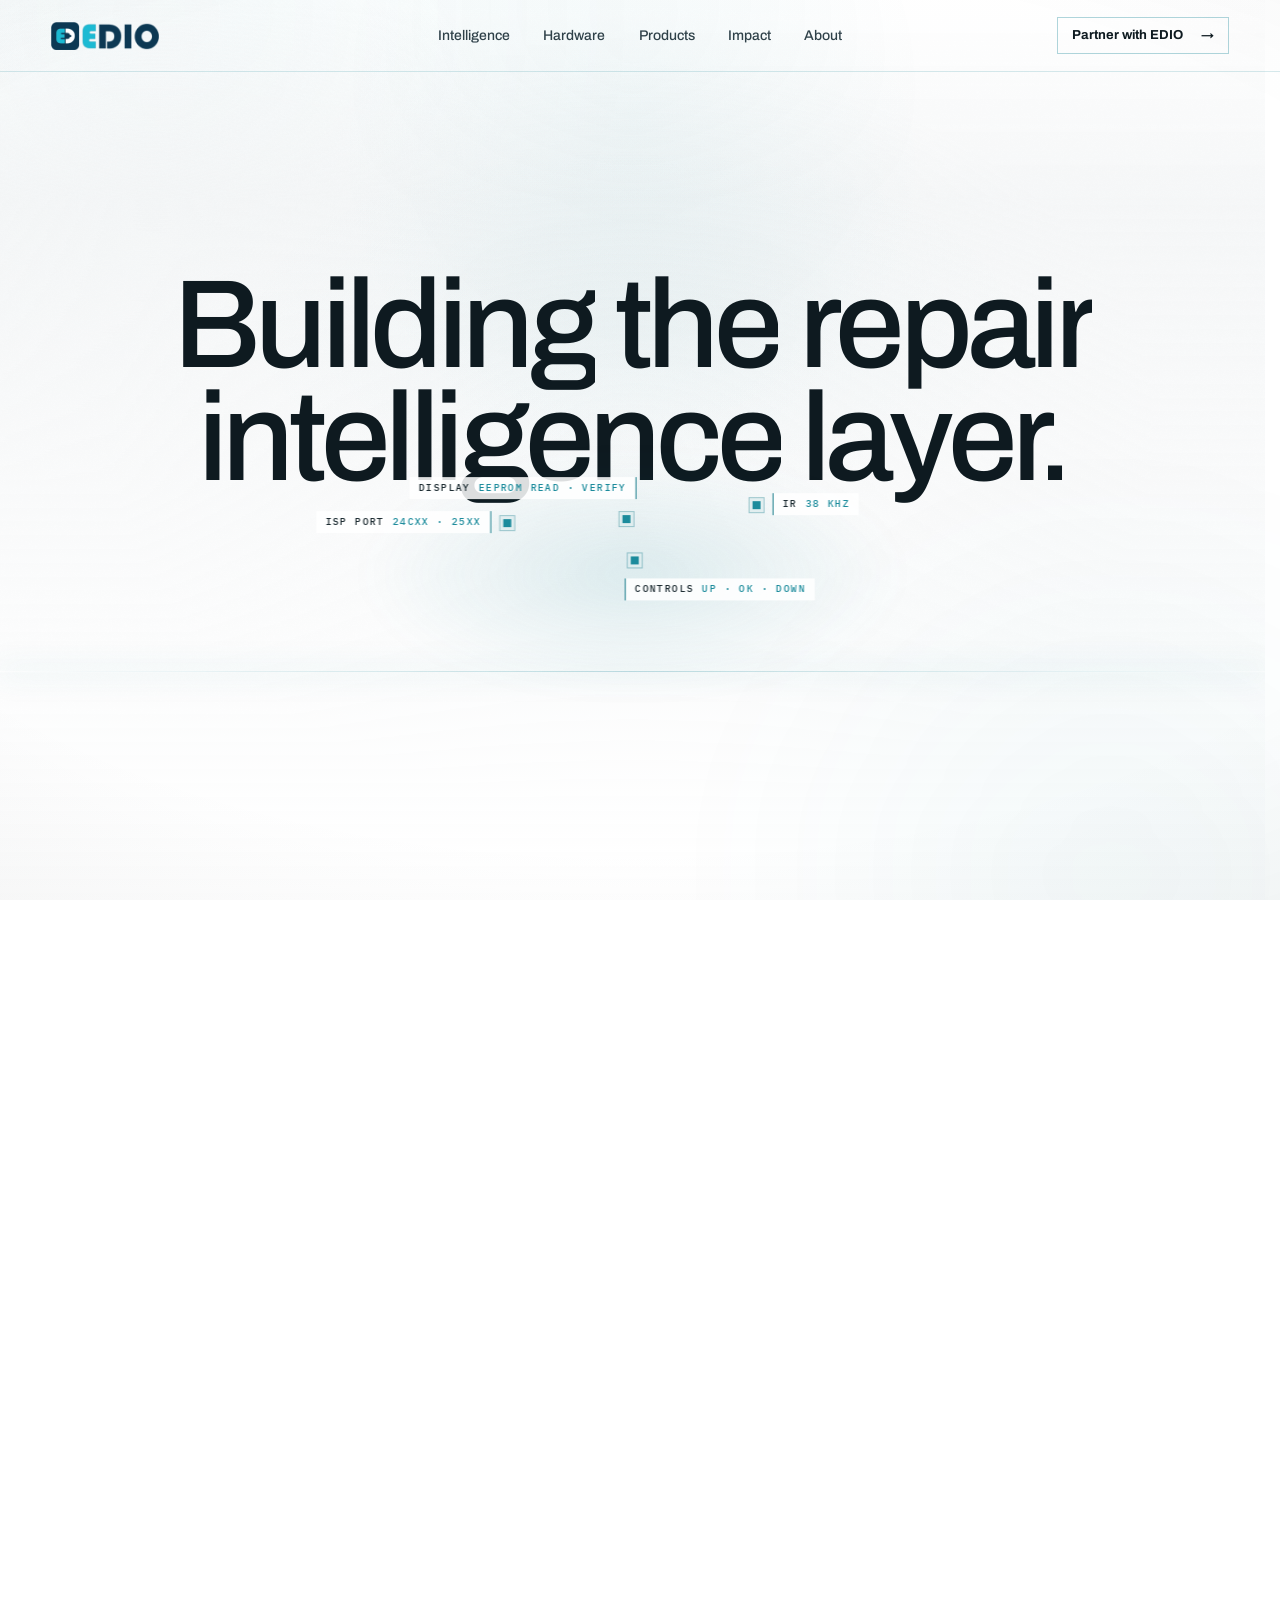
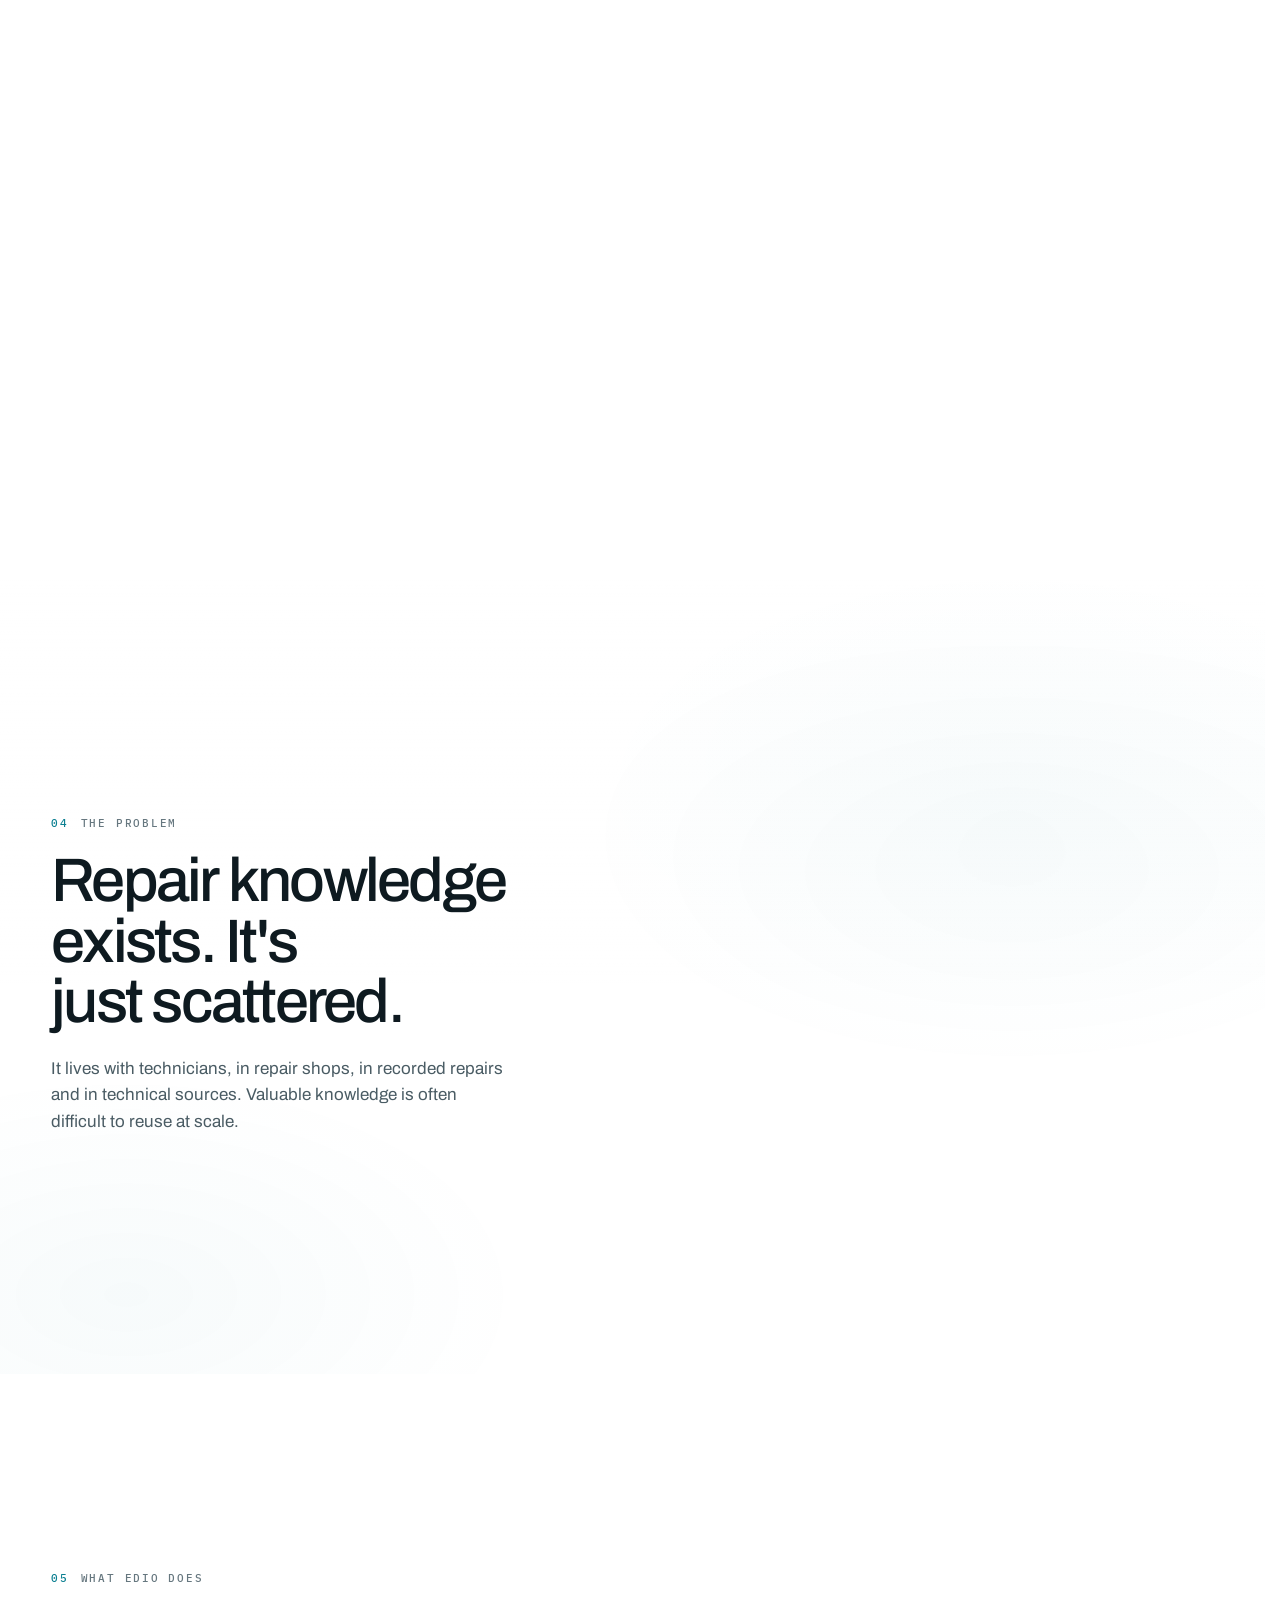
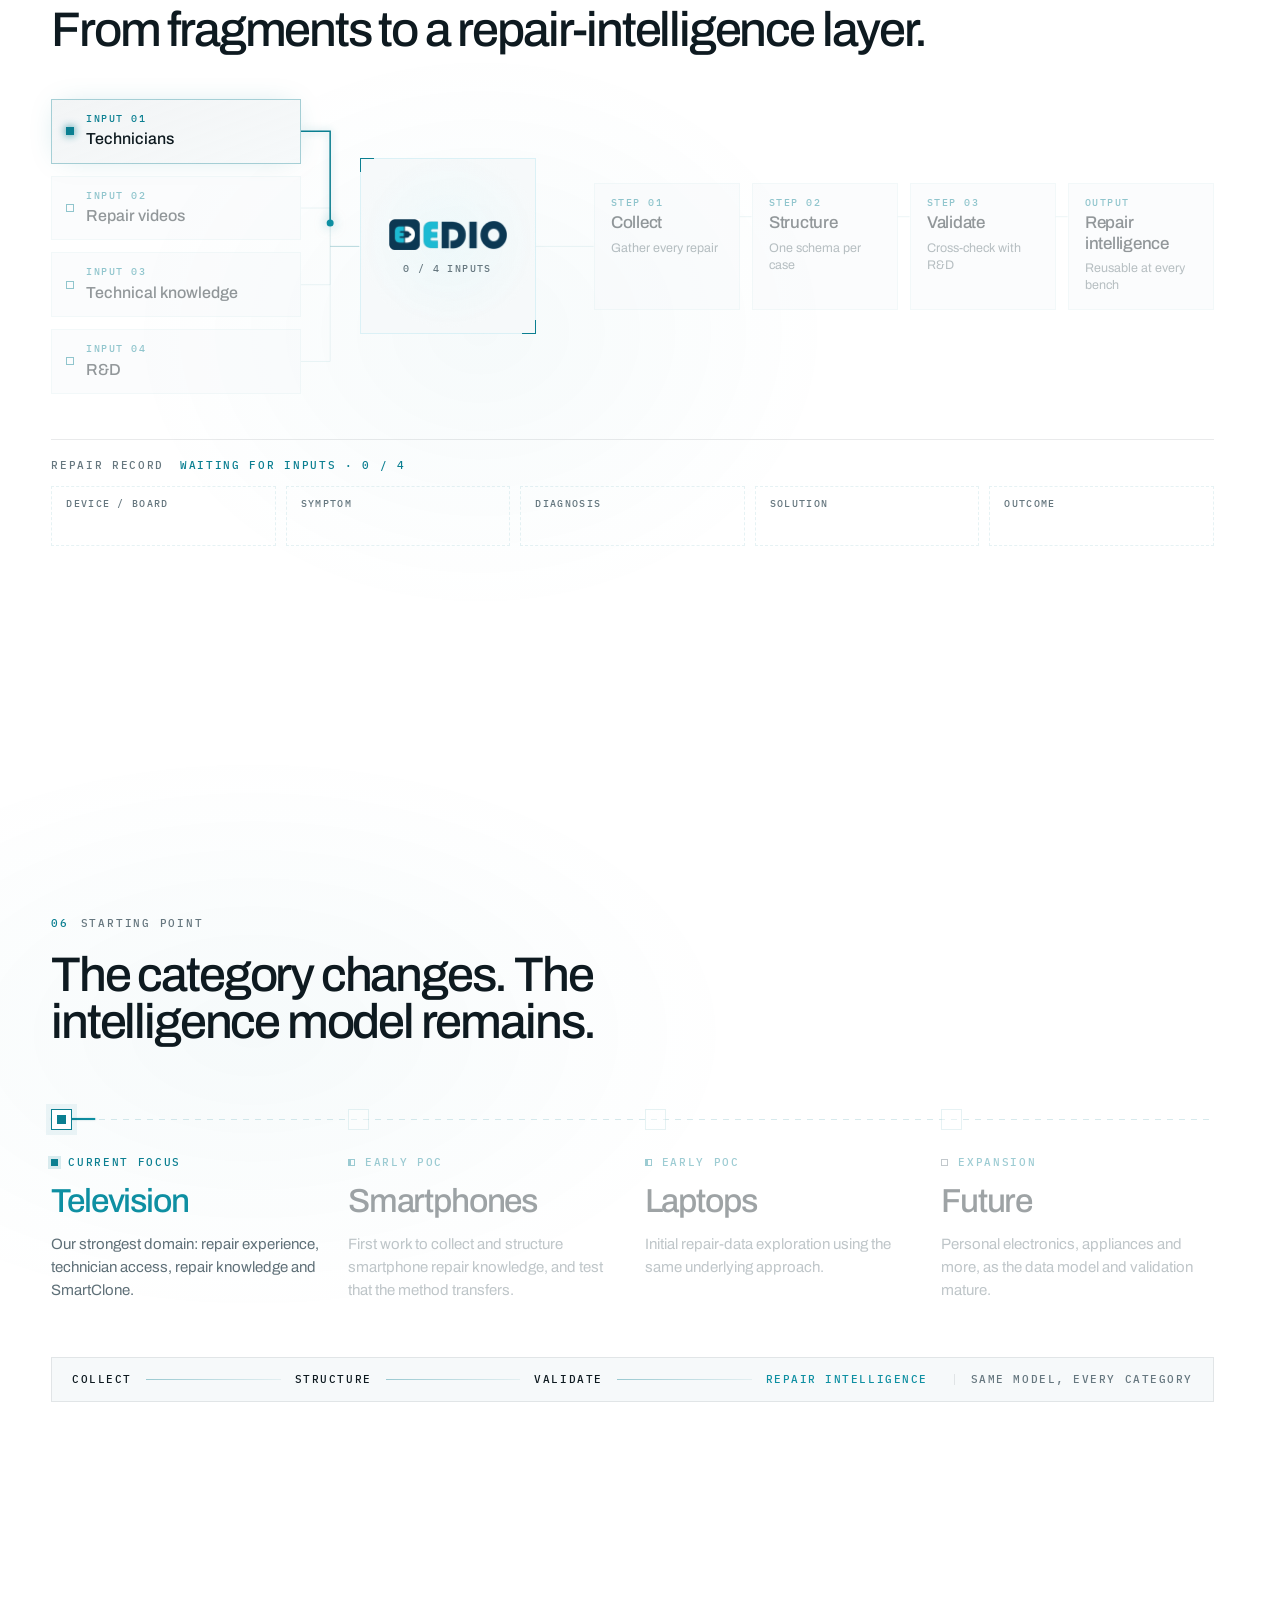
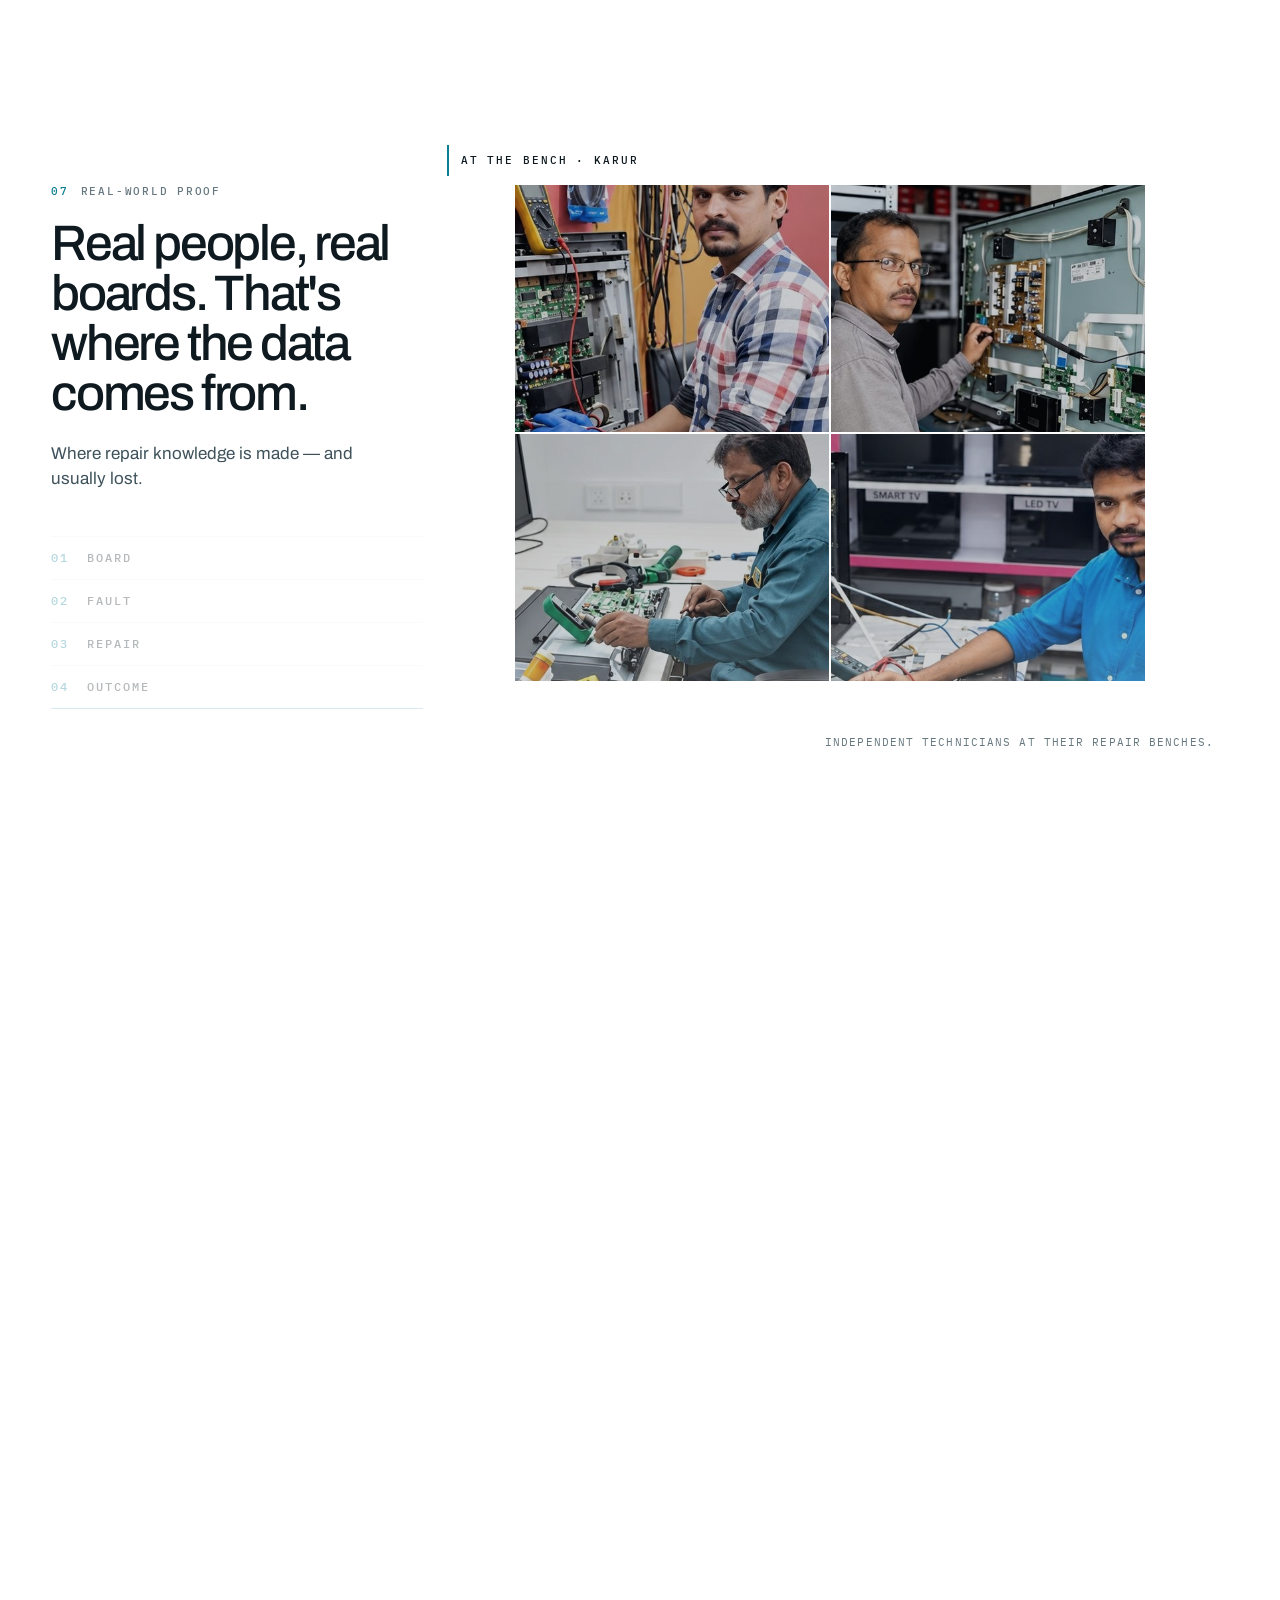
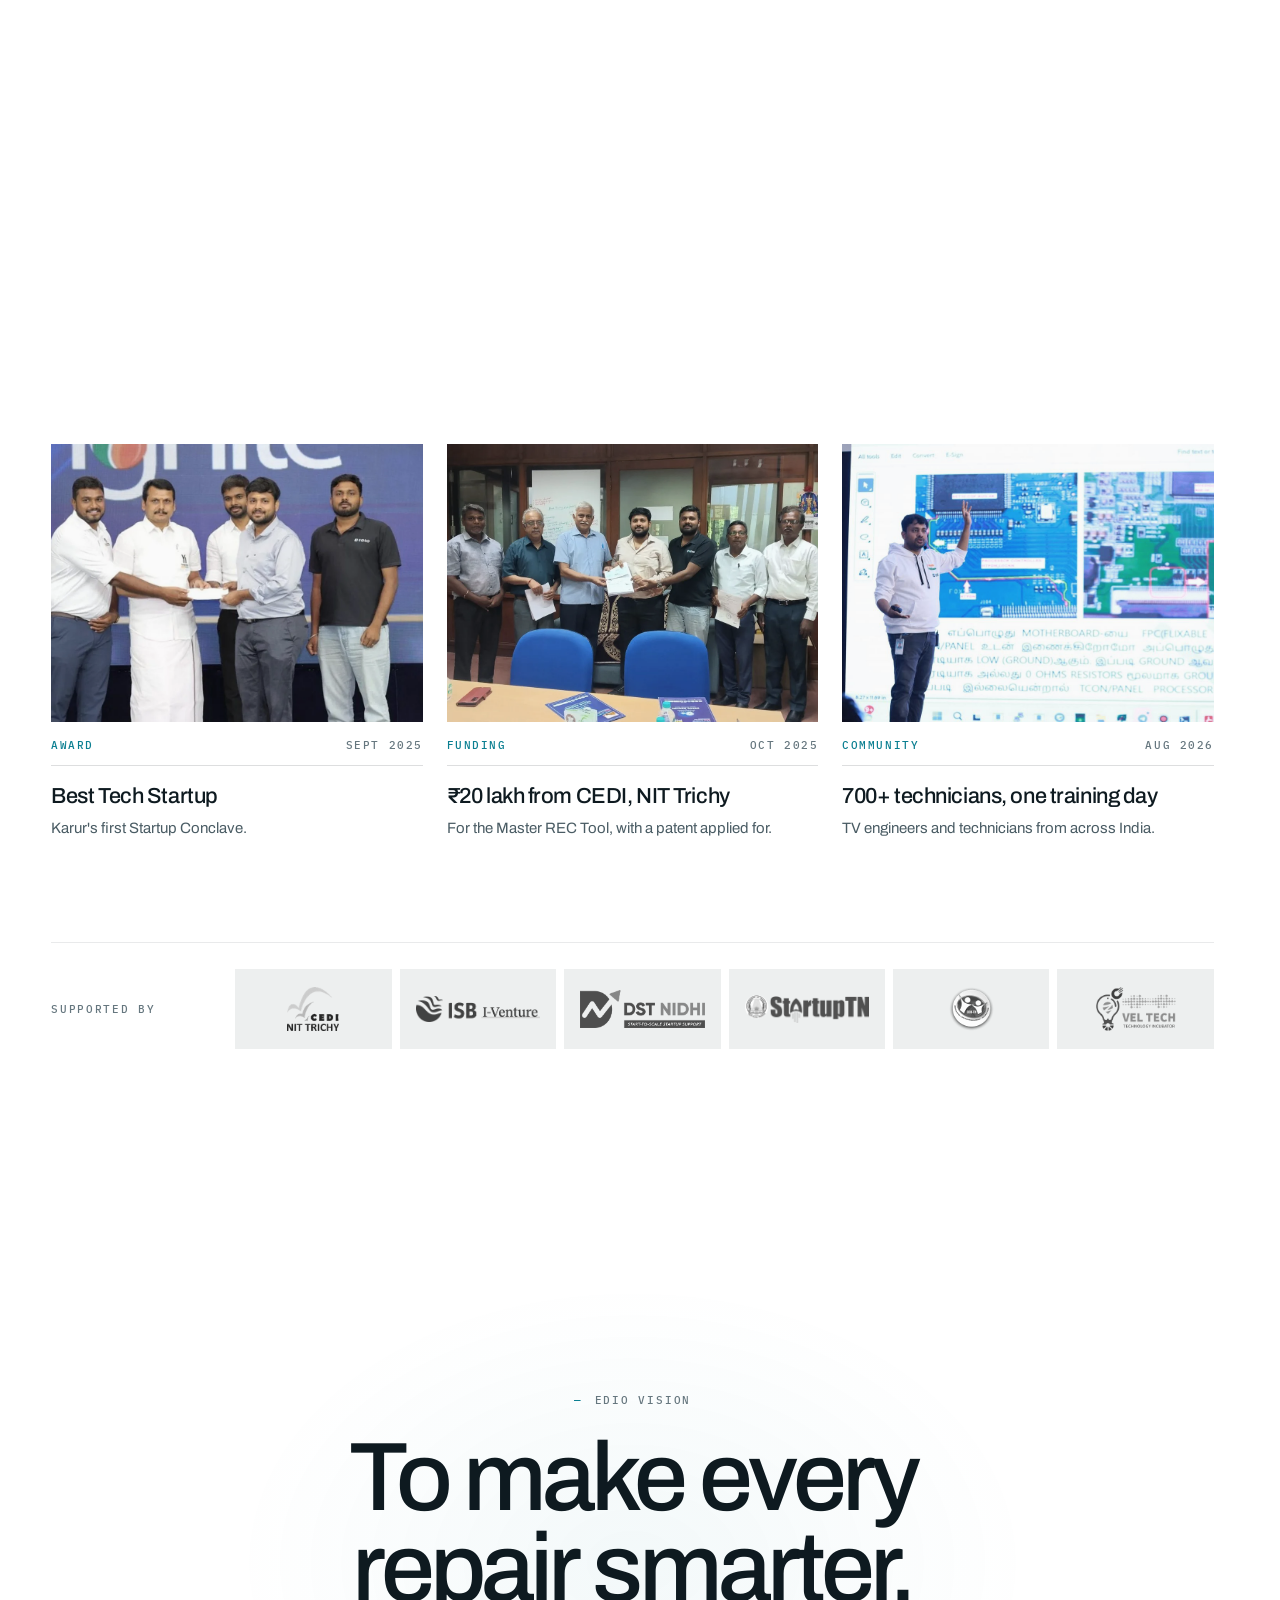
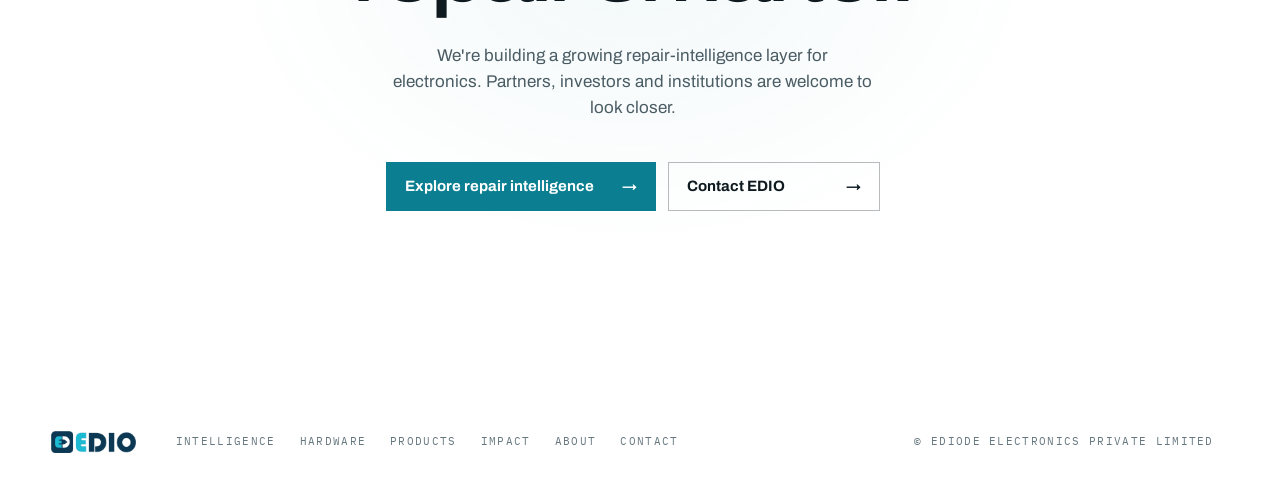
<file: index.html>
<!doctype html>
<html lang="en" class="no-js">
<head>
<meta charset="utf-8">
<meta name="viewport" content="width=device-width, initial-scale=1, viewport-fit=cover">
<title>EDIO — Building the repair intelligence layer</title>
<meta name="description" content="EDIO builds repair hardware and the repair intelligence layer behind it. Every repair, captured and made useful for the next one.">
<link rel="canonical" href="https://edio.in/">
<meta property="og:url" content="https://edio.in/">
<meta property="og:type" content="website">
<meta property="og:site_name" content="EDIO">
<meta property="og:title" content="EDIO — Building the repair intelligence layer">
<meta property="og:description" content="EDIO builds repair hardware and the repair intelligence layer behind it. Every repair, captured and made useful for the next one.">
<meta property="og:image" content="https://edio.in/assets/img/og/edio-share.jpg">
<meta property="og:image:width" content="1200">
<meta property="og:image:height" content="629">
<meta property="og:image:alt" content="A technician repairing a TV mainboard at an electronics bench">
<meta name="twitter:card" content="summary_large_image">
<meta name="theme-color" content="#FFFFFF">
<meta name="robots" content="noindex">
<link rel="icon" href="assets/img/favicon.png">
<link rel="apple-touch-icon" href="assets/img/apple-touch-icon.png">
<link rel="preconnect" href="https://fonts.googleapis.com">
<link rel="preconnect" href="https://fonts.gstatic.com" crossorigin>
<link href="https://fonts.googleapis.com/css2?family=Archivo:wdth,wght@75..125,400..900&family=IBM+Plex+Mono:wght@400;500&display=swap" rel="stylesheet">
<link rel="preload" as="image" href="assets/img/home/smartclone-front.webp">
<link rel="stylesheet" href="assets/css/base.css?v=w1">
<link rel="stylesheet" href="assets/css/home.css?v=w2">
<link rel="stylesheet" href="assets/css/home-sections.css?v=w6">
<script>
  (function (h) {
    h.classList.replace('no-js', 'js');
    // hold the page still from the first frame until the model has rendered and the headline has typed
    // (home.js releases it); a link to a section (#hash) is never held
    if (!location.hash) {
      var keys = { ' ': 1, PageDown: 1, PageUp: 1, ArrowDown: 1, ArrowUp: 1, Home: 1, End: 1 };
      var stop = function (e) { if (e.type !== 'keydown' || keys[e.key]) e.preventDefault(); };
      var opt = { passive: false };
      h.classList.add('is-locked');
      addEventListener('wheel', stop, opt); addEventListener('touchmove', stop, opt); addEventListener('keydown', stop);
      window.__edioUnlock = function () {
        h.classList.remove('is-locked');
        removeEventListener('wheel', stop, opt); removeEventListener('touchmove', stop, opt); removeEventListener('keydown', stop);
        window.__edioUnlock = function () {};
      };
      setTimeout(function () { window.__edioUnlock(); }, 30000);   // failsafe: never leave the page stuck
    }
    // hold the first frame dark until the intro runs; failsafe if scripts never arrive
    if (!matchMedia('(prefers-reduced-motion: reduce)').matches) {
      h.classList.add('is-intro');
      // failsafe for very slow or blocked scripts: show everything as-is and tell the intro not to replay it
      setTimeout(function () {
        if (!h.classList.contains('is-intro')) return;
        window.__introShown = true; h.classList.remove('is-intro');
        var hero = document.querySelector('.hero'); if (hero) hero.classList.add('is-placed');
      }, 30000);
    }
  })(document.documentElement);
</script>
</head>
<body>

<a class="skip" href="#main">Skip to content</a>

<!-- ============ HEADER ============ -->
<header class="site-header" data-header>
  <div class="container header-row">
    <a class="brand" href="index.html" aria-label="EDIO home">
      <img src="assets/img/logo-wordmark.png" alt="EDIO" width="123" height="32">
    </a>
    <nav class="nav" aria-label="Primary">
      <a href="intelligence.html">Intelligence</a>
      <a href="hardware.html">Hardware</a>
      <a href="products.html">Products</a>
      <a href="impact.html">Impact</a>
      <a href="about.html">About</a>
    </nav>
    <a class="btn btn-line header-cta" href="contact.html"><span class="lg">Partner with EDIO</span><span class="sm">Partner</span><i aria-hidden="true">→</i></a>
    <button class="menu-btn" type="button" aria-expanded="false" aria-controls="mobile-nav" data-menu-btn>
      <span class="sr">Menu</span><i></i><i></i>
    </button>
  </div>
  <nav class="mobile-nav" id="mobile-nav" aria-label="Mobile" data-mobile-nav hidden>
    <a href="intelligence.html"><small>01</small>Intelligence</a>
    <a href="hardware.html"><small>02</small>Hardware</a>
    <a href="products.html"><small>03</small>Products</a>
    <a href="impact.html"><small>04</small>Impact</a>
    <a href="about.html"><small>05</small>About</a>
  </nav>
</header>

<main id="main">

<!-- ============ HERO + STORY (one pinned stage around the real SmartClone) ============ -->
<section class="hero" data-hero aria-label="Introduction">

  <!-- stage: spotlight, floor and grain; no photo — the product is the image -->
  <div class="stage" aria-hidden="true">
    <i class="stage-light" data-light></i>
    <i class="stage-floor" data-floor></i>
    <i class="stage-halo"></i>
    <i class="stage-horizon" data-horizon></i>
    <i class="stage-vignette"></i>
    <i class="stage-grain"></i>
  </div>

  <!-- boot line, shown only while the intro runs -->
  <p class="boot" data-boot aria-hidden="true"><span>EDIO / Repair intelligence system</span><span data-boot-status>Initializing…</span></p>

  <div class="container hero-inner">
    <h1 class="hero-title" data-hero-title>
      <span class="ht-line" data-split-line>Building the repair</span>
      <span class="ht-line"><span class="ht-a" data-split-line>intelligence</span> <span class="ht-b" data-split-line>layer.</span></span>
    </h1>

    <!-- EDIO's own SmartClone model (same file as edio.in); the poster is a transparent render of this exact view -->
    <div class="device" data-device>
      <div class="device-rig" data-rig>
      <model-viewer class="device-model" data-model
        src="assets/models/smartclone-3d.glb"
        poster="assets/img/home/smartclone-front.webp"
        alt="SmartClone, EDIO's standalone TV-board programming and diagnostic tool"
        camera-orbit="0deg 62deg 96%" field-of-view="24deg"
        environment-image="neutral" exposure="0.9"
        shadow-intensity="1.2" shadow-softness="0.7"
        interaction-prompt="none" interpolation-decay="1" disable-zoom disable-pan disable-tap
        loading="eager" reveal="auto">
        <!-- part callouts: model-space positions read from the model itself -->
        <div class="hs hs--l" slot="hotspot-isp" data-position="-0.0554m 0.0436m 0.0112m" data-normal="0m 1m 0m" data-hs><i></i><span>ISP port <b>24Cxx · 25xx</b></span></div>
        <div class="hs hs--up hs--l hs--keep" slot="hotspot-display" data-position="-0.0041m 0.0386m -0.0029m" data-normal="0m 1m 0m" data-hs data-hs-display><i></i><span>Display <b>EEPROM read · verify</b></span></div>
        <div class="hs" slot="hotspot-ir" data-position="0.0554m 0.0374m -0.0198m" data-normal="0m 1m 0m" data-hs><i></i><span>IR <b>38 kHz</b></span></div>
        <div class="hs hs--down" slot="hotspot-buttons" data-position="-0.0005m 0.045m 0.0477m" data-normal="0m 1m 0m" data-hs><i></i><span>Controls <b>Up · OK · Down</b></span></div>
      </model-viewer>
      </div>
    </div>

  </div>

  <!-- story overlays: physical repair → captured information → structured data -->
  <div class="story" aria-hidden="true">
    <svg class="leader" data-leader><path d="M0 0" pathLength="1"/></svg>
    <div class="case" data-case>
      <div class="case-head"><span>Repair case</span><span class="case-state">● structured</span></div>
      <dl class="case-rows">
        <div class="case-row"><dt>Device</dt><dd>TV · Sony · 55″</dd></div>
        <div class="case-row"><dt>Symptom</dt><dd>Picture split in two halves</dd></div>
        <div class="case-row"><dt>Measured</dt><dd>T-CON EEPROM · division byte wrong</dd></div>
        <div class="case-row"><dt>Action</dt><dd>Division 1 → 2 · written</dd></div>
        <div class="case-row"><dt>Outcome</dt><dd>Verified by read-back</dd></div>
      </dl>
    </div>
    <div class="dataset" data-dataset></div>
  </div>

  <div class="container captions" id="how">
    <div class="cap" data-cap>
      <p class="kicker"><span>01</span> Physical repair</p>
      <h2>Repair is where intelligence begins.</h2>
      <p>Every repair holds four signals. Today they live in a technician's head or a notebook — and leave with them.</p>
    </div>
    <div class="cap" data-cap>
      <p class="kicker"><span>02</span> Captured information</p>
      <h2>Turn repair work into structured knowledge.</h2>
      <p>The same repair, written down properly: one schema for every case, with units and context on every measurement.</p>
    </div>
    <div class="cap cap--r" data-cap>
      <p class="kicker"><span>03</span> Structured data</p>
      <h2>The same schema, every time.</h2>
      <p>Structured repair cases: symptom, measurement, action, outcome. One case becomes one tile in a growing dataset.</p>
      <p class="fine">Illustrative · repair-case schema in development</p>
    </div>
    <ol class="steps" data-steps aria-hidden="true">
      <li class="is-on"><span>01</span> Physical repair</li>
      <li><span>02</span> Captured</li>
      <li><span>03</span> Structured</li>
    </ol>
  </div>
</section>

<!-- the hero's light, carried behind every section after it: drifting cyan pools, grain and vignette.
     Fixed, so the page reads as one room; the hero paints over it with its own stage. -->
<div class="atmos" aria-hidden="true"><i class="atmos-a"></i><i class="atmos-b"></i><i class="atmos-halo"></i><i class="atmos-vignette"></i><i class="atmos-grain"></i></div>

<!-- ============ 04 THE PROBLEM — knowledge exists, but it is scattered ============ -->
<section class="hs-problem" aria-labelledby="problem-title" data-problem>
  <div class="container hs-problem-grid">
    <div class="hs-problem-copy">
      <p class="kicker" data-rise><span>04</span> The problem</p>
      <h2 class="hs-h2" id="problem-title" data-type>Repair knowledge exists. It's just scattered.</h2>
      <p class="hs-lede" data-type-after>It lives with technicians, in repair shops, in recorded repairs and in technical sources. Valuable knowledge is often difficult to reuse at scale.</p>
    </div>
    <!-- fragments sit apart, as the knowledge does; they arrive one by one and light up under the cursor -->
    <div class="scatter" data-scatter>
      <div class="frag" style="--x:0%;--y:4%;--r:-3deg;--d:0" data-frag tabindex="0"><span>Source 01</span><b>Technicians</b><em>Faults and fixes from day-to-day work</em></div>
      <div class="frag" style="--x:50%;--y:0%;--r:2deg;--d:1" data-frag tabindex="0"><span>Source 02</span><b>Repair shops</b><em>Know-how that stays at one bench</em></div>
      <div class="frag" style="--x:6%;--y:52%;--r:2.5deg;--d:2" data-frag tabindex="0"><span>Source 03</span><b>Recorded repairs</b><em>Diagnostic paths caught on video</em></div>
      <div class="frag" style="--x:54%;--y:48%;--r:-2deg;--d:3" data-frag tabindex="0"><span>Source 04</span><b>Technical sources</b><em>Books and reference material</em></div>
    </div>
  </div>
</section>

<!-- ============ 05 WHAT EDIO DOES — a map that builds itself, one step at a time ============ -->
<section class="hs-flow" aria-labelledby="flow-title" data-flow>
  <div class="flow-sticky">
    <div class="container">
      <div class="hs-head">
        <p class="kicker"><span>05</span> What EDIO does</p>
        <h2 class="hs-h2" id="flow-title" data-type>From fragments to a repair-intelligence layer.</h2>
      </div>

      <div class="map" data-map role="img" aria-label="Technicians, repair videos, technical knowledge and R&amp;D feed into EDIO, which collects, structures and validates them into repair intelligence">
        <svg class="map-wires" data-map-wires aria-hidden="true"></svg>
        <ol class="map-src">
          <li class="node node--src" data-src><i class="node-dot"></i><span class="node-k">Input 01</span><b>Technicians</b></li>
          <li class="node node--src" data-src><i class="node-dot"></i><span class="node-k">Input 02</span><b>Repair videos</b></li>
          <li class="node node--src" data-src><i class="node-dot"></i><span class="node-k">Input 03</span><b>Technical knowledge</b></li>
          <li class="node node--src" data-src><i class="node-dot"></i><span class="node-k">Input 04</span><b>R&amp;D</b></li>
        </ol>
        <div class="map-core" data-core>
          <img src="assets/img/logo-wordmark.png" alt="EDIO" width="500" height="128">
          <span class="core-count" data-core-count>0 / 4 inputs</span>
        </div>
        <ol class="map-stages">
          <li class="node node--stage" data-stage><span class="node-k">Step 01</span><b>Collect</b><em data-stage-note>Gather every repair</em></li>
          <li class="node node--stage" data-stage><span class="node-k">Step 02</span><b>Structure</b><em data-stage-note>One schema per case</em></li>
          <li class="node node--stage" data-stage><span class="node-k">Step 03</span><b>Validate</b><em data-stage-note>Cross-check with R&amp;D</em></li>
          <li class="node node--out" data-stage><span class="node-k">Output</span><b>Repair intelligence</b><em data-stage-note>Reusable at every bench</em></li>
        </ol>
      </div>

      <!-- the record the map produces, filling in as the stages run -->
      <div class="rec-live" data-rec aria-hidden="true">
        <p class="rec-live-k">Repair record <span data-rec-state>waiting for inputs</span></p>
        <ol>
          <li data-field><span>Device / board</span><b>TV mainboard</b></li>
          <li data-field><span>Symptom</span><b>Picture split in two</b></li>
          <li data-field><span>Diagnosis</span><b>T-CON division byte</b></li>
          <li data-field><span>Solution</span><b>Division 1 → 2</b></li>
          <li data-field><span>Outcome</span><b>Verified</b></li>
        </ol>
      </div>
    </div>
  </div>
</section>

<!-- ============ 06 STARTING POINT — a timeline across categories ============ -->
<section class="hs-cats" aria-labelledby="cats-title" data-cats>
  <div class="cats-sticky">
    <div class="container">
      <div class="hs-head">
        <p class="kicker"><span>06</span> Starting point</p>
        <h2 class="hs-h2" id="cats-title" data-type>The category changes. The intelligence model remains.</h2>
      </div>
      <div class="tl" data-tl>
        <div class="tl-rail" aria-hidden="true"><i data-tl-fill></i></div>
        <ol class="tl-list">
          <li class="tl-item tl-item--now" data-tl-item>
            <button class="tl-node" type="button" data-tl-node aria-label="Television"><i></i></button>
            <p class="tl-stage"><i class="led"></i>Current focus</p>
            <h3>Television</h3>
            <p class="tl-d">Our strongest domain: repair experience, technician access, repair knowledge and SmartClone.</p>
          </li>
          <li class="tl-item" data-tl-item>
            <button class="tl-node" type="button" data-tl-node aria-label="Smartphones"><i></i></button>
            <p class="tl-stage"><i class="led led--half"></i>Early POC</p>
            <h3>Smartphones</h3>
            <p class="tl-d">First work to collect and structure smartphone repair knowledge, and test that the method transfers.</p>
          </li>
          <li class="tl-item" data-tl-item>
            <button class="tl-node" type="button" data-tl-node aria-label="Laptops"><i></i></button>
            <p class="tl-stage"><i class="led led--half"></i>Early POC</p>
            <h3>Laptops</h3>
            <p class="tl-d">Initial repair-data exploration using the same underlying approach.</p>
          </li>
          <li class="tl-item tl-item--next" data-tl-item>
            <button class="tl-node" type="button" data-tl-node aria-label="Future"><i></i></button>
            <p class="tl-stage"><i class="led led--off"></i>Expansion</p>
            <h3>Future</h3>
            <p class="tl-d">Personal electronics, appliances and more, as the data model and validation mature.</p>
          </li>
        </ol>
      </div>
      <div class="cats-model"><span>Collect</span><i></i><span>Structure</span><i></i><span>Validate</span><i></i><span>Repair intelligence</span><em>Same model, every category</em></div>
    </div>
  </div>
</section>

<!-- ============ SECTION 2: AT THE BENCH ============ -->
<section class="bench" id="bench" data-bench>
  <div class="container bench-grid">
    <div class="bench-copy">
      <p class="kicker kicker--light"><span>07</span> Real-world proof</p>
      <h2 class="bench-title" data-type>Real people, real boards. That's where the data comes from.</h2>
      <p class="bench-sub">Where repair knowledge is made — and usually lost.</p>

      <ol class="index" data-index>
        <li><span>01</span>Board</li>
        <li><span>02</span>Fault</li>
        <li><span>03</span>Repair</li>
        <li><span>04</span>Outcome</li>
      </ol>
    </div>

    <figure class="bench-figure" data-bench-frame>
      <!-- one 1254² collage, cropped per quadrant. data-q = source crop "x y w h", data-f = focal point inside it;
           annotation coords are % of the full image so every panel shares one coordinate space -->
      <div class="bench-media" data-bench-media role="img" aria-label="Independent technicians at their repair benches">
        <div class="panel" data-panel data-q="16 12 588 590" data-f=".5 .45">
          <div class="plate" data-panel-plate>
            <img src="assets/img/repair-people.jpg" alt="" width="1254" height="1254" loading="lazy">
            <svg class="anno-lines" viewBox="0 0 1254 1254" preserveAspectRatio="none" aria-hidden="true"><path data-anno-line d="M170 330 V262 H246" pathLength="1"/></svg>
            <div class="anno" data-anno style="left:13.56%;top:26.32%"><i class="mk-dot"></i><i class="mk-ring"></i></div>
            <span class="anno-label" data-anno-label style="left:19.62%;top:20.89%">01 Board</span>
          </div>
        </div>
        <div class="panel" data-panel data-q="650 12 590 590" data-f=".5 .4">
          <div class="plate" data-panel-plate>
            <img src="assets/img/repair-people.jpg" alt="" width="1254" height="1254" loading="lazy">
            <svg class="anno-lines" viewBox="0 0 1254 1254" preserveAspectRatio="none" aria-hidden="true"><path data-anno-line d="M905 300 V232 H980" pathLength="1"/></svg>
            <div class="anno" data-anno style="left:72.17%;top:23.92%"><i class="mk-dot"></i><i class="mk-ring"></i></div>
            <span class="anno-label" data-anno-label style="left:78.15%;top:18.5%">02 Fault</span>
          </div>
        </div>
        <div class="panel" data-panel data-q="16 642 588 590" data-f=".5 .45">
          <div class="plate" data-panel-plate>
            <img src="assets/img/repair-people.jpg" alt="" width="1254" height="1254" loading="lazy">
            <svg class="anno-lines" viewBox="0 0 1254 1254" preserveAspectRatio="none" aria-hidden="true"><path data-anno-line d="M268 955 V884 H344" pathLength="1"/></svg>
            <div class="anno" data-anno style="left:21.37%;top:76.16%"><i class="mk-dot"></i><i class="mk-ring"></i></div>
            <span class="anno-label" data-anno-label style="left:27.43%;top:70.49%">03 Repair</span>
          </div>
        </div>
        <div class="panel" data-panel data-q="650 642 590 590" data-f=".5 .42">
          <div class="plate" data-panel-plate>
            <img src="assets/img/repair-people.jpg" alt="" width="1254" height="1254" loading="lazy">
            <svg class="anno-lines" viewBox="0 0 1254 1254" preserveAspectRatio="none" aria-hidden="true"><path data-anno-line d="M712 1068 V988 H788" pathLength="1"/></svg>
            <div class="anno" data-anno style="left:56.78%;top:85.17%"><i class="mk-dot"></i><i class="mk-ring"></i></div>
            <span class="anno-label" data-anno-label style="left:62.84%;top:78.79%">04 Outcome</span>
          </div>
        </div>
        <div class="bench-tint" aria-hidden="true"></div>
      </div>
      <span class="bench-tag">At the bench · Karur</span>
      <figcaption>Independent technicians at their repair benches.</figcaption>
    </figure>
  </div>
</section>

<!-- ============ 08b MILESTONES — verified only ============ -->
<section class="hs-proof" aria-labelledby="proof-title">
  <div class="container">
    <h2 class="sr" id="proof-title">Milestones</h2>
    <ol class="miles" data-rise-stagger>
      <li class="mile" data-rise>
        <div class="mile-media"><img src="assets/img/about/karur-conclave.webp" alt="Best Tech Startup award at Karur's first Startup Conclave" width="960" height="720" loading="lazy"></div>
        <p class="mile-meta"><span>Award</span><time datetime="2025-09">Sept 2025</time></p>
        <h3>Best Tech Startup</h3>
        <p>Karur's first Startup Conclave.</p>
      </li>
      <li class="mile" data-rise>
        <div class="mile-media"><img src="assets/img/about/cedi-funding.webp" alt="CEDI NIT Trichy funding handover" width="1040" height="780" loading="lazy"></div>
        <p class="mile-meta"><span>Funding</span><time datetime="2025-10">Oct 2025</time></p>
        <h3>₹20 lakh from CEDI, NIT Trichy</h3>
        <p>For the Master REC Tool, with a patent applied for.</p>
      </li>
      <li class="mile" data-rise>
        <div class="mile-media"><img src="assets/img/training-day.jpg" alt="Technician training day" width="960" height="720" loading="lazy"></div>
        <p class="mile-meta"><span>Community</span><time datetime="2026-08">Aug 2026</time></p>
        <h3>700+ technicians, one training day</h3>
        <p>TV engineers and technicians from across India.</p>
      </li>
    </ol>
    <div class="supporters" data-rise>
      <p>Supported by</p>
      <ul>
        <li><img src="assets/img/about/partners/p-cedi.webp" alt="CEDI NIT Trichy" width="142" height="120" loading="lazy"></li>
        <li><img src="assets/img/about/partners/p-isb.webp" alt="ISB iVenture" width="590" height="120" loading="lazy"></li>
        <li><img src="assets/img/about/partners/p-nidhi.webp" alt="DST NIDHI" width="399" height="120" loading="lazy"></li>
        <li><img src="assets/img/about/partners/p-startuptn.webp" alt="StartupTN" width="520" height="116" loading="lazy"></li>
        <li><img src="assets/img/about/partners/p-edii.webp" alt="EDII TN" width="122" height="120" loading="lazy"></li>
        <li><img src="assets/img/about/partners/p-veltech.webp" alt="Veltech TBI" width="218" height="120" loading="lazy"></li>
      </ul>
    </div>
  </div>
</section>

<!-- ============ 09 CLOSING VISION ============ -->
<section class="hs-vision" aria-labelledby="vision-title" data-vision>
  <!-- a slowly turning globe of points, links and repair photos behind the words (vision-fx.js) -->
  <canvas class="vision-fx" data-vision-fx aria-hidden="true"></canvas>
  <div class="container hs-vision-inner">
    <p class="kicker" data-rise><span>—</span> EDIO vision</p>
    <h2 class="hs-vision-title" id="vision-title" data-type>To make every repair smarter.</h2>
    <p class="hs-vision-sub" data-rise>We're building a growing repair-intelligence layer for electronics. Partners, investors and institutions are welcome to look closer.</p>
    <div class="hs-vision-cta" data-rise>
      <a class="btn btn-solid" href="intelligence.html">Explore repair intelligence <i aria-hidden="true">→</i></a>
      <a class="btn btn-line" href="contact.html">Contact EDIO <i aria-hidden="true">→</i></a>
    </div>
  </div>
</section>

</main>

<footer class="site-footer">
  <div class="container footer-row">
    <img src="assets/img/logo-wordmark.png" alt="EDIO" width="92" height="24">
    <nav aria-label="Footer">
      <a href="intelligence.html">Intelligence</a>
      <a href="hardware.html">Hardware</a>
      <a href="products.html">Products</a>
      <a href="impact.html">Impact</a>
      <a href="about.html">About</a>
      <a href="contact.html">Contact</a>
    </nav>
    <p>© Ediode Electronics Private Limited</p>
  </div>
</footer>

<script src="assets/js/vendor/gsap.min.js" defer></script>
<script src="assets/js/vendor/ScrollTrigger.min.js" defer></script>
<script src="assets/js/site.js" defer></script>
<script src="assets/js/home.js?v=20260930c" defer></script>
<script src="assets/js/home-sections.js?v=w3" defer></script>
<script src="assets/js/vision-fx.js?v=13" defer></script>
<script type="module" src="assets/js/vendor/model-viewer.min.js"></script>
</body>
</html>
</file>
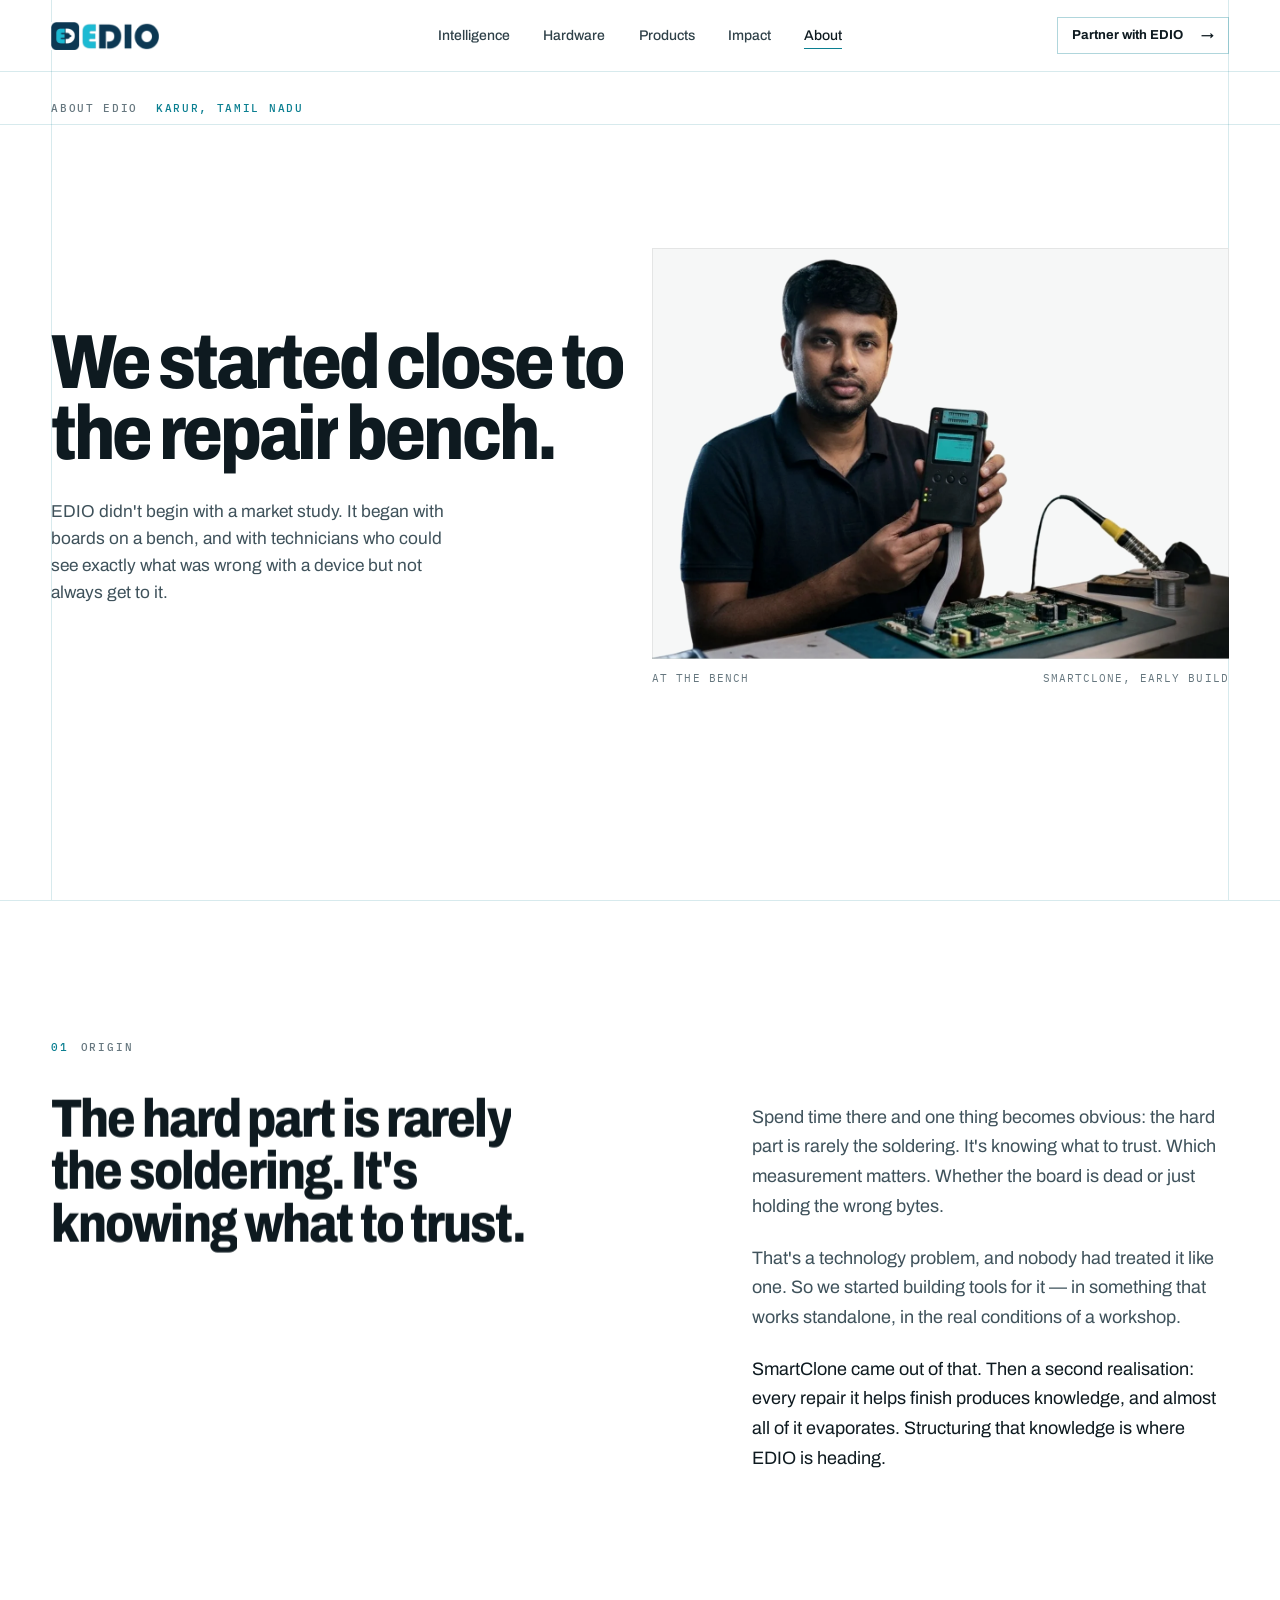
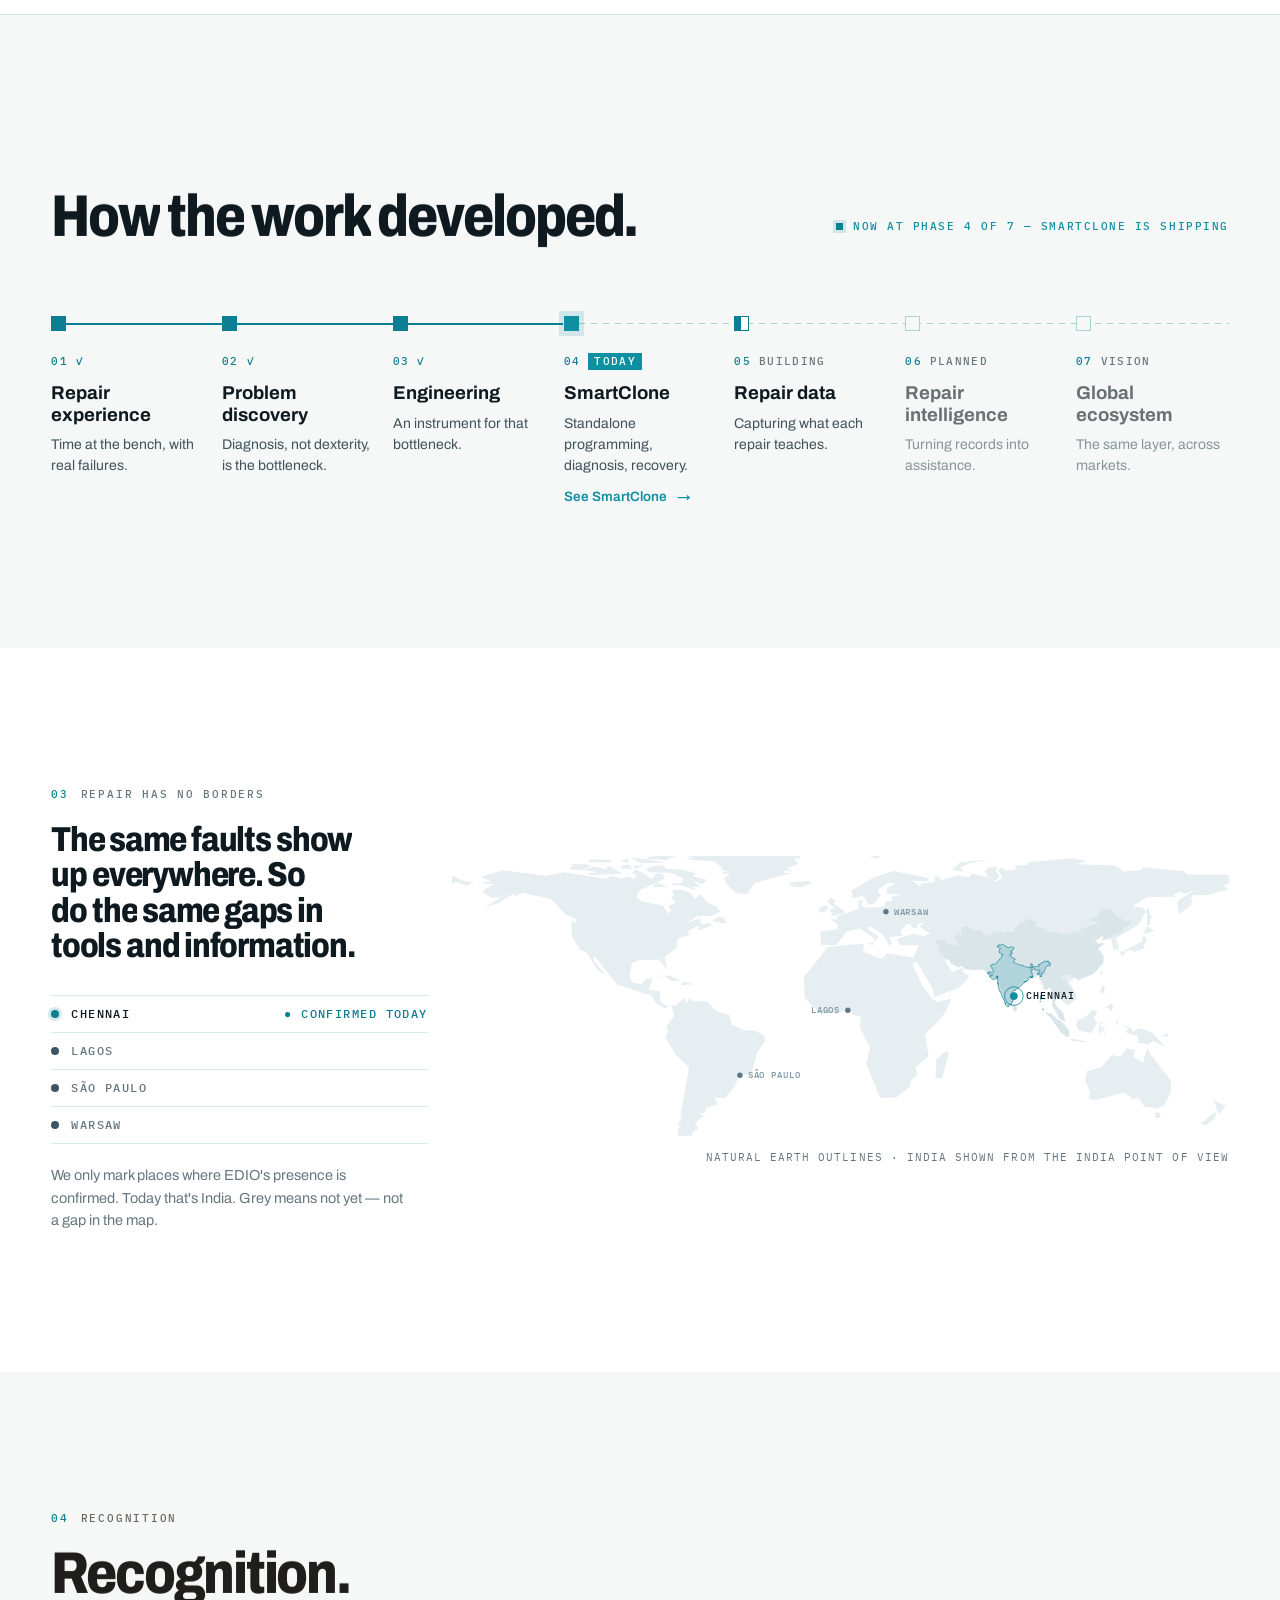
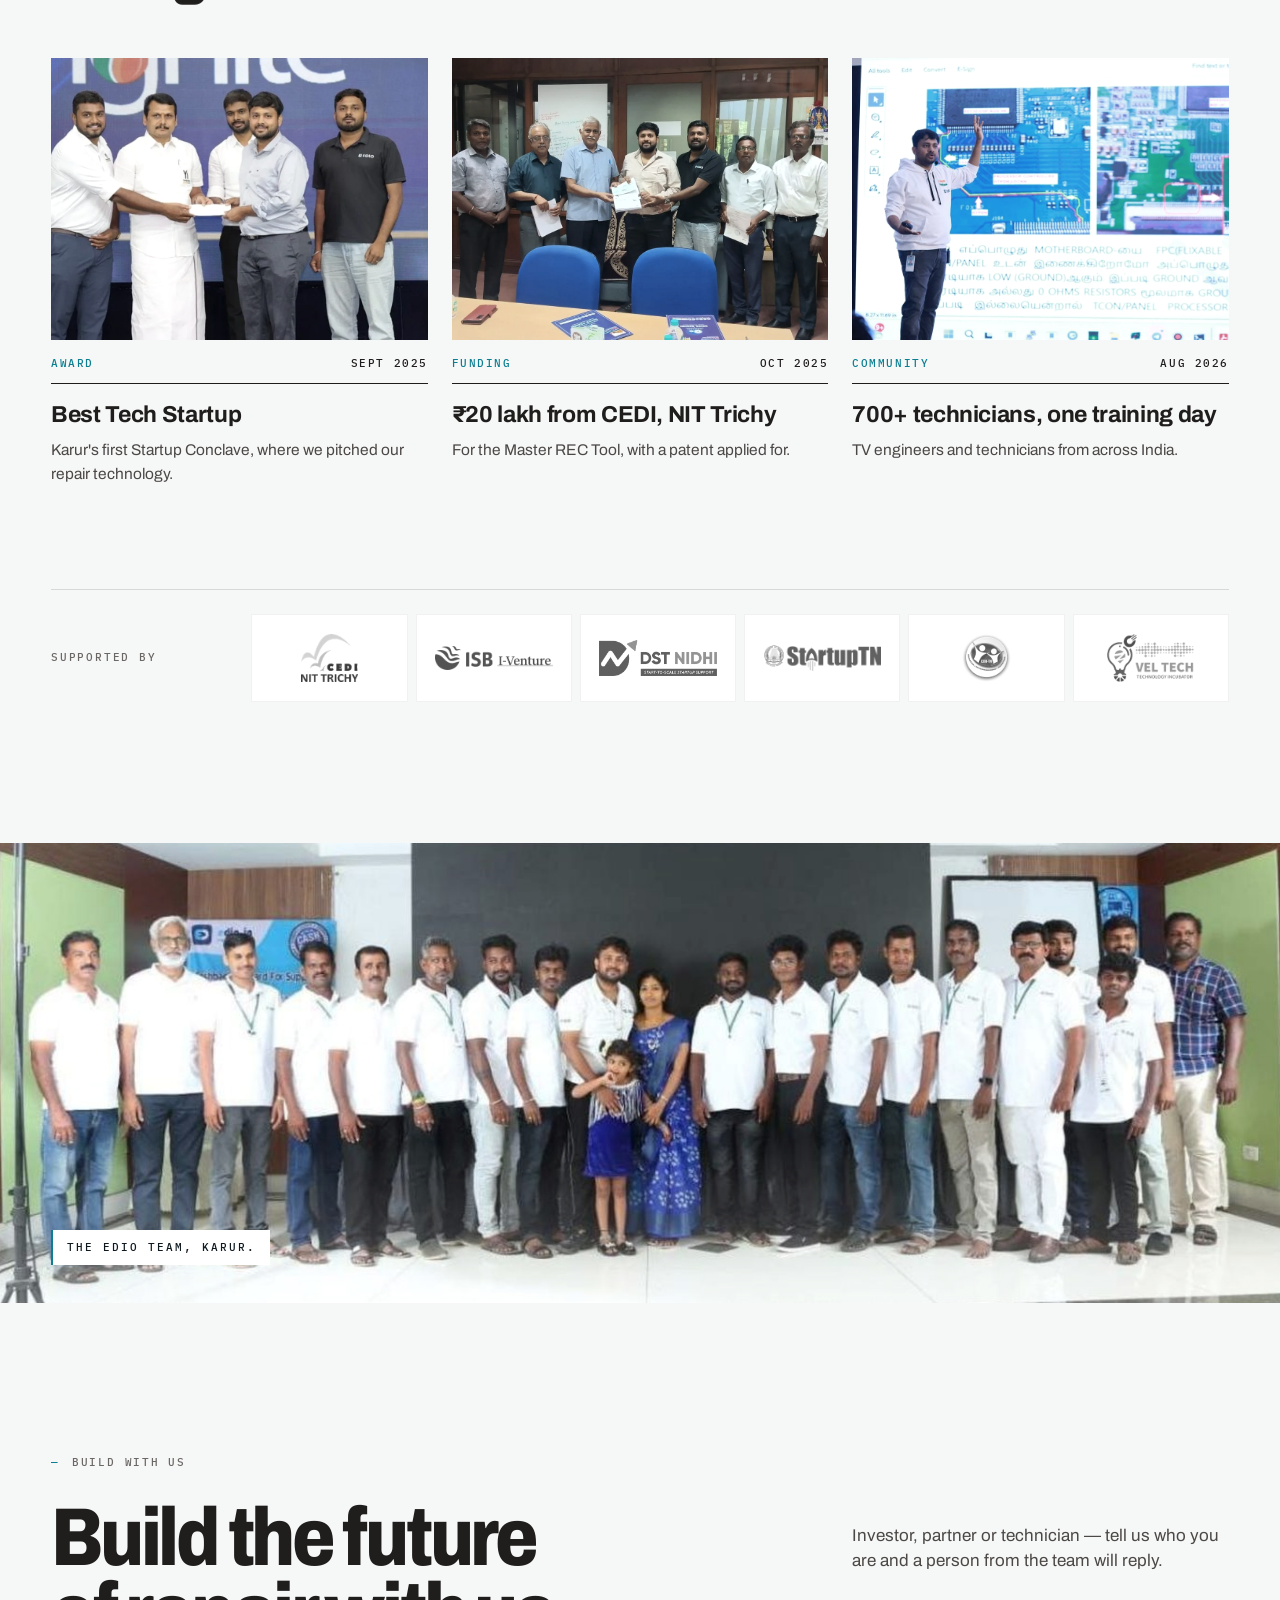
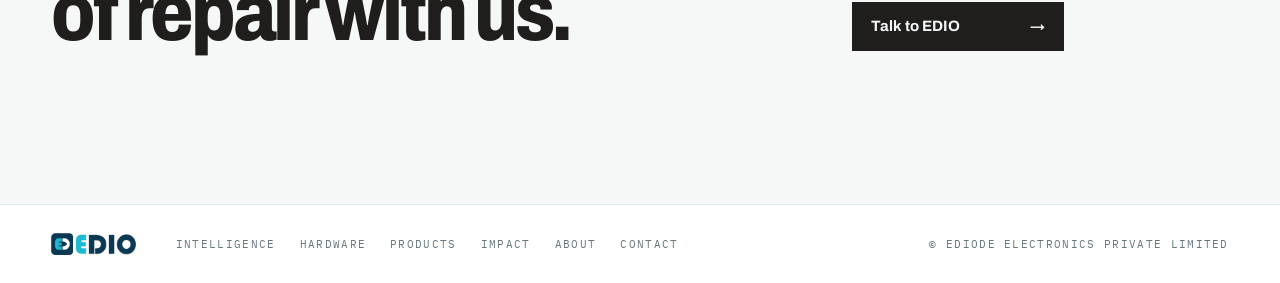
<file: about.html>
<!doctype html>
<html lang="en" class="no-js">
<head>
<meta charset="utf-8">
<meta name="viewport" content="width=device-width, initial-scale=1, viewport-fit=cover">
<title>About EDIO — We started close to the repair bench</title>
<meta name="description" content="EDIO began with boards on a bench and technicians who could see what was wrong but not always get to it. SmartClone came out of that; structuring repair knowledge is where EDIO is heading.">
<link rel="canonical" href="https://edio.in/about.html">
<meta property="og:url" content="https://edio.in/about.html">
<meta property="og:type" content="website">
<meta property="og:site_name" content="EDIO">
<meta property="og:title" content="About EDIO — We started close to the repair bench">
<meta property="og:description" content="EDIO began with boards on a bench and technicians who could see what was wrong but not always get to it. SmartClone came out of that; structuring repair knowledge is where EDIO is heading.">
<meta property="og:image" content="https://edio.in/assets/img/og/edio-share.jpg">
<meta property="og:image:width" content="1200">
<meta property="og:image:height" content="629">
<meta property="og:image:alt" content="A technician repairing a TV mainboard at an electronics bench">
<meta name="twitter:card" content="summary_large_image">
<meta name="theme-color" content="#FFFFFF">
<meta name="robots" content="noindex">
<link rel="icon" href="assets/img/favicon.png">
<link rel="apple-touch-icon" href="assets/img/apple-touch-icon.png">
<link rel="preconnect" href="https://fonts.googleapis.com">
<link rel="preconnect" href="https://fonts.gstatic.com" crossorigin>
<link href="https://fonts.googleapis.com/css2?family=Archivo:wdth,wght@75..125,400..900&family=IBM+Plex+Mono:wght@400;500&display=swap" rel="stylesheet">
<link rel="preload" as="image" href="assets/img/about/founder-bench.webp">
<link rel="stylesheet" href="assets/css/base.css?v=w1">
<link rel="stylesheet" href="assets/css/about.css?v=w1">
<script>
  (function (h) {
    h.classList.replace('no-js', 'js');
    if (!matchMedia('(prefers-reduced-motion: reduce)').matches) {
      h.classList.add('is-intro');
      setTimeout(function () { h.classList.remove('is-intro'); }, 4000);
    }
  })(document.documentElement);
</script>
</head>
<body>

<a class="skip" href="#main">Skip to content</a>

<!-- ============ HEADER ============ -->
<header class="site-header" data-header>
  <div class="container header-row">
    <a class="brand" href="index.html" aria-label="EDIO home">
      <img src="assets/img/logo-wordmark.png" alt="EDIO" width="123" height="32">
    </a>
    <nav class="nav" aria-label="Primary">
      <a href="intelligence.html">Intelligence</a>
      <a href="hardware.html">Hardware</a>
      <a href="products.html">Products</a>
      <a href="impact.html">Impact</a>
      <a href="about.html" aria-current="page">About</a>
    </nav>
    <a class="btn btn-line header-cta" href="contact.html"><span class="lg">Partner with EDIO</span><span class="sm">Partner</span><i aria-hidden="true">→</i></a>
    <button class="menu-btn" type="button" aria-expanded="false" aria-controls="mobile-nav" data-menu-btn>
      <span class="sr">Menu</span><i></i><i></i>
    </button>
  </div>
  <nav class="mobile-nav" id="mobile-nav" aria-label="Mobile" data-mobile-nav hidden>
    <a href="intelligence.html"><small>01</small>Intelligence</a>
    <a href="hardware.html"><small>02</small>Hardware</a>
    <a href="products.html"><small>03</small>Products</a>
    <a href="impact.html"><small>04</small>Impact</a>
    <a href="about.html" aria-current="page"><small>05</small>About</a>
  </nav>
</header>

<main id="main">

<!-- ============ HERO ============ -->
<section class="ab-hero">
  <div class="ab-lines" aria-hidden="true"><i class="al al-h"></i><i class="al al-v al-v1"></i><i class="al al-v al-v2"></i></div>
  <div class="container ab-hero-grid">
    <p class="sys" data-ab-fade><span class="sys-a">About EDIO</span><span class="sys-b">Karur, Tamil Nadu</span></p>
    <div class="ab-copy">
      <h1 class="ab-title display" data-split>We started close to the repair bench.</h1>
      <p class="ab-sub" data-ab-fade>EDIO didn't begin with a market study. It began with boards on a bench, and with technicians who could see exactly what was wrong with a device but not always get to it.</p>
    </div>
    <figure class="portrait" data-portrait>
      <div class="portrait-plate"><img src="assets/img/about/founder-bench.webp" alt="EDIO founder with SmartClone at a repair bench" width="1300" height="925" fetchpriority="high" data-portrait-img></div>
      <figcaption><span>At the bench</span><span>SmartClone, early build</span></figcaption>
    </figure>
  </div>
</section>

<!-- ============ STORY ============ -->
<section class="story">
  <div class="container story-grid">
    <p class="kicker" data-rise><span>01</span> Origin</p>
    <blockquote class="pull display" data-split>The hard part is rarely the soldering. It's knowing what to trust.</blockquote>
    <div class="story-text" data-rise-stagger>
      <p data-rise>Spend time there and one thing becomes obvious: the hard part is rarely the soldering. It's knowing what to trust. Which measurement matters. Whether the board is dead or just holding the wrong bytes.</p>
      <p data-rise>That's a technology problem, and nobody had treated it like one. So we started building tools for it — in something that works standalone, in the real conditions of a workshop.</p>
      <p data-rise>SmartClone came out of that. Then a second realisation: every repair it helps finish produces knowledge, and almost all of it evaporates. Structuring that knowledge is where EDIO is heading.</p>
    </div>
  </div>
</section>

<!-- ============ TIMELINE ============ -->
<section class="phases" data-phases>
  <div class="container">
    <div class="phases-head">
      <p class="kicker" data-rise><span>02</span> Timeline</p>
      <h2 class="phases-title display" data-split>How the work developed.</h2>
      <p class="phases-now" data-rise><i class="led" aria-hidden="true"></i>Now at phase 4 of 7 — SmartClone is shipping</p>
    </div>

    <div class="track" data-track>
      <div class="track-line" aria-hidden="true"><i data-track-fill></i></div>
      <ol class="phase-list">
        <li class="ph ph--done"><span class="ph-n">01 <b>✓</b></span><h3>Repair experience</h3><p>Time at the bench, with real failures.</p></li>
        <li class="ph ph--done"><span class="ph-n">02 <b>✓</b></span><h3>Problem discovery</h3><p>Diagnosis, not dexterity, is the bottleneck.</p></li>
        <li class="ph ph--done"><span class="ph-n">03 <b>✓</b></span><h3>Engineering</h3><p>An instrument for that bottleneck.</p></li>
        <li class="ph ph--now" aria-current="step"><span class="ph-n">04 <b>Today</b></span><h3>SmartClone</h3><p>Standalone programming, diagnosis, recovery.</p><a class="ph-link" href="hardware.html">See SmartClone <i aria-hidden="true">→</i></a></li>
        <li class="ph ph--next"><span class="ph-n">05 <b>Building</b></span><h3>Repair data</h3><p>Capturing what each repair teaches.</p></li>
        <li class="ph ph--later"><span class="ph-n">06 <b>Planned</b></span><h3>Repair intelligence</h3><p>Turning records into assistance.</p></li>
        <li class="ph ph--later"><span class="ph-n">07 <b>Vision</b></span><h3>Global ecosystem</h3><p>The same layer, across markets.</p></li>
      </ol>
    </div>
  </div>
</section>

<!-- ============ NO BORDERS ============ -->
<section class="borders">
  <div class="container borders-grid">
    <div class="borders-copy">
      <p class="kicker" data-rise><span>03</span> Repair has no borders</p>
      <h2 class="borders-title display" data-split>The same faults show up everywhere. So do the same gaps in tools and information.</h2>
      <ul class="legend" data-rise>
        <li class="lg-on"><i></i>Chennai <b>● Confirmed today</b></li>
        <li><i></i>Lagos</li>
        <li><i></i>São Paulo</li>
        <li><i></i>Warsaw</li>
      </ul>
      <p class="borders-note" data-rise>We only mark places where EDIO's presence is confirmed. Today that's India. Grey means not yet — not a gap in the map.</p>
    </div>
    <figure class="map" data-map aria-label="World map: India highlighted, Chennai confirmed; Lagos, São Paulo and Warsaw in grey">
      <svg viewBox="0 0 1000 360" preserveAspectRatio="xMidYMid meet" aria-hidden="true">
        <path class="land" d="M374.4 433.3L379.7 438.9L349.4 440.6L374.4 433.3ZM309.7 413.9L302.5 418.1L291.7 415.8L299.7 414.4L304.7 408.1L309.7 413.9ZM337.2 395.0L327.8 396.7L317.5 405.6L328.3 413.1L331.1 421.4L303.9 429.4L285.6 429.7L295.3 433.1L283.3 436.7L338.3 447.8L420.8 439.7L401.1 437.5L401.9 433.6L451.4 425.3L457.2 419.7L480.8 413.6L575.3 412.5L594.2 406.9L607.2 410.6L651.4 399.4L670.6 405.6L691.4 405.3L693.6 408.9L688.6 416.4L694.2 417.5L705.3 410.8L744.4 400.6L766.1 403.9L785.6 398.9L795.0 402.5L815.6 399.7L832.8 403.6L875.3 398.1L881.9 402.8L904.2 402.5L975.6 415.8L954.4 428.3L963.9 435.6L949.4 436.7L943.9 441.4L970.6 449.4L1000.0 451.9L1000.0 466.7L0.0 466.7L2.5 450.3L102.5 452.8L73.3 449.2L75.3 444.4L64.4 441.9L93.3 439.7L68.6 436.4L60.0 430.3L79.7 431.7L97.5 425.6L183.6 421.4L220.6 425.8L211.9 418.3L291.9 421.9L312.8 418.1L311.9 403.6L337.2 395.0ZM311.7 366.4L319.4 368.6L307.8 370.8L292.5 363.3L302.5 366.9L307.5 362.5L311.7 366.4ZM903.9 330.0L911.9 330.3L910.8 336.7L905.6 337.5L903.9 330.0ZM980.6 330.3L983.9 331.4L980.8 338.6L970.3 346.1L963.1 345.0L980.6 330.3ZM985.0 317.2L995.8 321.4L986.7 332.5L979.4 312.5L985.0 317.2ZM639.2 254.4L630.8 285.8L622.2 286.1L623.3 261.7L636.7 250.0L639.2 254.4ZM898.9 255.0L925.3 289.2L924.7 304.4L916.7 320.6L906.4 325.0L890.6 322.2L883.9 312.2L880.0 314.7L882.8 308.1L877.8 313.6L864.7 304.2L827.8 314.2L819.4 311.7L821.4 304.4L814.7 289.2L816.9 277.2L835.8 271.4L849.2 256.1L860.0 258.3L867.8 247.5L879.2 249.7L876.4 258.3L889.4 265.8L894.7 247.2L898.9 255.0ZM801.7 235.6L821.4 240.0L800.8 238.3L792.8 235.8L801.7 235.6ZM922.2 231.9L911.9 232.5L920.8 228.3L922.2 231.9ZM872.5 220.0L876.4 226.1L884.2 221.4L901.7 227.5L918.6 246.1L901.9 237.8L896.1 242.5L882.2 240.0L883.1 231.7L869.4 228.1L866.7 224.4L871.4 222.8L862.5 219.2L872.5 220.0ZM847.8 212.8L833.9 216.1L835.8 220.6L842.5 218.3L837.5 221.9L842.2 231.4L836.1 223.9L831.7 231.7L833.3 215.0L847.8 212.8ZM857.5 213.6L855.8 219.2L854.4 211.7L857.5 213.6ZM793.9 233.1L785.0 228.3L764.7 201.4L788.3 216.4L794.7 225.3L793.9 233.1ZM827.5 211.7L830.6 214.2L822.5 227.8L806.1 224.7L803.1 218.1L804.7 211.1L813.9 208.1L824.2 197.5L831.1 201.7L825.8 207.8L827.5 211.7ZM851.1 193.3L848.3 201.1L843.3 195.0L838.6 196.7L848.3 189.4L851.1 193.3ZM725.6 199.4L721.9 197.8L722.5 189.4L725.6 199.4ZM836.9 165.3L840.3 169.2L838.1 176.9L844.7 181.9L833.6 175.0L836.9 165.3ZM298.3 161.4L310.3 165.0L294.7 166.7L298.3 161.4ZM278.6 153.3L293.9 160.3L283.9 161.4L272.8 153.9L263.9 155.8L278.6 153.3ZM836.7 153.3L833.6 151.1L837.5 146.4L836.7 153.3ZM543.1 110.6L541.9 115.0L534.4 112.2L543.1 110.6ZM891.7 113.6L889.7 119.2L877.2 123.6L875.3 120.6L863.9 122.5L866.7 124.7L861.7 129.4L859.4 124.2L887.2 110.6L889.7 102.2L894.2 105.6L891.7 113.6ZM899.7 93.9L904.2 96.4L888.9 101.1L894.4 90.0L899.7 93.9ZM344.2 75.8L342.2 78.3L351.4 80.0L352.5 86.9L335.3 84.4L344.2 75.8ZM898.9 75.8L901.9 80.6L897.8 79.7L898.6 88.6L894.7 88.9L893.6 68.6L896.4 65.6L898.9 75.8ZM481.1 71.4L472.2 72.8L473.1 66.9L481.4 63.3L484.2 65.0L481.1 71.4ZM491.7 53.9L488.6 56.7L494.4 56.4L491.4 61.1L504.7 70.3L503.9 74.2L485.6 77.8L490.6 73.9L485.3 72.2L487.2 68.1L491.9 66.7L483.1 58.9L486.1 53.9L491.7 53.9ZM263.3 34.2L277.5 39.7L257.8 40.3L263.3 34.2ZM459.7 31.9L462.2 35.8L448.1 40.3L436.7 38.9L433.3 36.4L438.3 35.0L432.5 34.4L459.7 31.9ZM13.9 31.7L28.1 33.3L19.4 38.1L3.6 33.1L0.0 36.1L0.0 25.0L13.9 31.7ZM248.6 23.6L257.2 30.0L262.5 22.5L270.6 23.1L274.2 28.9L241.1 44.4L236.9 53.1L243.6 58.1L271.4 63.6L278.1 74.4L281.7 70.6L278.3 64.7L287.5 59.7L281.9 53.3L285.3 50.3L283.1 43.6L295.0 43.3L306.7 46.9L312.2 55.0L320.6 49.2L328.3 60.3L340.8 65.0L345.3 71.9L333.3 77.2L315.6 77.2L302.5 86.7L319.2 80.0L320.8 88.3L331.9 86.1L333.9 89.2L318.3 95.8L316.1 93.1L321.1 90.8L313.6 91.4L303.6 97.2L305.6 101.1L290.3 106.9L289.2 113.3L288.1 107.8L289.7 117.8L274.2 129.4L276.7 146.7L266.4 133.1L239.4 134.2L231.7 138.1L228.1 154.4L232.5 163.1L244.4 164.7L249.2 158.3L258.1 156.9L253.1 172.5L268.3 174.2L267.2 185.8L273.9 192.2L286.7 192.8L300.6 182.2L300.8 191.4L305.8 182.8L310.6 187.2L328.1 186.9L341.4 200.0L357.5 205.0L360.0 216.9L376.1 224.2L388.9 224.7L401.1 230.8L403.6 236.9L392.5 253.1L386.4 277.5L367.8 285.8L364.2 296.4L350.6 312.2L337.8 310.8L342.2 319.2L326.9 324.4L325.8 330.6L319.2 330.8L323.6 335.0L313.1 343.3L316.7 350.3L308.1 357.5L310.6 361.9L302.8 366.1L291.9 361.9L290.0 351.9L294.2 346.9L290.0 346.1L298.1 334.4L293.6 336.7L305.0 271.7L288.9 257.2L274.4 233.6L278.3 224.2L275.3 219.7L285.8 206.1L282.8 193.6L278.9 191.9L275.3 196.7L261.9 189.2L256.9 179.7L212.5 165.8L183.6 128.9L181.4 132.8L196.1 151.7L188.3 148.1L174.2 125.0L165.0 120.6L154.4 104.7L153.6 82.8L159.4 85.8L158.9 80.6L146.1 75.6L127.5 55.3L91.4 47.5L78.6 52.2L81.7 46.4L60.0 61.1L42.2 65.6L63.9 53.1L50.0 53.6L38.6 45.8L53.3 36.7L33.1 34.2L50.8 33.1L36.7 26.7L65.0 18.3L120.8 25.3L144.2 20.8L197.5 29.4L205.0 25.6L218.1 28.9L228.6 26.1L233.1 29.7L238.3 24.7L231.9 21.9L235.6 16.9L248.6 23.6ZM182.8 13.6L199.4 17.5L198.9 13.6L204.2 13.6L219.2 23.3L177.5 24.4L174.2 22.2L187.8 21.1L168.3 17.8L182.8 13.6ZM259.4 13.3L271.4 11.7L275.8 16.4L299.4 17.8L311.4 21.9L313.9 24.4L308.9 25.8L328.1 30.8L322.5 36.1L311.1 32.5L320.3 40.6L308.9 39.7L316.1 44.7L292.2 36.9L284.2 38.3L283.6 35.3L294.4 34.7L297.5 28.6L280.6 21.7L253.6 21.1L249.4 16.1L259.4 13.3ZM221.1 11.7L229.4 11.7L231.4 17.5L215.3 15.3L221.1 11.7ZM241.1 14.4L235.0 16.4L233.3 12.8L248.6 11.4L241.1 14.4ZM165.3 18.3L150.3 16.9L155.8 11.9L153.1 10.3L173.3 10.6L179.2 12.5L165.3 18.3ZM226.4 3.6L227.2 8.3L215.3 6.7L226.4 3.6ZM199.4 5.0L205.8 5.6L204.7 8.3L173.1 7.8L179.4 4.2L199.4 5.0ZM659.7 20.3L643.3 18.1L654.4 8.1L691.4 4.2L662.5 10.3L653.9 15.6L659.7 20.3ZM236.9 2.5L278.3 8.6L243.3 8.9L230.3 3.3L236.9 2.5ZM797.2 2.8L816.9 6.1L803.9 10.6L852.8 12.2L864.7 20.0L888.6 18.1L886.4 15.6L890.3 14.4L941.7 19.7L946.9 23.9L996.1 23.9L1000.0 25.0L1000.0 36.1L992.8 37.2L998.6 42.8L973.1 50.3L954.2 50.3L950.0 55.0L953.3 56.7L950.3 64.2L935.6 75.0L933.1 58.9L956.9 42.8L944.7 48.6L935.3 46.1L928.3 50.6L930.6 52.5L895.0 52.8L875.3 64.7L888.6 66.1L892.8 71.7L883.9 88.1L854.2 106.1L858.6 119.2L851.4 121.1L848.1 106.7L836.4 108.6L837.8 103.1L827.8 107.8L830.3 112.8L840.0 112.5L831.1 119.7L838.6 128.6L838.1 138.3L821.9 153.3L806.7 160.3L801.4 156.4L794.2 161.7L803.6 179.4L803.3 184.2L792.2 192.8L778.1 179.4L775.6 191.1L786.1 201.4L789.4 213.1L781.7 208.9L773.1 195.0L770.0 169.7L761.7 172.2L753.9 153.3L741.7 156.9L723.1 172.5L721.9 187.8L715.3 194.4L701.7 157.2L695.8 158.6L684.4 146.1L659.4 145.3L656.9 141.4L643.1 139.2L639.2 133.1L633.3 133.3L643.9 150.0L656.7 143.3L657.8 149.4L666.1 154.7L653.6 168.9L620.8 181.7L618.3 170.0L596.9 134.7L594.2 140.0L590.0 133.6L604.2 165.0L618.6 184.2L623.9 187.8L641.9 183.3L641.7 187.2L632.5 205.0L608.9 229.7L613.3 257.5L596.7 271.7L598.9 282.5L590.6 288.1L589.4 296.7L571.7 310.8L551.1 311.4L532.8 266.9L538.1 246.4L524.4 219.7L526.1 206.4L516.4 204.7L511.9 199.2L475.0 203.3L453.9 182.8L452.8 155.8L483.6 117.2L526.4 112.8L530.8 114.2L528.6 122.8L553.1 132.5L559.7 125.6L593.9 130.6L600.6 114.7L576.7 114.7L572.8 106.9L593.1 100.0L606.4 103.1L615.8 100.0L601.9 91.1L608.6 85.3L597.2 88.1L600.8 91.4L594.2 93.3L590.3 90.8L592.5 88.6L585.3 87.2L576.9 98.3L580.0 102.5L562.8 104.7L566.7 111.9L562.5 115.6L554.2 100.8L536.4 89.7L535.0 94.2L551.4 105.0L546.9 104.4L544.7 111.1L542.8 105.6L524.7 93.3L508.6 96.9L494.2 114.7L475.3 114.2L473.9 97.2L496.1 94.4L496.7 88.9L487.2 81.4L495.6 81.7L494.7 78.3L522.5 68.1L523.6 58.1L529.4 56.4L526.9 62.5L530.3 66.7L554.7 65.6L560.0 57.2L566.9 58.3L564.7 52.2L580.8 50.0L559.2 48.1L559.7 41.1L570.6 35.8L561.7 34.2L549.4 42.5L547.5 46.4L552.2 49.7L544.2 60.8L535.8 62.8L528.9 51.4L515.8 53.9L513.9 44.4L541.1 28.3L568.1 19.4L611.9 28.1L614.2 31.1L611.1 32.5L592.2 31.7L602.8 39.4L603.3 35.8L621.9 33.1L620.8 26.1L628.6 26.9L628.6 31.4L649.2 25.3L666.4 26.9L668.3 22.5L690.3 27.5L685.3 19.4L692.2 14.4L701.7 14.4L699.4 18.3L704.7 26.7L698.1 32.5L701.1 32.8L708.6 28.3L703.1 18.3L707.5 14.4L712.2 18.9L726.4 17.2L723.6 12.2L741.1 11.4L742.2 8.1L797.2 2.8ZM791.9 -0.8L776.1 0.3L783.6 -3.6L791.9 -0.8ZM550.8 -4.7L559.7 -2.8L544.2 3.3L528.9 -4.7L550.8 -4.7ZM777.5 -2.5L753.3 -6.4L766.4 -9.2L777.5 -2.5ZM258.3 -4.7L247.8 -0.6L231.4 -6.1L243.3 -9.2L258.3 -4.7ZM309.7 -14.2L328.1 -12.2L286.4 -3.6L290.6 -1.4L276.1 5.0L251.4 4.2L254.7 0.3L263.9 1.4L255.6 -1.1L263.6 -3.6L258.6 -6.4L272.8 -6.9L245.6 -10.8L309.7 -14.2ZM424.7 -15.3L442.2 -13.1L412.8 -11.1L466.1 -9.2L444.4 -6.1L450.8 -5.8L445.3 -2.2L448.6 2.8L439.7 3.9L446.1 10.3L431.1 15.8L439.4 20.3L429.2 18.3L426.7 21.7L438.1 21.9L389.4 34.7L379.4 49.7L365.8 47.5L356.7 40.0L350.0 30.0L358.6 22.5L348.1 23.3L348.9 20.0L357.2 20.6L345.0 17.5L348.1 15.0L337.2 6.9L309.7 5.3L301.7 2.8L314.4 1.7L296.4 0.0L317.5 -3.9L311.1 -5.8L325.8 -10.6L376.4 -10.3L370.0 -12.8L379.4 -14.4L424.7 -15.3Z"/>
        <path class="land land--near" d="M780.3 211.7L780.0 210.6L780.8 210.3L781.7 211.9L783.6 212.8L784.4 214.4L786.1 214.7L786.4 215.6L784.7 216.1L787.2 215.3L788.1 215.8L788.3 216.7L786.9 217.5L787.8 217.8L787.2 217.8L786.9 218.6L788.3 219.7L790.0 219.4L790.3 221.9L791.4 222.5L790.3 224.4L791.4 223.1L793.3 223.3L794.4 225.0L793.6 233.1L792.5 231.7L792.2 232.8L790.6 231.9L790.8 233.1L790.6 233.1L788.6 230.8L784.2 227.8L783.9 226.7L780.3 223.1L776.9 216.7L775.3 215.8L774.4 211.9L771.4 210.3L771.1 208.6L769.2 206.4L768.1 206.1L765.0 203.3L764.4 201.4L765.0 200.8L767.8 202.2L770.8 202.2L773.1 204.4L772.8 205.3L777.2 207.8L777.8 209.4L778.3 209.2L780.3 211.7ZM783.6 199.2L786.1 201.4L787.2 203.3L787.2 208.6L788.6 210.3L789.7 212.8L788.9 212.2L788.9 212.8L787.5 213.1L783.1 210.0L781.4 208.9L781.4 207.5L779.7 205.8L780.3 205.6L779.4 204.7L779.7 203.6L778.9 202.5L778.3 198.1L780.8 199.4L780.8 201.1L782.2 200.3L782.8 200.8L783.6 199.2ZM770.3 138.3L767.5 137.8L768.3 136.7L768.1 136.1L767.2 136.4L767.8 135.3L766.9 135.0L765.0 136.1L762.8 135.3L760.8 136.9L759.2 137.2L757.2 139.4L755.3 139.7L753.6 138.6L751.4 138.6L751.7 138.3L750.3 138.1L748.6 138.9L746.9 140.8L746.7 138.9L746.1 138.6L742.8 139.4L740.8 138.6L740.0 139.2L739.4 138.3L738.9 139.2L738.1 138.1L736.4 138.1L736.7 137.2L734.7 136.9L733.6 135.3L731.9 135.6L731.1 134.4L728.3 133.1L728.1 132.5L726.1 132.2L725.3 133.3L722.8 131.7L722.8 131.1L720.6 130.6L719.7 129.4L718.6 129.7L718.6 127.8L717.8 126.4L718.6 126.1L719.2 126.9L721.1 125.8L720.3 125.0L720.8 124.2L719.2 123.9L719.2 122.5L720.6 122.2L720.8 121.1L722.2 120.3L723.1 117.8L720.3 116.7L715.3 118.1L710.3 114.7L706.9 113.9L706.7 113.3L708.9 112.8L708.1 112.2L707.8 109.7L705.0 109.4L704.4 107.2L705.3 106.7L705.6 105.6L708.1 104.7L707.8 104.2L710.0 103.9L710.3 104.7L711.9 104.7L713.6 102.8L716.9 102.8L718.6 101.4L722.8 100.0L722.5 98.3L723.6 97.5L723.3 97.2L724.4 96.9L723.1 94.2L723.6 92.5L721.9 91.9L726.9 90.8L729.2 91.4L729.4 90.6L728.6 90.3L730.6 85.6L735.3 86.7L737.5 85.8L738.1 82.2L740.6 81.9L741.4 80.3L743.9 80.0L743.6 80.8L744.7 81.4L744.4 81.7L750.8 84.2L752.8 87.2L751.9 90.3L752.5 91.1L759.7 91.7L763.1 93.6L765.0 93.6L764.7 94.4L767.8 98.1L781.9 98.6L783.3 99.4L788.1 100.6L790.3 100.3L790.3 100.8L791.7 101.1L796.7 99.2L804.2 98.9L806.7 97.8L808.3 96.4L810.8 95.3L809.4 93.3L811.1 91.4L815.6 92.5L818.1 90.6L821.4 90.3L822.8 89.7L823.9 88.1L825.8 87.8L826.1 87.2L833.1 86.9L832.5 85.6L829.2 83.3L827.2 83.3L826.1 84.2L824.4 83.6L821.9 84.2L820.8 83.1L821.7 82.8L824.2 78.3L827.2 79.2L831.4 77.5L831.7 76.9L830.8 76.7L833.6 73.1L835.6 71.9L835.3 70.8L833.3 70.0L835.8 68.6L843.3 67.8L848.9 69.2L851.7 71.9L852.2 74.2L852.8 74.2L853.6 76.9L854.4 77.2L854.2 78.3L859.7 79.4L861.7 80.8L863.1 80.8L862.5 81.7L863.3 82.5L863.1 83.1L863.9 84.2L868.1 84.2L869.7 83.1L874.2 82.5L873.9 83.3L874.4 84.2L872.8 85.3L871.9 88.1L870.0 90.3L869.7 91.4L866.4 90.8L863.6 92.2L864.7 96.1L864.2 97.5L862.2 98.1L862.5 98.6L860.8 97.2L860.3 98.9L859.2 98.9L858.1 100.0L855.6 100.0L856.4 101.1L855.8 101.7L851.9 100.8L850.0 103.1L846.9 104.2L844.7 106.1L842.5 106.1L836.7 109.2L836.4 108.6L838.6 107.2L836.7 106.9L839.7 104.2L838.6 102.8L836.1 103.3L834.7 105.0L831.9 105.8L830.3 108.1L826.9 108.1L826.4 109.4L826.9 110.0L828.1 110.8L830.6 110.8L831.4 111.9L830.6 112.2L830.8 113.3L832.8 113.3L833.9 111.9L835.3 111.7L837.8 112.8L840.8 112.8L840.3 114.2L838.6 113.9L835.6 115.0L835.8 115.3L835.3 115.6L835.0 116.4L833.6 116.1L834.2 116.7L831.1 119.4L831.1 120.3L834.2 121.4L835.8 125.0L835.6 125.8L838.6 128.6L836.1 128.3L835.0 127.5L833.6 128.1L832.2 126.7L833.3 127.8L835.6 127.8L838.9 130.8L835.6 132.5L834.7 132.2L833.6 132.8L835.0 132.2L835.6 133.1L835.6 132.8L836.9 132.5L839.2 133.6L837.2 134.7L838.9 134.4L838.6 135.6L838.3 135.0L837.2 135.6L838.1 136.1L837.5 136.4L837.8 136.9L836.4 136.7L837.5 136.9L837.8 138.1L836.9 138.6L836.7 137.8L836.1 138.9L835.0 138.6L835.8 139.2L835.0 139.4L834.7 141.1L833.9 140.8L834.4 141.4L833.3 141.9L833.6 142.8L832.8 143.1L833.6 142.2L832.2 142.5L832.8 142.8L832.2 143.1L832.5 143.6L833.1 143.3L831.9 144.4L830.8 144.2L832.5 144.4L831.7 145.3L832.5 146.1L831.4 145.6L830.8 146.1L831.4 146.7L830.3 146.7L830.6 147.2L829.4 147.5L830.0 147.8L829.4 148.6L828.3 148.1L827.2 148.6L828.1 149.2L826.9 150.3L826.9 149.7L826.7 150.8L826.1 150.3L825.8 151.1L823.6 151.7L824.4 152.2L823.6 152.2L823.6 153.1L821.7 153.6L820.6 153.1L821.1 153.6L820.3 153.1L819.2 153.3L819.2 154.2L818.9 153.3L818.1 154.2L817.8 153.9L816.4 154.2L815.3 152.8L816.1 152.5L815.0 152.5L815.3 153.1L814.4 153.1L815.6 153.9L815.3 155.0L814.4 153.9L815.0 155.0L814.4 155.6L814.2 155.0L813.6 155.8L812.8 156.1L812.2 155.3L811.9 156.4L810.8 155.8L811.1 156.1L810.3 156.1L810.0 156.9L808.3 156.9L806.7 157.8L806.7 157.2L806.1 158.9L806.9 159.7L806.4 160.3L805.3 160.6L805.6 160.0L804.7 158.6L805.3 156.9L804.4 156.9L804.4 156.4L804.2 156.9L803.1 157.2L801.7 155.6L801.4 156.7L800.8 156.4L800.0 157.2L799.4 156.7L798.1 156.7L796.4 155.6L795.8 154.4L796.7 153.3L794.2 153.1L792.5 151.7L790.8 153.3L789.2 153.3L788.9 154.2L787.8 153.3L787.5 153.9L786.9 153.3L786.1 154.4L784.7 153.3L783.9 154.4L782.5 154.2L781.9 155.0L782.8 158.1L781.1 157.8L780.8 156.1L778.3 157.2L777.5 155.6L775.3 155.0L776.4 153.1L774.7 152.2L774.2 150.0L774.7 149.7L770.8 150.3L771.4 149.7L770.8 148.1L771.7 147.8L771.7 146.7L774.2 144.7L773.6 144.2L774.4 142.2L774.2 140.0L773.1 140.3L772.5 138.6L771.4 137.5L770.3 138.3ZM751.4 138.6L754.4 139.2L754.4 140.3L755.6 140.6L755.8 141.9L750.8 141.9L749.4 142.5L746.9 141.9L746.7 141.1L748.9 138.6L750.6 137.8L751.7 138.3L751.4 138.6ZM697.2 105.0L695.6 104.4L696.7 103.6L695.6 102.8L693.6 103.9L692.8 103.3L692.5 105.0L690.6 105.0L691.7 105.3L691.1 105.3L691.4 105.8L691.1 105.6L690.3 106.9L687.2 106.9L687.2 107.8L689.2 108.3L689.2 109.7L690.0 110.6L688.3 113.3L684.7 112.8L685.0 111.1L682.2 110.6L676.9 107.8L673.6 105.6L671.9 102.5L666.9 101.7L666.7 100.6L667.5 100.6L666.4 100.0L666.7 99.4L664.7 99.2L662.8 97.8L661.4 98.3L662.5 99.2L661.1 98.6L660.8 99.4L658.3 100.3L658.3 101.9L655.6 101.9L655.6 91.7L662.8 90.0L669.4 93.3L672.2 95.8L680.3 95.3L682.8 97.5L683.6 97.2L683.3 100.0L684.7 100.0L685.3 102.2L688.6 102.2L689.2 102.8L688.9 103.3L690.3 103.9L691.7 101.7L697.5 99.2L697.8 99.4L695.0 101.4L697.8 102.5L699.2 101.4L700.6 102.8L703.1 103.3L699.2 105.3L697.2 105.0ZM697.2 105.0L695.8 105.8L694.4 105.0L693.1 105.3L692.2 106.1L692.5 106.9L695.8 106.7L696.7 107.2L698.6 106.7L699.4 107.5L700.6 107.8L704.4 106.9L705.0 109.4L707.8 109.7L708.1 112.2L708.9 112.8L704.7 113.3L705.0 112.8L703.6 112.5L699.2 114.7L698.3 113.6L698.9 111.4L698.1 111.4L698.3 110.3L697.2 109.7L695.0 111.4L695.0 112.5L693.1 112.2L692.5 113.6L691.4 113.1L688.9 114.2L688.3 113.6L688.3 112.5L690.0 110.6L689.2 109.7L689.2 108.3L687.2 107.8L687.2 106.9L690.3 106.9L691.1 105.6L691.4 105.8L691.1 105.3L691.7 105.3L690.6 105.0L692.5 105.0L692.8 103.3L693.6 103.9L695.6 102.8L696.7 103.6L695.6 104.4L697.2 105.0ZM783.6 154.4L785.3 156.4L785.8 156.4L785.6 157.5L786.4 158.6L788.1 159.2L789.2 158.3L790.6 159.4L790.0 160.0L791.4 161.1L790.6 162.2L788.9 161.9L789.2 162.5L788.3 163.1L791.9 164.7L792.2 165.8L795.8 169.4L796.4 171.1L796.7 170.8L798.3 171.9L797.5 172.8L799.2 174.2L798.3 176.4L796.7 176.9L795.8 176.1L795.0 176.4L794.4 176.7L794.7 178.1L792.5 177.2L793.3 173.1L791.1 170.8L791.1 168.3L788.9 165.8L786.9 165.6L785.3 167.2L783.6 166.1L780.8 168.1L780.3 167.8L781.1 166.4L780.6 165.6L781.4 163.9L781.4 162.5L779.2 162.5L779.2 160.6L778.1 160.0L778.6 158.9L779.7 158.6L779.7 157.5L781.1 156.7L781.4 157.8L782.8 157.8L781.9 155.0L782.5 154.2L783.6 154.4ZM722.8 99.4L722.8 100.0L717.8 101.7L716.9 102.8L713.6 102.8L711.9 104.7L710.3 104.7L710.0 103.9L707.8 104.2L708.1 104.7L705.6 105.6L705.0 106.9L700.6 107.8L699.4 107.5L698.6 106.7L696.7 107.2L695.8 106.7L692.5 106.9L692.2 106.1L693.1 105.3L694.4 105.0L695.8 105.8L697.2 104.7L699.2 105.3L703.1 103.3L700.6 102.8L699.2 101.4L697.8 102.5L695.0 101.4L697.8 99.4L696.9 99.2L698.3 97.8L704.2 98.9L704.4 97.2L706.1 96.4L710.0 97.8L713.9 97.2L719.7 97.8L722.8 99.4ZM624.4 106.7L626.1 108.3L628.1 108.6L629.4 108.6L633.3 106.4L634.2 107.2L633.6 107.5L634.2 108.3L633.3 108.6L635.8 110.0L636.4 112.2L639.4 112.8L641.7 114.4L644.2 115.0L650.0 114.4L649.7 113.1L651.9 112.8L653.1 111.1L658.9 110.3L659.4 111.1L664.7 112.5L667.5 115.0L670.0 115.0L670.3 118.1L669.7 120.0L668.6 120.8L669.2 121.4L668.1 121.9L668.1 123.3L669.2 123.6L668.3 124.7L668.9 129.2L671.4 129.4L671.7 130.6L668.9 133.6L671.9 137.5L674.4 138.3L674.2 140.8L675.8 141.4L675.6 142.8L671.7 143.9L670.6 146.9L668.1 146.1L668.1 146.4L661.4 145.6L659.2 145.0L657.8 141.4L655.8 141.1L652.2 143.1L649.2 142.5L645.8 140.0L642.8 139.2L641.1 136.4L641.4 135.8L640.6 135.8L640.8 135.0L639.2 132.8L637.5 133.3L636.1 131.9L635.8 133.3L634.7 133.3L633.3 131.9L633.3 130.6L632.5 130.6L632.8 128.3L631.7 126.7L628.1 125.0L628.3 124.2L626.1 122.2L626.4 120.6L626.9 120.6L626.9 120.0L628.3 119.2L627.8 117.5L628.6 117.2L625.8 116.7L623.9 111.9L622.8 111.4L623.6 110.3L622.2 107.2L623.3 107.2L623.9 106.1L624.4 106.7ZM785.8 184.4L785.0 182.8L785.0 183.3L784.2 182.8L783.6 181.7L780.3 181.4L780.6 179.2L778.6 179.2L777.8 179.7L777.8 182.8L775.6 187.8L775.8 191.1L777.5 190.8L777.8 192.8L778.6 193.6L779.4 196.7L778.6 195.0L778.3 195.8L780.3 197.5L782.2 197.8L783.6 199.2L782.8 200.8L782.2 200.3L780.8 201.1L780.8 199.4L778.6 198.1L778.1 198.9L774.2 193.3L773.1 193.9L772.8 192.5L774.4 186.9L776.7 183.9L775.3 180.6L775.3 178.1L772.8 174.7L773.9 173.9L773.6 172.2L774.7 171.1L774.2 171.4L773.6 169.7L771.7 167.5L771.1 165.8L770.6 165.0L771.4 165.0L771.4 164.2L772.2 161.7L774.7 161.9L775.3 160.8L776.4 160.6L776.1 160.0L778.6 160.0L779.2 160.6L779.2 162.5L781.4 162.5L781.4 163.9L780.6 165.6L781.1 166.4L780.3 167.8L780.8 168.1L783.6 166.1L785.3 167.2L787.2 165.6L788.9 165.8L791.1 168.3L791.1 170.8L793.3 173.1L793.1 176.1L791.7 177.2L791.1 176.7L786.4 176.9L785.0 178.9L784.2 178.9L785.8 184.4ZM757.2 155.6L757.5 155.0L758.3 155.6L758.9 154.7L759.2 149.7L761.4 150.3L763.1 147.2L762.8 146.1L764.4 144.4L764.2 142.8L766.9 140.8L768.6 140.6L769.7 141.4L769.2 140.0L770.3 139.2L770.8 137.5L772.5 138.6L773.1 140.3L774.2 140.0L774.2 144.7L771.7 146.7L771.7 147.8L770.8 148.1L771.4 149.7L770.8 150.3L774.7 149.7L774.2 150.0L774.7 152.2L776.4 153.1L775.3 155.0L777.5 155.6L778.3 157.2L780.8 156.1L781.1 156.7L779.7 157.5L779.7 158.6L778.3 159.2L778.1 160.3L776.1 160.0L776.4 160.6L775.3 160.8L774.7 161.9L772.2 161.7L771.4 164.2L771.4 165.0L770.6 165.0L771.1 165.8L771.7 167.5L773.6 169.7L774.2 171.4L774.7 171.1L773.6 172.2L773.9 173.9L772.8 174.7L775.3 178.1L775.3 180.6L776.7 183.9L774.4 186.9L773.6 188.9L773.6 186.9L774.7 184.2L773.6 183.6L774.2 183.3L773.6 182.8L774.2 182.5L773.9 180.0L772.8 177.5L772.5 179.2L772.2 176.1L771.7 175.3L771.1 171.9L771.4 170.6L770.6 170.8L770.3 169.2L769.2 168.1L768.6 170.6L767.8 170.8L767.2 170.0L767.5 171.1L765.8 171.7L765.0 173.1L765.0 171.9L764.4 172.8L764.2 171.9L763.3 172.8L763.9 171.4L763.1 172.5L763.3 171.7L762.8 172.5L763.1 170.8L761.7 172.2L762.8 168.6L762.5 166.4L761.1 164.2L761.4 162.8L760.8 164.2L759.7 163.1L761.1 162.8L760.6 161.9L760.0 161.9L760.3 161.4L758.6 160.8L758.9 161.7L758.3 160.8L758.6 159.4L758.1 160.8L757.8 159.7L757.2 159.2L757.5 160.3L756.7 159.2L756.1 157.5L756.4 156.9L757.2 157.5L757.2 155.6ZM757.2 155.6L757.2 157.5L756.4 156.9L756.1 157.5L756.4 159.2L755.6 157.2L755.3 154.4L755.0 155.0L754.2 153.1L753.3 154.2L752.5 153.9L751.7 152.5L751.7 151.1L751.7 151.7L750.6 151.4L751.7 152.2L751.1 153.3L751.7 155.0L751.1 155.3L751.1 154.7L750.8 155.8L750.0 155.8L750.6 155.0L749.7 155.6L750.0 154.2L749.7 155.8L748.9 155.8L748.9 156.4L748.9 154.7L748.6 155.6L748.6 154.7L748.6 156.1L748.3 155.6L747.8 156.4L746.7 152.8L747.2 152.2L746.4 151.9L746.7 151.4L745.8 151.1L746.4 149.2L744.4 148.3L745.6 146.7L747.2 146.4L744.7 145.0L745.8 143.3L745.6 142.8L746.4 143.6L747.2 143.3L748.1 144.4L748.6 144.4L749.2 143.9L749.4 146.4L755.6 146.7L756.9 147.5L756.1 147.5L755.3 149.4L753.9 149.7L753.1 150.8L753.6 152.5L753.9 151.9L754.4 153.1L755.3 150.8L756.4 150.8L757.2 155.6ZM752.2 154.2L751.7 155.6L751.7 153.3L752.2 154.2ZM706.9 113.9L700.6 114.7L697.8 116.4L698.9 118.9L697.2 120.8L697.5 121.9L694.2 122.2L695.3 124.2L693.1 125.0L692.2 126.4L692.5 128.1L691.1 128.9L689.2 128.3L687.8 129.2L688.3 129.7L685.3 130.0L684.4 130.8L683.9 133.9L678.1 135.0L673.6 135.0L668.9 133.6L671.7 130.6L671.4 129.4L668.9 129.2L668.3 124.7L669.2 123.6L668.1 123.3L668.1 121.9L669.2 121.4L668.6 120.8L669.7 120.0L670.3 117.8L672.2 118.3L673.1 119.2L674.2 118.9L675.3 118.3L675.3 116.9L679.2 115.8L680.0 113.6L681.9 113.1L682.8 112.2L684.2 113.1L688.1 113.3L688.9 114.2L691.4 113.1L692.5 113.6L693.1 112.2L695.0 112.5L695.0 111.4L697.2 109.7L698.3 110.3L698.1 111.4L698.9 111.4L698.3 113.6L699.2 114.7L703.6 112.5L705.0 112.8L704.7 113.3L707.5 112.8L708.1 113.3L706.7 113.3L706.9 113.9ZM670.3 117.8L670.0 115.0L667.5 115.0L664.7 112.5L659.4 111.1L658.9 110.3L653.9 110.8L651.9 112.8L649.7 113.1L650.0 108.6L648.9 107.2L647.5 107.5L647.8 107.8L648.1 106.4L647.8 106.9L649.2 106.9L648.3 106.7L648.9 105.6L646.9 105.6L647.2 106.1L646.4 105.3L646.4 104.2L646.9 102.5L647.5 103.3L648.9 103.1L649.2 103.9L651.1 103.6L650.8 103.1L651.7 103.3L652.2 102.8L650.3 101.4L649.4 99.7L647.2 100.0L646.7 100.8L646.9 102.5L645.6 100.8L647.2 99.7L650.3 99.2L652.5 100.3L654.2 101.9L658.3 101.9L658.9 101.7L658.3 100.3L660.8 99.4L661.1 98.6L662.5 99.2L661.4 98.3L662.8 97.8L664.7 99.2L666.7 99.4L666.4 100.0L667.5 100.6L666.7 100.6L666.9 101.7L671.9 102.5L673.6 105.6L676.9 107.8L682.2 110.6L685.0 111.1L684.7 112.8L682.8 112.2L681.9 113.1L680.0 113.6L679.2 115.8L675.3 116.9L675.3 118.3L674.2 118.9L673.1 119.2L672.2 118.3L670.3 117.8ZM744.7 139.2L744.4 143.3L742.5 143.6L741.7 142.8L740.8 143.3L738.3 142.8L737.8 141.9L736.7 142.2L733.6 140.3L731.4 140.8L730.0 140.3L722.2 136.4L723.3 133.9L724.7 132.8L725.6 133.3L726.7 132.2L728.1 132.5L728.3 133.1L731.1 134.4L731.9 135.6L733.6 135.3L734.7 136.9L736.7 137.2L736.4 138.1L738.1 138.1L738.9 139.2L739.4 138.3L740.0 139.2L740.8 138.6L742.2 139.4L744.7 139.2ZM704.7 114.2L705.3 114.7L703.1 114.7L701.4 116.9L703.1 116.9L705.0 118.1L704.7 118.9L705.8 119.2L703.9 120.8L704.4 124.7L706.4 125.6L707.5 125.6L707.5 126.4L709.4 126.9L707.2 128.3L707.5 130.3L705.3 132.2L705.3 132.8L703.9 133.6L702.5 136.1L701.1 136.7L699.7 138.9L696.7 139.7L695.3 138.9L693.1 141.4L693.1 142.5L695.0 143.1L694.7 144.4L695.0 145.3L696.4 145.3L697.5 148.9L694.4 149.4L690.8 149.2L690.8 150.0L689.4 150.3L689.2 150.8L688.9 150.3L688.9 150.6L687.5 150.3L686.9 148.1L685.3 147.8L685.3 146.7L684.4 145.6L683.6 145.8L684.7 146.1L679.7 146.7L677.8 145.8L676.4 146.7L673.6 146.4L671.4 147.2L671.1 146.7L671.7 143.9L673.3 142.8L675.3 142.8L675.8 141.4L674.2 140.8L674.4 138.3L671.9 137.5L668.9 133.6L673.6 135.0L678.1 135.0L683.9 133.9L684.4 130.8L685.3 130.0L688.3 129.7L687.8 129.2L689.2 128.3L691.1 128.9L692.5 128.1L692.2 126.4L693.1 125.0L695.3 124.2L694.2 122.2L697.5 121.9L697.2 120.8L698.9 118.9L697.8 116.4L700.6 114.7L704.7 114.2ZM727.5 196.9L727.2 198.3L725.8 199.4L723.9 200.3L722.5 199.7L721.4 193.9L721.7 194.4L722.8 190.3L722.5 190.0L723.9 190.6L722.2 189.4L723.3 190.0L722.8 189.4L724.4 190.8L727.5 196.9Z"/>
        <path class="india" d="M719.2 123.9L720.7 124.3L720.4 125.0L721.2 125.8L720.7 126.3L720.3 126.1L719.3 126.8L718.8 126.5L718.7 126.0L717.7 126.3L717.9 127.1L718.7 127.9L718.5 128.4L718.9 128.9L718.6 129.1L718.8 129.7L719.2 129.8L719.8 129.3L720.6 130.5L721.8 130.7L722.8 131.3L722.7 131.8L723.9 132.1L725.0 132.8L724.6 132.8L723.3 134.0L723.3 134.4L722.8 134.9L722.9 135.6L722.3 136.6L723.1 137.1L723.6 137.3L723.8 137.0L725.5 137.9L725.8 138.5L726.1 138.4L727.4 139.3L727.9 139.1L728.9 139.8L729.7 139.8L729.9 140.3L730.9 140.4L731.3 140.8L731.6 140.4L732.9 140.7L732.9 140.5L733.7 140.2L734.1 140.6L735.0 140.8L735.1 141.6L736.9 142.4L737.8 142.1L738.4 142.9L738.9 142.6L739.7 142.8L740.9 143.3L741.8 142.8L742.0 143.3L742.5 143.5L744.1 143.2L744.5 143.4L744.9 142.4L744.4 141.4L744.9 139.5L744.7 139.1L746.1 138.6L746.7 138.9L746.8 139.3L746.5 140.2L746.9 140.8L746.5 141.3L746.8 141.8L747.5 142.2L748.2 142.1L749.5 142.5L751.0 141.9L752.0 142.3L753.6 142.3L753.9 142.0L755.2 142.2L755.2 142.0L755.8 142.0L755.5 141.3L755.8 140.9L755.5 140.4L754.4 140.2L754.6 139.5L754.3 139.3L755.4 139.7L756.2 139.2L756.4 139.5L757.1 139.3L757.6 138.9L757.3 138.7L757.4 138.5L758.9 137.9L759.2 137.2L760.9 137.0L761.1 136.6L762.1 136.1L761.9 135.7L762.8 135.2L763.3 135.6L764.9 136.0L765.3 135.9L765.4 135.4L765.9 135.5L766.1 135.1L767.1 135.1L767.3 135.4L767.6 135.4L767.1 135.8L767.2 136.3L767.9 136.1L768.3 136.9L767.5 137.7L769.8 137.9L770.3 138.3L770.4 138.9L770.4 139.2L770.1 139.2L769.1 140.0L769.8 141.4L769.1 141.2L768.6 140.7L767.1 140.9L765.0 142.5L764.2 142.8L764.0 143.6L764.3 144.3L763.9 144.7L763.9 145.2L762.8 146.1L762.6 146.7L763.1 147.1L761.9 149.1L761.5 150.4L760.3 150.0L759.6 150.1L759.2 149.8L759.5 150.9L759.4 152.4L759.1 152.7L758.7 152.7L758.8 153.1L758.5 153.6L758.8 154.8L758.4 155.0L758.3 155.6L758.0 155.7L757.4 155.1L757.2 155.6L756.3 150.8L755.6 151.0L755.3 150.8L755.4 151.4L754.8 152.0L755.0 152.5L754.4 152.9L753.9 152.1L753.8 152.6L753.6 152.5L753.2 151.0L753.8 149.7L754.4 149.7L754.8 149.4L755.2 149.6L755.3 149.1L755.9 148.9L756.2 147.5L756.6 147.7L756.9 147.4L755.6 146.7L751.0 146.8L749.5 146.4L749.5 144.5L749.0 143.8L748.7 144.6L748.2 144.4L747.6 144.0L747.3 143.4L746.9 143.4L747.3 143.8L746.3 143.7L746.3 143.3L745.5 142.8L745.3 143.1L745.7 143.2L745.8 143.5L744.9 144.1L744.7 144.9L745.2 145.0L745.9 145.8L746.6 145.8L746.8 146.3L747.2 146.4L747.0 146.8L745.7 146.7L745.3 147.6L744.8 147.4L744.5 148.2L744.8 148.6L745.8 149.1L746.5 149.2L746.4 150.2L746.1 150.4L745.9 151.0L746.6 151.4L746.4 152.1L747.1 152.2L746.8 152.8L747.1 153.2L747.0 154.0L747.4 155.1L747.4 155.7L747.0 155.6L747.4 156.6L746.9 156.5L746.8 156.2L746.8 156.6L746.7 156.4L746.6 156.8L746.4 156.7L746.6 155.2L746.2 155.7L746.3 155.0L746.0 156.8L745.8 156.8L745.8 155.7L745.7 156.6L745.4 156.3L745.3 156.6L745.2 156.1L745.1 156.8L744.9 155.7L745.0 155.1L744.5 154.9L744.2 154.4L744.4 154.9L744.9 155.3L744.0 156.3L742.2 156.8L741.4 157.4L741.2 158.1L741.6 158.9L741.3 158.9L741.8 159.2L741.0 159.8L740.9 160.1L741.1 159.9L740.8 160.3L741.0 160.3L740.3 160.6L740.1 161.1L739.3 160.7L739.9 161.2L739.6 161.4L737.4 162.0L737.3 161.9L737.7 161.8L737.7 161.4L736.9 161.7L736.4 162.6L736.8 162.1L737.2 162.0L737.0 162.3L737.7 162.0L735.4 163.5L735.4 163.8L733.6 165.8L731.8 166.9L731.5 167.4L731.3 167.4L731.2 167.8L728.8 169.1L728.5 169.6L728.6 169.9L728.8 169.7L728.6 170.6L727.1 171.3L725.7 171.3L725.0 172.8L724.7 172.6L724.7 172.1L724.5 173.0L724.4 172.6L724.1 172.5L723.0 173.1L722.4 174.7L722.8 176.2L722.7 176.8L722.4 177.2L722.6 177.1L723.1 179.3L722.6 178.5L722.6 178.8L722.5 178.6L722.4 178.8L723.1 179.4L723.1 180.0L722.7 181.9L722.1 182.7L721.6 184.0L721.7 185.1L721.3 185.3L721.7 185.2L721.8 188.1L721.1 187.9L720.3 188.2L720.2 188.8L719.2 190.4L719.6 190.8L720.4 190.8L720.7 191.2L719.4 190.9L717.8 191.4L717.2 192.0L716.8 193.4L715.3 194.2L713.9 193.4L712.6 191.9L713.0 191.6L712.6 191.8L712.1 190.8L711.8 189.0L712.1 189.7L712.1 189.4L712.1 190.2L712.5 190.2L712.2 190.1L712.2 189.3L711.6 188.6L711.8 188.2L711.5 188.3L710.4 185.1L709.2 183.6L709.4 183.4L708.9 183.3L707.9 181.1L708.2 180.9L707.8 180.9L707.5 179.5L707.4 178.8L707.6 178.7L706.9 177.7L706.8 177.1L707.0 177.1L706.5 176.4L706.8 176.4L705.8 175.6L706.2 175.3L705.9 175.4L705.3 174.8L705.2 174.1L704.9 173.9L705.5 174.0L704.8 173.4L705.1 173.2L704.8 173.3L704.0 172.0L704.1 171.7L704.0 171.9L703.6 170.8L703.8 170.8L703.8 170.5L703.1 167.9L703.3 167.8L702.6 166.1L702.6 165.9L702.9 166.1L703.0 165.9L702.5 165.7L702.5 165.2L702.8 165.4L702.4 164.8L702.6 164.4L702.8 164.6L702.7 164.2L702.5 164.2L702.9 163.8L702.8 163.9L702.7 163.4L702.3 164.2L702.1 164.0L702.2 163.0L702.9 163.3L702.1 162.8L702.1 162.6L702.4 162.4L702.0 162.4L702.0 161.7L701.9 161.8L701.8 161.5L702.6 159.0L702.5 158.7L702.3 158.8L702.5 158.4L702.1 158.3L702.4 158.2L702.3 158.0L701.7 158.0L702.0 157.8L701.6 157.3L702.1 157.1L701.6 157.2L702.3 156.6L703.1 156.2L701.5 156.5L701.6 156.0L702.0 155.6L701.5 155.8L701.4 155.6L701.6 155.0L702.1 155.1L702.6 154.8L701.3 154.9L701.1 154.5L700.9 154.8L700.4 154.8L700.9 154.9L700.9 155.3L700.3 155.5L700.1 155.7L700.4 155.8L700.5 156.0L700.2 155.8L700.3 156.0L700.0 156.1L700.5 156.1L700.8 156.6L700.3 157.8L697.6 159.0L696.5 159.1L694.6 157.9L691.5 154.7L691.9 154.2L691.9 154.4L692.2 154.4L692.2 154.8L693.0 154.6L693.1 154.3L693.4 154.6L693.7 154.2L693.9 154.4L694.9 154.0L695.8 152.8L695.8 152.5L695.6 152.6L695.5 152.9L694.8 152.8L693.7 153.5L693.3 153.4L691.3 152.7L690.4 152.1L690.6 151.9L690.4 151.6L690.1 151.5L690.3 151.4L690.0 151.4L690.0 151.1L691.2 150.3L689.8 151.1L689.3 151.1L689.7 150.9L689.3 150.7L689.6 150.2L690.9 150.1L691.0 149.1L691.2 149.3L691.4 149.1L694.4 149.5L695.6 148.9L696.0 148.8L696.0 149.3L696.6 149.4L697.4 148.9L697.1 148.4L697.4 148.1L696.3 146.1L696.3 145.4L695.1 145.3L694.6 144.5L694.9 143.0L693.1 142.4L693.1 141.3L695.4 138.9L695.9 138.8L696.4 139.6L696.7 139.7L699.6 139.0L699.8 138.5L700.4 137.9L701.0 136.8L702.6 136.0L703.8 133.5L705.4 132.8L705.1 132.3L706.4 130.9L707.4 130.3L707.0 130.1L707.3 129.3L706.9 128.6L707.1 128.3L707.9 127.7L709.1 127.4L709.3 127.1L708.4 126.5L707.5 126.5L707.4 125.4L707.1 125.7L706.5 125.6L704.5 124.7L704.6 123.5L703.9 121.2L704.0 120.8L704.5 120.7L704.8 120.1L705.6 119.8L705.9 119.1L704.8 118.8L704.9 118.0L703.6 117.8L703.1 117.4L703.0 117.0L701.4 116.9L701.6 115.9L702.7 115.4L703.0 114.7L705.2 114.7L704.7 114.2L705.7 114.4L707.4 113.8L708.0 114.1L708.6 113.9L709.3 114.1L709.5 114.7L710.4 114.7L711.1 115.4L713.1 116.2L713.4 117.1L715.2 117.6L715.3 118.1L716.9 117.9L718.5 117.1L719.8 117.1L720.3 116.7L721.5 117.2L722.2 117.1L723.0 117.8L723.1 118.1L722.4 120.4L721.9 120.4L721.4 120.8L721.4 121.1L720.9 121.0L721.0 121.6L720.6 122.2L719.2 122.3L719.5 123.2L719.2 123.3L719.2 123.9ZM760.9 197.2L760.6 197.9L760.1 196.9L760.6 196.6L760.9 197.2ZM757.2 186.8L757.1 187.4L756.6 187.4L756.8 186.5L757.0 186.4L757.2 186.8ZM758.5 179.8L758.4 180.4L758.2 180.4L758.0 180.8L758.2 180.9L758.3 181.9L757.9 182.1L758.1 182.4L757.7 183.1L757.6 184.8L757.0 183.7L757.1 183.5L757.3 183.7L757.4 182.7L757.8 182.7L757.6 181.7L757.9 179.6L758.4 179.0L758.6 179.4L758.3 179.6L758.5 179.8Z"/>
        <g class="city " transform="translate(509.4 198.6)"><circle r="3.5"/><text x="-10" y="4" text-anchor="end">Lagos</text></g>
        <g class="city " transform="translate(370.5 282.1)"><circle r="3.5"/><text x="10" y="4" text-anchor="start">São Paulo</text></g>
        <g class="city " transform="translate(558.4 71.6)"><circle r="3.5"/><text x="10" y="4" text-anchor="start">Warsaw</text></g>
        <g class="city city--on" transform="translate(723.0 180.3)"><circle r="5"/><circle class="city-ring" r="12"/><text x="16" y="4" text-anchor="start">Chennai</text></g>
      </svg>
      <figcaption>Natural Earth outlines · India shown from the India point of view</figcaption>
    </figure>
  </div>
</section>

<!-- ============ RECOGNITION ============ -->
<section class="recog">
  <div class="container">
    <p class="kicker kicker--dark" data-rise><span>04</span> Recognition</p>
    <h2 class="recog-title display" data-split>Recognition.</h2>
    <ol class="recog-grid" data-rise-stagger>
      <li class="rc" data-rise>
        <div class="rc-media"><img src="assets/img/about/karur-conclave.webp" alt="Best Tech Startup award at Karur's first Startup Conclave" width="960" height="720" loading="lazy"></div>
        <p class="rc-meta"><span>Award</span><time datetime="2025-09">Sept 2025</time></p>
        <h3>Best Tech Startup</h3>
        <p>Karur's first Startup Conclave, where we pitched our repair technology.</p>
      </li>
      <li class="rc" data-rise>
        <div class="rc-media"><img src="assets/img/about/cedi-funding.webp" alt="CEDI NIT Trichy funding handover" width="1040" height="780" loading="lazy"></div>
        <p class="rc-meta"><span>Funding</span><time datetime="2025-10">Oct 2025</time></p>
        <h3>₹20 lakh from CEDI, NIT Trichy</h3>
        <p>For the Master REC Tool, with a patent applied for.</p>
      </li>
      <li class="rc" data-rise>
        <div class="rc-media"><img src="assets/img/training-day.jpg" alt="Technician training day" width="960" height="720" loading="lazy"></div>
        <p class="rc-meta"><span>Community</span><time datetime="2026-08">Aug 2026</time></p>
        <h3>700+ technicians, one training day</h3>
        <p>TV engineers and technicians from across India.</p>
      </li>
    </ol>

    <div class="support">
      <p class="support-label" data-rise>Supported by</p>
      <ul class="logos" data-rise-stagger>
        <li data-rise><img src="assets/img/about/partners/p-cedi.webp" alt="CEDI NIT Trichy" width="142" height="120" loading="lazy"></li>
        <li data-rise><img src="assets/img/about/partners/p-isb.webp" alt="ISB iVenture" width="590" height="120" loading="lazy"></li>
        <li data-rise><img src="assets/img/about/partners/p-nidhi.webp" alt="DST NIDHI" width="399" height="120" loading="lazy"></li>
        <li data-rise><img src="assets/img/about/partners/p-startuptn.webp" alt="StartupTN" width="520" height="116" loading="lazy"></li>
        <li data-rise><img src="assets/img/about/partners/p-edii.webp" alt="EDII TN" width="122" height="120" loading="lazy"></li>
        <li data-rise><img src="assets/img/about/partners/p-veltech.webp" alt="Veltech TBI" width="218" height="120" loading="lazy"></li>
      </ul>
    </div>
  </div>
</section>

<!-- ============ TEAM ============ -->
<section class="team" data-team>
  <figure class="team-figure">
    <div class="team-media"><img src="assets/img/edio-team.jpg" alt="The EDIO team" width="1400" height="521" loading="lazy" data-team-img></div>
    <figcaption class="container"><span class="team-tag">The EDIO team, Karur.</span></figcaption>
  </figure>
</section>

<!-- ============ CLOSE ============ -->
<section class="close">
  <div class="container close-grid">
    <p class="kicker kicker--dark"><span>—</span> Build with us</p>
    <h2 class="close-title">Build the future of repair with us.</h2>
    <div class="close-side">
      <p>Investor, partner or technician — tell us who you are and a person from the team will reply.</p>
      <a class="btn btn-ink" href="contact.html">Talk to EDIO <i aria-hidden="true">→</i></a>
    </div>
  </div>
</section>

</main>

<footer class="site-footer">
  <div class="container footer-row">
    <img src="assets/img/logo-wordmark.png" alt="EDIO" width="92" height="24">
    <nav aria-label="Footer">
      <a href="intelligence.html">Intelligence</a>
      <a href="hardware.html">Hardware</a>
      <a href="products.html">Products</a>
      <a href="impact.html">Impact</a>
      <a href="about.html" aria-current="page">About</a>
      <a href="contact.html">Contact</a>
    </nav>
    <p>© Ediode Electronics Private Limited</p>
  </div>
</footer>

<script src="assets/js/vendor/gsap.min.js" defer></script>
<script src="assets/js/vendor/ScrollTrigger.min.js" defer></script>
<script src="assets/js/site.js" defer></script>
<script src="assets/js/about.js" defer></script>
</body>
</html>
</file>
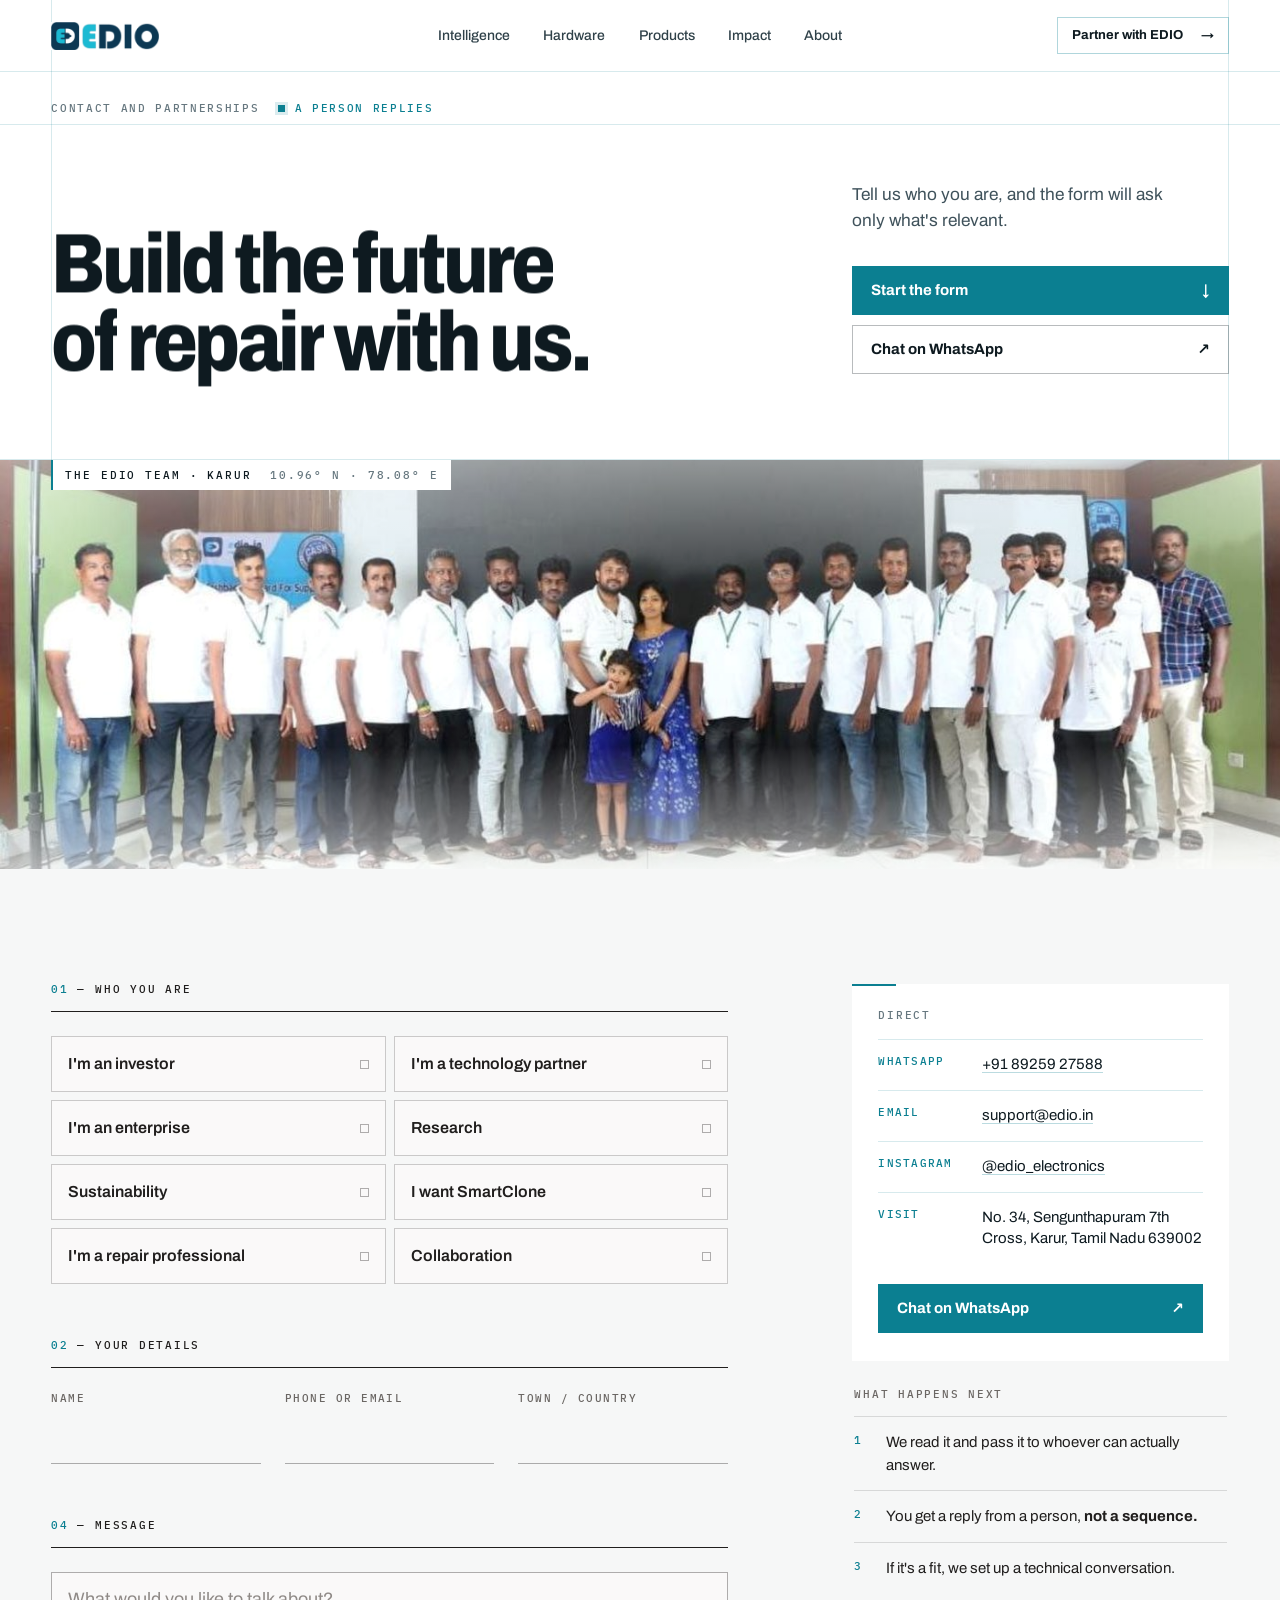
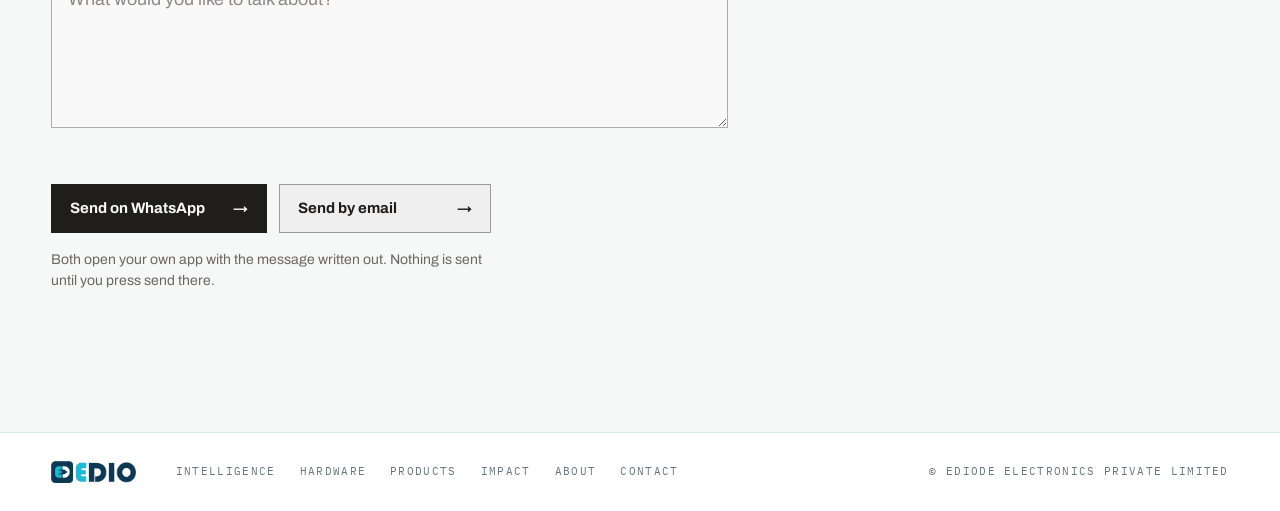
<file: contact.html>
<!doctype html>
<html lang="en" class="no-js">
<head>
<meta charset="utf-8">
<meta name="viewport" content="width=device-width, initial-scale=1, viewport-fit=cover">
<title>Contact and partnerships · EDIO</title>
<meta name="description" content="Investor, partner or technician — tell us who you are and a person from the EDIO team will reply. WhatsApp +91 89259 27588 · support@edio.in">
<link rel="canonical" href="https://edio.in/contact.html">
<meta property="og:url" content="https://edio.in/contact.html">
<meta property="og:type" content="website">
<meta property="og:site_name" content="EDIO">
<meta property="og:title" content="Contact and partnerships · EDIO">
<meta property="og:description" content="Investor, partner or technician — tell us who you are and a person from the EDIO team will reply. WhatsApp +91 89259 27588 · support@edio.in">
<meta property="og:image" content="https://edio.in/assets/img/og/edio-share.jpg">
<meta property="og:image:width" content="1200">
<meta property="og:image:height" content="629">
<meta property="og:image:alt" content="A technician repairing a TV mainboard at an electronics bench">
<meta name="twitter:card" content="summary_large_image">
<meta name="theme-color" content="#FFFFFF">
<meta name="robots" content="noindex">
<link rel="icon" href="assets/img/favicon.png">
<link rel="apple-touch-icon" href="assets/img/apple-touch-icon.png">
<link rel="preconnect" href="https://fonts.googleapis.com">
<link rel="preconnect" href="https://fonts.gstatic.com" crossorigin>
<link href="https://fonts.googleapis.com/css2?family=Archivo:wdth,wght@75..125,400..900&family=IBM+Plex+Mono:wght@400;500&display=swap" rel="stylesheet">
<link rel="stylesheet" href="assets/css/base.css?v=w1">
<link rel="stylesheet" href="assets/css/contact.css?v=w1">
<script>
  (function (h) {
    h.classList.replace('no-js', 'js');
    if (!matchMedia('(prefers-reduced-motion: reduce)').matches) {
      h.classList.add('is-intro');
      setTimeout(function () { h.classList.remove('is-intro'); }, 4000);
    }
  })(document.documentElement);
</script>
</head>
<body>

<a class="skip" href="#main">Skip to content</a>

<!-- ============ HEADER ============ -->
<header class="site-header" data-header>
  <div class="container header-row">
    <a class="brand" href="index.html" aria-label="EDIO home">
      <img src="assets/img/logo-wordmark.png" alt="EDIO" width="123" height="32">
    </a>
    <nav class="nav" aria-label="Primary">
      <a href="intelligence.html">Intelligence</a>
      <a href="hardware.html">Hardware</a>
      <a href="products.html">Products</a>
      <a href="impact.html">Impact</a>
      <a href="about.html">About</a>
    </nav>
    <a class="btn btn-line header-cta" href="#enquiry"><span class="lg">Partner with EDIO</span><span class="sm">Partner</span><i aria-hidden="true">→</i></a>
    <button class="menu-btn" type="button" aria-expanded="false" aria-controls="mobile-nav" data-menu-btn>
      <span class="sr">Menu</span><i></i><i></i>
    </button>
  </div>
  <nav class="mobile-nav" id="mobile-nav" aria-label="Mobile" data-mobile-nav hidden>
    <a href="intelligence.html"><small>01</small>Intelligence</a>
    <a href="hardware.html"><small>02</small>Hardware</a>
    <a href="products.html"><small>03</small>Products</a>
    <a href="impact.html"><small>04</small>Impact</a>
    <a href="about.html"><small>05</small>About</a>
  </nav>
</header>

<main id="main">

<!-- ============ HERO ============ -->
<section class="ct-hero" data-ct-hero>
  <div class="ct-lines" aria-hidden="true"><i class="cl cl-h"></i><i class="cl cl-v cl-v1"></i><i class="cl cl-v cl-v2"></i></div>
  <div class="container ct-hero-grid">
    <p class="sys" data-ct-fade>
      <span class="sys-a">Contact and partnerships</span>
      <span class="sys-b"><i class="led" aria-hidden="true"></i>A person replies</span>
    </p>
    <h1 class="ct-title display" data-split>Build the future of repair with us.</h1>
    <div class="ct-side">
      <p class="ct-sub" data-ct-fade>Tell us who you are, and the form will ask only what's relevant.</p>
      <div class="ct-cta">
        <a class="btn btn-solid" href="#enquiry" data-ct-fade>Start the form <i aria-hidden="true">↓</i></a>
        <a class="btn btn-line" href="https://wa.me/918925927588" rel="noopener" data-ct-fade>Chat on WhatsApp <i aria-hidden="true">↗</i></a>
      </div>
    </div>
  </div>
  <figure class="ct-band" data-ct-band>
    <div class="ct-band-media"><img src="assets/img/edio-team.jpg" alt="The EDIO team with technicians" width="1400" height="521" fetchpriority="high" data-ct-band-img></div>
    <figcaption class="ct-tag"><span>The EDIO team · Karur</span><span class="coord">10.96° N · 78.08° E</span></figcaption>
  </figure>
</section>

<!-- ============ FORM + DIRECT ============ -->
<section class="ct-main" id="enquiry">
  <div class="container ct-main-grid">

    <form class="enquiry" data-form novalidate aria-labelledby="form-title">
      <h2 class="sr" id="form-title">Enquiry form</h2>

      <fieldset class="step" data-rise>
        <legend class="step-label"><span>01</span> — Who you are</legend>
        <div class="roles" role="radiogroup" aria-describedby="err-role">
          <label class="role"><input type="radio" name="role" value="investor" data-branch="org"><span>I'm an investor</span></label>
          <label class="role"><input type="radio" name="role" value="technology-partner" data-branch="org"><span>I'm a technology partner</span></label>
          <label class="role"><input type="radio" name="role" value="enterprise" data-branch="org"><span>I'm an enterprise</span></label>
          <label class="role"><input type="radio" name="role" value="research" data-branch="org"><span>Research</span></label>
          <label class="role"><input type="radio" name="role" value="sustainability" data-branch="org"><span>Sustainability</span></label>
          <label class="role"><input type="radio" name="role" value="smartclone" data-branch="bench"><span>I want SmartClone</span></label>
          <label class="role"><input type="radio" name="role" value="repair-professional" data-branch="bench"><span>I'm a repair professional</span></label>
          <label class="role"><input type="radio" name="role" value="collaboration" data-branch="org"><span>Collaboration</span></label>
        </div>
        <p class="err" id="err-role" data-err="role" hidden>Pick the option closest to you.</p>
      </fieldset>

      <fieldset class="step" data-rise>
        <legend class="step-label"><span>02</span> — Your details</legend>
        <div class="fields fields--3">
          <div class="field">
            <label for="f-name">Name</label>
            <input id="f-name" name="name" type="text" autocomplete="name" required aria-describedby="err-name">
            <p class="err" id="err-name" data-err="name" hidden>Add your name.</p>
          </div>
          <div class="field">
            <label for="f-contact">Phone or email</label>
            <input id="f-contact" name="contact" type="text" autocomplete="email" inputmode="email" required aria-describedby="err-contact">
            <p class="err" id="err-contact" data-err="contact" hidden>Add a phone number or email so we can reply.</p>
          </div>
          <div class="field">
            <label for="f-town">Town / country</label>
            <input id="f-town" name="town" type="text" autocomplete="address-level2">
          </div>
        </div>
      </fieldset>

      <fieldset class="step step--branch" data-step-branch="bench" hidden disabled>
        <legend class="step-label"><span>03</span> — Your bench</legend>
        <div class="fields fields--2">
          <div class="field">
            <label for="f-repairs">What do you mostly repair?</label>
            <select id="f-repairs" name="repairs">
              <option value="">Choose one</option>
              <option>Television and display electronics</option>
              <option>Mobile devices</option>
              <option>Home appliances</option>
              <option>Industrial electronics</option>
              <option>Mixed / other</option>
            </select>
          </div>
          <div class="field">
            <label for="f-volume">Roughly how many repairs a month?</label>
            <input id="f-volume" name="volume" type="text" inputmode="numeric">
          </div>
        </div>
      </fieldset>

      <fieldset class="step step--branch" data-step-branch="org" hidden disabled>
        <legend class="step-label"><span>03</span> — Your organisation</legend>
        <div class="fields fields--2">
          <div class="field">
            <label for="f-org">Organisation, firm or institution</label>
            <input id="f-org" name="org" type="text" autocomplete="organization">
          </div>
          <div class="field">
            <label for="f-area">Area of interest</label>
            <select id="f-area" name="area">
              <option value="">Choose one</option>
              <option>Distribution or reseller</option>
              <option>Software or platform integration</option>
              <option>Training and skills</option>
              <option>Refurbishment or recycling</option>
              <option>Repair data and diagnostics</option>
              <option>Other</option>
            </select>
          </div>
        </div>
      </fieldset>

      <fieldset class="step" data-rise>
        <legend class="step-label"><span>04</span> — Message</legend>
        <div class="field">
          <label for="f-msg" class="sr">Message</label>
          <textarea id="f-msg" name="message" rows="5" placeholder="What would you like to talk about?"></textarea>
        </div>
      </fieldset>

      <div class="send" data-rise>
        <div class="send-actions">
          <button class="btn btn-ink" type="submit" value="whatsapp">Send on WhatsApp <i aria-hidden="true">→</i></button>
          <button class="btn btn-ink-line" type="submit" value="email">Send by email <i aria-hidden="true">→</i></button>
        </div>
        <p class="send-note">Both open your own app with the message written out. Nothing is sent until you press send there.</p>
      </div>

      <div class="status" data-status role="status" aria-live="polite" hidden>
        <p class="status-label"><i class="led" aria-hidden="true"></i><span data-status-label>Ready</span></p>
        <p class="status-text" data-status-text></p>
        <div class="status-actions">
          <a class="btn btn-ink status-link" href="https://wa.me/918925927588" target="_blank" rel="noopener" data-status-link>Open WhatsApp with this message ↗</a>
          <button class="status-copy" type="button" data-copy>Didn't open? Copy the message</button>
        </div>
      </div>
    </form>

    <aside class="direct" aria-label="Direct contact">
      <div class="direct-card" data-rise>
        <p class="direct-label">Direct</p>
        <dl class="direct-list">
          <div><dt>WhatsApp</dt><dd><a href="https://wa.me/918925927588" rel="noopener">+91 89259 27588</a></dd></div>
          <div><dt>Email</dt><dd><a href="mailto:support@edio.in">support@edio.in</a></dd></div>
          <div><dt>Instagram</dt><dd><a href="https://www.instagram.com/edio_electronics/" rel="noopener">@edio_electronics</a></dd></div>
          <div><dt>Visit</dt><dd>No. 34, Sengunthapuram 7th Cross, Karur, Tamil Nadu 639002</dd></div>
        </dl>
        <a class="btn btn-solid direct-btn" href="https://wa.me/918925927588" rel="noopener">Chat on WhatsApp <i aria-hidden="true">↗</i></a>
      </div>

      <div class="next" data-rise>
        <p class="direct-label">What happens next</p>
        <ol class="next-list">
          <li><span>1</span><p>We read it and pass it to whoever can actually answer.</p></li>
          <li><span>2</span><p>You get a reply from a person, <em>not a sequence.</em></p></li>
          <li><span>3</span><p>If it's a fit, we set up a technical conversation.</p></li>
        </ol>
      </div>
    </aside>

  </div>
</section>

</main>

<footer class="site-footer">
  <div class="container footer-row">
    <img src="assets/img/logo-wordmark.png" alt="EDIO" width="92" height="24">
    <nav aria-label="Footer">
      <a href="intelligence.html">Intelligence</a>
      <a href="hardware.html">Hardware</a>
      <a href="products.html">Products</a>
      <a href="impact.html">Impact</a>
      <a href="about.html">About</a>
      <a href="contact.html" aria-current="page">Contact</a>
    </nav>
    <p>© Ediode Electronics Private Limited</p>
  </div>
</footer>

<script src="assets/js/vendor/gsap.min.js" defer></script>
<script src="assets/js/site.js" defer></script>
<script src="assets/js/contact.js" defer></script>
</body>
</html>
</file>
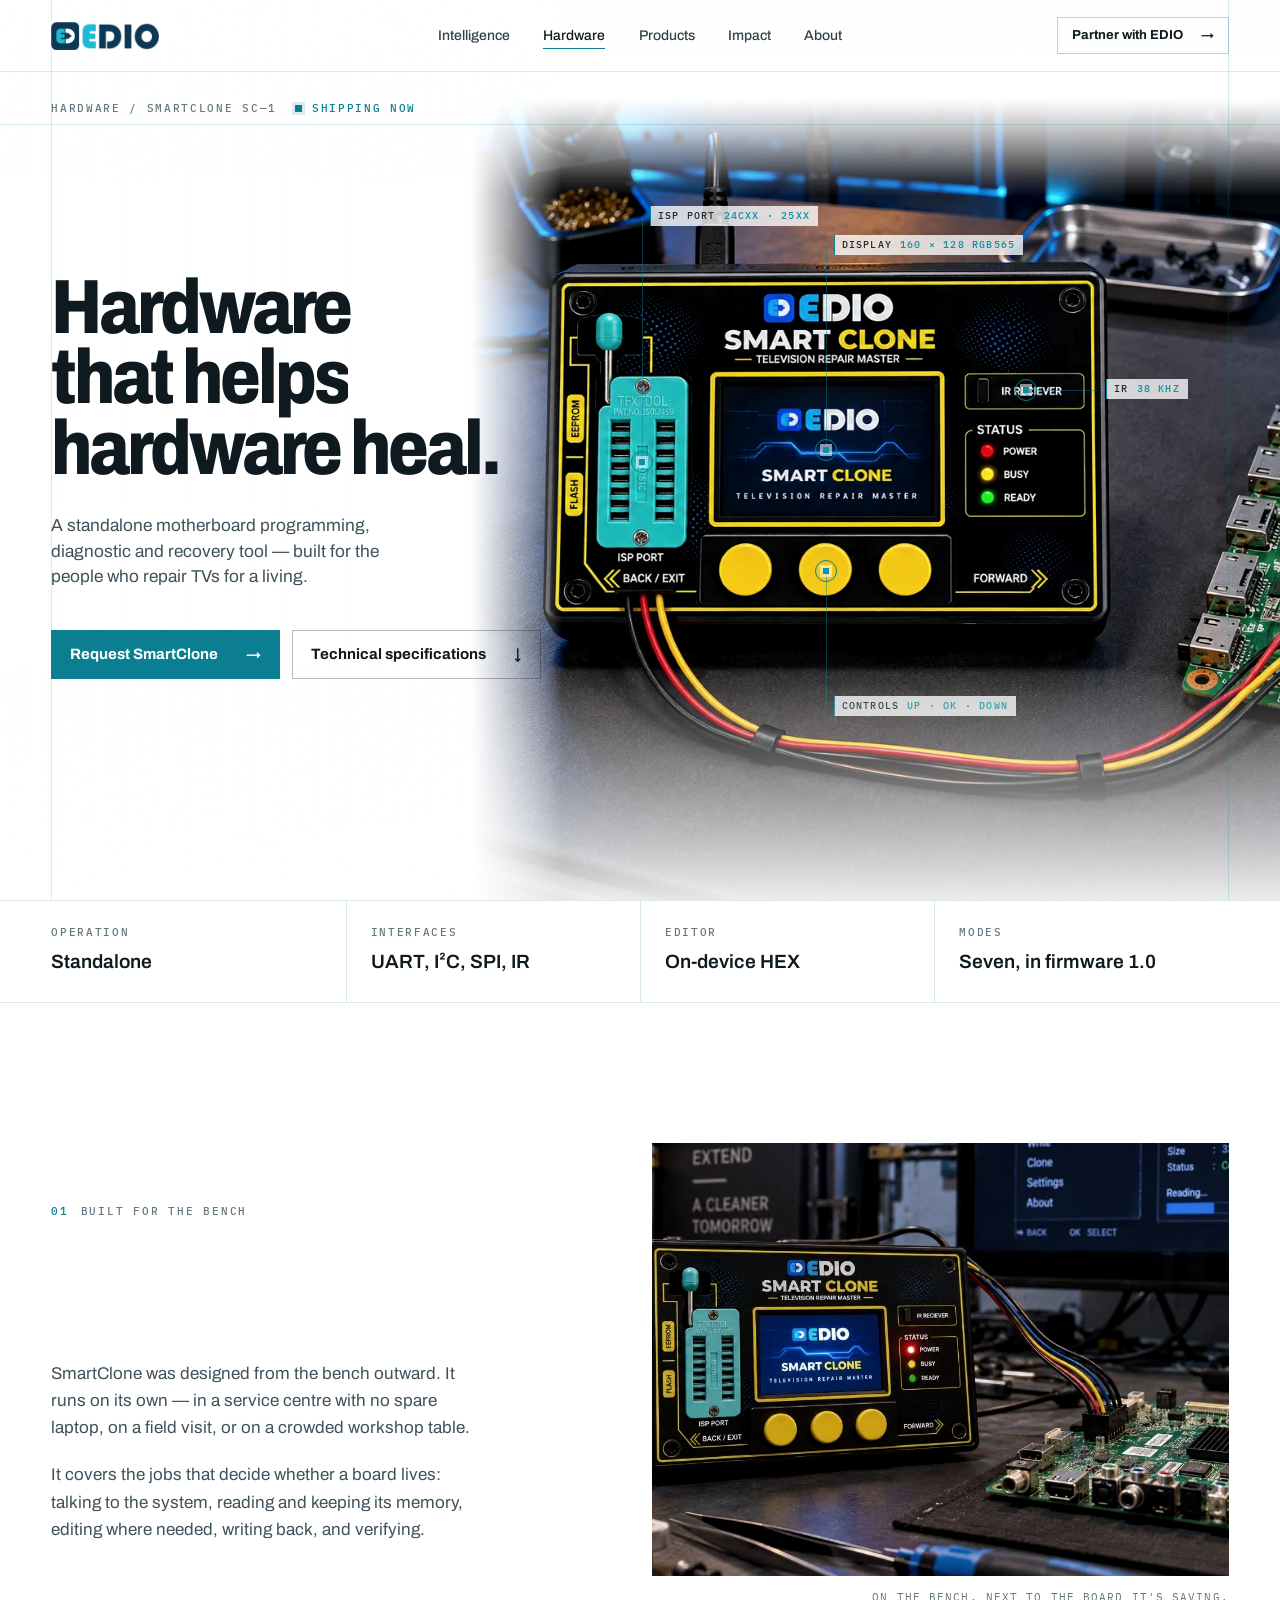
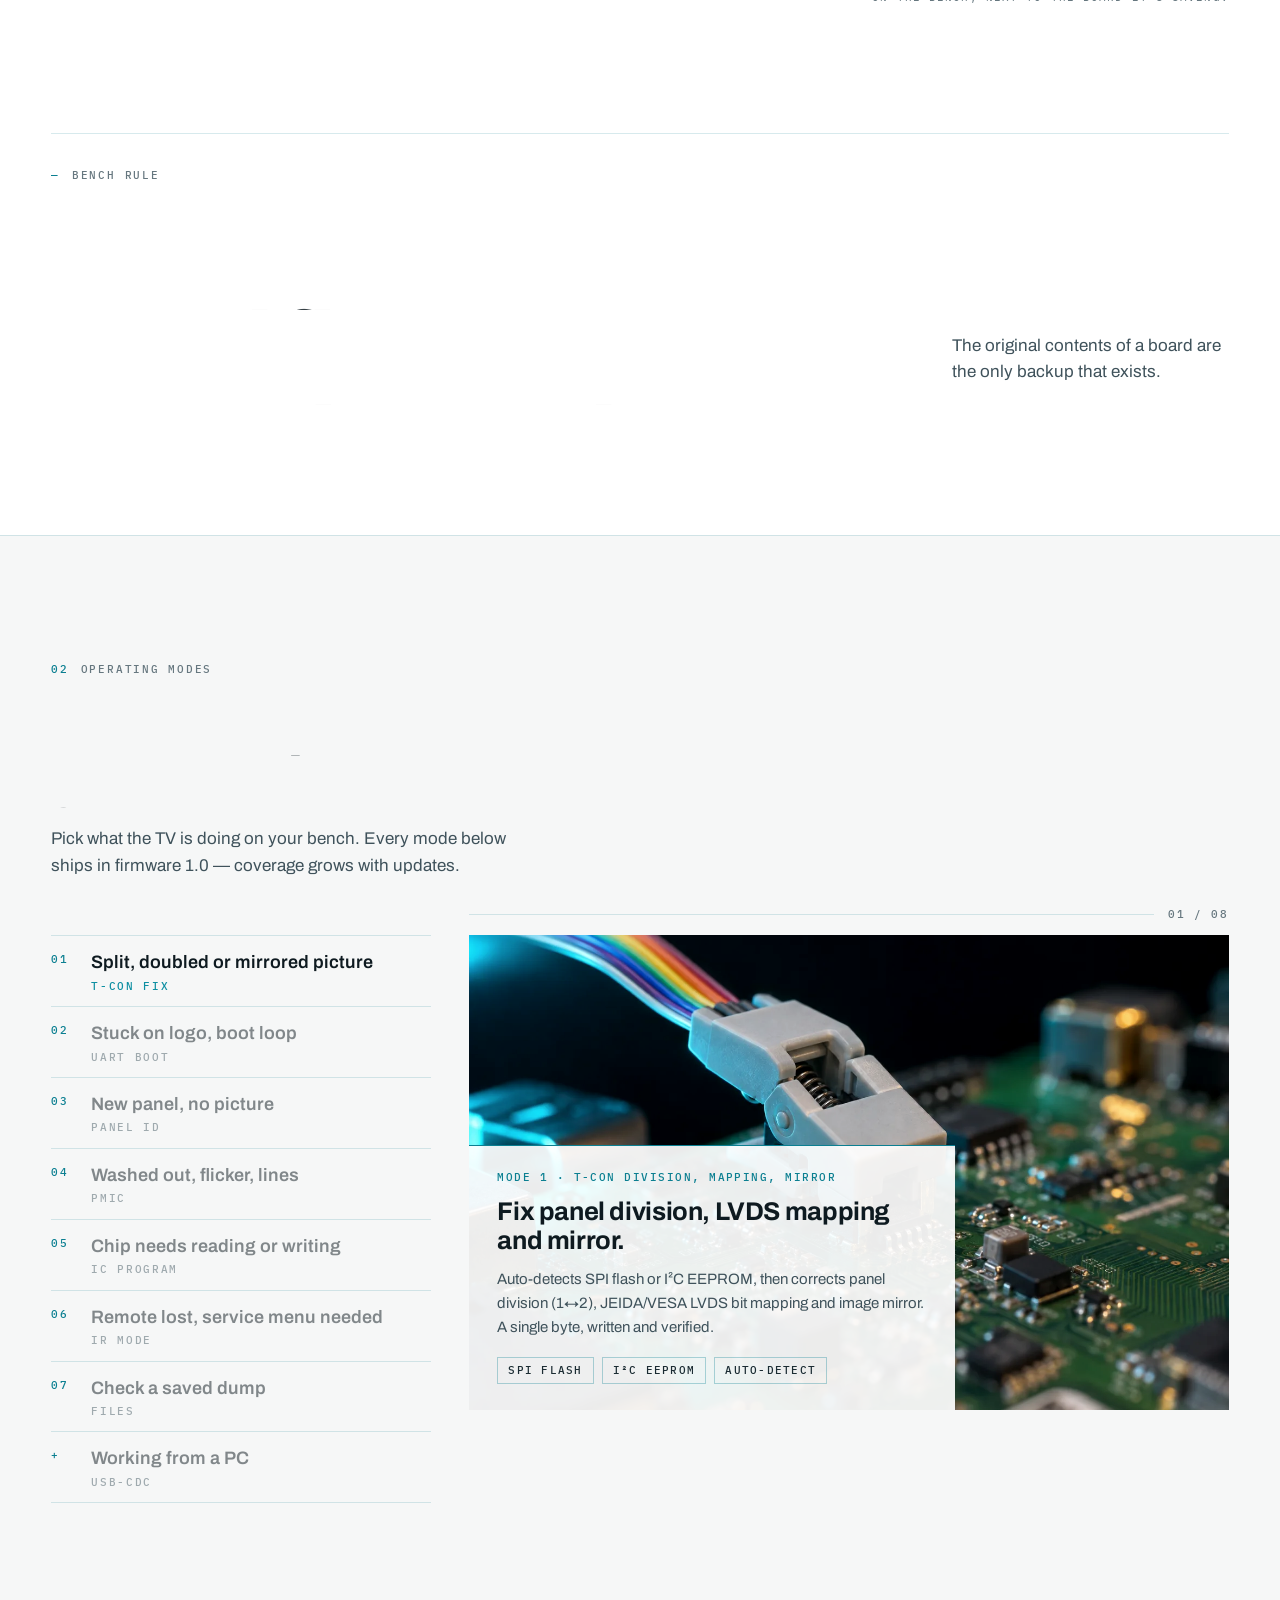
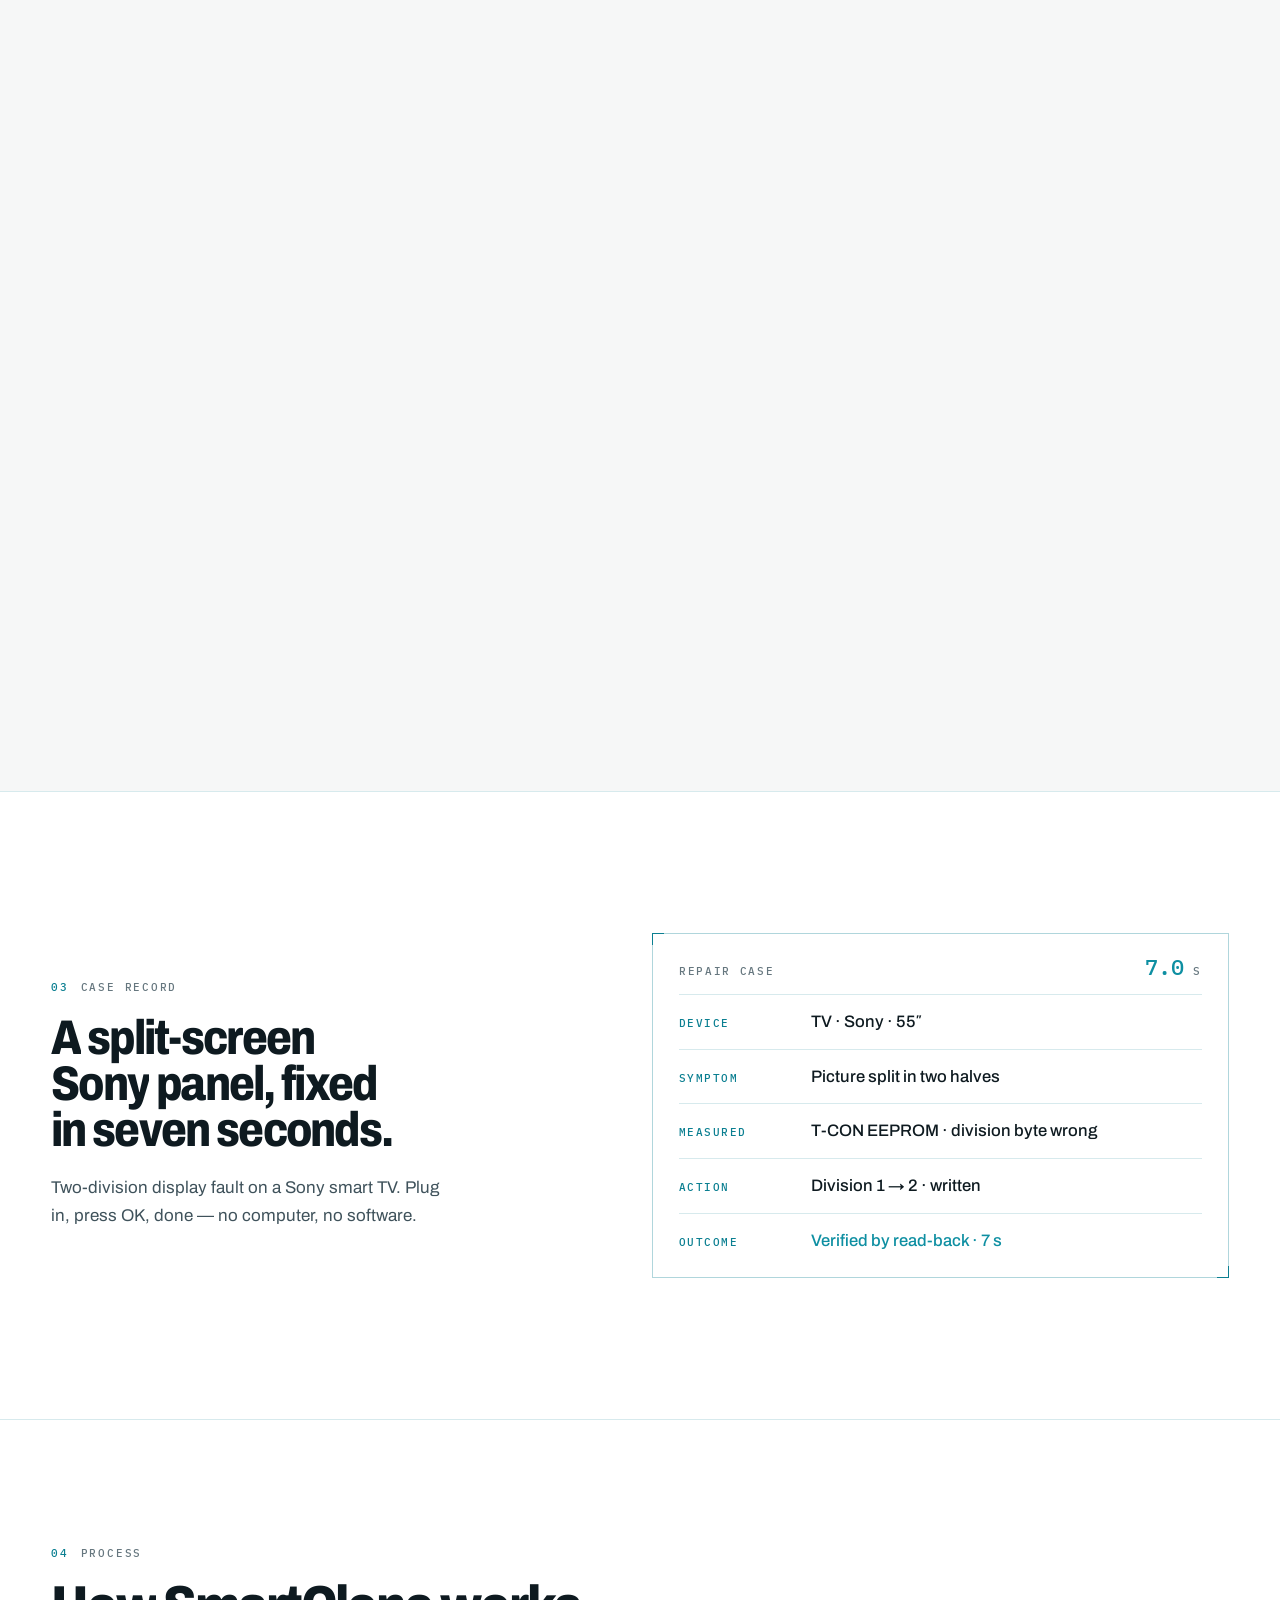
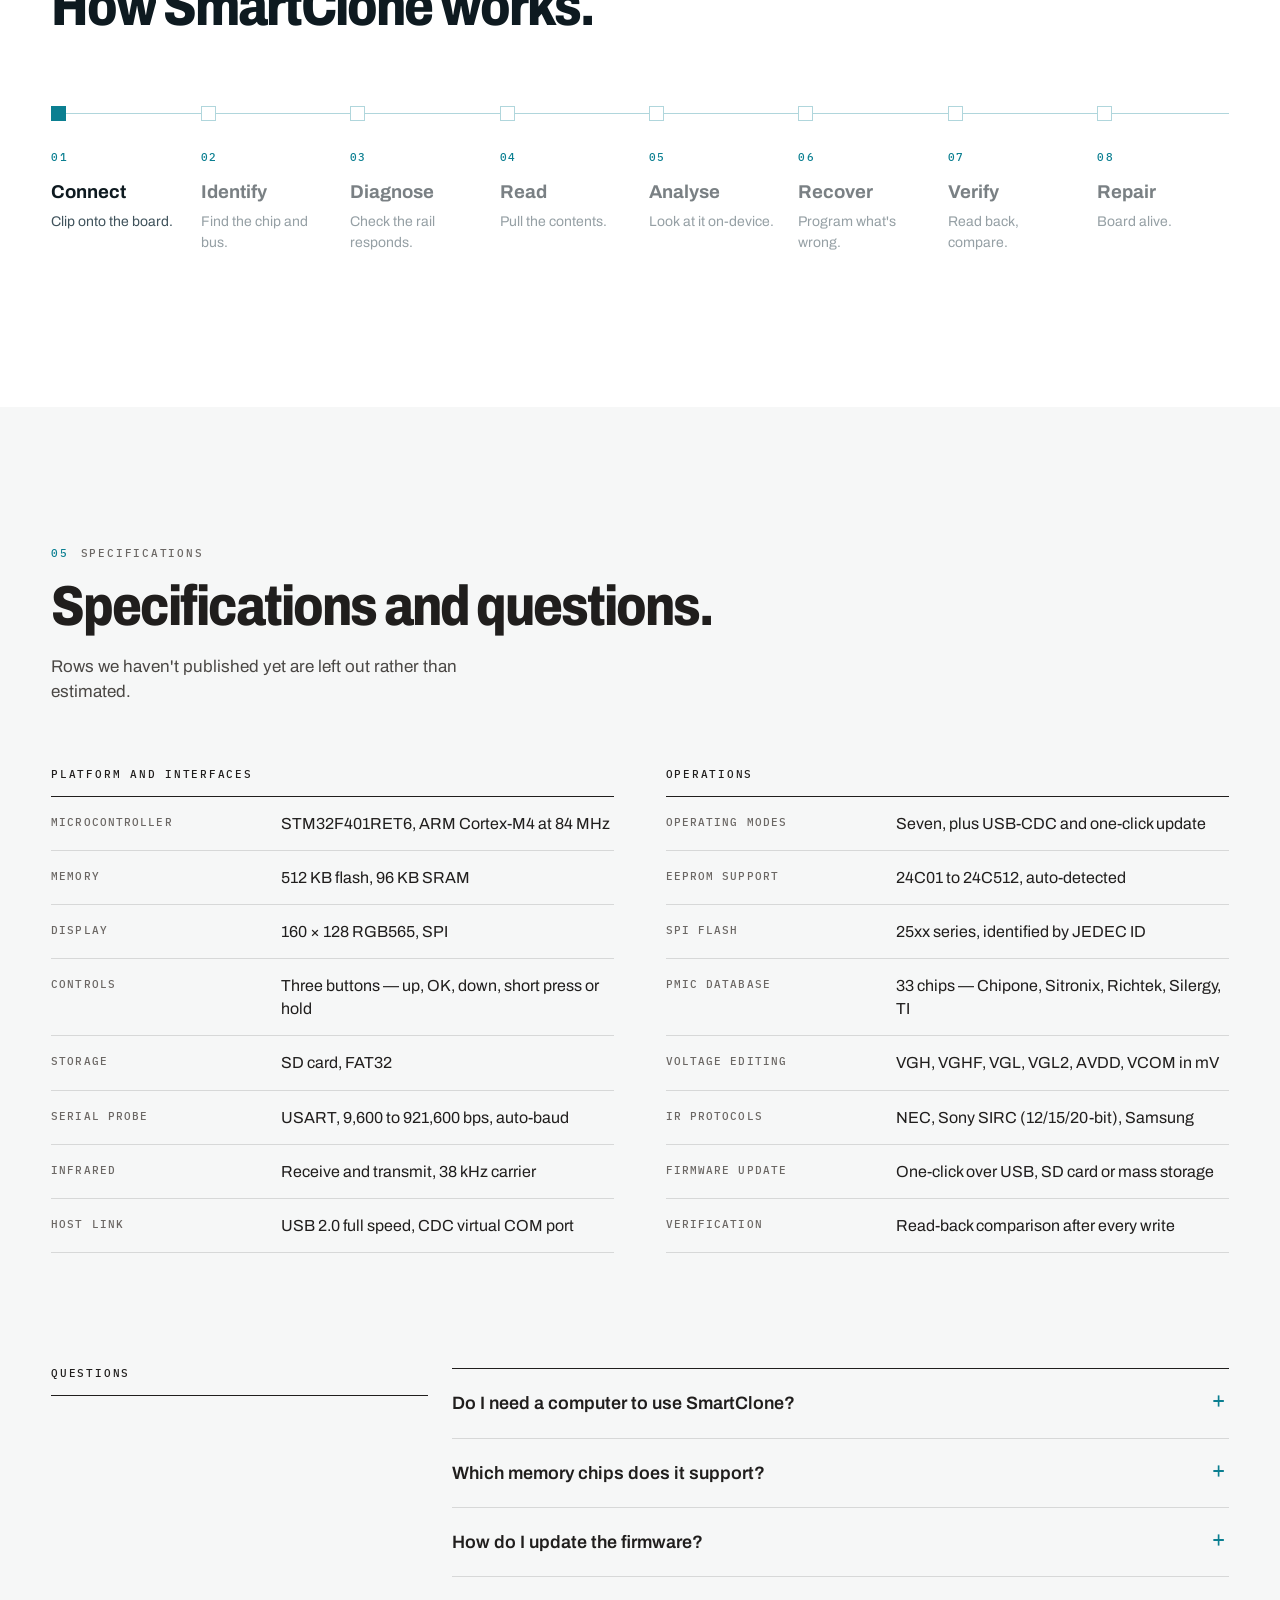
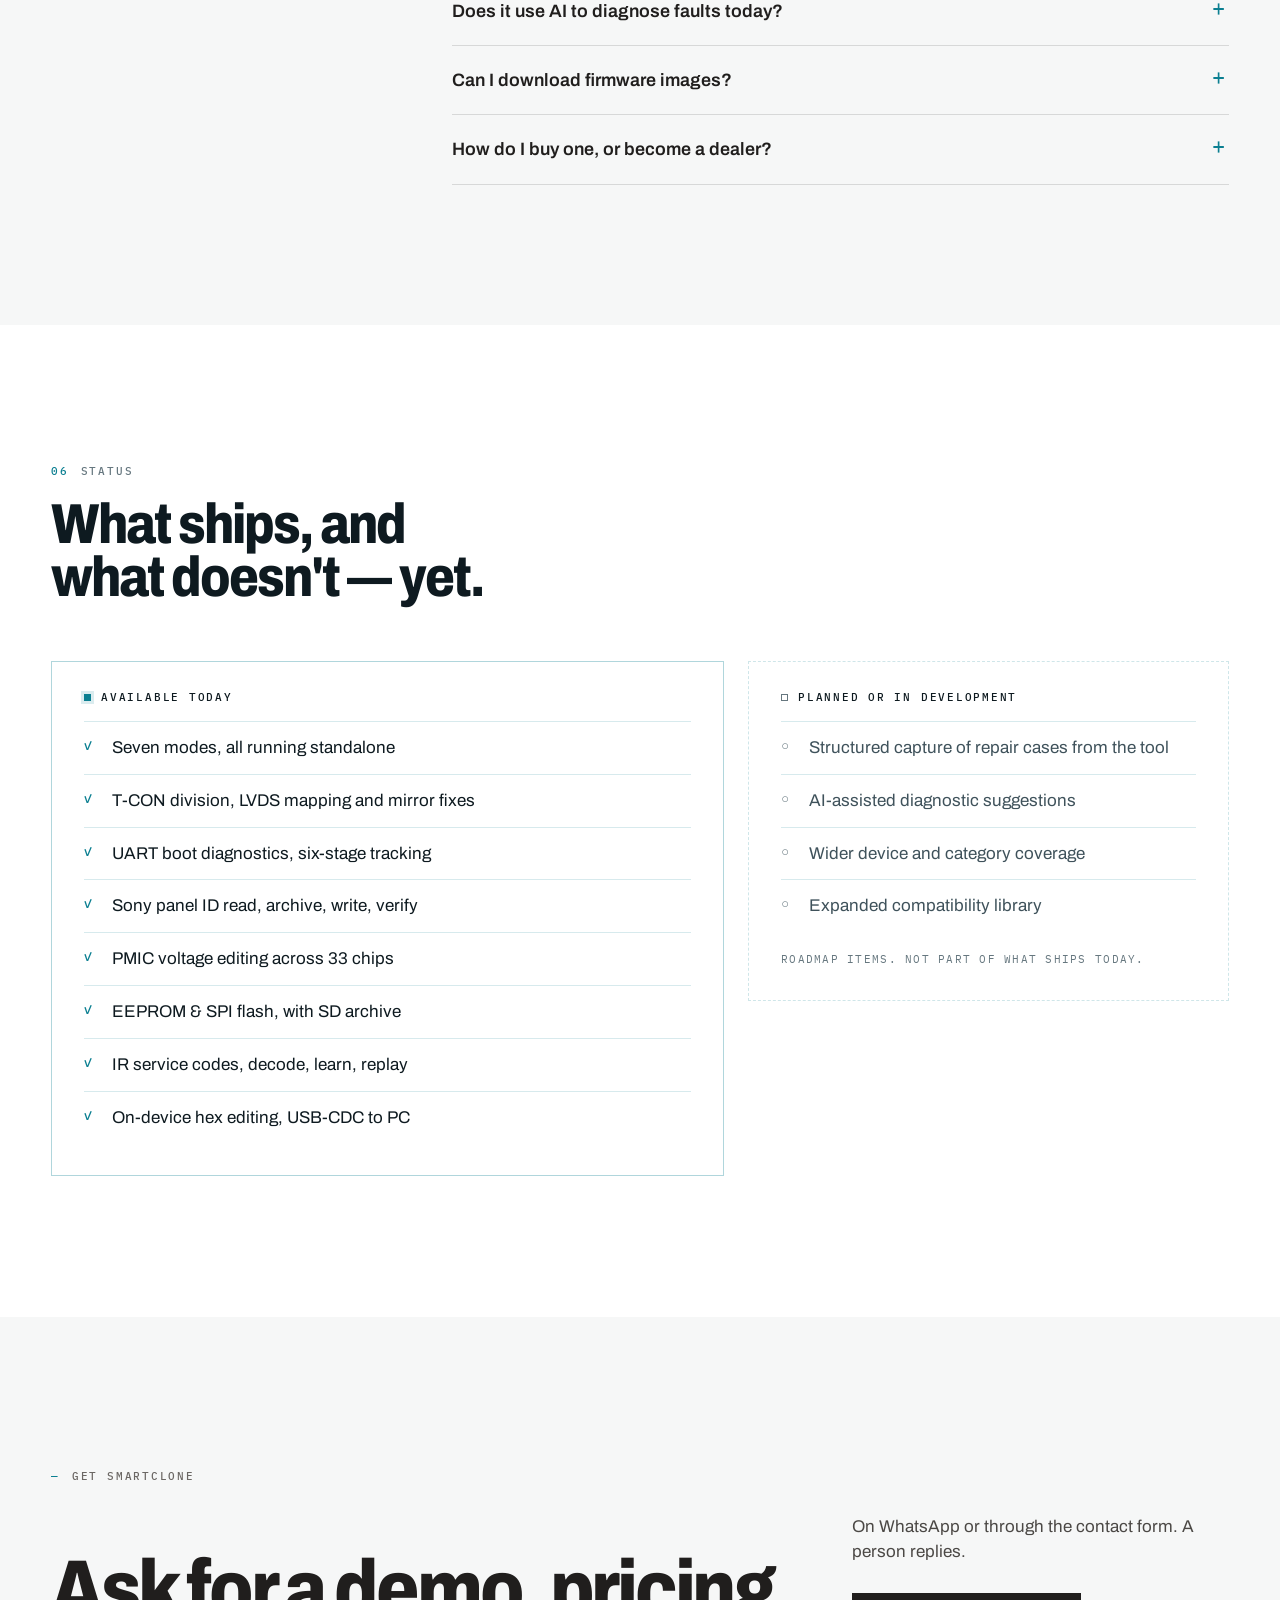
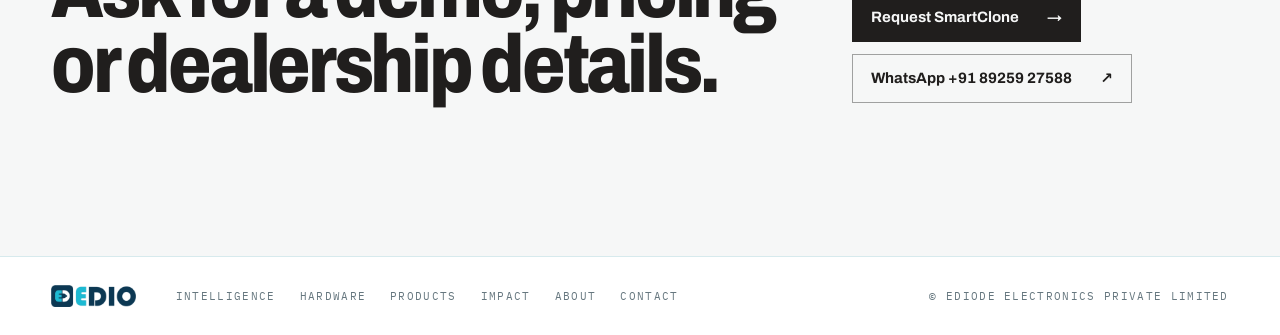
<file: hardware.html>
<!doctype html>
<html lang="en" class="no-js">
<head>
<meta charset="utf-8">
<meta name="viewport" content="width=device-width, initial-scale=1, viewport-fit=cover">
<title>SmartClone — Hardware that helps hardware heal · EDIO</title>
<meta name="description" content="SmartClone is a standalone motherboard programming, diagnostic and recovery tool — built for the people who repair TVs for a living.">
<link rel="canonical" href="https://edio.in/hardware.html">
<meta property="og:url" content="https://edio.in/hardware.html">
<meta property="og:type" content="website">
<meta property="og:site_name" content="EDIO">
<meta property="og:title" content="SmartClone — Hardware that helps hardware heal · EDIO">
<meta property="og:description" content="SmartClone is a standalone motherboard programming, diagnostic and recovery tool — built for the people who repair TVs for a living.">
<meta property="og:image" content="https://edio.in/assets/img/og/edio-share.jpg">
<meta property="og:image:width" content="1200">
<meta property="og:image:height" content="629">
<meta property="og:image:alt" content="A technician repairing a TV mainboard at an electronics bench">
<meta name="twitter:card" content="summary_large_image">
<meta name="theme-color" content="#FFFFFF">
<meta name="robots" content="noindex">
<link rel="icon" href="assets/img/favicon.png">
<link rel="apple-touch-icon" href="assets/img/apple-touch-icon.png">
<link rel="preconnect" href="https://fonts.googleapis.com">
<link rel="preconnect" href="https://fonts.gstatic.com" crossorigin>
<link href="https://fonts.googleapis.com/css2?family=Archivo:wdth,wght@75..125,400..900&family=IBM+Plex+Mono:wght@400;500&display=swap" rel="stylesheet">
<link rel="preload" as="image" href="assets/img/hardware/smartclone-board.webp">
<link rel="stylesheet" href="assets/css/base.css?v=w1">
<link rel="stylesheet" href="assets/css/hardware.css?v=w1">
<script>
  (function (h) {
    h.classList.replace('no-js', 'js');
    if (!matchMedia('(prefers-reduced-motion: reduce)').matches) {
      h.classList.add('is-intro');
      setTimeout(function () { h.classList.remove('is-intro'); }, 4000);
    }
  })(document.documentElement);
</script>
</head>
<body>

<a class="skip" href="#main">Skip to content</a>

<!-- ============ HEADER ============ -->
<header class="site-header" data-header>
  <div class="container header-row">
    <a class="brand" href="index.html" aria-label="EDIO home">
      <img src="assets/img/logo-wordmark.png" alt="EDIO" width="123" height="32">
    </a>
    <nav class="nav" aria-label="Primary">
      <a href="intelligence.html">Intelligence</a>
      <a href="hardware.html" aria-current="page">Hardware</a>
      <a href="products.html">Products</a>
      <a href="impact.html">Impact</a>
      <a href="about.html">About</a>
    </nav>
    <a class="btn btn-line header-cta" href="contact.html"><span class="lg">Partner with EDIO</span><span class="sm">Partner</span><i aria-hidden="true">→</i></a>
    <button class="menu-btn" type="button" aria-expanded="false" aria-controls="mobile-nav" data-menu-btn>
      <span class="sr">Menu</span><i></i><i></i>
    </button>
  </div>
  <nav class="mobile-nav" id="mobile-nav" aria-label="Mobile" data-mobile-nav hidden>
    <a href="intelligence.html"><small>01</small>Intelligence</a>
    <a href="hardware.html" aria-current="page"><small>02</small>Hardware</a>
    <a href="products.html"><small>03</small>Products</a>
    <a href="impact.html"><small>04</small>Impact</a>
    <a href="about.html"><small>05</small>About</a>
  </nav>
</header>

<main id="main">

<!-- ============ HERO — the instrument ============ -->
<section class="hw-hero" data-hw-hero aria-label="SmartClone">
  <div class="hw-scene" data-hw-scene aria-hidden="true">
    <div class="px" data-px="8">
      <div class="plate hw-plate" data-hw-plate>
        <img src="assets/img/hardware/smartclone-board.webp" alt="" width="1586" height="992" fetchpriority="high">
      </div>
    </div>
    <div class="px" data-px="16">
      <!-- marker coords are % of the 1586×992 photo; --dx/--dy route each label off the faceplate on a leader -->
      <div class="plate" data-hw-plate>
        <div class="mk mk--lead" data-mk style="left:13.24%;top:44.86%;--dx:0;--dy:-270"><i class="mk-lead"><i></i><i></i></i><i class="mk-dot"></i><i class="mk-ring"></i><span class="mk-label">ISP port <b>24Cxx · 25xx</b></span></div>
        <div class="mk mk--lead" data-mk style="left:27.43%;top:43.35%;--dx:0;--dy:-225"><i class="mk-lead"><i></i><i></i></i><i class="mk-dot"></i><i class="mk-ring"></i><span class="mk-label">Display <b>160 × 128 RGB565</b></span></div>
        <div class="mk mk--lead" data-mk style="left:42.88%;top:35.99%;--dx:80;--dy:0"><i class="mk-lead"><i></i><i></i></i><i class="mk-dot"></i><i class="mk-ring"></i><span class="mk-label">IR <b>38 kHz</b></span></div>
        <div class="mk mk--lead" data-mk style="left:27.43%;top:58.27%;--dx:0;--dy:150"><i class="mk-lead"><i></i><i></i></i><i class="mk-dot"></i><i class="mk-ring"></i><span class="mk-label">Controls <b>Up · OK · Down</b></span></div>
        <div class="mk mk--lead" data-mk style="left:68.41%;top:65.52%;--dx:0;--dy:90"><i class="mk-lead"><i></i><i></i></i><i class="mk-dot"></i><i class="mk-ring"></i><span class="mk-label">Board link <b>UART · I²C</b></span></div>
      </div>
    </div>
  </div>
  <div class="hw-shade" aria-hidden="true"></div>
  <div class="hw-lines" aria-hidden="true"><i class="hl hl-h"></i><i class="hl hl-v hl-v1"></i><i class="hl hl-v hl-v2"></i></div>

  <div class="container hw-hero-inner">
    <p class="sys" data-sys>
      <span class="sys-a">Hardware / SmartClone SC—1</span>
      <span class="sys-b"><i class="led" aria-hidden="true"></i>Shipping now</span>
    </p>
    <div class="hw-hero-copy" data-hero-copy>
      <h1 class="hw-title display" data-split>Hardware that helps hardware heal.</h1>
      <p class="hw-sub" data-hero-fade>A standalone motherboard programming, diagnostic and recovery tool — built for the people who repair TVs for a living.</p>
      <div class="hero-cta">
        <a class="btn btn-solid" href="contact.html?role=smartclone" data-hero-fade>Request SmartClone <i aria-hidden="true">→</i></a>
        <a class="btn btn-line" href="#specs" data-hero-fade>Technical specifications <i aria-hidden="true">↓</i></a>
      </div>
    </div>
  </div>
</section>

<!-- ============ FACTS STRIP ============ -->
<section class="facts" aria-label="At a glance">
  <dl class="container facts-row" data-rise-stagger>
    <div data-rise><dt>Operation</dt><dd>Standalone</dd></div>
    <div data-rise><dt>Interfaces</dt><dd>UART, I²C, SPI, IR</dd></div>
    <div data-rise><dt>Editor</dt><dd>On-device HEX</dd></div>
    <div data-rise><dt>Modes</dt><dd>Seven, in firmware 1.0</dd></div>
  </dl>
</section>

<!-- ============ 01 BUILT FOR THE BENCH ============ -->
<section class="pro">
  <div class="container pro-grid">
    <div class="pro-copy">
      <p class="kicker" data-rise><span>01</span> Built for the bench</p>
      <h2 class="pro-title display" data-split>Built for the repair professional.</h2>
      <p data-rise>SmartClone was designed from the bench outward. It runs on its own — in a service centre with no spare laptop, on a field visit, or on a crowded workshop table.</p>
      <p data-rise>It covers the jobs that decide whether a board lives: talking to the system, reading and keeping its memory, editing where needed, writing back, and verifying.</p>
    </div>
    <figure class="pro-figure" data-rise>
      <div class="pro-media"><img src="assets/img/hardware/smartclone-bench.webp" alt="SmartClone wired to a TV mainboard on a repair bench" width="1280" height="853" loading="lazy" data-drift></div>
      <figcaption>On the bench, next to the board it's saving.</figcaption>
    </figure>
  </div>
  <div class="container">
    <blockquote class="rule" data-rule>
      <p class="kicker"><span>—</span> Bench rule</p>
      <p class="rule-quote display" data-split>Read first. Keep the read.</p>
      <p class="rule-note" data-rise>The original contents of a board are the only backup that exists.</p>
    </blockquote>
  </div>
</section>

<!-- ============ 02 MODES ============ -->
<section class="modes" id="modes" data-modes>
  <div class="container modes-head">
    <p class="kicker" data-rise><span>02</span> Operating modes</p>
    <h2 class="modes-title display" data-split>Seven modes. Start from the symptom.</h2>
    <p class="modes-lede" data-rise>Pick what the TV is doing on your bench. Every mode below ships in firmware 1.0 — coverage grows with updates.</p>
  </div>

  <div class="container">
    <div class="modes-body" data-modes-body>
      <div class="modes-bar" aria-hidden="true"><i data-modes-fill></i><span data-modes-count>01 / 08</span></div>

      <article class="mode is-on" data-mode>
        <button class="mode-pick" type="button" data-mode-pick><span class="mode-n">01</span><span class="mode-sym">Split, doubled or mirrored picture</span><span class="mode-name">T-CON fix</span></button>
        <div class="mode-detail" data-mode-detail>
          <figure class="mode-media"><img src="assets/img/hardware/mode-soic8.webp" alt="A test clip seated on an 8-pin memory chip on a board" width="1400" height="933" loading="lazy"></figure>
          <div class="readout">
            <p class="readout-tag">Mode 1 · T-CON division, mapping, mirror</p>
            <h3>Fix panel division, LVDS mapping and mirror.</h3>
            <p>Auto-detects SPI flash or I²C EEPROM, then corrects panel division (1↔2), JEIDA/VESA LVDS bit mapping and image mirror. A single byte, written and verified.</p>
            <ul class="chips"><li>SPI flash</li><li>I²C EEPROM</li><li>Auto-detect</li></ul>
          </div>
        </div>
      </article>

      <article class="mode" data-mode>
        <button class="mode-pick" type="button" data-mode-pick><span class="mode-n">02</span><span class="mode-sym">Stuck on logo, boot loop</span><span class="mode-name">UART boot</span></button>
        <div class="mode-detail" data-mode-detail>
          <figure class="mode-media"><img src="assets/img/hardware/mode-uart.webp" alt="Serial leads connected to a board's UART header" width="1400" height="876" loading="lazy" style="object-position:58% 45%"></figure>
          <div class="readout">
            <p class="readout-tag">Mode 2 · UART boot diagnostic</p>
            <h3>Read the boot log live, find where it stops.</h3>
            <p>Auto-baud serial probe that parses the boot stream and tracks six boot stages on the LCD. Flags boot loops and kernel panics, and recommends the next action.</p>
            <ul class="chips"><li>9,600–921,600 bps</li><li>Six boot stages</li><li>Rule-based</li></ul>
          </div>
        </div>
      </article>

      <article class="mode" data-mode>
        <button class="mode-pick" type="button" data-mode-pick><span class="mode-n">03</span><span class="mode-sym">New panel, no picture</span><span class="mode-name">Panel ID</span></button>
        <div class="mode-detail" data-mode-detail>
          <figure class="mode-media"><img src="assets/img/hardware/mode-eeprom-clip.webp" alt="A programming clip on an EEPROM chip" width="1400" height="876" loading="lazy" style="object-position:62% 40%"></figure>
          <div class="readout">
            <p class="readout-tag">Mode 3 · Panel ID copier</p>
            <h3>Copy the old panel ID onto the replacement.</h3>
            <p>Reads the source panel ID EEPROM, archives it to SD, then writes it to the replacement chip. Detects address, size, addressing mode and bank count on its own.</p>
            <ul class="chips"><li>Sony panels</li><li>SD archive</li><li>Verify</li></ul>
          </div>
        </div>
      </article>

      <article class="mode" data-mode>
        <button class="mode-pick" type="button" data-mode-pick><span class="mode-n">04</span><span class="mode-sym">Washed out, flicker, lines</span><span class="mode-name">PMIC</span></button>
        <div class="mode-detail" data-mode-detail>
          <figure class="mode-media"><img src="assets/img/hardware/mode-macro.webp" alt="Macro view of circuit traces and a processor" width="1600" height="667" loading="lazy" style="object-position:72% 50%"></figure>
          <div class="readout">
            <p class="readout-tag">Mode 4 · T-CON PMIC programmer</p>
            <h3>Set panel voltages in millivolts.</h3>
            <p>Edit VGH, VGL, VCOM, AVDD and other voltage registers across 33 supported PMIC chips — shown in millivolts, with range checks before any write.</p>
            <ul class="chips"><li>33 chips</li><li>Range-checked</li><li>mV entry</li></ul>
          </div>
        </div>
      </article>

      <article class="mode" data-mode>
        <button class="mode-pick" type="button" data-mode-pick><span class="mode-n">05</span><span class="mode-sym">Chip needs reading or writing</span><span class="mode-name">IC program</span></button>
        <div class="mode-detail" data-mode-detail>
          <figure class="mode-media mode-media--zif"><img src="assets/img/hardware/smartclone-top.webp" alt="SmartClone's ZIF socket for EEPROM and flash chips" width="1100" height="825" loading="lazy"></figure>
          <div class="readout">
            <p class="readout-tag">Mode 5 · IC programmer</p>
            <h3>Read, write, verify, erase.</h3>
            <p>General-purpose programming for 24Cxx EEPROMs and 25xx SPI flash, with SD archive and restore.</p>
            <ul class="chips"><li>24C01–24C512</li><li>25xx SPI</li><li>SD restore</li></ul>
          </div>
        </div>
      </article>

      <article class="mode" data-mode>
        <button class="mode-pick" type="button" data-mode-pick><span class="mode-n">06</span><span class="mode-sym">Remote lost, service menu needed</span><span class="mode-name">IR mode</span></button>
        <div class="mode-detail" data-mode-detail>
          <figure class="mode-media"><img src="assets/img/hardware/mode-ir.webp" alt="A remote aimed at a TV board's infrared receiver" width="1400" height="876" loading="lazy" style="object-position:45% 50%"></figure>
          <div class="readout">
            <p class="readout-tag">Mode 6 · IR mode</p>
            <h3>Service codes, decode, learn and replay.</h3>
            <p>Service-mode codes for a range of TV brands, plus receive and decode (NEC, Sony SIRC, Samsung), learn and replay, a brand database and auto-match.</p>
            <ul class="chips"><li>NEC</li><li>Sony SIRC</li><li>Samsung</li></ul>
          </div>
        </div>
      </article>

      <article class="mode" data-mode>
        <button class="mode-pick" type="button" data-mode-pick><span class="mode-n">07</span><span class="mode-sym">Check a saved dump</span><span class="mode-name">Files</span></button>
        <div class="mode-detail" data-mode-detail>
          <figure class="mode-media mode-media--hex" aria-label="Illustration of the on-device hex viewer">
            <div class="hex" aria-hidden="true">
              <div class="hex-head"><span>Hex viewer</span><span>8 × 8</span></div>
              <div class="hex-grid" data-hex></div>
              <div class="hex-foot"><span>▲ ● ▼</span><span>Illustrative</span></div>
            </div>
          </figure>
          <div class="readout">
            <p class="readout-tag">Mode 7 · File manager</p>
            <h3>Browse the SD card, open any .bin.</h3>
            <p>Browse files, see storage statistics and open any .bin in the on-device hex viewer and 8 × 8 hex editor.</p>
            <ul class="chips"><li>FAT32</li><li>Hex viewer</li><li>Hex editor</li></ul>
          </div>
        </div>
      </article>

      <article class="mode" data-mode>
        <button class="mode-pick" type="button" data-mode-pick><span class="mode-n">+</span><span class="mode-sym">Working from a PC</span><span class="mode-name">USB-CDC</span></button>
        <div class="mode-detail" data-mode-detail>
          <figure class="mode-media mode-media--usb"><img src="assets/img/hardware/smartclone-board.webp" alt="SmartClone with its USB lead connected" width="1586" height="992" loading="lazy"></figure>
          <div class="readout">
            <p class="readout-tag">Shared · USB-CDC host link</p>
            <h3>Drive it from a computer when you want to.</h3>
            <p>Over USB the tool appears as a virtual COM port, so a PC application can run the same programming operations. One-click firmware updates too.</p>
            <ul class="chips"><li>USB 2.0 FS</li><li>Virtual COM</li><li>Updates</li></ul>
          </div>
        </div>
      </article>
    </div>
  </div>
</section>

<!-- ============ 03 CASE RECORD ============ -->
<section class="record" data-record>
  <div class="container record-grid">
    <div class="record-copy">
      <p class="kicker" data-rise><span>03</span> Case record</p>
      <h2 class="record-title display" data-split>A split-screen Sony panel, fixed in seven seconds.</h2>
      <p data-rise>Two-division display fault on a Sony smart TV. Plug in, press OK, done — no computer, no software.</p>
    </div>
    <div class="record-card" data-record-card>
      <div class="record-head"><span>Repair case</span><span class="record-time"><b data-record-time>0.0</b> s</span></div>
      <dl>
        <div class="record-row" data-record-row><dt>Device</dt><dd>TV · Sony · 55″</dd></div>
        <div class="record-row" data-record-row><dt>Symptom</dt><dd>Picture split in two halves</dd></div>
        <div class="record-row" data-record-row><dt>Measured</dt><dd>T-CON EEPROM · division byte wrong</dd></div>
        <div class="record-row" data-record-row><dt>Action</dt><dd>Division 1 → 2 · written</dd></div>
        <div class="record-row" data-record-row><dt>Outcome</dt><dd>Verified by read-back · 7 s</dd></div>
      </dl>
    </div>
  </div>
</section>

<!-- ============ 04 PROCESS ============ -->
<section class="process" data-process>
  <div class="container">
    <div class="process-head">
      <p class="kicker" data-rise><span>04</span> Process</p>
      <h2 class="process-title display" data-split>How SmartClone works.</h2>
    </div>
    <div class="rail" data-rail>
      <div class="rail-line" aria-hidden="true"><i data-rail-fill></i></div>
      <ol class="rail-steps">
        <li data-step><span class="rail-n">01</span><b>Connect</b><span>Clip onto the board.</span></li>
        <li data-step><span class="rail-n">02</span><b>Identify</b><span>Find the chip and bus.</span></li>
        <li data-step><span class="rail-n">03</span><b>Diagnose</b><span>Check the rail responds.</span></li>
        <li data-step><span class="rail-n">04</span><b>Read</b><span>Pull the contents.</span></li>
        <li data-step><span class="rail-n">05</span><b>Analyse</b><span>Look at it on-device.</span></li>
        <li data-step><span class="rail-n">06</span><b>Recover</b><span>Program what's wrong.</span></li>
        <li data-step><span class="rail-n">07</span><b>Verify</b><span>Read back, compare.</span></li>
        <li data-step><span class="rail-n">08</span><b>Repair</b><span>Board alive.</span></li>
      </ol>
    </div>
  </div>
</section>

<!-- ============ 05 SPECS + FAQ ============ -->
<section class="specs" id="specs">
  <div class="container">
    <div class="specs-head">
      <p class="kicker kicker--dark" data-rise><span>05</span> Specifications</p>
      <h2 class="specs-title display" data-split>Specifications and questions.</h2>
      <p class="specs-note" data-rise>Rows we haven't published yet are left out rather than estimated.</p>
    </div>

    <div class="spec-tables">
      <div class="spec" data-rise>
        <h3>Platform and interfaces</h3>
        <dl>
          <div><dt>Microcontroller</dt><dd>STM32F401RET6, ARM Cortex-M4 at 84 MHz</dd></div>
          <div><dt>Memory</dt><dd>512 KB flash, 96 KB SRAM</dd></div>
          <div><dt>Display</dt><dd>160 × 128 RGB565, SPI</dd></div>
          <div><dt>Controls</dt><dd>Three buttons — up, OK, down, short press or hold</dd></div>
          <div><dt>Storage</dt><dd>SD card, FAT32</dd></div>
          <div><dt>Serial probe</dt><dd>USART, 9,600 to 921,600 bps, auto-baud</dd></div>
          <div><dt>Infrared</dt><dd>Receive and transmit, 38 kHz carrier</dd></div>
          <div><dt>Host link</dt><dd>USB 2.0 full speed, CDC virtual COM port</dd></div>
        </dl>
      </div>
      <div class="spec" data-rise>
        <h3>Operations</h3>
        <dl>
          <div><dt>Operating modes</dt><dd>Seven, plus USB-CDC and one-click update</dd></div>
          <div><dt>EEPROM support</dt><dd>24C01 to 24C512, auto-detected</dd></div>
          <div><dt>SPI flash</dt><dd>25xx series, identified by JEDEC ID</dd></div>
          <div><dt>PMIC database</dt><dd>33 chips — Chipone, Sitronix, Richtek, Silergy, TI</dd></div>
          <div><dt>Voltage editing</dt><dd>VGH, VGHF, VGL, VGL2, AVDD, VCOM in mV</dd></div>
          <div><dt>IR protocols</dt><dd>NEC, Sony SIRC (12/15/20-bit), Samsung</dd></div>
          <div><dt>Firmware update</dt><dd>One-click over USB, SD card or mass storage</dd></div>
          <div><dt>Verification</dt><dd>Read-back comparison after every write</dd></div>
        </dl>
      </div>
    </div>

    <div class="faq">
      <h3 class="faq-title" data-rise>Questions</h3>
      <div class="faq-list" data-rise-stagger>
        <details data-rise><summary>Do I need a computer to use SmartClone?</summary><p>No. All seven modes run on the device itself. The USB-CDC link to a PC is there if you want it, never required.</p></details>
        <details data-rise><summary>Which memory chips does it support?</summary><p>24C01 to 24C512 EEPROMs, with size, addressing mode and banks auto-detected, and 25xx SPI flash identified by JEDEC ID.</p></details>
        <details data-rise><summary>How do I update the firmware?</summary><p>One click over USB, SD card or mass storage.</p></details>
        <details data-rise><summary>Does it use AI to diagnose faults today?</summary><p>Not yet. UART diagnostics are rule-based. AI-assisted suggestions are on the roadmap — we will say so plainly when they ship.</p></details>
        <details data-rise><summary>Can I download firmware images?</summary><p>Firmware images are not public. For firmware or flashing support, message the EDIO team on WhatsApp.</p></details>
        <details data-rise><summary>How do I buy one, or become a dealer?</summary><p>Ask for a demo, pricing or dealership details on WhatsApp or through the contact form. A person replies.</p></details>
      </div>
    </div>
  </div>
</section>

<!-- ============ 06 SHIPS / DOESN'T ============ -->
<section class="ships">
  <div class="container">
    <p class="kicker" data-rise><span>06</span> Status</p>
    <h2 class="ships-title display" data-split>What ships, and what doesn't — yet.</h2>
    <div class="ships-grid">
      <div class="ships-col" data-rise>
        <h3><i class="led" aria-hidden="true"></i>Available today</h3>
        <ul class="ships-list">
          <li>Seven modes, all running standalone</li>
          <li>T-CON division, LVDS mapping and mirror fixes</li>
          <li>UART boot diagnostics, six-stage tracking</li>
          <li>Sony panel ID read, archive, write, verify</li>
          <li>PMIC voltage editing across 33 chips</li>
          <li>EEPROM &amp; SPI flash, with SD archive</li>
          <li>IR service codes, decode, learn, replay</li>
          <li>On-device hex editing, USB-CDC to PC</li>
        </ul>
      </div>
      <div class="ships-col ships-col--planned" data-rise>
        <h3><i class="led led--off" aria-hidden="true"></i>Planned or in development</h3>
        <ul class="ships-list">
          <li>Structured capture of repair cases from the tool</li>
          <li>AI-assisted diagnostic suggestions</li>
          <li>Wider device and category coverage</li>
          <li>Expanded compatibility library</li>
        </ul>
        <p class="ships-note">Roadmap items. Not part of what ships today.</p>
      </div>
    </div>
  </div>
</section>

<!-- ============ CLOSE ============ -->
<section class="close">
  <div class="container close-grid">
    <p class="kicker kicker--dark"><span>—</span> Get SmartClone</p>
    <h2 class="close-title">Ask for a demo, pricing or dealership details.</h2>
    <div class="close-side">
      <p>On WhatsApp or through the contact form. A person replies.</p>
      <div class="close-actions">
        <a class="btn btn-ink" href="contact.html?role=smartclone">Request SmartClone <i aria-hidden="true">→</i></a>
        <a class="btn btn-ink-line" href="https://wa.me/918925927588" rel="noopener">WhatsApp +91 89259 27588 <i aria-hidden="true">↗</i></a>
      </div>
    </div>
  </div>
</section>

</main>

<footer class="site-footer">
  <div class="container footer-row">
    <img src="assets/img/logo-wordmark.png" alt="EDIO" width="92" height="24">
    <nav aria-label="Footer">
      <a href="intelligence.html">Intelligence</a>
      <a href="hardware.html">Hardware</a>
      <a href="products.html">Products</a>
      <a href="impact.html">Impact</a>
      <a href="about.html">About</a>
      <a href="contact.html">Contact</a>
    </nav>
    <p>© Ediode Electronics Private Limited</p>
  </div>
</footer>

<script src="assets/js/vendor/gsap.min.js" defer></script>
<script src="assets/js/vendor/ScrollTrigger.min.js" defer></script>
<script src="assets/js/site.js" defer></script>
<script src="assets/js/hardware.js" defer></script>
</body>
</html>
</file>
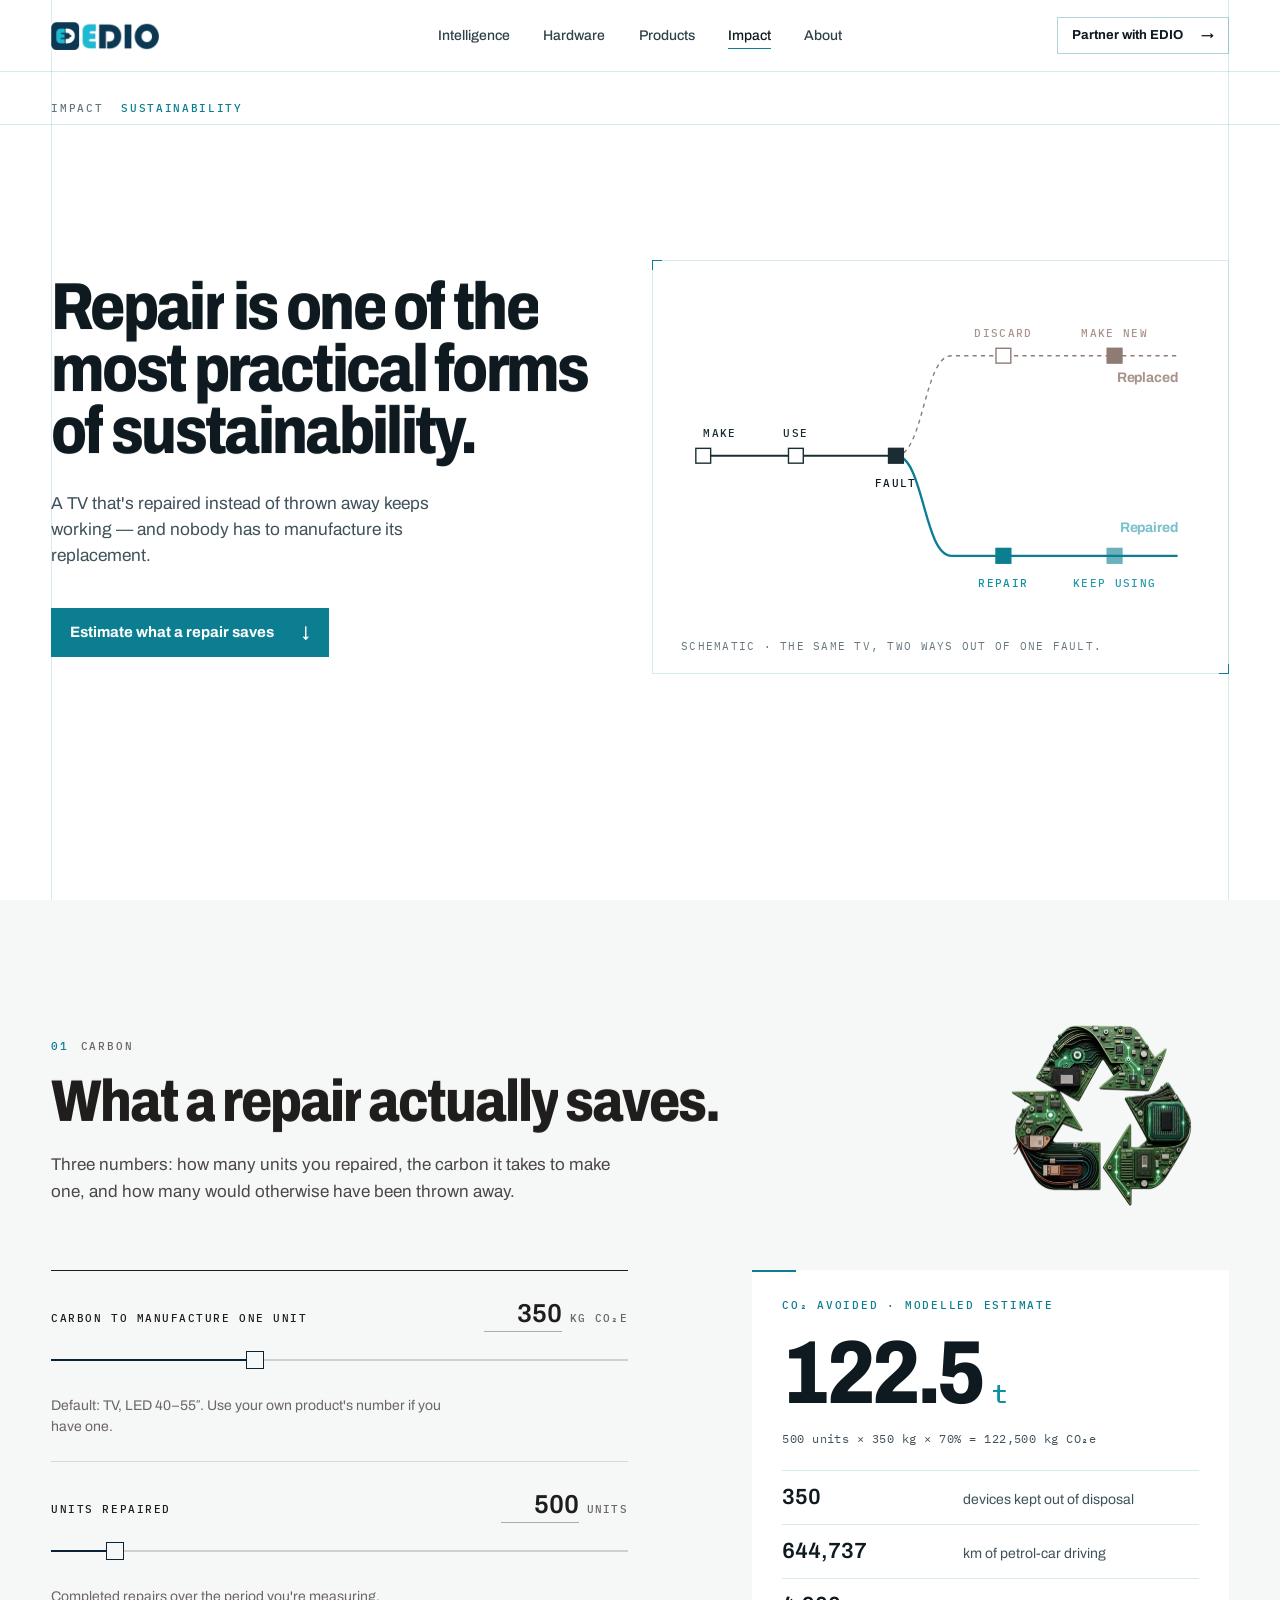
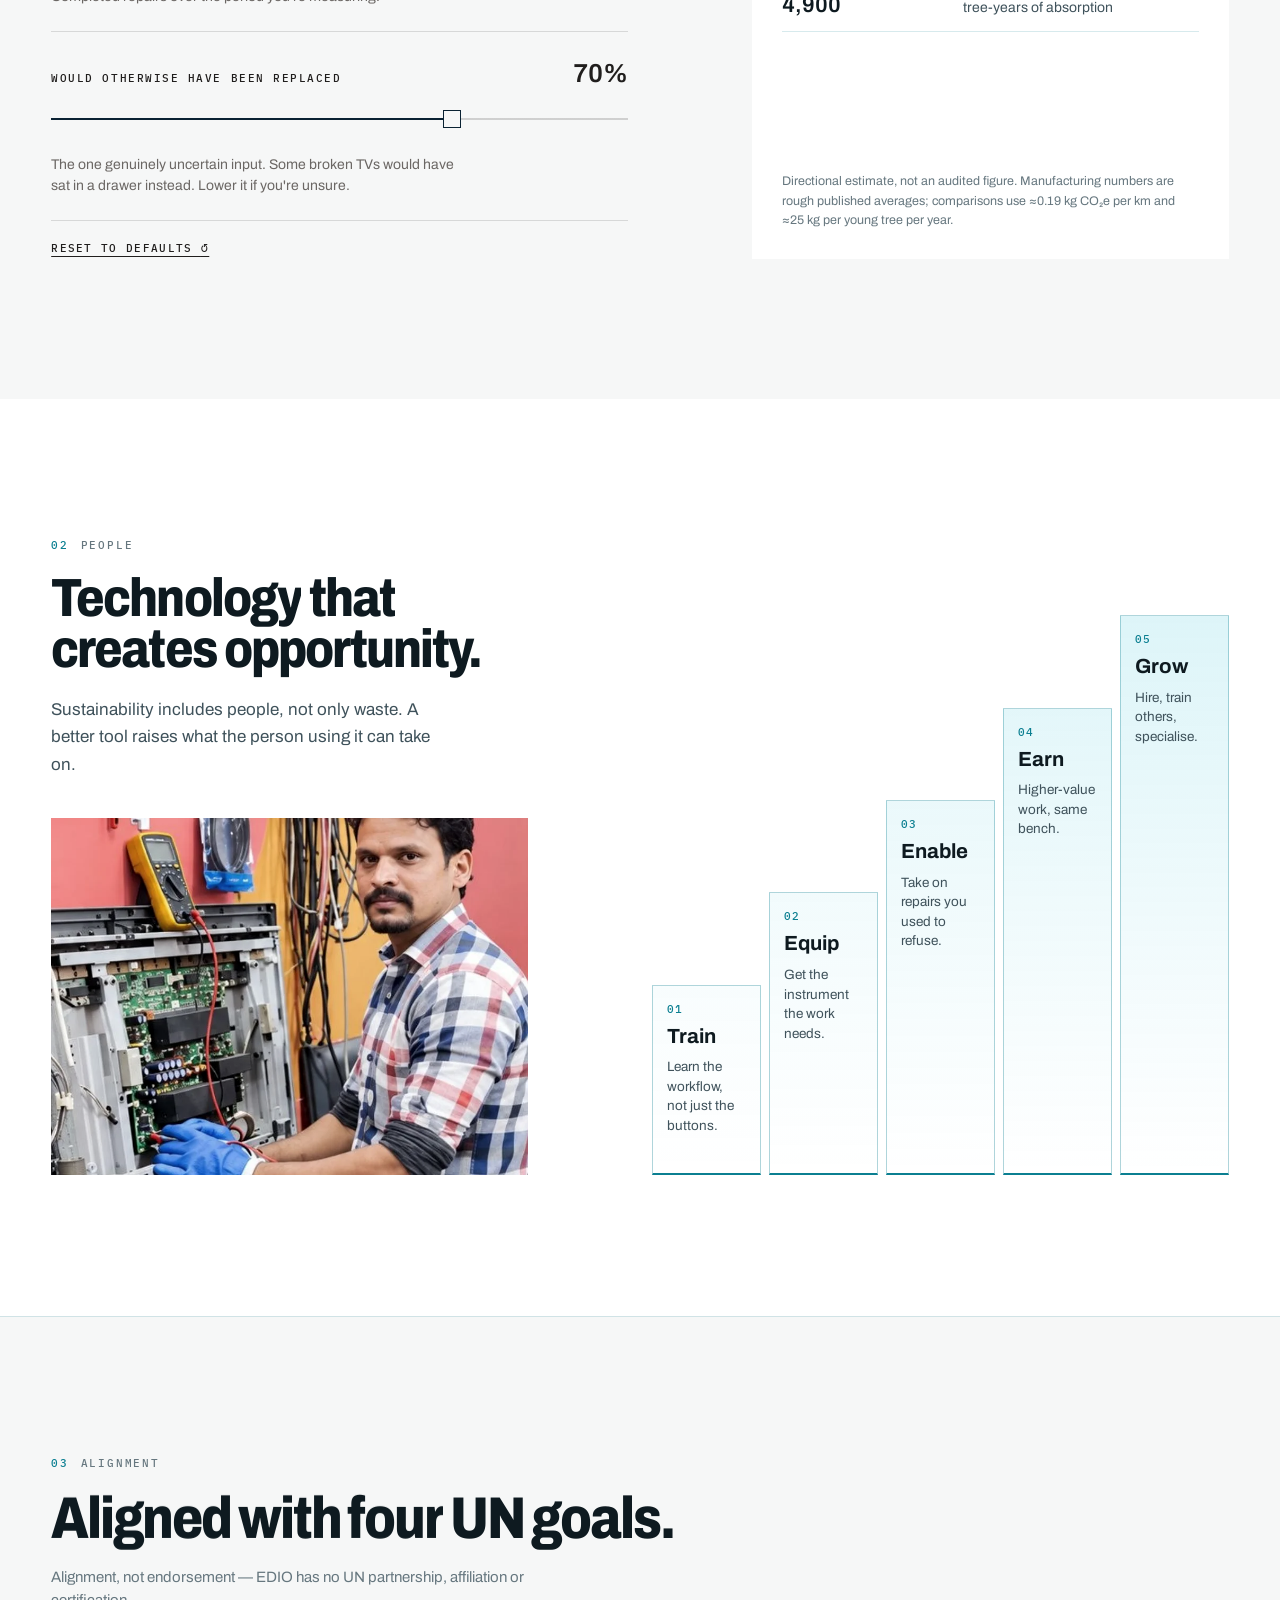
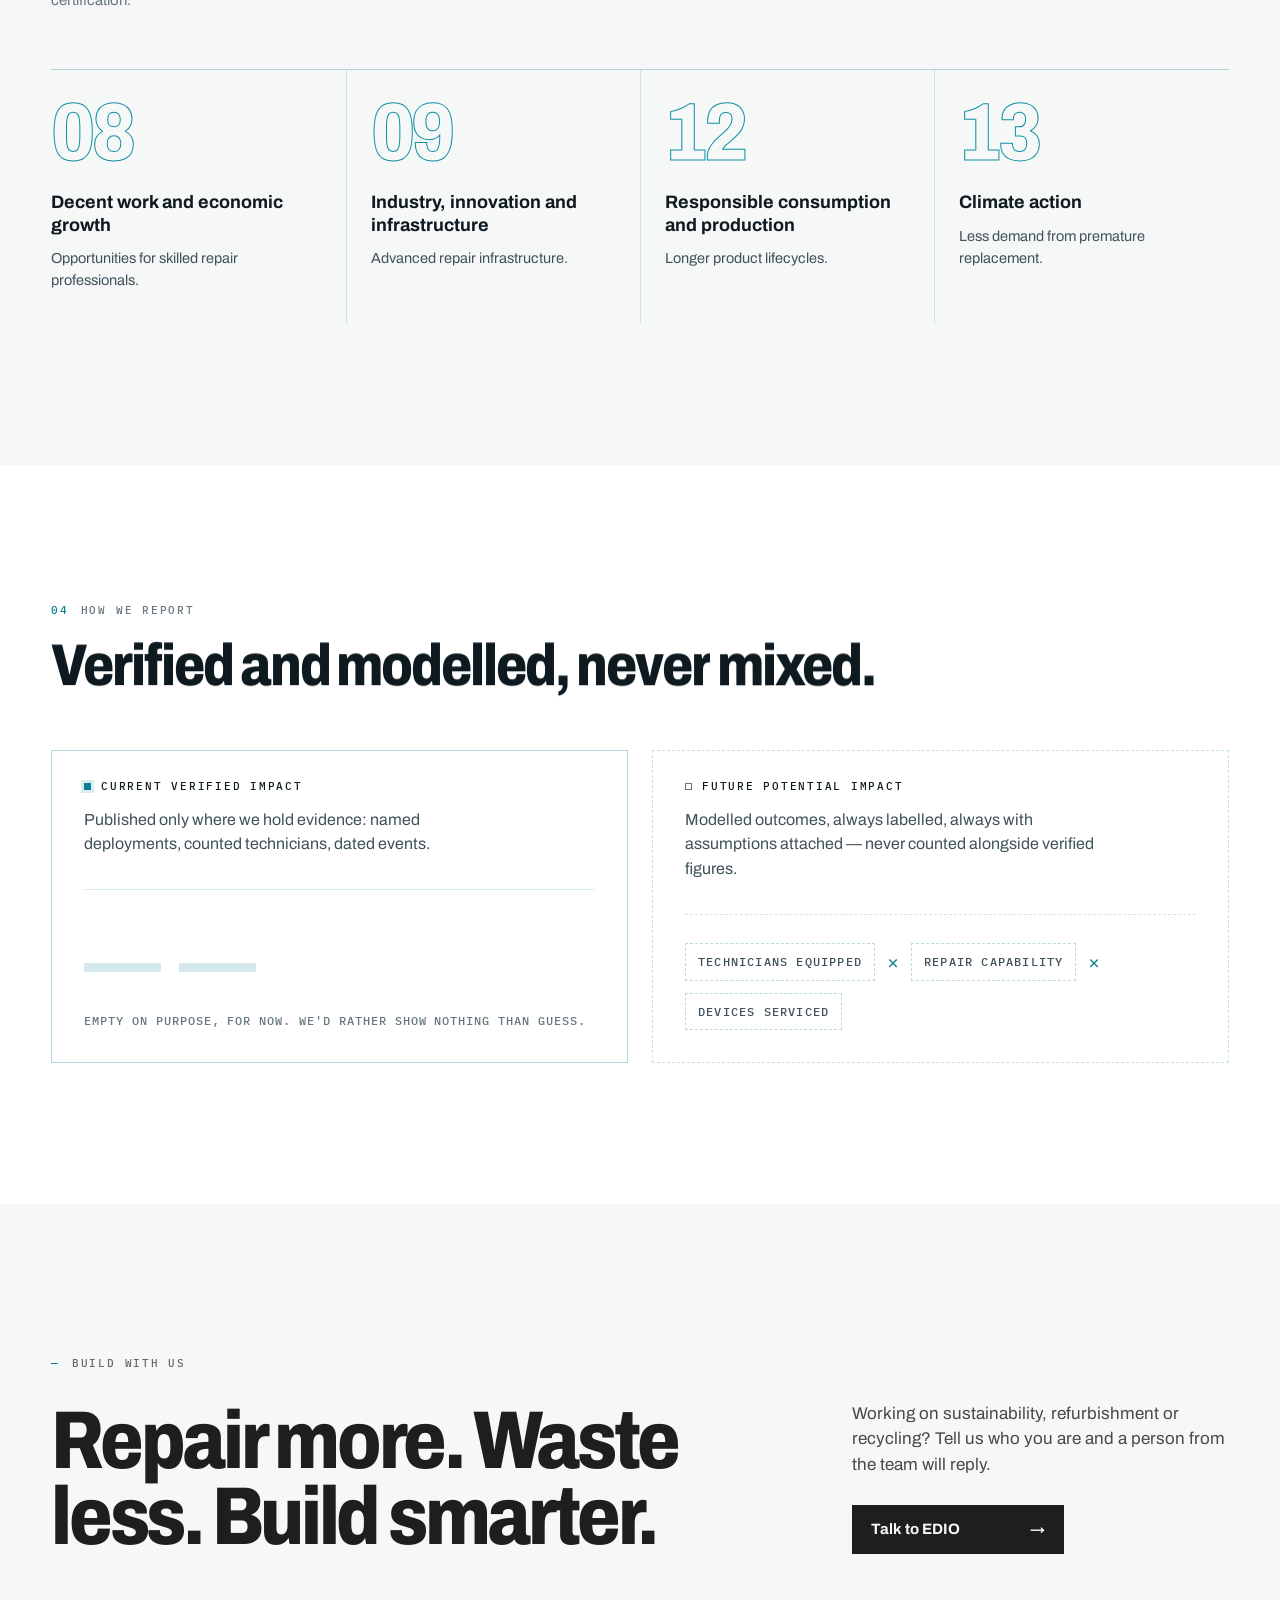
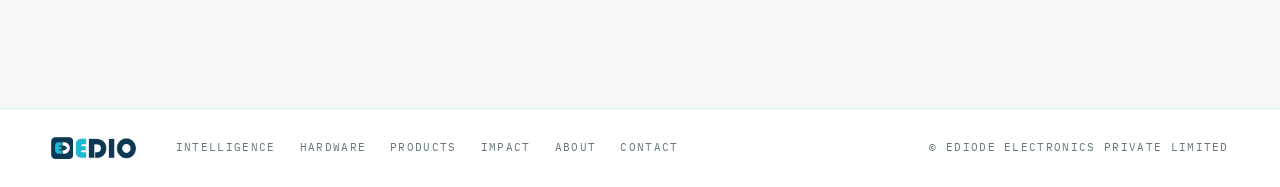
<file: impact.html>
<!doctype html>
<html lang="en" class="no-js">
<head>
<meta charset="utf-8">
<meta name="viewport" content="width=device-width, initial-scale=1, viewport-fit=cover">
<title>Impact — Repair as practical sustainability · EDIO</title>
<meta name="description" content="A TV that's repaired instead of thrown away keeps working — and nobody has to manufacture its replacement. Estimate what a repair saves, and see how we report impact.">
<link rel="canonical" href="https://edio.in/impact.html">
<meta property="og:url" content="https://edio.in/impact.html">
<meta property="og:type" content="website">
<meta property="og:site_name" content="EDIO">
<meta property="og:title" content="Impact — Repair as practical sustainability · EDIO">
<meta property="og:description" content="A TV that's repaired instead of thrown away keeps working — and nobody has to manufacture its replacement. Estimate what a repair saves, and see how we report impact.">
<meta property="og:image" content="https://edio.in/assets/img/og/edio-share.jpg">
<meta property="og:image:width" content="1200">
<meta property="og:image:height" content="629">
<meta property="og:image:alt" content="A technician repairing a TV mainboard at an electronics bench">
<meta name="twitter:card" content="summary_large_image">
<meta name="theme-color" content="#FFFFFF">
<meta name="robots" content="noindex">
<link rel="icon" href="assets/img/favicon.png">
<link rel="apple-touch-icon" href="assets/img/apple-touch-icon.png">
<link rel="preconnect" href="https://fonts.googleapis.com">
<link rel="preconnect" href="https://fonts.gstatic.com" crossorigin>
<link href="https://fonts.googleapis.com/css2?family=Archivo:wdth,wght@75..125,400..900&family=IBM+Plex+Mono:wght@400;500&display=swap" rel="stylesheet">
<link rel="stylesheet" href="assets/css/base.css?v=w1">
<link rel="stylesheet" href="assets/css/impact.css?v=w1">
<script>
  (function (h) {
    h.classList.replace('no-js', 'js');
    if (!matchMedia('(prefers-reduced-motion: reduce)').matches) {
      h.classList.add('is-intro');
      setTimeout(function () { h.classList.remove('is-intro'); }, 4000);
    }
  })(document.documentElement);
</script>
</head>
<body>

<a class="skip" href="#main">Skip to content</a>

<!-- ============ HEADER ============ -->
<header class="site-header" data-header>
  <div class="container header-row">
    <a class="brand" href="index.html" aria-label="EDIO home">
      <img src="assets/img/logo-wordmark.png" alt="EDIO" width="123" height="32">
    </a>
    <nav class="nav" aria-label="Primary">
      <a href="intelligence.html">Intelligence</a>
      <a href="hardware.html">Hardware</a>
      <a href="products.html">Products</a>
      <a href="impact.html" aria-current="page">Impact</a>
      <a href="about.html">About</a>
    </nav>
    <a class="btn btn-line header-cta" href="contact.html"><span class="lg">Partner with EDIO</span><span class="sm">Partner</span><i aria-hidden="true">→</i></a>
    <button class="menu-btn" type="button" aria-expanded="false" aria-controls="mobile-nav" data-menu-btn>
      <span class="sr">Menu</span><i></i><i></i>
    </button>
  </div>
  <nav class="mobile-nav" id="mobile-nav" aria-label="Mobile" data-mobile-nav hidden>
    <a href="intelligence.html"><small>01</small>Intelligence</a>
    <a href="hardware.html"><small>02</small>Hardware</a>
    <a href="products.html"><small>03</small>Products</a>
    <a href="impact.html" aria-current="page"><small>04</small>Impact</a>
    <a href="about.html"><small>05</small>About</a>
  </nav>
</header>

<main id="main">

<!-- ============ HERO — two lifecycles ============ -->
<section class="im-hero">
  <div class="im-lines" aria-hidden="true"><i class="ml ml-h"></i><i class="ml ml-v ml-v1"></i><i class="ml ml-v ml-v2"></i></div>
  <div class="container im-hero-grid">
    <p class="sys" data-im-fade><span class="sys-a">Impact</span><span class="sys-b">Sustainability</span></p>
    <div class="im-copy">
      <h1 class="im-title display" data-split>Repair is one of the most practical forms of sustainability.</h1>
      <p class="im-sub" data-im-fade>A TV that's repaired instead of thrown away keeps working — and nobody has to manufacture its replacement.</p>
      <div class="hero-cta" data-im-fade>
        <a class="btn btn-solid" href="#calc">Estimate what a repair saves <i aria-hidden="true">↓</i></a>
      </div>
    </div>

    <figure class="paths" data-paths aria-labelledby="paths-cap">
      <svg viewBox="0 0 560 360" role="img" aria-labelledby="paths-title paths-desc">
        <title id="paths-title">Two lifecycles of the same TV</title>
        <desc id="paths-desc">Both start with manufacture, use and a fault. Replaced, the TV is discarded and a new one is manufactured. Repaired, the same TV goes back into use.</desc>
        <!-- shared trunk -->
        <path class="p-trunk" pathLength="1" d="M24 180 H232"/>
        <!-- replace branch -->
        <path class="p-replace" pathLength="1" d="M232 180 C262 180 262 72 292 72 H536"/>
        <!-- repair branch -->
        <path class="p-repair" pathLength="1" d="M232 180 C262 180 262 288 292 288 H536"/>
        <!-- nodes -->
        <g class="p-node" style="--i:0"><rect x="16" y="172" width="16" height="16"/></g>
        <g class="p-node" style="--i:1"><rect x="116" y="172" width="16" height="16"/></g>
        <g class="p-node p-node--fault" style="--i:2"><rect x="224" y="172" width="16" height="16"/></g>
        <g class="p-node p-node--r" style="--i:3"><rect x="340" y="64" width="16" height="16"/></g>
        <g class="p-node p-node--r p-node--spike" style="--i:4"><rect x="460" y="64" width="16" height="16"/></g>
        <g class="p-node p-node--g" style="--i:3"><rect x="340" y="280" width="16" height="16"/></g>
        <g class="p-node p-node--g" style="--i:4"><rect x="460" y="280" width="16" height="16"/></g>
        <!-- labels -->
        <text class="p-l" x="24" y="160">Make</text>
        <text class="p-l" x="124" y="160" text-anchor="middle">Use</text>
        <text class="p-l p-l--fault" x="232" y="214" text-anchor="middle">Fault</text>
        <text class="p-l p-l--r" x="348" y="52" text-anchor="middle">Discard</text>
        <text class="p-l p-l--r" x="468" y="52" text-anchor="middle">Make new</text>
        <text class="p-l p-l--g" x="348" y="322" text-anchor="middle">Repair</text>
        <text class="p-l p-l--g" x="468" y="322" text-anchor="middle">Keep using</text>
        <text class="p-tag p-tag--r" x="536" y="100" text-anchor="end">Replaced</text>
        <text class="p-tag p-tag--g" x="536" y="262" text-anchor="end">Repaired</text>
      </svg>
      <figcaption id="paths-cap">Schematic · the same TV, two ways out of one fault.</figcaption>
    </figure>
  </div>
</section>

<!-- ============ CALCULATOR ============ -->
<section class="calc" id="calc">
  <div class="container">
    <div class="calc-head">
      <p class="kicker kicker--dark" data-rise><span>01</span> Carbon</p>
      <h2 class="calc-title display" data-split>What a repair actually saves.</h2>
      <p class="calc-lede" data-rise>Three numbers: how many units you repaired, the carbon it takes to make one, and how many would otherwise have been thrown away.</p>
      <img class="calc-art" src="assets/img/impact/recycle-circuit.webp" alt="" width="1024" height="769" loading="lazy" aria-hidden="true">
    </div>

    <form class="calc-body" data-calc aria-label="CO₂ estimate" onsubmit="return false">
      <div class="inputs">
        <div class="in">
          <div class="in-top">
            <label for="c-carbon">Carbon to manufacture one unit</label>
            <span class="in-val"><input id="c-carbon" name="carbon" type="number" inputmode="decimal" min="0" step="1" value="350" aria-describedby="h-carbon"><em>kg CO₂e</em></span>
          </div>
          <input class="range" type="range" min="0" max="1000" step="5" value="350" data-sync="carbon" aria-label="Carbon to manufacture one unit, kg CO₂e">
          <p class="in-help" id="h-carbon">Default: TV, LED 40–55″. Use your own product's number if you have one.</p>
        </div>
        <div class="in">
          <div class="in-top">
            <label for="c-units">Units repaired</label>
            <span class="in-val"><input id="c-units" name="units" type="number" inputmode="numeric" min="0" step="1" value="500" aria-describedby="h-units"><em>units</em></span>
          </div>
          <input class="range" type="range" min="0" max="5000" step="10" value="500" data-sync="units" aria-label="Units repaired">
          <p class="in-help" id="h-units">Completed repairs over the period you're measuring.</p>
        </div>
        <div class="in">
          <div class="in-top">
            <label for="c-share">Would otherwise have been replaced</label>
            <span class="in-val"><output data-share-out>70%</output></span>
          </div>
          <input class="range" id="c-share" name="share" type="range" min="0" max="100" step="1" value="70" aria-describedby="h-share">
          <p class="in-help" id="h-share">The one genuinely uncertain input. Some broken TVs would have sat in a drawer instead. Lower it if you're unsure.</p>
        </div>
        <button class="reset" type="button" data-reset>Reset to defaults <i aria-hidden="true">↺</i></button>
      </div>

      <div class="readout" aria-live="polite">
        <p class="ro-label">CO₂ avoided · modelled estimate</p>
        <p class="ro-big"><span data-co2>122.5</span><em>t</em></p>
        <p class="ro-formula" data-formula>500 units × 350 kg × 70% = 122,500 kg CO₂e</p>
        <dl class="ro-eq">
          <div><dt data-devices>350</dt><dd>devices kept out of disposal</dd></div>
          <div><dt data-km>644,737</dt><dd>km of petrol-car driving</dd></div>
          <div><dt data-trees>4,900</dt><dd>tree-years of absorption</dd></div>
        </dl>
        <p class="ro-note">Directional estimate, not an audited figure. Manufacturing numbers are rough published averages; comparisons use ≈0.19 kg CO₂e per km and ≈25 kg per young tree per year.</p>
      </div>
    </form>
  </div>
</section>

<!-- ============ OPPORTUNITY ============ -->
<section class="opp">
  <div class="container opp-grid">
    <div class="opp-copy">
      <p class="kicker" data-rise><span>02</span> People</p>
      <h2 class="opp-title display" data-split>Technology that creates opportunity.</h2>
      <p class="opp-lede" data-rise>Sustainability includes people, not only waste. A better tool raises what the person using it can take on.</p>
      <figure class="opp-figure" data-rise>
        <div class="opp-media"><img src="assets/img/impact/tech-multimeter.webp" alt="A technician measuring a TV mainboard with a multimeter" width="900" height="903" loading="lazy" data-drift></div>
      </figure>
    </div>
    <ol class="ladder" data-ladder>
      <li style="--i:0"><span class="lad-n">01</span><b>Train</b><span class="lad-d">Learn the workflow, not just the buttons.</span></li>
      <li style="--i:1"><span class="lad-n">02</span><b>Equip</b><span class="lad-d">Get the instrument the work needs.</span></li>
      <li style="--i:2"><span class="lad-n">03</span><b>Enable</b><span class="lad-d">Take on repairs you used to refuse.</span></li>
      <li style="--i:3"><span class="lad-n">04</span><b>Earn</b><span class="lad-d">Higher-value work, same bench.</span></li>
      <li style="--i:4"><span class="lad-n">05</span><b>Grow</b><span class="lad-d">Hire, train others, specialise.</span></li>
    </ol>
  </div>
</section>

<!-- ============ UN GOALS ============ -->
<section class="goals">
  <div class="container">
    <p class="kicker" data-rise><span>03</span> Alignment</p>
    <h2 class="goals-title display" data-split>Aligned with four UN goals.</h2>
    <p class="goals-note" data-rise>Alignment, not endorsement — EDIO has no UN partnership, affiliation or certification.</p>
    <ol class="goal-grid" data-rise-stagger>
      <li data-rise><span class="g-n">08</span><b>Decent work and economic growth</b><span class="g-d">Opportunities for skilled repair professionals.</span></li>
      <li data-rise><span class="g-n">09</span><b>Industry, innovation and infrastructure</b><span class="g-d">Advanced repair infrastructure.</span></li>
      <li data-rise><span class="g-n">12</span><b>Responsible consumption and production</b><span class="g-d">Longer product lifecycles.</span></li>
      <li data-rise><span class="g-n">13</span><b>Climate action</b><span class="g-d">Less demand from premature replacement.</span></li>
    </ol>
  </div>
</section>

<!-- ============ EVIDENCE ============ -->
<section class="evidence">
  <div class="container">
    <p class="kicker" data-rise><span>04</span> How we report</p>
    <h2 class="evidence-title display" data-split>Verified and modelled, never mixed.</h2>
    <div class="ev-grid">
      <div class="ev ev--verified" data-rise>
        <p class="ev-label"><i class="led" aria-hidden="true"></i>Current verified impact</p>
        <p class="ev-text">Published only where we hold evidence: named deployments, counted technicians, dated events.</p>
        <div class="ev-empty" role="note">
          <p class="ev-empty-n">— —</p>
          <p class="ev-empty-t">Empty on purpose, for now. We'd rather show nothing than guess.</p>
        </div>
      </div>
      <div class="ev ev--modelled" data-rise>
        <p class="ev-label"><i class="led led--off" aria-hidden="true"></i>Future potential impact</p>
        <p class="ev-text">Modelled outcomes, always labelled, always with assumptions attached — never counted alongside verified figures.</p>
        <p class="ev-formula">
          <span>Technicians equipped</span><i>×</i><span>Repair capability</span><i>×</i><span>Devices serviced</span>
        </p>
      </div>
    </div>
  </div>
</section>

<!-- ============ CLOSE ============ -->
<section class="close">
  <div class="container close-grid">
    <p class="kicker kicker--dark"><span>—</span> Build with us</p>
    <h2 class="close-title">Repair more. Waste less. Build smarter.</h2>
    <div class="close-side">
      <p>Working on sustainability, refurbishment or recycling? Tell us who you are and a person from the team will reply.</p>
      <a class="btn btn-ink" href="contact.html?role=sustainability">Talk to EDIO <i aria-hidden="true">→</i></a>
    </div>
  </div>
</section>

</main>

<footer class="site-footer">
  <div class="container footer-row">
    <img src="assets/img/logo-wordmark.png" alt="EDIO" width="92" height="24">
    <nav aria-label="Footer">
      <a href="intelligence.html">Intelligence</a>
      <a href="hardware.html">Hardware</a>
      <a href="products.html">Products</a>
      <a href="impact.html" aria-current="page">Impact</a>
      <a href="about.html">About</a>
      <a href="contact.html">Contact</a>
    </nav>
    <p>© Ediode Electronics Private Limited</p>
  </div>
</footer>

<script src="assets/js/vendor/gsap.min.js" defer></script>
<script src="assets/js/vendor/ScrollTrigger.min.js" defer></script>
<script src="assets/js/site.js" defer></script>
<script src="assets/js/impact.js" defer></script>
</body>
</html>
</file>
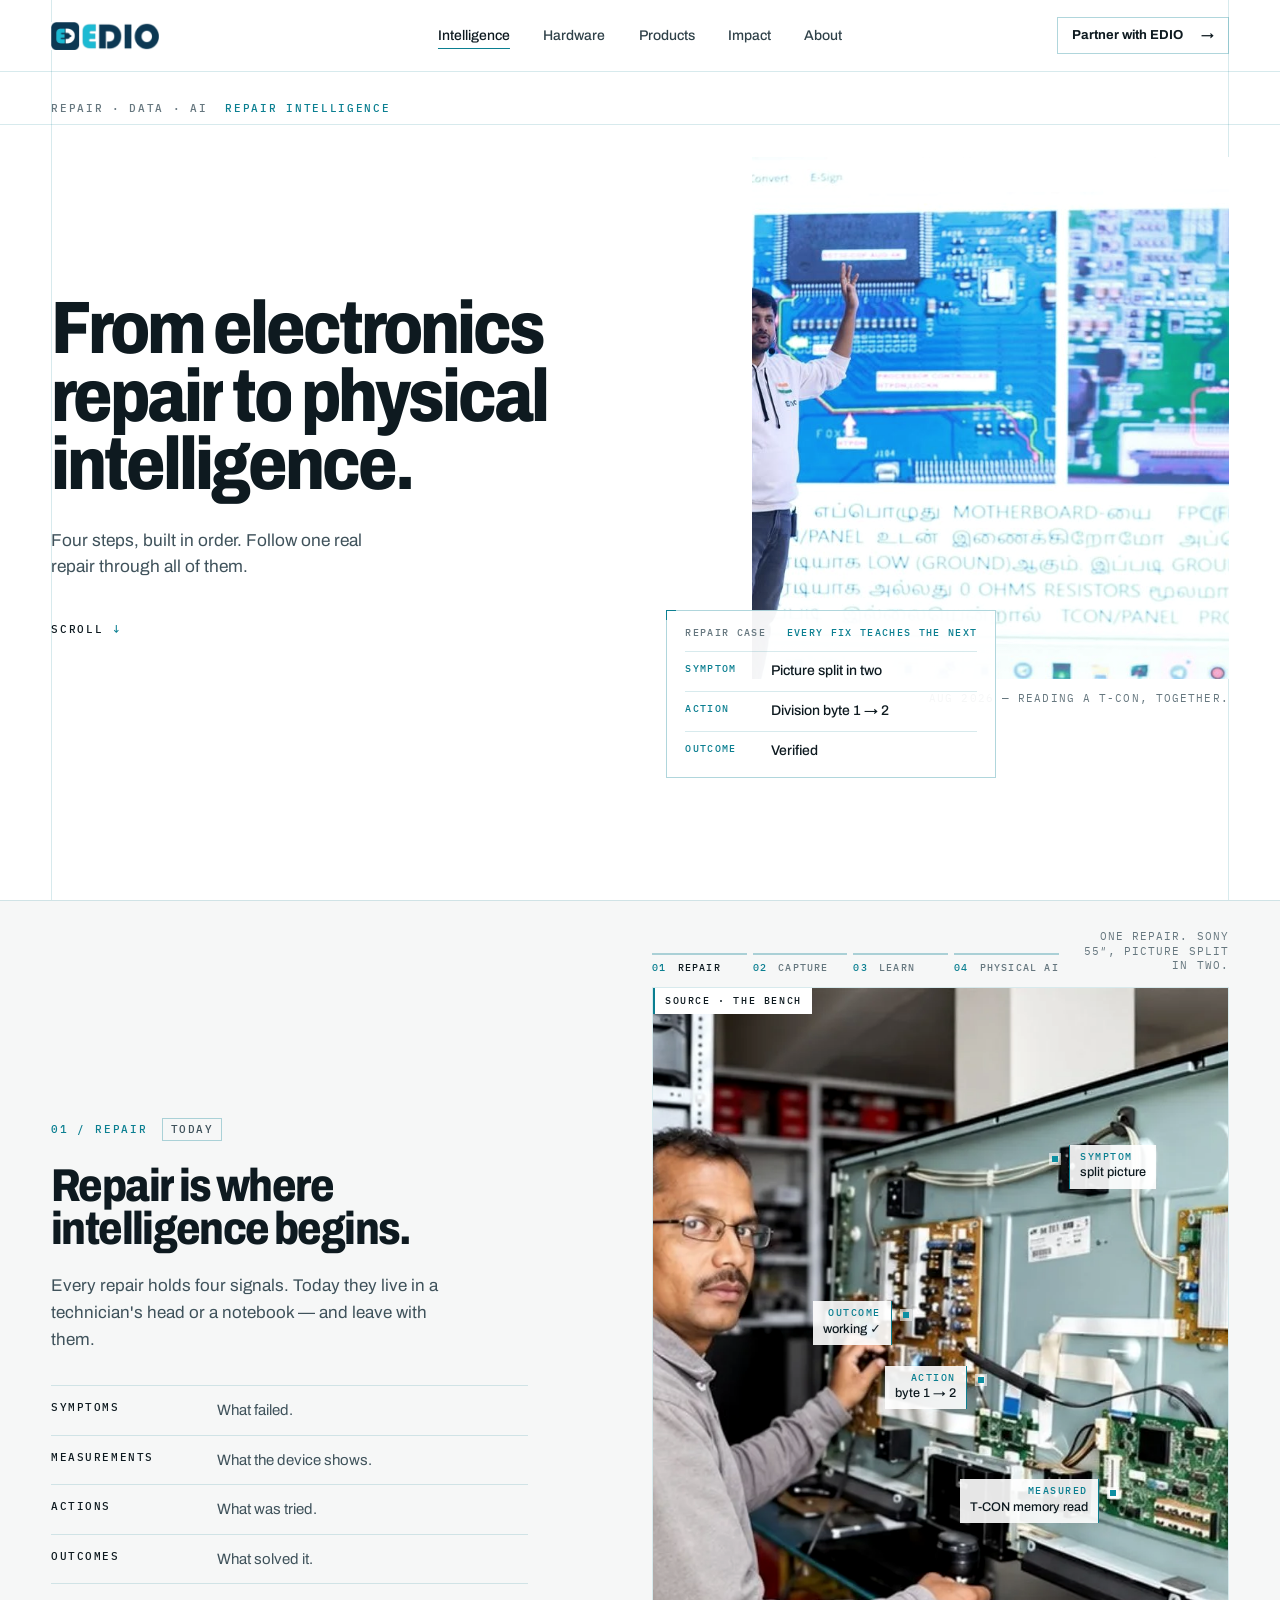
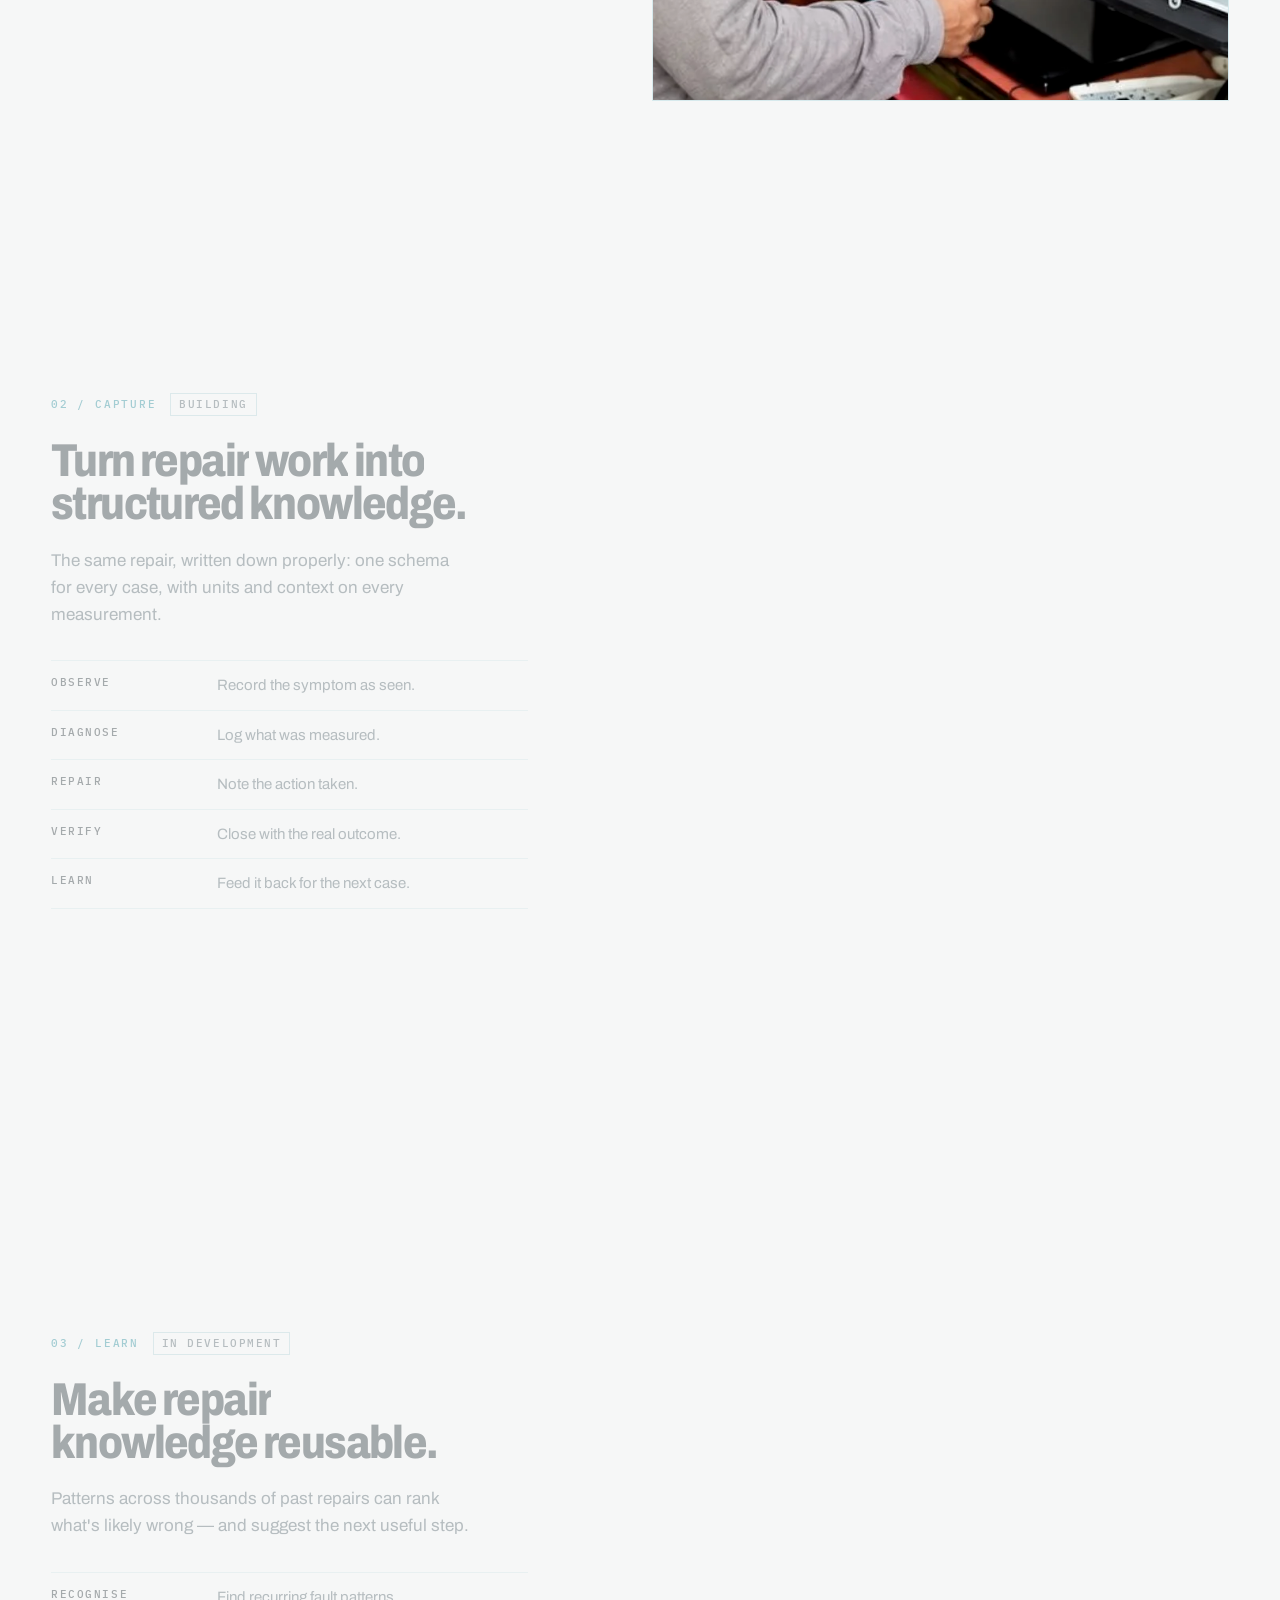
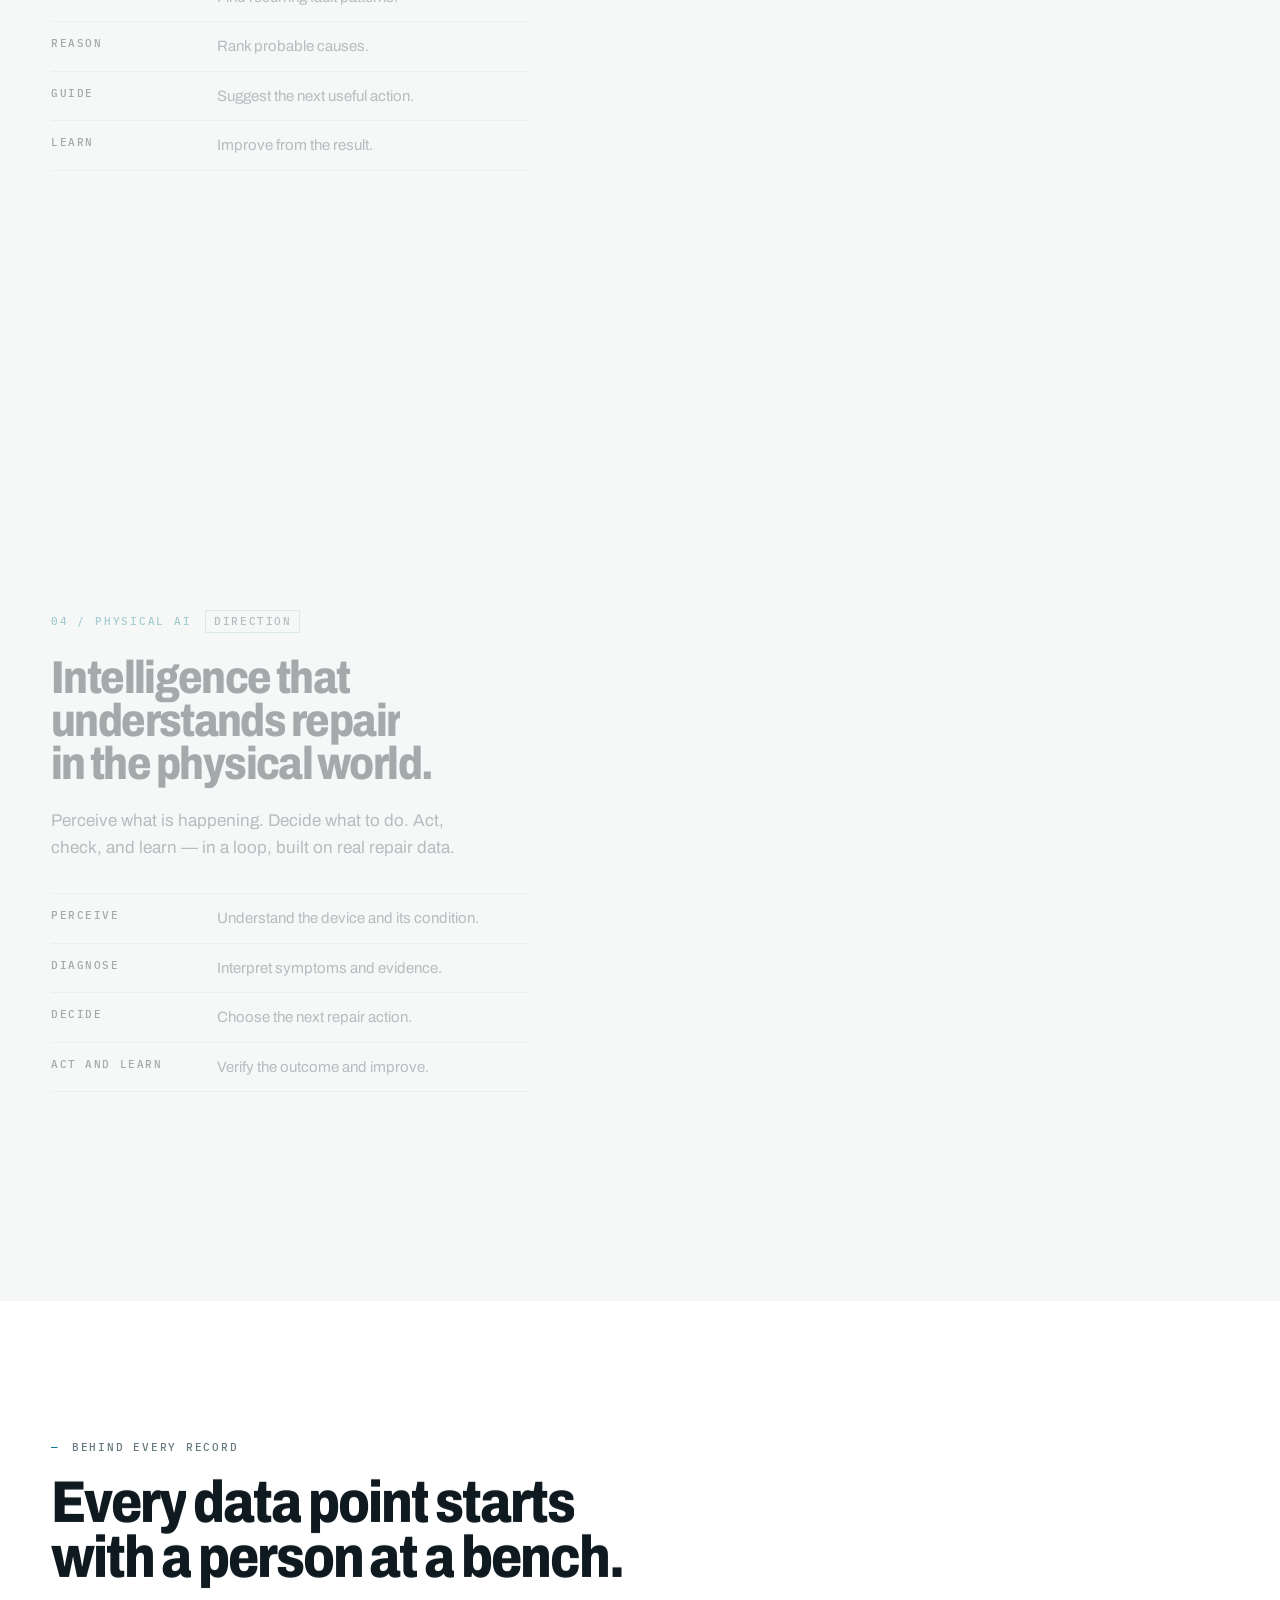
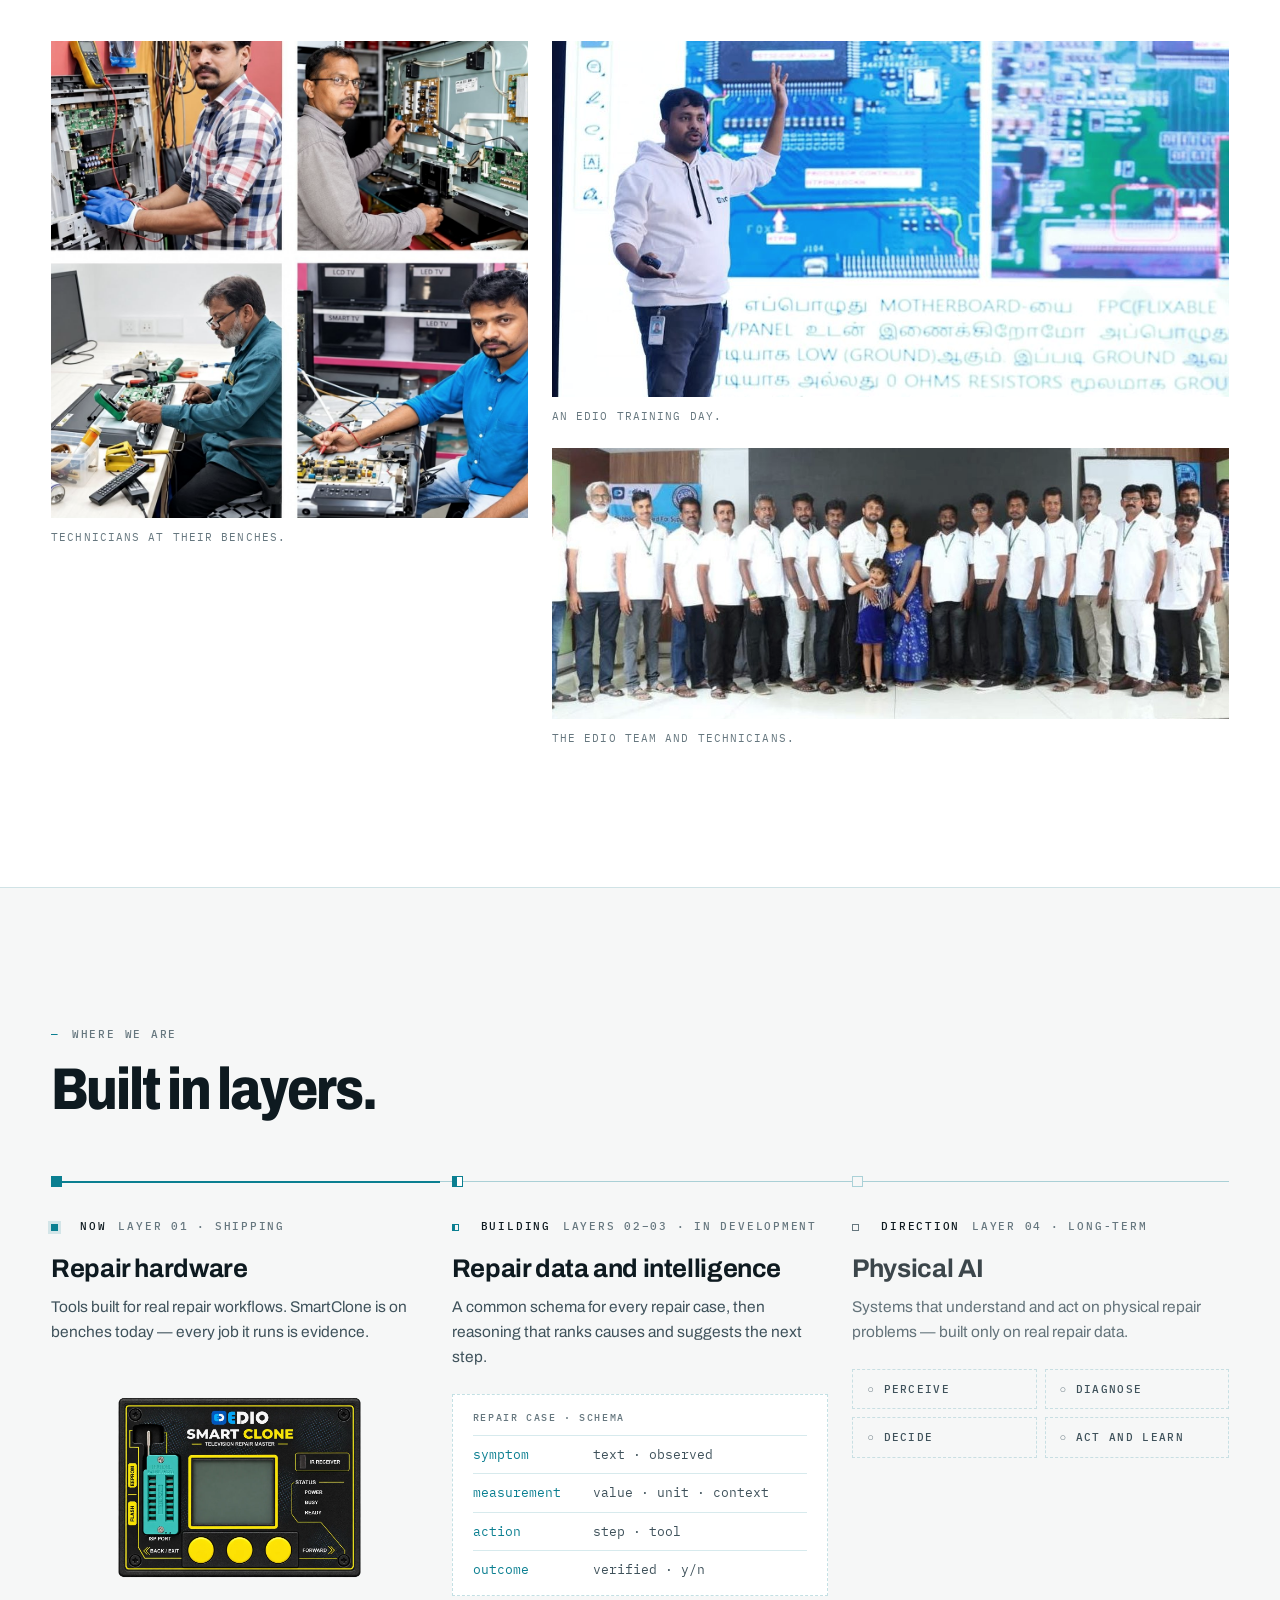
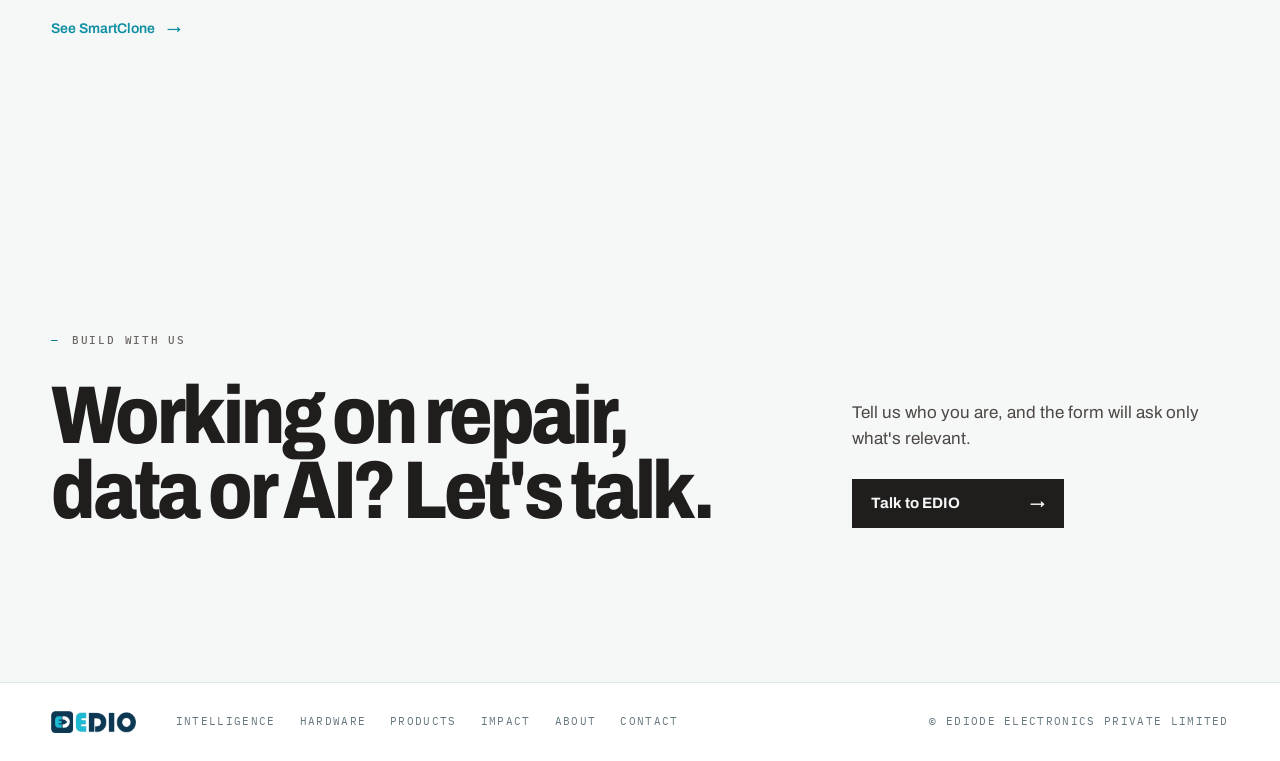
<file: intelligence.html>
<!doctype html>
<html lang="en" class="no-js">
<head>
<meta charset="utf-8">
<meta name="viewport" content="width=device-width, initial-scale=1, viewport-fit=cover">
<title>Repair intelligence — From electronics repair to physical intelligence · EDIO</title>
<meta name="description" content="Four steps, built in order: repair, capture, learn, physical AI. Follow one real repair through all of them.">
<link rel="canonical" href="https://edio.in/intelligence.html">
<meta property="og:url" content="https://edio.in/intelligence.html">
<meta property="og:type" content="website">
<meta property="og:site_name" content="EDIO">
<meta property="og:title" content="Repair intelligence — From electronics repair to physical intelligence · EDIO">
<meta property="og:description" content="Four steps, built in order: repair, capture, learn, physical AI. Follow one real repair through all of them.">
<meta property="og:image" content="https://edio.in/assets/img/og/edio-share.jpg">
<meta property="og:image:width" content="1200">
<meta property="og:image:height" content="629">
<meta property="og:image:alt" content="A technician repairing a TV mainboard at an electronics bench">
<meta name="twitter:card" content="summary_large_image">
<meta name="theme-color" content="#FFFFFF">
<meta name="robots" content="noindex">
<link rel="icon" href="assets/img/favicon.png">
<link rel="apple-touch-icon" href="assets/img/apple-touch-icon.png">
<link rel="preconnect" href="https://fonts.googleapis.com">
<link rel="preconnect" href="https://fonts.gstatic.com" crossorigin>
<link href="https://fonts.googleapis.com/css2?family=Archivo:wdth,wght@75..125,400..900&family=IBM+Plex+Mono:wght@400;500&display=swap" rel="stylesheet">
<link rel="preload" as="image" href="assets/img/training-day.jpg">
<link rel="stylesheet" href="assets/css/base.css?v=w1">
<link rel="stylesheet" href="assets/css/intelligence.css?v=w1">
<script>
  (function (h) {
    h.classList.replace('no-js', 'js');
    if (!matchMedia('(prefers-reduced-motion: reduce)').matches) {
      h.classList.add('is-intro');
      setTimeout(function () { h.classList.remove('is-intro'); }, 4000);
    }
  })(document.documentElement);
</script>
</head>
<body>

<a class="skip" href="#main">Skip to content</a>

<!-- ============ HEADER ============ -->
<header class="site-header" data-header>
  <div class="container header-row">
    <a class="brand" href="index.html" aria-label="EDIO home">
      <img src="assets/img/logo-wordmark.png" alt="EDIO" width="123" height="32">
    </a>
    <nav class="nav" aria-label="Primary">
      <a href="intelligence.html" aria-current="page">Intelligence</a>
      <a href="hardware.html">Hardware</a>
      <a href="products.html">Products</a>
      <a href="impact.html">Impact</a>
      <a href="about.html">About</a>
    </nav>
    <a class="btn btn-line header-cta" href="contact.html"><span class="lg">Partner with EDIO</span><span class="sm">Partner</span><i aria-hidden="true">→</i></a>
    <button class="menu-btn" type="button" aria-expanded="false" aria-controls="mobile-nav" data-menu-btn>
      <span class="sr">Menu</span><i></i><i></i>
    </button>
  </div>
  <nav class="mobile-nav" id="mobile-nav" aria-label="Mobile" data-mobile-nav hidden>
    <a href="intelligence.html" aria-current="page"><small>01</small>Intelligence</a>
    <a href="hardware.html"><small>02</small>Hardware</a>
    <a href="products.html"><small>03</small>Products</a>
    <a href="impact.html"><small>04</small>Impact</a>
    <a href="about.html"><small>05</small>About</a>
  </nav>
</header>

<main id="main">

<!-- ============ HERO ============ -->
<section class="in-hero" data-in-hero>
  <div class="in-lines" aria-hidden="true"><i class="il il-h"></i><i class="il il-v il-v1"></i><i class="il il-v il-v2"></i></div>
  <div class="container in-hero-grid">
    <p class="sys" data-in-fade>
      <span class="sys-a">Repair · Data · AI</span>
      <span class="sys-b">Repair intelligence</span>
    </p>
    <div class="in-copy">
      <h1 class="in-title display" data-split>From electronics repair to physical intelligence.</h1>
      <p class="in-sub" data-in-fade>Four steps, built in order. Follow one real repair through all of them.</p>
      <a class="cue" href="#story" data-in-fade>Scroll <i aria-hidden="true">↓</i></a>
    </div>
    <figure class="in-figure" data-in-figure>
      <div class="in-media"><img src="assets/img/training-day.jpg" alt="An EDIO trainer walks technicians through a T-CON board layout projected on screen" width="960" height="720" fetchpriority="high" data-in-img></div>
      <figcaption>Aug 2026 — reading a T-CON, together.</figcaption>
      <div class="mini-case" data-mini-case aria-label="Repair case">
        <p class="mini-head"><span>Repair case</span><span class="mini-note">Every fix teaches the next</span></p>
        <dl>
          <div><dt>Symptom</dt><dd>Picture split in two</dd></div>
          <div><dt>Action</dt><dd>Division byte 1 → 2</dd></div>
          <div><dt>Outcome</dt><dd>Verified</dd></div>
        </dl>
      </div>
    </figure>
  </div>
</section>

<!-- ============ STORY — one repair, four chapters ============ -->
<section class="story" id="story" aria-label="One repair, four steps">
  <div class="container story-grid">

    <!-- sticky stage: one visual that changes with the active chapter -->
    <div class="stage" data-stage data-ch="0" role="group" aria-label="The repair at each step">
      <div class="stage-head">
        <ol class="rail" aria-hidden="true">
          <li data-rail><span>01</span> Repair<i></i></li>
          <li data-rail><span>02</span> Capture<i></i></li>
          <li data-rail><span>03</span> Learn<i></i></li>
          <li data-rail><span>04</span> Physical AI<i></i></li>
        </ol>
        <p class="stage-case">One repair. Sony 55″, picture split in two.</p>
      </div>

      <div class="canvas">
        <!-- 01 the bench -->
        <figure class="sv sv-photo">
          <img src="assets/img/intelligence/bench-probe.webp" alt="" width="900" height="900" loading="lazy">
          <span class="sv-src">Source · the bench</span>
        </figure>
        <div class="sv sv-notes">
          <div class="note" style="left:70%;top:24%;--i:0"><i class="mk-dot"></i><span><b>Symptom</b>split picture</span></div>
          <div class="note note--l" style="left:80%;top:71%;--i:1"><i class="mk-dot"></i><span><b>Measured</b>T-CON memory read</span></div>
          <div class="note note--l" style="left:57%;top:55%;--i:2"><i class="mk-dot"></i><span><b>Action</b>byte 1 → 2</span></div>
          <div class="note note--l" style="left:44%;top:46%;--i:3"><i class="mk-dot"></i><span><b>Outcome</b>working ✓</span></div>
        </div>

        <!-- 02 the same repair, written down properly -->
        <div class="sv sv-record">
          <div class="rec">
            <p class="rec-head"><span>Repair case</span><span class="rec-state">● structured</span></p>
            <dl>
              <div style="--i:0"><dt>Device</dt><dd>TV · Sony · 55″</dd></div>
              <div style="--i:1"><dt>Symptom</dt><dd>Picture split in two halves</dd></div>
              <div style="--i:2"><dt>Measured</dt><dd>T-CON EEPROM · division byte wrong</dd></div>
              <div style="--i:3"><dt>Action</dt><dd>Division 1 → 2 · written</dd></div>
              <div style="--i:4"><dt>Outcome</dt><dd>Verified by read-back</dd></div>
              <div style="--i:5"><dt>Tool</dt><dd>SmartClone · mode 1</dd></div>
            </dl>
          </div>
          <p class="fine">Illustrative · repair-case schema in development</p>
        </div>

        <!-- 03 one case becomes a pattern -->
        <div class="sv sv-rank">
          <div class="rank">
            <p class="rank-sym"><span>Symptom</span>Picture split in two halves</p>
            <p class="rank-label">Probable cause, ranked</p>
            <ol class="bars">
              <li style="--w:86%;--i:0" class="is-top"><span class="bar-name">T-CON division setting</span><span class="bar-n">most likely</span><i></i></li>
              <li style="--w:48%;--i:1"><span class="bar-name">LVDS bit mapping</span><span class="bar-n">possible</span><i></i></li>
              <li style="--w:24%;--i:2"><span class="bar-name">T-CON board fault</span><span class="bar-n">less likely</span><i></i></li>
              <li style="--w:10%;--i:3"><span class="bar-name">Panel fault</span><span class="bar-n">rare</span><i></i></li>
            </ol>
            <p class="rank-next"><span>Next useful action →</span> Read the T-CON memory before touching the panel.</p>
          </div>
          <p class="fine">Illustrative · in development, not a released product</p>
        </div>

        <!-- 04 the loop -->
        <div class="sv sv-loop">
          <div class="loop">
            <svg viewBox="0 0 400 400">
              <circle class="loop-track" cx="200" cy="200" r="150"/>
              <circle class="loop-ring" cx="200" cy="200" r="150" pathLength="1" transform="rotate(-90 200 200)"/>
              <!-- one clockwise arrowhead drawn at the top of the ring, rotated to each quarter -->
              <defs><path id="loop-head" d="M207 50 L195 43.5 L195 56.5 Z"/></defs>
              <use class="loop-arrow" href="#loop-head" transform="rotate(45 200 200)"/>
              <use class="loop-arrow" href="#loop-head" transform="rotate(135 200 200)"/>
              <use class="loop-arrow" href="#loop-head" transform="rotate(225 200 200)"/>
              <use class="loop-arrow" href="#loop-head" transform="rotate(315 200 200)"/>
            </svg>
            <div class="node" style="left:50%;top:12.5%;--i:0"><span>01</span><b>Perceive</b><small>Device and condition</small></div>
            <div class="node" style="left:87.5%;top:50%;--i:1"><span>02</span><b>Diagnose</b><small>Symptoms and evidence</small></div>
            <div class="node" style="left:50%;top:87.5%;--i:2"><span>03</span><b>Decide</b><small>Next repair action</small></div>
            <div class="node" style="left:12.5%;top:50%;--i:3"><span>04</span><b>Act and learn</b><small>Verify, then improve</small></div>
            <p class="loop-core"><b>↻</b><span>Built on real repair data</span></p>
          </div>
        </div>
      </div>
    </div>

    <!-- chapters -->
    <div class="chapters">
      <article class="chapter" id="ch-1" data-chapter>
        <p class="ch-kicker"><span>01 / Repair</span><em>Today</em></p>
        <h2 class="display" data-split>Repair is where intelligence begins.</h2>
        <p class="ch-lede">Every repair holds four signals. Today they live in a technician's head or a notebook — and leave with them.</p>
        <dl class="ch-list">
          <div><dt>Symptoms</dt><dd>What failed.</dd></div>
          <div><dt>Measurements</dt><dd>What the device shows.</dd></div>
          <div><dt>Actions</dt><dd>What was tried.</dd></div>
          <div><dt>Outcomes</dt><dd>What solved it.</dd></div>
        </dl>
      </article>

      <article class="chapter" id="ch-2" data-chapter>
        <p class="ch-kicker"><span>02 / Capture</span><em>Building</em></p>
        <h2 class="display" data-split>Turn repair work into structured knowledge.</h2>
        <p class="ch-lede">The same repair, written down properly: one schema for every case, with units and context on every measurement.</p>
        <dl class="ch-list">
          <div><dt>Observe</dt><dd>Record the symptom as seen.</dd></div>
          <div><dt>Diagnose</dt><dd>Log what was measured.</dd></div>
          <div><dt>Repair</dt><dd>Note the action taken.</dd></div>
          <div><dt>Verify</dt><dd>Close with the real outcome.</dd></div>
          <div><dt>Learn</dt><dd>Feed it back for the next case.</dd></div>
        </dl>
      </article>

      <article class="chapter" id="ch-3" data-chapter>
        <p class="ch-kicker"><span>03 / Learn</span><em>In development</em></p>
        <h2 class="display" data-split>Make repair knowledge reusable.</h2>
        <p class="ch-lede">Patterns across thousands of past repairs can rank what's likely wrong — and suggest the next useful step.</p>
        <dl class="ch-list">
          <div><dt>Recognise</dt><dd>Find recurring fault patterns.</dd></div>
          <div><dt>Reason</dt><dd>Rank probable causes.</dd></div>
          <div><dt>Guide</dt><dd>Suggest the next useful action.</dd></div>
          <div><dt>Learn</dt><dd>Improve from the result.</dd></div>
        </dl>
      </article>

      <article class="chapter" id="ch-4" data-chapter>
        <p class="ch-kicker"><span>04 / Physical AI</span><em>Direction</em></p>
        <h2 class="display" data-split>Intelligence that understands repair in the physical world.</h2>
        <p class="ch-lede">Perceive what is happening. Decide what to do. Act, check, and learn — in a loop, built on real repair data.</p>
        <dl class="ch-list">
          <div><dt>Perceive</dt><dd>Understand the device and its condition.</dd></div>
          <div><dt>Diagnose</dt><dd>Interpret symptoms and evidence.</dd></div>
          <div><dt>Decide</dt><dd>Choose the next repair action.</dd></div>
          <div><dt>Act and learn</dt><dd>Verify the outcome and improve.</dd></div>
        </dl>
      </article>
    </div>
  </div>
</section>

<!-- ============ BEHIND EVERY RECORD ============ -->
<section class="people">
  <div class="container">
    <p class="kicker" data-rise><span>—</span> Behind every record</p>
    <h2 class="people-title display" data-split>Every data point starts with a person at a bench.</h2>
    <div class="people-grid">
      <figure class="pf pf--a" data-rise>
        <div class="pf-media"><img src="assets/img/repair-people.jpg" alt="Technicians at their benches" width="1254" height="1254" loading="lazy" data-drift></div>
        <figcaption>Technicians at their benches.</figcaption>
      </figure>
      <figure class="pf pf--b" data-rise>
        <div class="pf-media"><img src="assets/img/training-day.jpg" alt="An EDIO training day" width="960" height="720" loading="lazy" data-drift></div>
        <figcaption>An EDIO training day.</figcaption>
      </figure>
      <figure class="pf pf--c" data-rise>
        <div class="pf-media"><img src="assets/img/edio-team.jpg" alt="The EDIO team and technicians" width="1400" height="521" loading="lazy" data-drift></div>
        <figcaption>The EDIO team and technicians.</figcaption>
      </figure>
    </div>
  </div>
</section>

<!-- ============ BUILT IN LAYERS ============ -->
<section class="layers">
  <div class="container">
    <p class="kicker" data-rise><span>—</span> Where we are</p>
    <h2 class="layers-title display" data-split>Built in layers.</h2>

    <div class="layer-rail" aria-hidden="true" data-layer-rail><i></i></div>
    <ol class="layer-grid" data-rise-stagger>
      <li class="layer layer--now" data-rise>
        <p class="layer-status"><i class="led"></i>Now <span>Layer 01 · Shipping</span></p>
        <h3>Repair hardware</h3>
        <p>Tools built for real repair workflows. SmartClone is on benches today — every job it runs is evidence.</p>
        <div class="layer-well"><img src="assets/img/hardware/smartclone-top.webp" alt="SmartClone" width="1100" height="825" loading="lazy"></div>
        <a class="layer-link" href="hardware.html">See SmartClone <i aria-hidden="true">→</i></a>
      </li>
      <li class="layer layer--building" data-rise>
        <p class="layer-status"><i class="led led--half"></i>Building <span>Layers 02–03 · In development</span></p>
        <h3>Repair data and intelligence</h3>
        <p>A common schema for every repair case, then reasoning that ranks causes and suggests the next step.</p>
        <div class="schema">
          <p class="schema-head">Repair case · schema</p>
          <dl>
            <div><dt>symptom</dt><dd>text · observed</dd></div>
            <div><dt>measurement</dt><dd>value · unit · context</dd></div>
            <div><dt>action</dt><dd>step · tool</dd></div>
            <div><dt>outcome</dt><dd>verified · y/n</dd></div>
          </dl>
        </div>
      </li>
      <li class="layer layer--direction" data-rise>
        <p class="layer-status"><i class="led led--off"></i>Direction <span>Layer 04 · Long-term</span></p>
        <h3>Physical AI</h3>
        <p>Systems that understand and act on physical repair problems — built only on real repair data.</p>
        <ol class="mini-loop">
          <li>Perceive</li><li>Diagnose</li><li>Decide</li><li>Act and learn</li>
        </ol>
      </li>
    </ol>
  </div>
</section>

<!-- ============ CLOSE ============ -->
<section class="close">
  <div class="container close-grid">
    <p class="kicker kicker--dark"><span>—</span> Build with us</p>
    <h2 class="close-title">Working on repair, data or AI? Let's talk.</h2>
    <div class="close-side">
      <p>Tell us who you are, and the form will ask only what's relevant.</p>
      <a class="btn btn-ink" href="contact.html">Talk to EDIO <i aria-hidden="true">→</i></a>
    </div>
  </div>
</section>

</main>

<footer class="site-footer">
  <div class="container footer-row">
    <img src="assets/img/logo-wordmark.png" alt="EDIO" width="92" height="24">
    <nav aria-label="Footer">
      <a href="intelligence.html" aria-current="page">Intelligence</a>
      <a href="hardware.html">Hardware</a>
      <a href="products.html">Products</a>
      <a href="impact.html">Impact</a>
      <a href="about.html">About</a>
      <a href="contact.html">Contact</a>
    </nav>
    <p>© Ediode Electronics Private Limited</p>
  </div>
</footer>

<script src="assets/js/vendor/gsap.min.js" defer></script>
<script src="assets/js/vendor/ScrollTrigger.min.js" defer></script>
<script src="assets/js/site.js" defer></script>
<script src="assets/js/intelligence.js" defer></script>
</body>
</html>
</file>
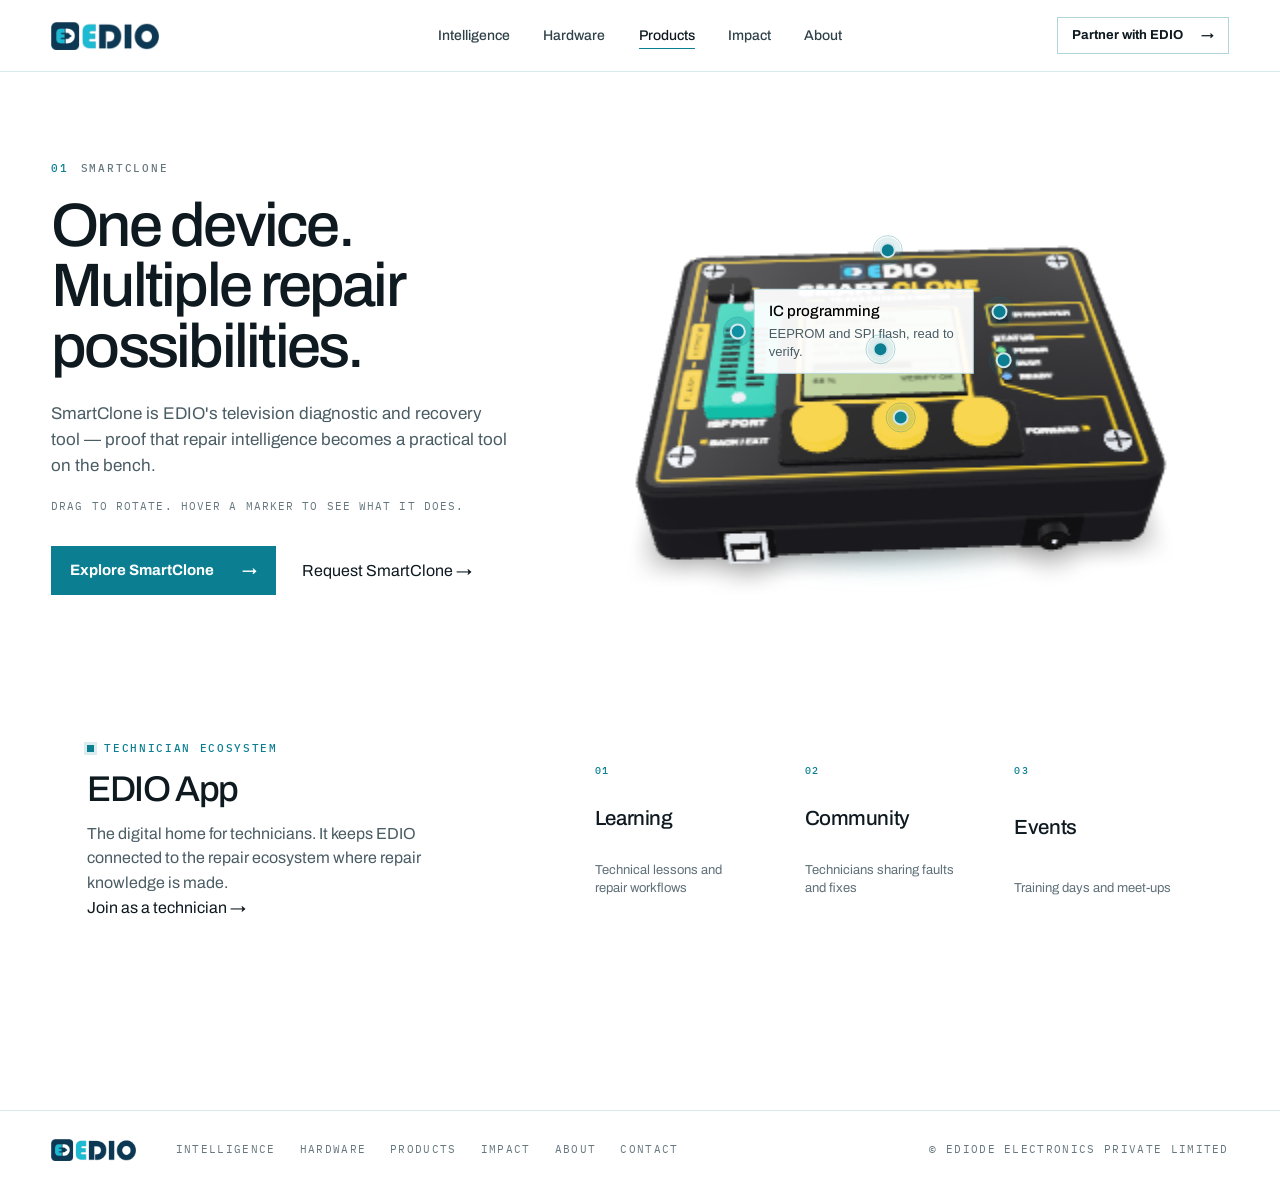
<file: products.html>
<!doctype html>
<html lang="en" class="no-js">
<head>
<meta charset="utf-8">
<meta name="viewport" content="width=device-width, initial-scale=1, viewport-fit=cover">
<title>Products — SmartClone and the EDIO App · EDIO</title>
<meta name="description" content="SmartClone, EDIO’s television diagnostic and recovery tool, in 3D — and the EDIO App, the digital home for technicians.">
<link rel="canonical" href="https://edio.in/products.html">
<meta property="og:url" content="https://edio.in/products.html">
<meta property="og:type" content="website">
<meta property="og:site_name" content="EDIO">
<meta property="og:title" content="Products — SmartClone and the EDIO App · EDIO">
<meta property="og:description" content="SmartClone, EDIO’s television diagnostic and recovery tool, in 3D — and the EDIO App, the digital home for technicians.">
<meta property="og:image" content="https://edio.in/assets/img/og/edio-share.jpg">
<meta property="og:image:width" content="1200">
<meta property="og:image:height" content="629">
<meta property="og:image:alt" content="A technician repairing a TV mainboard at an electronics bench">
<meta name="twitter:card" content="summary_large_image">
<meta name="theme-color" content="#FFFFFF">
<meta name="robots" content="noindex">
<link rel="icon" href="assets/img/favicon.png">
<link rel="apple-touch-icon" href="assets/img/apple-touch-icon.png">
<link rel="preconnect" href="https://fonts.googleapis.com">
<link rel="preconnect" href="https://fonts.gstatic.com" crossorigin>
<link href="https://fonts.googleapis.com/css2?family=Archivo:wdth,wght@75..125,400..900&family=IBM+Plex+Mono:wght@400;500&display=swap" rel="stylesheet">
<link rel="preload" as="image" href="assets/img/hardware/smartclone-3d.webp">
<link rel="stylesheet" href="assets/css/base.css?v=w1">
<link rel="stylesheet" href="assets/css/products.css?v=w1">
<script>
  (function (h) { h.classList.replace('no-js', 'js'); })(document.documentElement);
</script>
</head>
<body>

<a class="skip" href="#main">Skip to content</a>

<!-- ============ HEADER ============ -->
<header class="site-header" data-header>
  <div class="container header-row">
    <a class="brand" href="index.html" aria-label="EDIO home">
      <img src="assets/img/logo-wordmark.png" alt="EDIO" width="123" height="32">
    </a>
    <nav class="nav" aria-label="Primary">
      <a href="intelligence.html">Intelligence</a>
      <a href="hardware.html">Hardware</a>
      <a href="products.html" aria-current="page">Products</a>
      <a href="impact.html">Impact</a>
      <a href="about.html">About</a>
    </nav>
    <a class="btn btn-line header-cta" href="contact.html"><span class="lg">Partner with EDIO</span><span class="sm">Partner</span><i aria-hidden="true">→</i></a>
    <button class="menu-btn" type="button" aria-expanded="false" aria-controls="mobile-nav" data-menu-btn>
      <span class="sr">Menu</span><i></i><i></i>
    </button>
  </div>
  <nav class="mobile-nav" id="mobile-nav" aria-label="Mobile" data-mobile-nav hidden>
    <a href="intelligence.html"><small>01</small>Intelligence</a>
    <a href="hardware.html"><small>02</small>Hardware</a>
    <a href="products.html" aria-current="page"><small>03</small>Products</a>
    <a href="impact.html"><small>04</small>Impact</a>
    <a href="about.html"><small>05</small>About</a>
  </nav>
</header>

<main id="main">

<!-- ============ PRODUCTS — SmartClone in 3D (as on edio.in), EDIO App beside it ============ -->
<section class="hs-products" aria-labelledby="products-title" data-products>
  <div class="container">
    <div class="scx">
      <div class="scx-copy">
        <p class="kicker" data-rise><span>01</span> SmartClone</p>
        <h1 class="hs-h2" id="products-title" data-type>One device. Multiple repair possibilities.</h1>
        <p class="hs-lede" data-type-after>SmartClone is EDIO's television diagnostic and recovery tool — proof that repair intelligence becomes a practical tool on the bench.</p>
        <p class="scx-hint" data-rise>Drag to rotate. Hover a marker to see what it does.</p>
        <div class="scx-cta" data-rise>
          <a class="btn btn-solid btn-sm" href="hardware.html">Explore SmartClone <i aria-hidden="true">→</i></a>
          <a class="text-link" href="contact.html?role=smartclone">Request SmartClone <i aria-hidden="true">→</i></a>
        </div>
      </div>
      <div class="scx-stage" data-scx>
        <div class="scx-tilt" data-scx-tilt>
          <div class="scx-float" data-scx-float>
            <i class="scx-glow" aria-hidden="true"></i>
            <!-- still render of the same model: shows while the 3D loads, and stays if WebGL or the 3D script is unavailable -->
            <img class="scx-poster" src="assets/img/hardware/smartclone-3d.webp" alt="" width="1262" height="757" loading="lazy">
            <model-viewer class="scx-model" data-scx-model src="assets/models/smartclone-3d.glb"
              alt="Interactive 3D model of SmartClone. Drag to rotate."
              camera-controls disable-zoom disable-pan interaction-prompt="none"
              camera-orbit="-18deg 52deg 78%" min-camera-orbit="auto 15deg auto" max-camera-orbit="auto 88deg auto"
              field-of-view="30deg" environment-image="neutral" exposure="1.2" shadow-intensity="1" shadow-softness="0.9" loading="lazy">
              <button class="hot" slot="hotspot-screen" data-position="-0.005m 0.0386m 0.0014m" data-normal="0m 1m 0m"><span class="hot-card"><b>SmartClone OS</b><em>Multiple repair modes. One device.</em></span></button>
              <button class="hot" slot="hotspot-prog" data-position="-0.058m 0.0441m -0.005m" data-normal="0m 1m 0m"><span class="hot-card"><b>IC programming</b><em>EEPROM and SPI flash, read to verify.</em></span></button>
              <button class="hot" slot="hotspot-iface" data-position="0.001m 0.037m -0.0664m" data-normal="0m 1m 0m"><span class="hot-card"><b>Repair interfaces</b><em>UART, I²C, SPI, IR, USB.</em></span></button>
              <button class="hot hot--l" slot="hotspot-ir" data-position="0.0428m 0.0387m -0.0188m" data-normal="0m 1m 0m"><span class="hot-card"><b>IR service functions</b><em>Decode, service codes, learn and replay.</em></span></button>
              <button class="hot hot--l" slot="hotspot-status" data-position="0.0401m 0.0388m 0.0102m" data-normal="0m 1m 0m"><span class="hot-card"><b>Live status feedback</b><em>Activity and operation status.</em></span></button>
              <button class="hot" slot="hotspot-keys" data-position="0m 0.045m 0.044m" data-normal="0m 1m 0m"><span class="hot-card"><b>3-button navigation</b><em>Up, OK, down. Short press or hold.</em></span></button>
            </model-viewer>
          </div>
        </div>
      </div>
    </div>

    <article class="app" data-rise>
      <div class="app-copy">
        <p class="prod-tag"><i class="led"></i>Technician ecosystem</p>
        <h3>EDIO App</h3>
        <p>The digital home for technicians. It keeps EDIO connected to the repair ecosystem where repair knowledge is made.</p>
        <a class="text-link" href="contact.html?role=repair-professional">Join as a technician <i aria-hidden="true">→</i></a>
      </div>
      <ul class="pillars">
        <li tabindex="0"><span>01</span><b>Learning</b><em>Technical lessons and repair workflows</em></li>
        <li tabindex="0"><span>02</span><b>Community</b><em>Technicians sharing faults and fixes</em></li>
        <li tabindex="0"><span>03</span><b>Events</b><em>Training days and meet-ups</em></li>
      </ul>
    </article>
  </div>
</section>

</main>

<footer class="site-footer">
  <div class="container footer-row">
    <img src="assets/img/logo-wordmark.png" alt="EDIO" width="92" height="24">
    <nav aria-label="Footer">
      <a href="intelligence.html">Intelligence</a>
      <a href="hardware.html">Hardware</a>
      <a href="products.html">Products</a>
      <a href="impact.html">Impact</a>
      <a href="about.html">About</a>
      <a href="contact.html">Contact</a>
    </nav>
    <p>© Ediode Electronics Private Limited</p>
  </div>
</footer>

<script src="assets/js/vendor/gsap.min.js" defer></script>
<script src="assets/js/vendor/ScrollTrigger.min.js" defer></script>
<script src="assets/js/site.js" defer></script>
<script src="assets/js/products.js" defer></script>
<script type="module" src="assets/js/vendor/model-viewer.min.js"></script>
</body>
</html>
</file>
<file: assets/css/base.css>
/* ==========================================================================
   EDIO — Shared foundation (all pages)
   Tokens, reset, type primitives, buttons, header, markers, close, footer.
   Zero radius, 1px technical rules, cyan as signal.
   ========================================================================== */

@property --hit { syntax: '<number>'; inherits: true; initial-value: 0; }

:root {
  --navy: #0A2233;
  --deep: #071923;
  --cyan: #0B7F91;
  --cyan-2: #0E8FA2;
  --paper: #F6F7F7;
  --ink: #201E1D;
  --white: #FFFFFF;

  /* white theme: page, raised surfaces, text, and text on a teal fill */
  --bg: #FFFFFF;
  --surface: #F6F7F7;
  --surface-2: #EDEFF0;
  --fg: #0E1A20;
  --on-accent: #FFFFFF;

  --text-dim: #3F525B;
  --text-mute: #66777F;
  --line: rgba(11, 127, 145, .16);
  --line-strong: rgba(11, 127, 145, .32);
  --rule-dark: rgba(32, 30, 29, .14);

  --font-display: "Archivo", "Helvetica Neue", Arial, system-ui, sans-serif;
  --font-mono: "IBM Plex Mono", ui-monospace, "SFMono-Regular", Menlo, Consolas, monospace;

  --pad: clamp(20px, 4vw, 56px);
  --max: 1440px;
  --header-h: 72px;
  --meta-h: 64px;
  --ease: cubic-bezier(.2, .7, .1, 1);

  --on: 0;      /* markers forced on by scroll */
}

*, *::before, *::after { box-sizing: border-box; }
html { -webkit-text-size-adjust: 100%; }
body {
  margin: 0;
  background: var(--bg);
  color: var(--fg);
  font: 400 16px/1.5 var(--font-display);
  -webkit-font-smoothing: antialiased;
  -moz-osx-font-smoothing: grayscale;
  text-rendering: optimizeLegibility;
}
img, svg { display: block; max-width: 100%; }
a { color: inherit; text-decoration: none; }
h1, h2, h3, p, dl, dd, ol, ul, figure { margin: 0; }
ol, ul { padding: 0; list-style: none; }
::selection { background: rgba(11, 127, 145, .28); color: var(--fg); }
:focus-visible { outline: 2px solid var(--cyan); outline-offset: 3px; }

.sr { position: absolute; width: 1px; height: 1px; overflow: hidden; clip: rect(0 0 0 0); white-space: nowrap; }
.skip {
  position: fixed; left: 12px; top: -60px; z-index: 100;
  padding: 10px 14px; background: var(--cyan); color: var(--on-accent); font-weight: 700;
}
.skip:focus { top: 12px; }

.container {
  width: 100%;
  max-width: var(--max);
  margin-inline: auto;
  padding-inline: var(--pad);
}

/* ---------- Type primitives ---------- */
.kicker {
  display: flex; align-items: center; gap: 12px;
  font: 500 11px/1 var(--font-mono);
  letter-spacing: .16em; text-transform: uppercase;
  color: var(--text-mute);
}
.kicker span { color: var(--cyan); }
.kicker--dark { color: #6B6764; }
.kicker--dark span { color: #0B7F91; }

.display {
  font-weight: 800; font-stretch: 84%;
  line-height: .94; letter-spacing: -.035em;
  text-wrap: balance;
}

/* system line: tiny mono metadata that sits under the header on every hero */
.sys {
  display: flex; gap: 18px; height: 32px; align-items: center;
  font: 500 10.5px/1 var(--font-mono); letter-spacing: .16em; text-transform: uppercase;
}
.sys-a { color: var(--text-mute); }
.sys-b { color: var(--cyan); display: inline-flex; align-items: center; }

/* status lights: on · half (building) · off (planned) */
.led {
  display: inline-block; width: 7px; height: 7px; margin-right: 10px; flex: none;
  background: var(--cyan); box-shadow: 0 0 0 3px rgba(11, 127, 145, .144);
}
.led--half { background: linear-gradient(90deg, var(--cyan) 50%, transparent 50%); border: 1px solid var(--cyan); box-shadow: none; }
.led--off { background: transparent; border: 1px solid var(--text-mute); box-shadow: none; }

.hero-cta { display: flex; gap: 12px; flex-wrap: wrap; }

/* word-mask split (JS wraps words) */
.w { display: inline-block; overflow: hidden; vertical-align: top; padding-bottom: .1em; margin-bottom: -.1em; }
.w > span { display: inline-block; will-change: transform; }

/* ---------- Buttons ---------- */
.btn {
  display: inline-flex; align-items: center; justify-content: space-between; gap: 28px;
  min-width: 212px; padding: 16px 18px;
  font: 700 15px/1 var(--font-display);
  border: 1px solid transparent;
  transition: background-color .25s ease, border-color .25s ease, color .25s ease;
}
.btn i { font-style: normal; transition: transform .35s var(--ease); }
.btn:hover i { transform: translateX(4px); }
.btn-solid { background: var(--cyan); color: var(--on-accent); }
.btn-solid:hover { background: var(--cyan-2); }
.btn-solid:active { background: #0B7F91; }
.btn-line { border-color: rgba(14, 26, 32, .294); color: var(--fg); }
.btn-line:hover { border-color: var(--cyan); color: var(--cyan-2); background: rgba(11, 127, 145, .048); }
.btn-ink { background: var(--ink); color: var(--paper); }
.btn-ink:hover { background: var(--surface); }
.btn-ink-line { border-color: rgba(32, 30, 29, .4); color: var(--ink); }
.btn-ink-line:hover { border-color: var(--ink); background: rgba(32, 30, 29, .04); }

/* ==========================================================================
   HEADER
   ========================================================================== */
.site-header {
  position: fixed; inset: 0 0 auto 0; z-index: 50;
  height: var(--header-h);
  border-bottom: 1px solid var(--line);
  transition: background-color .45s ease, border-color .45s ease, backdrop-filter .45s ease;
}
.site-header.is-scrolled {
  background: rgba(255, 255, 255, .86);
  -webkit-backdrop-filter: blur(12px) saturate(1.1);
  backdrop-filter: blur(12px) saturate(1.1);
  border-bottom-color: rgba(11, 127, 145, .144);
}
.header-row { position: relative; height: 100%; display: flex; align-items: center; gap: 40px; }
.brand img { height: 28px; width: auto; }
/* nav sits on the page's centre line; brand left, CTA right */
.nav { position: absolute; left: 50%; transform: translateX(-50%); display: flex; gap: clamp(20px, 2.6vw, 40px); }
.header-cta { margin-left: auto; }
.nav a {
  position: relative; padding: 6px 0;
  font: 500 14px/1 var(--font-display); color: #2F4149;
  transition: color .25s ease;
}
.nav a::after {
  content: ""; position: absolute; left: 0; right: 0; bottom: 0; height: 1px;
  background: var(--cyan); transform: scaleX(0); transform-origin: left;
  transition: transform .4s var(--ease);
}
.nav a:hover, .nav a[aria-current="page"] { color: var(--fg); }
.nav a:hover::after, .nav a[aria-current="page"]::after { transform: scaleX(1); }
.header-cta { min-width: 0; gap: 18px; padding: 11px 14px; font-size: 13px; border-color: rgba(11, 127, 145, .32); }
.header-cta .sm { display: none; }
.menu-btn { display: none; }

/* sized explicitly: the scrolled header's backdrop-filter makes it the containing block for fixed children,
   so inset-based sizing would collapse the panel to the header's height */
.mobile-nav {
  position: absolute; left: 0; right: 0; top: 100%;
  height: calc(100vh - var(--header-h)); height: calc(100dvh - var(--header-h));
  overflow-y: auto; overscroll-behavior: contain;
  background: var(--bg); padding: 12px var(--pad) 40px;
  display: flex; flex-direction: column;
}
.mobile-nav[hidden] { display: none; }
.mobile-nav a {
  display: flex; align-items: baseline; gap: 16px;
  padding: 22px 0; border-bottom: 1px solid var(--line);
  font: 800 34px/1 var(--font-display); font-stretch: 85%; letter-spacing: -.02em;
}
.mobile-nav a[aria-current="page"] { color: var(--cyan-2); }
.mobile-nav small { font: 500 11px var(--font-mono); color: var(--cyan); letter-spacing: .14em; }

/* ==========================================================================
   DIAGNOSTIC MARKERS (shared by hero plates and annotated photos)
   ========================================================================== */
.mk, .anno { position: absolute; width: 0; height: 0; transition: --hit .45s ease; }
.mk.is-hit { --hit: 1; transition-duration: .18s; }
.mk-dot {
  position: absolute; left: -3px; top: -3px; width: 6px; height: 6px;
  background: var(--cyan-2); box-shadow: 0 0 0 3px rgba(255, 255, 255, .55);
  opacity: calc(.4 + .6 * max(var(--on), var(--hit)));
}
.mk-ring {
  position: absolute; left: -11px; top: -11px; width: 22px; height: 22px;
  border: 1px solid var(--cyan); border-radius: 50%;
  opacity: max(var(--on), var(--hit));
  transform: scale(calc(.6 + .4 * max(var(--on), var(--hit))));
}
.mk.is-hit .mk-ring { animation: ping 1.1s var(--ease) both; }
@keyframes ping { 0% { transform: scale(.4); } 60% { transform: scale(1.35); } 100% { transform: scale(1); } }
.mk-label {
  position: absolute; left: 18px; top: -11px;
  display: flex; gap: 8px; white-space: nowrap;
  padding: 5px 8px 5px 7px;
  font: 500 10px/1 var(--font-mono); letter-spacing: .12em; text-transform: uppercase;
  color: #1B2C33; background: rgba(255, 255, 255, .78);
  border-left: 1px solid var(--cyan);
  opacity: max(var(--on), var(--hit));
  transform: translateX(calc((1 - max(var(--on), var(--hit))) * -6px));
}
.mk-label b { font-weight: 500; color: var(--cyan-2); }
.mk--left .mk-label { left: auto; right: 18px; border-left: 0; border-right: 1px solid var(--cyan); transform: translateX(calc((1 - max(var(--on), var(--hit))) * 6px)); }
.mk--up .mk-label { left: -8px; top: -38px; }
.mk.is-occluded .mk-label { opacity: var(--on); }
.mk.is-clipped .mk-label { visibility: hidden; } /* not display:none — layout measures it */

/* ==========================================================================
   CLOSE + FOOTER
   ========================================================================== */
.close { background: var(--paper); color: var(--ink); }
.close-grid {
  display: grid; grid-template-columns: repeat(12, 1fr); column-gap: 24px; row-gap: 32px; align-items: end;
  padding-block: clamp(96px, 12vw, 168px);
}
.close-grid .kicker { grid-column: 1 / -1; }
.close-title {
  grid-column: 1 / span 8;
  font-weight: 800; font-stretch: 84%;
  font-size: clamp(44px, 6.4vw, 104px); line-height: .92; letter-spacing: -.04em;
  text-wrap: balance;
}
.close-side { grid-column: 9 / span 4; display: grid; gap: 28px; justify-items: start; }
.close-side p { font-size: 17px; color: #4B4845; }
.close-actions { display: flex; flex-wrap: wrap; gap: 12px; }

.site-footer { background: var(--bg); border-top: 1px solid var(--line); }
.footer-row {
  display: flex; flex-wrap: wrap; align-items: center; gap: 20px 40px; padding-block: 28px;
  font: 400 11px/1 var(--font-mono); letter-spacing: .12em; text-transform: uppercase; color: var(--text-mute);
}
.footer-row img { height: 22px; width: auto; }
.footer-row nav { display: flex; flex-wrap: wrap; gap: 24px; }
.footer-row nav a:hover { color: var(--fg); }
.footer-row p { margin-left: auto; }

/* ---------- Scroll reveal (site.js adds .is-in) ---------- */
.js [data-rise] { opacity: 0; transform: translateY(18px); transition: opacity .8s var(--ease), transform .9s var(--ease); }
.js [data-rise].is-in { opacity: 1; transform: none; }

/* ==========================================================================
   RESPONSIVE (shared parts)
   ========================================================================== */
@media (max-width: 1199px) {
  .close-title { grid-column: 1 / -1; }
  .close-side { grid-column: 1 / span 7; }
}

@media (max-width: 767px) {
  :root { --header-h: 64px; --meta-h: 56px; }
  .nav { display: none; }
  .header-row { gap: 12px; }
  .header-cta { margin-left: auto; }
  .header-cta .lg { display: none; }
  .header-cta .sm { display: inline; }
  .sys { gap: 10px; font-size: 9.5px; letter-spacing: .12em; }
  .menu-btn {
    display: grid; place-content: center; gap: 6px;
    width: 44px; height: 44px; margin-right: -10px;
    background: none; border: 0; cursor: pointer;
  }
  .menu-btn i { display: block; width: 20px; height: 1.5px; background: var(--fg); transition: transform .3s var(--ease); }
  .menu-btn[aria-expanded="true"] i:first-of-type { transform: translateY(3.75px) rotate(45deg); }
  .menu-btn[aria-expanded="true"] i:last-of-type { transform: translateY(-3.75px) rotate(-45deg); }

  .close-side { grid-column: 1 / -1; }
  .footer-row p { margin-left: 0; }
}

@media (prefers-reduced-motion: reduce) {
  .mk.is-hit .mk-ring { animation: none; }
  .btn i, .nav a::after { transition: none; }
  .js [data-rise] { opacity: 1; transform: none; transition: none; }
}
</file>
<file: assets/css/home.css>
/* ==========================================================================
   EDIO — Homepage. Shared tokens, header, markers, footer live in base.css.
   One physical object on a dark industrial stage, large quiet type, lots of air.
   The object is EDIO's own SmartClone model (same file as edio.in).
   ========================================================================== */

:root {
  --void: #FFFFFF;          /* stage black, faintly navy */
  --stage: #F4F7F8;         /* lit floor */
  --ink-hi: #0E1A20;        /* headline white, a touch cool */
  --hs: 0;                  /* part callouts, driven by scroll */
  --hs-keep: 0;             /* the display callout stays lit while its read becomes a case */
}

/* homepage display voice: regular-weight grotesk, tight, not condensed */
.home-display, .hero-title, .cap h2, .bench-title, .paths-title, .close-title {
  font-family: var(--font-display);
  font-weight: 500; font-stretch: 100%;
  letter-spacing: -.045em;
  text-wrap: balance;
}

.btn-sm { min-width: 0; gap: 22px; padding: 13px 16px; font-size: 14px; }
.text-link {
  display: inline-flex; align-items: center; gap: 12px; padding: 13px 0;
  font: 600 14px/1 var(--font-display); color: var(--ink-hi);
  border-bottom: 1px solid transparent; transition: color .25s ease;
}
.text-link i { font-style: normal; color: var(--cyan); transition: transform .35s var(--ease); }
.text-link:hover { color: var(--cyan-2); }
.text-link:hover i { transform: translateX(4px); }

/* ==========================================================================
   HERO (pinned stage)
   ========================================================================== */
.hero {
  position: relative;
  height: 100vh; height: 100svh; min-height: 680px;
  overflow: hidden; isolation: isolate;
  background: var(--void);
}

.stage { position: absolute; inset: 0; z-index: 0; pointer-events: none; }
.stage i { position: absolute; inset: 0; display: block; }
.stage-light {
  background:
    radial-gradient(30% 30% at 50% 58%, rgba(11, 127, 145, .04), rgba(11, 127, 145, 0) 70%),
    radial-gradient(55% 55% at 50% 48%, rgba(242, 244, 245, .55), rgba(255, 255, 255, 0) 75%),
    radial-gradient(40% 50% at 12% 20%, rgba(242, 244, 245, .35), rgba(255, 255, 255, 0) 70%);
}
.stage-floor {
  top: 58%;
  background:
    radial-gradient(34% 55% at 50% 14%, rgba(11, 127, 145, .056), rgba(14, 26, 32, 0) 70%),
    linear-gradient(180deg, rgba(242, 244, 245, 0) 0, rgba(242, 244, 245, .8) 22%, var(--void) 100%);
}
.stage::before, .stage::after {
  content: ""; position: absolute; pointer-events: none; border-radius: 50%; filter: blur(60px);
}
.stage::before {
  width: 70vw; height: 70vw; left: -22vw; top: -34vw;
  background: radial-gradient(closest-side, rgba(11, 127, 145, .05), rgba(11, 127, 145, 0));
  animation: drift-a 26s ease-in-out infinite alternate;
}
.stage::after {
  width: 64vw; height: 64vw; right: -20vw; bottom: -30vw;
  background: radial-gradient(closest-side, rgba(11, 127, 145, .045), rgba(11, 127, 145, 0));
  animation: drift-b 32s ease-in-out infinite alternate;
}
@keyframes drift-a { to { transform: translate(8vw, 6vw); } }
@keyframes drift-b { to { transform: translate(-7vw, -5vw); } }
/* soft cyan wash behind the headline, and a thin light line where the floor meets the wall */
.stage-halo { background: radial-gradient(46% 30% at 50% 36%, rgba(11, 127, 145, .03), rgba(11, 127, 145, 0) 70%); }
.stage-horizon {
  top: 64%; bottom: auto !important; height: 1px;
  background: linear-gradient(90deg, rgba(11, 127, 145, 0), rgba(11, 127, 145, .272) 50%, rgba(11, 127, 145, 0));
  box-shadow: 0 0 30px 3px rgba(11, 127, 145, .144);
}
.stage-vignette { background: radial-gradient(120% 90% at 50% 45%, rgba(255, 255, 255, 0) 55%, rgba(14, 26, 32, .083) 100%); }
.stage-grain {
  opacity: .09; mix-blend-mode: overlay;
  background-image: url("data:image/svg+xml,%3Csvg xmlns='http://www.w3.org/2000/svg' width='220' height='220'%3E%3Cfilter id='n'%3E%3CfeTurbulence type='fractalNoise' baseFrequency='.85' numOctaves='2' stitchTiles='stitch'/%3E%3CfeColorMatrix values='0 0 0 0 1 0 0 0 0 1 0 0 0 0 1 0 0 0 .9 0'/%3E%3C/filter%3E%3Crect width='100%25' height='100%25' filter='url(%23n)'/%3E%3C/svg%3E");
}

.boot {
  position: absolute; left: 50%; top: 50%; z-index: 6; transform: translate(-50%, -50%);
  display: flex; gap: 18px; white-space: nowrap; pointer-events: none;
  font: 500 10.5px/1 var(--font-mono); letter-spacing: .18em; text-transform: uppercase; color: var(--text-mute);
  opacity: 0;
}
.boot span:last-child { color: var(--cyan); }

.hero-inner { position: relative; z-index: 2; height: 100%; }

.hero-title {
  position: relative; z-index: 1;
  padding-top: var(--title-pad, calc(var(--header-h) + clamp(40px, 8vh, 96px)));
  font-size: clamp(56px, 9.8vw, 176px); line-height: .9;
  color: var(--ink-hi); text-align: center;
}
.ht-line { display: block; }
/* typewriter cursor: a thin cyan bar after the letter being typed */
.hero-title .ch { position: relative; }
.hero-title .ch.is-caret::after {
  content: ""; position: absolute; left: 100%; top: .12em; bottom: .02em; width: .06em; margin-left: .04em;
  background: var(--cyan); box-shadow: 0 0 12px rgba(11, 127, 145, .48);
}
.hero-title.is-typed .ch.is-caret::after { animation: caret 1s steps(1) infinite; }
@keyframes caret { 50% { opacity: 0; } }
.ht-a, .ht-b { display: inline; }

/* the object sits in front of the headline's second line, like a product on a plinth */
.device {
  position: absolute; z-index: 2; left: 50%; top: var(--dev-top, 15%);
  width: var(--dev-w, min(66vw, 1080px)); aspect-ratio: 16 / 9; transform: translateX(-50%);
  pointer-events: none;
}
.device-rig { position: absolute; inset: 0; }
.hero:not(.is-placed) .device { visibility: hidden; }
.scan {
  position: absolute; left: 0; top: 24%; bottom: 20%; width: 1px; z-index: 3; opacity: 0; pointer-events: none;
  background: linear-gradient(180deg, transparent, rgba(11, 127, 145, .76) 20%, rgba(11, 127, 145, .76) 80%, transparent);
  box-shadow: 0 0 14px rgba(11, 127, 145, .36);
}
.hs.is-hit { opacity: 1; transition-duration: .15s; }
.device-model {
  width: 100%; height: 100%; display: block;
  background: transparent; --poster-color: transparent; --progress-bar-height: 0;
  pointer-events: none;
  /* tone the product into the stage: less yellow shout, cooler shadows */
  filter: saturate(.86);
}
/* cold rim light that sits behind the device */
.device::before {
  content: ""; position: absolute; left: 18%; right: 18%; top: 30%; bottom: 22%; z-index: -1;
  background: radial-gradient(closest-side, rgba(11, 127, 145, .128), rgba(11, 127, 145, 0));
  filter: blur(18px);
}

/* part callouts (model-viewer hotspots) — 0×0 anchors, content hangs off them */
.hs { position: relative; width: 0; height: 0; pointer-events: none; opacity: var(--hs); transition: opacity .3s ease; }
.hs--keep { opacity: max(var(--hs), var(--hs-keep)); }
.hs > i {
  position: absolute; left: -4px; top: -4px; width: 8px; height: 8px;
  background: var(--cyan-2); box-shadow: 0 0 0 3px rgba(255, 255, 255, .7), 0 0 0 4px rgba(11, 127, 145, .4);
}
.hs > span {
  position: absolute; left: 16px; top: -12px; display: flex; gap: 8px; white-space: nowrap;
  padding: 6px 9px; background: rgba(255, 255, 255, .86); border-left: 1px solid var(--cyan);
  font: 500 10px/1 var(--font-mono); letter-spacing: .14em; text-transform: uppercase; color: #1B2C33;
}
.hs b { font-weight: 500; color: var(--cyan-2); }
.hs--l > span { left: auto; right: 16px; border-left: 0; border-right: 1px solid var(--cyan); }
.hs--up > span { left: -10px; top: -42px; }
.hs--down > span { left: -10px; top: 18px; }
.hs--up.hs--l > span { left: auto; right: -10px; }
.hs[data-visible="false"] { opacity: 0 !important; }

@keyframes nudge { 0%, 60%, 100% { transform: translateY(0); } 30% { transform: translateY(4px); } }

/* ---------- story overlays ---------- */
.story { position: absolute; inset: 0; z-index: 3; pointer-events: none; }
.leader { position: absolute; inset: 0; width: 100%; height: 100%; overflow: visible; }
.leader path { fill: none; stroke: var(--cyan); stroke-width: 1; stroke-dasharray: 1; stroke-dashoffset: 1; }

.case {
  position: absolute; left: 60%; top: calc(var(--header-h) + 72px);
  width: min(400px, 30vw);
  padding: 18px 20px 6px;
  background: rgba(255, 255, 255, .9); border: 1px solid var(--line-strong);
  transform-origin: 0 0; opacity: 0;
}
.case::before, .case::after { content: ""; position: absolute; width: 10px; height: 10px; border: 0 solid var(--cyan); }
.case::before { left: -1px; top: -1px; border-width: 1px 0 0 1px; }
.case::after { right: -1px; bottom: -1px; border-width: 0 1px 1px 0; }
.case-head {
  display: flex; justify-content: space-between; padding-bottom: 14px;
  font: 500 10px/1 var(--font-mono); letter-spacing: .16em; text-transform: uppercase; color: var(--text-mute);
}
.case-state { color: var(--cyan); }
.case-row { display: grid; grid-template-columns: 92px 1fr; gap: 12px; align-items: baseline; padding: 12px 0; border-top: 1px solid var(--line); }
.case-row dt { font: 500 10px/1.3 var(--font-mono); letter-spacing: .14em; text-transform: uppercase; color: var(--cyan); }
.case-row dd { font: 500 15px/1.3 var(--font-display); color: var(--ink-hi); }

.dataset {
  position: absolute; left: 60%; top: calc(var(--header-h) + 72px);
  width: min(540px, 33vw);
  display: grid; grid-template-columns: repeat(7, 1fr); gap: 7px;
}
.tile { aspect-ratio: 1.18; position: relative; border: 1px solid rgba(11, 127, 145, .128); background: rgba(242, 244, 245, .7); opacity: 0; }
.tile::before, .tile::after { content: ""; position: absolute; left: 14%; height: 2px; background: rgba(11, 127, 145, .176); }
.tile::before { top: 30%; width: 58%; }
.tile::after { top: 52%; width: 38%; }
.tile.is-hot { border-color: rgba(11, 127, 145, .56); background: rgba(11, 127, 145, .112); }
.tile.is-hot::before, .tile.is-hot::after { background: var(--cyan-2); }

.captions { position: absolute; inset: 0; z-index: 4; pointer-events: none; }
.cap { position: absolute; left: var(--pad); bottom: 112px; width: min(460px, 38%); opacity: 0; }
.cap h2 { margin: 18px 0 16px; font-size: clamp(30px, 3.1vw, 50px); line-height: 1; color: var(--ink-hi); }
.cap p:not(.kicker) { font-size: 16px; line-height: 1.55; color: var(--text-dim); max-width: 40ch; }
/* step 3 answers steps 1–2 from the right; its dataset grid moves to the left */
.cap--r { left: auto; right: var(--pad); text-align: right; }
.cap--r .kicker { justify-content: flex-end; }
.cap--r p:not(.kicker) { margin-left: auto; }
.cap .fine { margin-top: 18px; font: 400 10.5px var(--font-mono) !important; letter-spacing: .12em; text-transform: uppercase; color: var(--text-mute) !important; }
.steps {
  position: absolute; right: var(--pad); bottom: 30px; display: flex; gap: 28px; opacity: 0;
  font: 500 10.5px/1 var(--font-mono); letter-spacing: .16em; text-transform: uppercase; color: var(--text-mute);
}
.steps li { display: flex; gap: 8px; opacity: .45; transition: opacity .4s ease, color .4s ease; }
.steps li span { color: var(--cyan); }
.steps li.is-on { opacity: 1; color: var(--fg); }

/* ==========================================================================
   SECTION 2 — AT THE BENCH
   ========================================================================== */
.bench {
  position: relative;
  background: var(--void);
  border-top: 1px solid rgba(14, 26, 32, .07);
}
.bench-grid {
  min-height: 100vh; min-height: 100svh;
  display: grid; grid-template-columns: repeat(12, 1fr); column-gap: 24px; align-items: center;
  padding-block: calc(var(--header-h) + 40px) 64px;
}
.bench-copy { grid-column: 1 / span 4; align-self: center; }
.bench-title {
  margin-top: 22px;
  font-size: clamp(36px, 3.9vw, 62px); line-height: 1;
  text-wrap: balance;
}
.bench-sub { margin-top: 22px; max-width: 32ch; font-size: 17px; color: var(--text-dim); }

.index { margin-top: 44px; border-bottom: 1px solid var(--line); }
.index li {
  position: relative; display: flex; gap: 18px; align-items: center;
  padding: 15px 0; border-top: 1px solid rgba(14, 26, 32, .07);
  font: 500 12px/1 var(--font-mono); letter-spacing: .16em; text-transform: uppercase;
  color: var(--fg); opacity: .3;
}
.index li span { color: var(--cyan); }
.index li::after {
  content: ""; position: absolute; left: 0; top: -1px; height: 1px; width: 100%;
  background: var(--cyan); transform: scaleX(var(--fill, 0)); transform-origin: left;
}

.bench-figure { grid-column: 5 / span 8; position: relative; }
.bench-media {
  position: relative; aspect-ratio: 4 / 3; overflow: hidden; background: var(--bg);
  display: grid; grid-template-columns: 1fr 1fr; grid-template-rows: 1fr 1fr; gap: 2px;
}
@media (min-width: 1200px) {
  /* keep the pinned case study inside short laptop viewports; panels crop wider instead */
  .bench-media { width: 100%; max-height: calc(100vh - var(--header-h) - 150px); }
}
.panel { position: relative; overflow: hidden; background: var(--surface); }
/* panels wait dimmed until their annotation activates */
.panel::after {
  content: ""; position: absolute; inset: 0; pointer-events: none;
  background: var(--fg); opacity: calc(var(--shade, 0) * .4);
}
.bench-media .plate { position: absolute; left: 0; top: 0; will-change: transform; }
.bench-media img {
  position: absolute; inset: 0; width: 100%; height: 100%;
  filter: saturate(.85) contrast(1.05) brightness(.98);
}
.bench-tint {
  position: absolute; inset: 0; pointer-events: none;
  background:
    linear-gradient(0deg, rgba(255, 255, 255, .2), rgba(255, 255, 255, 0) 35%);
}
.anno-lines { position: absolute; inset: 0; width: 100%; height: 100%; overflow: visible; }
.anno-lines path { fill: none; stroke: var(--cyan-2); stroke-width: 1; vector-effect: non-scaling-stroke; stroke-dasharray: 1; stroke-dashoffset: 1; }
.anno { --hit: 1; opacity: 0; }
.anno .mk-dot { opacity: 1; }
.anno .mk-ring { opacity: 1; transform: none; }
.anno-label {
  position: absolute; transform: translate(6px, -50%);
  padding: 6px 9px; white-space: nowrap;
  font: 500 10.5px/1 var(--font-mono); letter-spacing: .16em; text-transform: uppercase;
  color: var(--fg); background: rgba(255, 255, 255, .88);
  border: 1px solid rgba(11, 127, 145, .36);
  opacity: 0;
}
.anno-label--r { transform: translate(calc(-100% - 6px), -50%); }

.bench-tag {
  position: absolute; left: 0; top: 0; z-index: 2;
  padding: 10px 12px;
  font: 500 10.5px/1 var(--font-mono); letter-spacing: .18em; text-transform: uppercase;
  background: var(--bg); color: var(--fg);
  border-left: 2px solid var(--cyan);
}
.bench-figure figcaption {
  margin-top: 14px; text-align: right;
  font: 400 11px/1.4 var(--font-mono); letter-spacing: .1em; text-transform: uppercase; color: var(--text-mute);
}


/* ==========================================================================
   PATHS — a quiet index, not cards
   ========================================================================== */
.paths { padding-block: clamp(110px, 12vw, 180px); background: var(--void); border-top: 1px solid rgba(14, 26, 32, .07); }
.paths-title { margin-top: 24px; max-width: 16ch; font-size: clamp(40px, 5.4vw, 92px); line-height: .95; color: var(--ink-hi); }
.path-list { margin-top: clamp(56px, 7vw, 96px); border-top: 1px solid rgba(14, 26, 32, .12); }
.path a {
  display: grid; grid-template-columns: 180px minmax(0, 5fr) minmax(0, 5fr) 48px; column-gap: 24px; align-items: baseline;
  padding: 34px 0 36px; border-bottom: 1px solid rgba(14, 26, 32, .12);
  transition: background-color .35s ease;
}
.path-status { display: flex; align-items: center; font: 500 10.5px/1.4 var(--font-mono); letter-spacing: .16em; text-transform: uppercase; color: var(--text-mute); }
.path-name { font: 500 clamp(28px, 3vw, 48px)/1 var(--font-display); letter-spacing: -.035em; color: var(--ink-hi); transition: color .3s ease; }
.path-desc { font-size: 16px; line-height: 1.55; color: #5F7078; max-width: 46ch; }
.path-go { justify-self: end; font: 400 22px/1 var(--font-mono); color: var(--cyan); transition: transform .4s var(--ease); }
.path a:hover .path-name { color: var(--cyan-2); }
.path a:hover .path-go { transform: translateX(6px); }
.path a:focus-visible { outline-offset: -2px; }

/* closing statement uses the homepage voice */
.close-title { font-size: clamp(44px, 6.4vw, 108px); line-height: .94; }

/* ==========================================================================
   INTRO initial states (only when JS runs the intro)
   ========================================================================== */
.is-intro .site-header,
.is-intro .device,
.is-intro .stage-light,
.is-intro .stage-floor { opacity: 0; }
.is-intro .hero-title { visibility: hidden; }
/* held still until the model has rendered and the headline has typed (the gutter stays, so nothing shifts) */
html { scrollbar-gutter: stable; background: var(--void); }
html.is-locked { overflow: hidden; }
/* while the model loads, the boot line is already up, so the first frame isn't empty */
.is-intro .boot { opacity: 1; transition: opacity .4s ease .2s; }

/* ==========================================================================
   RESPONSIVE
   ========================================================================== */
@media (max-width: 1199px) {
  .device { width: var(--dev-w, min(80vw, 900px)); }
  .case, .dataset { left: 54%; }
  .case { width: min(360px, 40vw); }
  .dataset { width: calc(46vw - var(--pad)); gap: 6px; }
  .cap { width: min(420px, 46%); }
  .steps li:not(.is-on) { display: none; }

  .bench-copy { grid-column: 1 / -1; }
  .bench-figure { grid-column: 1 / -1; margin-top: 48px; }
  .bench-grid { align-content: center; }
  .index { display: grid; grid-template-columns: repeat(4, 1fr); column-gap: 16px; border-bottom: 0; }

  .path a { grid-template-columns: 150px 1fr 40px; row-gap: 12px; }
  .path-desc { grid-column: 2; grid-row: 2; }
  .path-go { grid-column: 3; grid-row: 1; }
}

@media (max-width: 767px) {
  .hero { min-height: 600px; }
  .hero-title { font-size: clamp(44px, 13.6vw, 72px); line-height: .88; text-align: left; letter-spacing: -.05em; }
  .ht-a, .ht-b { display: block; }
  .ht-a, .ht-b { white-space: nowrap; }
  .device { width: var(--dev-w, 150vw); top: var(--dev-top, 30%); }
  .hs, .scan, .leader { display: none !important; }   /* phones: no marks on the device itself */
  .case-row:first-child { display: none; }             /* the case card stays compact on phones */
  .hs > span { font-size: 9px; padding: 5px 7px; }
  .offer-stats > div { padding-left: 10px; row-gap: 6px; }

  .cap { left: var(--pad); right: var(--pad); width: auto; bottom: 64px; }
  .cap--r { text-align: left; }
  .cap--r .kicker { justify-content: flex-start; }
  .cap--r p:not(.kicker) { margin-left: 0; }
  .cap h2 { font-size: 30px; margin: 14px 0 12px; }
  .cap p:not(.kicker) { font-size: 15px; }
  .steps { left: var(--pad); right: auto; bottom: 26px; }
  .case { left: var(--pad); right: var(--pad); width: auto; top: calc(var(--header-h) + 24px); padding: 14px 16px 4px; background: rgba(255, 255, 255, .96); }
  .case-row { grid-template-columns: 84px 1fr; padding: 10px 0; }
  .case-row dd { font-size: 14px; }
  .dataset { left: var(--pad); width: calc(100% - 2 * var(--pad)); top: calc(var(--header-h) + 40px); gap: 5px; }

  .bench-grid { padding-block: 96px 72px; min-height: 0; }
  .bench-figure { margin-top: 36px; }
  .bench-media { aspect-ratio: 1 / 1; }
  .index { grid-template-columns: repeat(2, 1fr); }
  .anno-label { font-size: 9px; letter-spacing: .12em; padding: 5px 7px; }
  .bench-figure figcaption { text-align: left; }

  .path a { grid-template-columns: 1fr 32px; padding: 26px 0 28px; }
  .path-status { grid-column: 1 / -1; }
  .path-name { grid-column: 1; }
  .path-desc { grid-column: 1 / -1; grid-row: auto; font-size: 15px; }
  .path-go { grid-column: 2; grid-row: 2; }
}

@media (prefers-reduced-motion: reduce) {
  .hs { transition: none; }
}


/* ==========================================================================
   OFFER — centred, quiet, after the story
   ========================================================================== */
.offer { background: var(--void); padding-block: clamp(110px, 13vw, 190px) clamp(96px, 11vw, 160px); border-top: 1px solid rgba(14, 26, 32, .07); }
.offer-inner { display: flex; flex-direction: column; align-items: center; text-align: center; }
.offer-tag { display: flex; align-items: center; gap: 16px; font: 500 10.5px/1 var(--font-mono); letter-spacing: .18em; text-transform: uppercase; color: var(--text-mute); }
.offer-tag span { display: inline-flex; align-items: center; color: var(--cyan); }
.offer-line {
  margin-top: 28px; max-width: 18ch;
  font: 500 clamp(36px, 4.8vw, 80px)/1 var(--font-display); letter-spacing: -.04em; color: var(--ink-hi);
  text-wrap: balance;
}
.offer-cta { display: flex; flex-wrap: wrap; justify-content: center; align-items: center; gap: 8px 28px; margin-top: 40px; }
.offer-stats {
  display: grid; grid-template-columns: repeat(3, minmax(0, 1fr)); column-gap: 24px;
  width: 100%; max-width: 980px; margin-top: clamp(72px, 9vw, 120px); padding-top: 28px;
  border-top: 1px solid rgba(14, 26, 32, .1); text-align: left;
}
.offer-stats > div { display: grid; row-gap: 8px; padding-left: 18px; border-left: 1px solid rgba(14, 26, 32, .1); }
.st-n { font: 500 10px/1 var(--font-mono); letter-spacing: .16em; color: var(--cyan); }
.offer-stats dt { font: 500 clamp(30px, 2.8vw, 44px)/1 var(--font-display); letter-spacing: -.03em; color: var(--ink-hi); font-variant-numeric: tabular-nums; }
.offer-stats dd { font-size: 14.5px; line-height: 1.4; color: #5F7078; }
@media (max-width: 767px) {
  .offer-line { font-size: clamp(32px, 9.4vw, 44px); }
  .offer-cta { flex-direction: column; gap: 6px; }
  .offer-cta .btn { width: 100%; max-width: 320px; }
  .offer-stats { column-gap: 10px; margin-top: 64px; }
  .offer-stats > div { padding-left: 10px; row-gap: 6px; }
  .offer-stats dt { font-size: 26px; }
  .offer-stats dd { font-size: 12px; line-height: 1.35; }
}

@media (prefers-reduced-motion: reduce) { .stage::before, .stage::after { animation: none; } }

@media (max-width: 767px) { .stage-halo { background: radial-gradient(70% 34% at 50% 34%, rgba(11, 127, 145, .03), rgba(11, 127, 145, 0) 70%); } }
</file>
<file: assets/css/home-sections.css>
/* ==========================================================================
   EDIO — Homepage sections 04–09 (after the hero and its scroll story).
   One theme throughout: the hero's dark stage, cyan as signal, regular-weight grotesk,
   mono metadata. The hero's own files (home.css / home.js) are not touched by anything here.
   ========================================================================== */

:root { --panel: #F6F9FA; --panel-2: #EEF3F5; --rule: rgba(14, 26, 32, .09); }

/* ---------- one room: the hero's light carried behind every section (fixed, so there are no seams) ---------- */
.atmos { position: fixed; inset: 0; z-index: -1; overflow: hidden; pointer-events: none; background: var(--void); }
.atmos i { position: absolute; display: block; }
.atmos-a, .atmos-b { border-radius: 50%; filter: blur(60px); will-change: transform; }
.atmos-a {
  width: 70vw; height: 70vw; left: -24vw; top: -30vw;
  background: radial-gradient(closest-side, rgba(11, 127, 145, .035), rgba(11, 127, 145, 0));
  animation: atmos-a 28s ease-in-out infinite alternate;
}
.atmos-b {
  width: 64vw; height: 64vw; right: -22vw; bottom: -30vw;
  background: radial-gradient(closest-side, rgba(11, 127, 145, .03), rgba(11, 127, 145, 0));
  animation: atmos-b 34s ease-in-out infinite alternate;
}
@keyframes atmos-a { to { transform: translate(10vw, 14vw); } }
@keyframes atmos-b { to { transform: translate(-8vw, -12vw); } }
.atmos-halo { inset: 0; background: radial-gradient(55% 55% at 50% 48%, rgba(242, 244, 245, .42), rgba(255, 255, 255, 0) 75%), radial-gradient(40% 50% at 12% 20%, rgba(242, 244, 245, .3), rgba(255, 255, 255, 0) 70%); }
.atmos-vignette { inset: 0; background: radial-gradient(120% 90% at 50% 45%, rgba(255, 255, 255, 0) 55%, rgba(14, 26, 32, .083) 100%); }
.atmos-grain {
  inset: 0; opacity: .07; mix-blend-mode: overlay;
  background-image: url("data:image/svg+xml,%3Csvg xmlns='http://www.w3.org/2000/svg' width='220' height='220'%3E%3Cfilter id='n'%3E%3CfeTurbulence type='fractalNoise' baseFrequency='.85' numOctaves='2' stitchTiles='stitch'/%3E%3CfeColorMatrix values='0 0 0 0 1 0 0 0 0 1 0 0 0 0 1 0 0 0 .9 0'/%3E%3C/filter%3E%3Crect width='100%25' height='100%25' filter='url(%23n)'/%3E%3C/svg%3E");
}

.hs-problem, .hs-flow, .hs-cats, .hs-proof, .hs-vision { background: transparent; position: relative; }
/* out of the hero's dark floor: the room's light fades in rather than starting at an edge */
.hs-problem { background: linear-gradient(180deg, var(--void) 0, rgba(255, 255, 255, 0) min(45vh, 420px)); }
/* the bench (styled in home.css) joins the same room */
.bench { background: transparent; border-top: 0; }
.site-footer { background: linear-gradient(180deg, rgba(255, 255, 255, 0), rgba(255, 255, 255, .7)); border-top: 0; }
/* the same quiet cyan light the hero uses, so every section feels like the same room */
.hs-problem::before, .hs-flow::before, .hs-cats::before, .hs-vision::before {
  content: ""; position: absolute; inset: 0; pointer-events: none;
  background: radial-gradient(50% 45% at 80% 30%, rgba(11, 127, 145, .039), rgba(11, 127, 145, 0) 70%),
              radial-gradient(45% 40% at 10% 90%, rgba(11, 127, 145, .034), rgba(11, 127, 145, 0) 70%);
}
.hs-flow::before { background: radial-gradient(40% 45% at 38% 62%, rgba(11, 127, 145, .039), rgba(11, 127, 145, 0) 70%); }
.hs-cats::before { background: radial-gradient(55% 45% at 20% 40%, rgba(11, 127, 145, .039), rgba(11, 127, 145, 0) 70%); }
.hs-vision::before { background: radial-gradient(45% 50% at 50% 45%, rgba(11, 127, 145, .05), rgba(11, 127, 145, 0) 70%); }
.hs-problem > *, .hs-cats > *, .hs-vision > * { position: relative; }

.hs-h2 {
  font: 500 clamp(38px, 4.8vw, 80px)/.98 var(--font-display);
  letter-spacing: -.045em; color: var(--ink-hi); text-wrap: balance;
}
.hs-lede { margin-top: 24px; max-width: 46ch; font-size: clamp(17px, 1.3vw, 20px); line-height: 1.55; color: #4A5C64; }
.hs-head { max-width: 900px; }
.hs-head .hs-h2 { margin-top: 22px; }

/* ---------- typewriter (JS wraps letters in .ch inside nowrap words) ---------- */
.tw-w { display: inline-block; white-space: nowrap; }
.js [data-type] .ch { opacity: 0; }
.js [data-type] .ch.on { opacity: 1; }
[data-type] .ch { position: relative; }
[data-type] .ch.is-caret::after {
  content: ""; position: absolute; left: 100%; top: .12em; bottom: .02em; width: .06em; margin-left: .04em;
  background: var(--cyan); box-shadow: 0 0 12px rgba(11, 127, 145, .336);
}
[data-type].is-typed .ch.is-caret::after { animation: tw-caret 1s steps(1) infinite; }
@keyframes tw-caret { 50% { opacity: 0; } }
.js [data-type-after] { opacity: 0; transform: translateY(10px); transition: opacity .8s var(--ease), transform .9s var(--ease); }
.js [data-type-after].is-in { opacity: 1; transform: none; }

/* ---------- replay: sections 04–06 play once like a clip, then offer this ---------- */
.replay {
  position: absolute; z-index: 2; right: calc(max(0px, (100% - var(--max)) / 2) + var(--pad)); bottom: clamp(24px, 3vw, 40px);
  display: inline-flex; align-items: center; gap: 10px; padding: 10px 14px; cursor: pointer;
  background: transparent; border: 1px solid rgba(11, 127, 145, .168); color: var(--cyan);
  font: 500 10.5px/1 var(--font-mono); letter-spacing: .16em; text-transform: uppercase;
  opacity: 0; pointer-events: none; transition: opacity .6s ease, border-color .3s ease, color .3s ease;
}
.replay i { font-style: normal; font-size: 13px; letter-spacing: 0; transition: transform .5s var(--ease); }
.is-played .replay { opacity: 1; pointer-events: auto; }
.replay:hover, .replay:focus-visible { border-color: var(--cyan-2); color: var(--cyan-2); }
.replay:hover i { transform: rotate(-180deg); }

/* ==========================================================================
   04 THE PROBLEM
   ========================================================================== */
.hs-problem { padding-block: clamp(110px, 12vw, 180px); }
.hs-problem-grid { display: grid; grid-template-columns: repeat(12, 1fr); column-gap: 24px; align-items: center; }
.hs-problem-copy { grid-column: 1 / span 5; }
.hs-problem-copy .hs-h2 { margin-top: 22px; }

.scatter { grid-column: 6 / span 7; position: relative; height: clamp(440px, 38vw, 540px); }
.frag {
  --mx: 50%; --my: 50%;
  position: absolute; left: var(--x); top: var(--y); width: min(330px, 46%);
  padding: 26px 26px 28px; display: grid; row-gap: 10px; cursor: default; outline: none;
  background: linear-gradient(var(--panel), var(--panel)) padding-box,
              linear-gradient(135deg, rgba(11, 127, 145, .101), rgba(11, 127, 145, .034)) border-box;
  border: 1px solid transparent;
  box-shadow: 0 30px 60px -34px rgba(14, 26, 32, .24);
  transform: rotate(var(--r));
  transition: transform .6s var(--ease), box-shadow .5s ease, background .4s ease;
}
.frag::before { /* cursor light */
  content: ""; position: absolute; inset: 0; pointer-events: none; opacity: 0; transition: opacity .35s ease;
  background: radial-gradient(260px circle at var(--mx) var(--my), rgba(11, 127, 145, .09), rgba(11, 127, 145, 0) 65%);
}
.frag:hover, .frag:focus-visible {
  transform: rotate(0deg) translateY(-6px) scale(1.03); z-index: 2;
  background: linear-gradient(160deg, rgba(242, 244, 245, .98), rgba(242, 244, 245, .98)) padding-box,
              linear-gradient(135deg, var(--cyan-2), rgba(11, 127, 145, .14) 55%, var(--cyan)) border-box;
  box-shadow: 0 34px 70px -30px rgba(11, 127, 145, .196), 0 0 0 1px rgba(11, 127, 145, .084);
}
.frag:hover::before, .frag:focus-visible::before, .frag.is-lit::before { opacity: 1; }
.frag.is-lit { box-shadow: 0 34px 70px -30px rgba(11, 127, 145, .196), 0 0 0 1px rgba(11, 127, 145, .14); }
.frag span { font: 500 10.5px/1 var(--font-mono); letter-spacing: .16em; text-transform: uppercase; color: var(--cyan); }
.frag b { font: 500 clamp(22px, 1.9vw, 28px)/1.1 var(--font-display); letter-spacing: -.025em; color: var(--ink-hi); }
.frag em { font-style: normal; font-size: 15px; line-height: 1.5; color: #5F7078; }
.scatter::after { /* broken links between fragments */
  content: ""; position: absolute; inset: 20% 14%; pointer-events: none;
  background:
    linear-gradient(90deg, rgba(11, 127, 145, .157) 50%, transparent 50%) top left / 10px 1px repeat-x,
    linear-gradient(0deg, rgba(11, 127, 145, .157) 50%, transparent 50%) top right / 1px 10px repeat-y;
  z-index: -1; transition: opacity 1s ease;
}
.js .scatter:not(.is-linked)::after { opacity: 0; }

/* ==========================================================================
   05 WHAT EDIO DOES — the map builds itself when the section comes on screen
   ========================================================================== */
/* clip, not hidden: hidden would stop the section light from sticking */
/* one screen, content centred, as the section was designed (it no longer needs the extra scroll length) */
.hs-flow { overflow-x: clip; }
.flow-sticky { min-height: 100vh; min-height: 100svh; display: flex; align-items: center; padding-top: var(--header-h); }
.flow-sticky .hs-h2 { font-size: clamp(34px, 3.8vw, 62px); }

.map {
  position: relative; margin-top: clamp(40px, 5vh, 64px);
  display: grid; grid-template-columns: minmax(200px, 250px) 1fr minmax(160px, 190px) 1fr minmax(0, 620px);
  align-items: center;
}
.map-wires { position: absolute; inset: 0; width: 100%; height: 100%; overflow: visible; pointer-events: none; }
.map-wires .w-base { fill: none; stroke: rgba(11, 127, 145, .078); stroke-width: 1; }
.map-wires .w-live { fill: none; stroke: var(--cyan); stroke-width: 1.5; filter: drop-shadow(0 0 4px rgba(11, 127, 145, .392)); }
.map-wires .pkt { fill: var(--cyan-2); filter: drop-shadow(0 0 6px rgba(11, 127, 145, .504)); }

.map-src { grid-column: 1; display: grid; row-gap: 12px; }
.map-core { grid-column: 3; justify-self: center; }
.map-stages { grid-column: 5; display: grid; grid-template-columns: repeat(4, 1fr); column-gap: 12px; }

.node {
  position: relative; z-index: 1; padding: 14px 16px; display: grid; row-gap: 6px;
  background: var(--panel); border: 1px solid rgba(11, 127, 145, .078);
  transition: border-color .4s ease, background .4s ease, box-shadow .4s ease, opacity .4s ease;
  opacity: .45;
}
.node.is-on { opacity: 1; border-color: rgba(11, 127, 145, .336); background: linear-gradient(160deg, rgba(242, 244, 245, .95), var(--panel)); box-shadow: 0 0 30px -10px rgba(11, 127, 145, .252); }
.node.is-hot { border-color: var(--cyan-2); }
.node-k { font: 500 9.5px/1 var(--font-mono); letter-spacing: .16em; text-transform: uppercase; color: var(--cyan); }
.node b { font: 500 16px/1.2 var(--font-display); color: var(--ink-hi); }
.node--src { padding-left: 34px; cursor: default; }
.node-dot { position: absolute; left: 14px; top: 50%; width: 8px; height: 8px; margin-top: -4px; border: 1px solid var(--cyan); background: transparent; transition: background .3s ease; }
.node.is-on .node-dot { background: var(--cyan); box-shadow: 0 0 8px var(--cyan); }
.node--stage { min-height: 108px; align-content: start; }
.node--stage b, .node--out b { font-size: clamp(17px, 1.3vw, 21px); letter-spacing: -.015em; }
.node em { font-style: normal; font-size: 12.5px; line-height: 1.4; color: #5F7078; }
.node--out { min-height: 108px; align-content: start; }
.node--out.is-on { border-color: var(--cyan-2); background: linear-gradient(160deg, rgba(11, 127, 145, .123), rgba(242, 244, 245, .95)); }
.node--out.is-on b { color: var(--cyan-2); }

.map-core {
  position: relative; z-index: 1; width: 176px; height: 176px; display: grid; place-content: center; justify-items: center; row-gap: 14px;
  background: radial-gradient(circle at 50% 45%, rgba(28, 186, 211, calc(.05 + .18 * var(--glow, 0))), var(--panel) 70%);
  border: 1px solid rgba(111, 211, 227, calc(.2 + .6 * var(--glow, 0)));
  box-shadow: 0 0 calc(80px * var(--glow, 0)) rgba(28, 186, 211, calc(.35 * var(--glow, 0)));
}
.map-core::before, .map-core::after { content: ""; position: absolute; width: 14px; height: 14px; border: 0 solid var(--cyan); }
.map-core::before { left: -1px; top: -1px; border-width: 1px 0 0 1px; }
.map-core::after { right: -1px; bottom: -1px; border-width: 0 1px 1px 0; }
.map-core img { width: 118px; height: auto; }
.core-count { font: 500 10px/1 var(--font-mono); letter-spacing: .14em; text-transform: uppercase; color: var(--text-mute); font-variant-numeric: tabular-nums; }
.map-core.is-full .core-count { color: var(--cyan-2); }

.rec-live { margin-top: clamp(36px, 5vh, 56px); padding-top: 20px; border-top: 1px solid var(--rule); }
.rec-live-k { display: flex; gap: 16px; font: 500 10.5px/1 var(--font-mono); letter-spacing: .16em; text-transform: uppercase; color: var(--text-mute); }
.rec-live-k span { color: var(--cyan); }
.rec-live ol { margin-top: 16px; display: grid; grid-template-columns: repeat(5, 1fr); gap: 10px; }
.rec-live li {
  padding: 12px 14px; border: 1px dashed rgba(11, 127, 145, .101); display: grid; row-gap: 6px;
  transition: border-color .4s ease, background .4s ease;
}
.rec-live li span { font: 500 9.5px/1 var(--font-mono); letter-spacing: .14em; text-transform: uppercase; color: var(--text-mute); }
.rec-live li b { font: 500 14.5px/1.25 var(--font-display); color: var(--ink-hi); opacity: 0; transform: translateY(4px); transition: opacity .4s ease, transform .5s var(--ease); }
.rec-live li.is-on { border-style: solid; border-color: rgba(11, 127, 145, .28); background: rgba(11, 127, 145, .034); }
.rec-live li.is-on span { color: var(--cyan); }
.rec-live li.is-on b { opacity: 1; transform: none; }

/* ==========================================================================
   06 STARTING POINT — timeline
   ========================================================================== */
.cats-sticky { min-height: 100vh; min-height: 100svh; display: flex; align-items: center; padding-top: var(--header-h); }
.cats-sticky .hs-h2 { font-size: clamp(34px, 3.8vw, 62px); }
.tl { position: relative; margin-top: clamp(48px, 7vh, 80px); }
.tl-rail { position: absolute; left: 0; right: 0; top: 10px; height: 1px; background: repeating-linear-gradient(90deg, rgba(11, 127, 145, .168) 0 6px, transparent 6px 12px); }
.tl-rail i { position: absolute; left: 0; top: -.5px; height: 2px; width: 100%; background: linear-gradient(90deg, var(--cyan), var(--cyan-2)); box-shadow: 0 0 10px rgba(11, 127, 145, .336); transform: scaleX(var(--p, 0)); transform-origin: left; }
.tl-list { display: grid; grid-template-columns: repeat(4, 1fr); column-gap: 24px; }
.tl-item { position: relative; padding-top: 48px; opacity: .4; transition: opacity .5s ease; }
.tl-item.is-on { opacity: 1; }
.tl-node {
  position: absolute; left: 0; top: 0; width: 21px; height: 21px; padding: 0; cursor: pointer;
  background: var(--void); border: 1px solid rgba(11, 127, 145, .252); display: grid; place-items: center;
  transition: border-color .3s ease, box-shadow .3s ease;
}
.tl-node i { width: 9px; height: 9px; background: transparent; transition: background .3s ease; }
.tl-item.is-on .tl-node { border-color: var(--cyan); box-shadow: 0 0 0 5px rgba(11, 127, 145, .067); }
.tl-item.is-on .tl-node i { background: var(--cyan); }
.tl-node:hover { border-color: var(--cyan-2); }
.tl-stage { display: flex; align-items: center; font: 500 10.5px/1 var(--font-mono); letter-spacing: .16em; text-transform: uppercase; color: var(--cyan); }
.tl-item h3 { margin-top: 18px; font: 500 clamp(28px, 2.6vw, 42px)/1 var(--font-display); letter-spacing: -.035em; color: var(--ink-hi); }
.tl-d { margin-top: 14px; max-width: 30ch; font-size: 15px; line-height: 1.55; color: #5F7078; }
.tl-item--now h3 { color: var(--cyan-2); }
.cats-model {
  margin-top: clamp(40px, 6vh, 64px); display: flex; align-items: center; gap: 14px; padding: 16px 20px;
  border: 1px solid var(--rule); background: var(--panel);
  font: 500 11px/1 var(--font-mono); letter-spacing: .14em; text-transform: uppercase; color: var(--ink-hi);
}
.cats-model i { flex: 1; height: 1px; background: linear-gradient(90deg, rgba(11, 127, 145, .392), rgba(11, 127, 145, .084)); }
.cats-model span:nth-last-of-type(1) { color: var(--cyan-2); }
.cats-model em { font-style: normal; margin-left: 12px; padding-left: 16px; border-left: 1px solid var(--rule); color: var(--text-mute); }

/* ==========================================================================
   08b MILESTONES
   ========================================================================== */
.hs-proof { padding-block: 0 clamp(110px, 12vw, 170px); }
.miles { display: grid; grid-template-columns: repeat(3, 1fr); gap: 24px; }
.mile-media { aspect-ratio: 4 / 3; overflow: hidden; background: var(--surface); }
.mile-media img { width: 100%; height: 100%; object-fit: cover; filter: saturate(.85) brightness(.98); transition: transform 1.2s var(--ease); }
.mile:hover .mile-media img { transform: scale(1.03); }
.mile-meta { display: flex; justify-content: space-between; margin-top: 18px; padding-bottom: 14px; border-bottom: 1px solid rgba(14, 26, 32, .14); font: 500 11px/1 var(--font-mono); letter-spacing: .14em; text-transform: uppercase; color: var(--text-mute); }
.mile-meta span { color: var(--cyan); }
.mile h3 { margin-top: 18px; font: 500 clamp(20px, 1.7vw, 25px)/1.15 var(--font-display); letter-spacing: -.02em; color: var(--ink-hi); }
.mile h3 + p { margin-top: 8px; font-size: 15px; line-height: 1.5; color: #4A5C64; }
.supporters { margin-top: clamp(72px, 8vw, 110px); padding-top: 26px; border-top: 1px solid var(--rule); display: grid; grid-template-columns: 160px 1fr; align-items: center; column-gap: 24px; }
.supporters p { font: 500 10.5px/1.4 var(--font-mono); letter-spacing: .16em; text-transform: uppercase; color: var(--text-mute); }
.supporters ul { display: grid; grid-template-columns: repeat(6, 1fr); gap: 8px; }
.supporters li { display: grid; place-items: center; height: 80px; padding: 12px 16px; background: #EDEFEF; }
.supporters img { max-height: 44px; width: auto; max-width: 100%; object-fit: contain; filter: grayscale(1) contrast(1.1); opacity: .85; transition: filter .3s ease, opacity .3s ease; }
.supporters li:hover img { filter: none; opacity: 1; }

/* ==========================================================================
   09 CLOSING VISION
   ========================================================================== */
.hs-vision { padding-block: clamp(130px, 15vw, 220px); }
.hs-vision-inner { display: flex; flex-direction: column; align-items: center; text-align: center; }
.hs-vision-title { margin-top: 26px; max-width: 14ch; font: 500 clamp(48px, 7.6vw, 128px)/.94 var(--font-display); letter-spacing: -.05em; color: var(--ink-hi); text-wrap: balance; }
.hs-vision-sub { margin-top: 28px; max-width: 48ch; font-size: clamp(17px, 1.3vw, 20px); line-height: 1.55; color: #4A5C64; }
.hs-vision-cta { margin-top: 40px; display: flex; flex-wrap: wrap; justify-content: center; gap: 12px; }
/* the globe behind the words (vision-fx.js) */
.hs-vision > .vision-fx { position: absolute; inset: 0; width: 100%; height: 100%; pointer-events: none; }
/* the globe can be dragged: sideways swipes turn it, vertical ones still scroll the page */
.hs-vision { touch-action: pan-y; cursor: grab; }
.hs-vision.is-turning { cursor: grabbing; -webkit-user-select: none; user-select: none; }
.hs-vision a { cursor: pointer; }

/* ==========================================================================
   RESPONSIVE
   ========================================================================== */
@media (max-width: 1199px) {
  .hs-problem-copy { grid-column: 1 / -1; }
  .scatter { grid-column: 1 / -1; margin-top: 48px; }
  .map { grid-template-columns: minmax(170px, 210px) 40px 140px 40px 1fr; }
  .map-core { width: 140px; height: 140px; }
  .map-core img { width: 94px; }
  .map-stages { grid-template-columns: 1fr 1fr; row-gap: 10px; }
  .node--stage, .node--out { min-height: 0; }
  .rec-live ol { grid-template-columns: repeat(3, 1fr); }
  .tl-list { grid-template-columns: 1fr 1fr; row-gap: 40px; }
  .tl-rail { display: none; }
  .miles { grid-template-columns: 1fr 1fr; }
  .supporters { grid-template-columns: 1fr; row-gap: 16px; }
  .supporters ul { grid-template-columns: repeat(3, 1fr); }
}
@media (max-width: 767px) {
  .scatter { height: auto; display: grid; row-gap: 12px; }
  .scatter::after { display: none; }
  .frag { position: relative; left: auto; top: auto; width: 100%; transform: none; }
  .flow-sticky .hs-h2, .cats-sticky .hs-h2 { font-size: clamp(28px, 8vw, 36px); }
  .map { margin-top: 22px; grid-template-columns: 1fr; row-gap: 14px; }
  .map-wires { display: none; }
  .map-src { grid-column: 1; grid-template-columns: 1fr 1fr; gap: 6px; }
  .node--src { padding: 10px 10px 10px 28px; }
  .node--src .node-k { display: none; }
  .node-dot { left: 11px; }
  .node b { font-size: 14px; }
  .map-core { grid-column: 1; width: 100%; height: 64px; grid-auto-flow: column; column-gap: 16px; }
  .map-core img { width: 78px; }
  .map-stages { grid-column: 1; grid-template-columns: 1fr 1fr; gap: 6px; }
  .node--stage, .node--out { padding: 10px 12px; }
  .node em { display: none; }
  .rec-live { margin-top: 18px; padding-top: 14px; }
  .rec-live ol { grid-template-columns: 1fr 1fr; gap: 6px; }
  .rec-live li { padding: 8px 10px; }
  .rec-live li b { font-size: 13px; }
  .tl { margin-top: 28px; }
  .tl-list { grid-template-columns: 1fr; row-gap: 18px; padding-left: 36px; }
  .tl-item { padding-top: 0; }
  .tl-node { left: -36px; top: 2px; }
  .tl-item h3 { margin-top: 8px; font-size: 26px; }
  .tl-d { margin-top: 6px; font-size: 14px; }
  .cats-model { flex-wrap: wrap; font-size: 10px; margin-top: 24px; }
  .cats-model em { display: none; }
  .cats-model i { min-width: 16px; }
  .miles { grid-template-columns: 1fr; gap: 40px; }
  .supporters ul { grid-template-columns: 1fr 1fr; }
  /* room under the buttons for the globe (vision-fx.js places it there on phones) */
  .hs-vision { padding-bottom: calc(84vw + 120px); }
  .hs-vision-cta { flex-direction: column; width: 100%; }
  .hs-vision-cta .btn { width: 100%; }
}
@media (prefers-reduced-motion: reduce) {
  .atmos-a, .atmos-b { animation: none; }
  .frag { transition: none; }
}
</file>
<file: assets/css/about.css>
/* ==========================================================================
   EDIO — About. Shared tokens, header, footer live in base.css.
   Portrait → origin → seven phases (we are at four) → one confirmed dot → recognition → the team.
   ========================================================================== */


/* ==========================================================================
   HERO
   ========================================================================== */
.ab-hero {
  position: relative; background: var(--bg); overflow: hidden;
  min-height: 100vh; min-height: 100svh;
  padding: calc(var(--header-h) + 20px) 0 clamp(56px, 7vw, 96px);
  display: flex; flex-direction: column;
}
.ab-lines { position: absolute; inset: 0; pointer-events: none; }
.al { position: absolute; background: var(--line); }
.al-h { left: 0; right: 0; height: 1px; top: calc(var(--header-h) + 52px); transform-origin: left; }
.al-v { top: 0; bottom: 0; width: 1px; transform-origin: top; }
.al-v1 { left: max(var(--pad), calc((100% - var(--max)) / 2 + var(--pad))); }
.al-v2 { right: max(var(--pad), calc((100% - var(--max)) / 2 + var(--pad))); }

.ab-hero-grid {
  position: relative; flex: 1;
  display: grid; grid-template-columns: repeat(12, 1fr); grid-template-rows: auto 1fr; column-gap: 24px;
}
.ab-hero .sys { grid-column: 1 / -1; }
.ab-copy { grid-column: 1 / span 6; align-self: center; padding-block: 48px; }
.ab-title { font-size: clamp(44px, 6vw, 100px); line-height: .92; letter-spacing: -.04em; }
.ab-sub { margin-top: 30px; max-width: 42ch; font-size: clamp(17px, 1.35vw, 20px); line-height: 1.55; color: var(--text-dim); }

/* the portrait is a cut-out on white: present it on a paper plate, like a print on the bench */
.portrait { grid-column: 7 / span 6; align-self: center; margin: 0; }
.portrait-plate { position: relative; aspect-ratio: 1300 / 925; overflow: hidden; background: var(--paper); }
.portrait-plate img { position: absolute; inset: 0; width: 100%; height: 100%; object-fit: cover; mix-blend-mode: multiply; filter: saturate(.8) contrast(1.04); }
.portrait-plate::after { content: ""; position: absolute; inset: 0; pointer-events: none; box-shadow: inset 0 0 0 1px rgba(32, 30, 29, .08); }
.portrait figcaption {
  display: flex; justify-content: space-between; gap: 16px; margin-top: 12px;
  font: 400 11px/1.4 var(--font-mono); letter-spacing: .1em; text-transform: uppercase; color: var(--text-mute);
}

/* ==========================================================================
   STORY
   ========================================================================== */
.story { padding-block: clamp(96px, 11vw, 160px); background: var(--bg); border-top: 1px solid var(--line); }
.story-grid { display: grid; grid-template-columns: repeat(12, 1fr); column-gap: 24px; row-gap: 40px; align-items: start; }
.story-grid .kicker { grid-column: 1 / -1; }
.pull { grid-column: 1 / span 7; margin: 0; font-size: clamp(34px, 4.2vw, 66px); line-height: .98; }
.story-text { grid-column: 8 / span 5; padding-top: 10px; }
.story-text p { font-size: 18px; line-height: 1.65; color: var(--text-dim); }
.story-text p + p { margin-top: 22px; }
.story-text p:last-child { color: var(--fg); }

/* ==========================================================================
   PHASES
   ========================================================================== */
.phases { padding-block: clamp(96px, 11vw, 160px); background: var(--surface); border-top: 1px solid var(--line); }
.phases-head { display: grid; grid-template-columns: repeat(12, 1fr); column-gap: 24px; align-items: end; }
.phases-head .kicker { grid-column: 1 / -1; }
.phases-title { grid-column: 1 / span 7; margin-top: 22px; font-size: clamp(36px, 4.6vw, 72px); }
.phases-now { grid-column: 8 / span 5; justify-self: end; display: flex; align-items: center; padding-bottom: 10px; font: 500 11px/1.5 var(--font-mono); letter-spacing: .14em; text-transform: uppercase; color: var(--cyan-2); }

.track { position: relative; margin-top: 72px; --p: 1; }
.track-line { position: absolute; left: 0; right: 0; top: 7px; height: 1px; background: repeating-linear-gradient(90deg, var(--line-strong) 0 6px, transparent 6px 12px); }
/* solid cyan up to "today" (phase 4 of 7 → 3/6 of the way between first and last node) */
.track-line i { position: absolute; left: 0; top: -.5px; height: 2px; width: calc(3 / 7 * 100% + 7px); background: var(--cyan); transform: scaleX(var(--p)); transform-origin: left; }
.phase-list { display: grid; grid-template-columns: repeat(7, 1fr); column-gap: 18px; }
.ph { position: relative; padding-top: 40px; }
.ph::before {
  content: ""; position: absolute; left: 0; top: 0; width: 15px; height: 15px;
  background: var(--surface); border: 1px solid var(--line-strong);
}
.ph--done::before { background: var(--cyan); border-color: var(--cyan); }
.ph--now::before { background: var(--cyan-2); border-color: var(--cyan-2); box-shadow: 0 0 0 5px rgba(11, 127, 145, .144); }
.ph--next::before { background: linear-gradient(90deg, var(--cyan) 50%, var(--bg) 50%); border-color: var(--cyan); }
.ph-n { display: flex; gap: 8px; align-items: baseline; font: 500 11px/1 var(--font-mono); letter-spacing: .12em; color: var(--cyan); text-transform: uppercase; }
.ph-n b { font-weight: 500; color: var(--text-mute); }
.ph--done .ph-n b { color: var(--cyan); }
.ph--now .ph-n b { color: var(--on-accent); background: var(--cyan-2); padding: 3px 6px; margin: -3px 0; }
.ph h3 { margin-top: 16px; font: 700 clamp(17px, 1.45vw, 21px)/1.15 var(--font-display); }
.ph p { margin-top: 8px; font-size: 14px; line-height: 1.5; color: var(--text-dim); }
.ph--later h3, .ph--later p { opacity: .6; }
.ph--now { }
.ph-link { display: inline-flex; gap: 10px; margin-top: 14px; font: 600 13.5px/1 var(--font-display); color: var(--cyan-2); }
.ph-link i { font-style: normal; transition: transform .35s var(--ease); }
.ph-link:hover i { transform: translateX(4px); }

/* ==========================================================================
   NO BORDERS — map
   ========================================================================== */
.borders { padding-block: clamp(96px, 11vw, 160px); background: var(--bg); }
.borders-grid { display: grid; grid-template-columns: repeat(12, 1fr); column-gap: 24px; align-items: center; }
.borders-copy { grid-column: 1 / span 4; }
.borders-title { margin-top: 22px; font-size: clamp(28px, 2.7vw, 42px); line-height: 1.02; }
.legend { margin-top: 32px; border-top: 1px solid var(--line); }
.legend li { display: flex; align-items: center; gap: 12px; padding: 12px 0; border-bottom: 1px solid var(--line); font: 500 12px/1 var(--font-mono); letter-spacing: .12em; text-transform: uppercase; color: var(--text-mute); }
.legend li i { width: 8px; height: 8px; border-radius: 50%; background: #3E5664; }
.legend li b { margin-left: auto; font-weight: 500; color: var(--cyan); }
.legend .lg-on { color: var(--fg); }
.legend .lg-on i { background: var(--cyan); box-shadow: 0 0 0 3px rgba(11, 127, 145, .176); }
.borders-note { margin-top: 20px; font-size: 14.5px; line-height: 1.55; color: var(--text-mute); max-width: 44ch; }

.map { grid-column: 5 / span 8; margin: 0; }
.map svg { width: 100%; height: auto; display: block; overflow: hidden; }
.map .land { fill: #E6EEF1; stroke: none; }
.map .land--near { fill: #D9E5E9; }
.map .india { fill: rgba(11, 127, 145, .24); stroke: var(--cyan); stroke-width: .8; stroke-linejoin: round; }
.city circle { fill: #5E7784; }
.city text { font: 500 11px var(--font-mono); letter-spacing: .1em; text-transform: uppercase; fill: #7F98A6; }
.city--on circle { fill: var(--cyan-2); }
.city--on .city-ring { fill: none; stroke: var(--cyan); stroke-width: 1; transform-box: fill-box; transform-origin: center; animation: ping-city 2.8s var(--ease) infinite; }
.city--on text { fill: var(--fg); font-size: 12.5px; }
@keyframes ping-city { 0% { transform: scale(.4); opacity: 1; } 70%, 100% { transform: scale(1.8); opacity: 0; } }
.map figcaption { margin-top: 14px; text-align: right; font: 400 10.5px/1.4 var(--font-mono); letter-spacing: .1em; text-transform: uppercase; color: var(--text-mute); }

/* ==========================================================================
   RECOGNITION (light)
   ========================================================================== */
.recog { background: var(--paper); color: var(--ink); padding-block: clamp(96px, 11vw, 160px); }
.recog-title { margin-top: 22px; font-size: clamp(36px, 4.6vw, 72px); }
.recog-grid { margin-top: 56px; display: grid; grid-template-columns: repeat(3, 1fr); gap: 24px; }
.rc-media { position: relative; aspect-ratio: 4 / 3; overflow: hidden; background: #DDDBDA; }
.rc-media img { position: absolute; inset: 0; width: 100%; height: 100%; object-fit: cover; filter: saturate(.75) contrast(1.03); transition: transform 1.2s var(--ease); }
.rc:hover .rc-media img { transform: scale(1.03); }
.rc-meta { display: flex; justify-content: space-between; margin-top: 18px; padding-bottom: 14px; border-bottom: 1px solid var(--ink); font: 500 11px/1 var(--font-mono); letter-spacing: .14em; text-transform: uppercase; }
.rc-meta span { color: #0B7F91; }
.rc h3 { margin-top: 18px; font: 700 clamp(20px, 1.8vw, 26px)/1.15 var(--font-display); letter-spacing: -.015em; }
.rc h3 + p { margin-top: 10px; font-size: 15.5px; line-height: 1.55; color: #4B4845; }

.support { margin-top: clamp(72px, 8vw, 112px); padding-top: 24px; border-top: 1px solid var(--rule-dark); display: grid; grid-template-columns: repeat(12, 1fr); column-gap: 24px; align-items: center; }
.support-label { grid-column: 1 / span 2; font: 500 11px/1.4 var(--font-mono); letter-spacing: .16em; text-transform: uppercase; color: #6B6764; }
.logos { grid-column: 3 / -1; display: grid; grid-template-columns: repeat(6, 1fr); gap: 8px; }
.logos li { display: grid; place-items: center; height: 88px; padding: 14px 18px; background: #FFFFFF; border: 1px solid rgba(32, 30, 29, .06); }
.logos img { max-height: 48px; width: auto; max-width: 100%; object-fit: contain; filter: grayscale(1) contrast(1.1); opacity: .78; transition: filter .3s ease, opacity .3s ease; }
.logos li:hover img { filter: none; opacity: 1; }

/* ==========================================================================
   TEAM
   ========================================================================== */
.team { background: var(--bg); }
.team-figure { margin: 0; position: relative; }
.team-media { position: relative; height: clamp(260px, 36vw, 540px); overflow: hidden; }
.team-media img { position: absolute; inset: -3% 0; width: 100%; height: 106%; object-fit: cover; object-position: 50% 45%; filter: saturate(.85) brightness(.98) contrast(1.05); }
.team-media::after { content: ""; position: absolute; inset: 0; background: linear-gradient(0deg, rgba(255, 255, 255, .25), rgba(255, 255, 255, 0) 35%); }
.team-figure figcaption { position: absolute; left: 0; right: 0; bottom: clamp(20px, 3vw, 40px); }
.team-tag {
  display: inline-block; padding: 12px 14px;
  font: 500 11px/1 var(--font-mono); letter-spacing: .18em; text-transform: uppercase;
  background: var(--bg); color: var(--fg); border-left: 2px solid var(--cyan);
}

/* ==========================================================================
   INTRO initial states
   ========================================================================== */
.is-intro .ab-title { visibility: hidden; }
.is-intro [data-ab-fade] { opacity: 0; }
.is-intro .al-h { transform: scaleX(0); }
.is-intro .al-v { transform: scaleY(0); }
.is-intro .portrait-plate { clip-path: inset(0 0 0 100%); }

/* ==========================================================================
   RESPONSIVE
   ========================================================================== */
@media (max-width: 1199px) {
  .ab-copy { grid-column: 1 / -1; padding-block: 40px 32px; }
  .portrait { grid-column: 1 / span 10; }
  .pull { grid-column: 1 / -1; }
  .story-text { grid-column: 1 / span 9; }
  .phases-now { grid-column: 1 / -1; justify-self: start; margin-top: 20px; }

  /* phases become a vertical log */
  .track { margin-top: 48px; }
  .track-line { left: 7px; right: auto; top: 0; bottom: 0; width: 1px; height: auto; background: repeating-linear-gradient(180deg, var(--line-strong) 0 6px, transparent 6px 12px); }
  .track-line i { left: -.5px; top: 0; width: 2px; height: calc(3 / 7 * 100% + 22px); transform: scaleY(var(--p)); transform-origin: top; }
  .phase-list { grid-template-columns: 1fr; }
  .ph { display: grid; grid-template-columns: 140px minmax(160px, 260px) 1fr; column-gap: 16px; align-items: baseline; padding: 18px 0 18px 40px; border-bottom: 1px solid var(--line); }
  .ph::before { top: 22px; }
  .ph h3, .ph p { margin: 0; }
  .ph-link { grid-column: 3; margin-top: 8px; }

  .borders-copy { grid-column: 1 / span 8; }
  .map { grid-column: 1 / -1; margin-top: 48px; }
  .recog-grid { grid-template-columns: 1fr 1fr; }
  .support-label { grid-column: 1 / -1; margin-bottom: 16px; }
  .logos { grid-column: 1 / -1; grid-template-columns: repeat(3, 1fr); }
}

@media (max-width: 767px) {
  .al-h { display: none; }
  .ab-title { font-size: clamp(40px, 11.4vw, 60px); }
  .portrait { grid-column: 1 / -1; }
  .story-text { grid-column: 1 / -1; }
  .story-text p { font-size: 16.5px; }
  .ph { grid-template-columns: 1fr; row-gap: 6px; padding-left: 36px; }
  .ph-link { grid-column: 1; }
  .borders-copy { grid-column: 1 / -1; }
  .city text { font-size: 26px; }
  .city--on text { font-size: 30px; }
  .recog-grid { grid-template-columns: 1fr; gap: 48px; }
  .logos { grid-template-columns: 1fr 1fr; }
  .logos li { height: 76px; }
  .team-media { height: 280px; }
  .team-media img { object-position: 45% 45%; }
}

@media (prefers-reduced-motion: reduce) {
  .city--on .city-ring { animation: none; opacity: 0; }
  .rc-media img { transition: none; }
}
</file>
<file: assets/css/contact.css>
/* ==========================================================================
   EDIO — Contact. Shared tokens, header, buttons, footer live in base.css.
   Dark hero + team band, then a calm light form: usability over spectacle.
   ========================================================================== */


/* ==========================================================================
   HERO
   ========================================================================== */
.ct-hero { position: relative; background: var(--bg); padding-top: calc(var(--header-h) + 20px); overflow: hidden; }
.ct-lines { position: absolute; inset: 0; pointer-events: none; z-index: 0; }
.cl { position: absolute; background: var(--line); }
.cl-h { left: 0; right: 0; height: 1px; top: calc(var(--header-h) + 52px); transform-origin: left; }
.cl-v { top: 0; bottom: 0; width: 1px; transform-origin: top; }
.cl-v1 { left: max(var(--pad), calc((100% - var(--max)) / 2 + var(--pad))); }
.cl-v2 { right: max(var(--pad), calc((100% - var(--max)) / 2 + var(--pad))); }

.ct-hero-grid {
  position: relative; z-index: 1;
  display: grid; grid-template-columns: repeat(12, 1fr); column-gap: 24px; align-items: end;
  padding-bottom: clamp(48px, 6vw, 88px);
}
.ct-hero .sys { grid-column: 1 / -1; }
.ct-title {
  grid-column: 1 / span 8; margin-top: clamp(56px, 8vw, 120px);
  font-size: clamp(44px, 6.6vw, 108px); line-height: .92; letter-spacing: -.04em;
}
.ct-side { grid-column: 9 / span 4; padding-bottom: 8px; }
.ct-sub { font-size: clamp(17px, 1.35vw, 20px); line-height: 1.5; color: var(--text-dim); max-width: 32ch; }
.ct-cta { display: flex; flex-direction: column; align-items: stretch; gap: 10px; margin-top: 32px; }

.ct-band { position: relative; z-index: 1; margin: 0; border-top: 1px solid var(--line); }
.ct-band-media { position: relative; height: clamp(220px, 32vw, 460px); overflow: hidden; background: var(--surface); }
.ct-band-media img {
  position: absolute; inset: 0; width: 100%; height: 100%; object-fit: cover; object-position: 50% 42%;
  filter: saturate(.85) brightness(.98) contrast(1.06);
  transform-origin: 50% 60%;
}
.ct-band-media::after {
  content: ""; position: absolute; inset: 0; pointer-events: none;
  background: linear-gradient(180deg, rgba(255, 255, 255, .45) 0, rgba(255, 255, 255, 0) 30%, rgba(255, 255, 255, 0) 70%, rgba(255, 255, 255, .6) 100%);
}
.ct-tag {
  position: absolute; left: max(var(--pad), calc((100% - var(--max)) / 2 + var(--pad))); top: 0; z-index: 2;
  display: flex; gap: 18px; padding: 10px 12px;
  font: 500 10.5px/1 var(--font-mono); letter-spacing: .18em; text-transform: uppercase;
  background: var(--bg); color: var(--fg); border-left: 2px solid var(--cyan);
}
.ct-tag .coord { color: var(--text-mute); }

/* ==========================================================================
   FORM + DIRECT (light)
   ========================================================================== */
.ct-main { background: var(--paper); color: var(--ink); padding-block: clamp(72px, 9vw, 128px) clamp(96px, 11vw, 160px); scroll-margin-top: calc(var(--header-h) - 1px); }
.ct-main-grid { display: grid; grid-template-columns: repeat(12, 1fr); column-gap: 24px; align-items: start; }
.enquiry { grid-column: 1 / span 7; }
.direct { grid-column: 9 / span 4; position: sticky; top: calc(var(--header-h) + 32px); display: grid; gap: 24px; }

.step { margin: 0; padding: 0; border: 0; min-width: 0; }
.step + .step, .step + .send { margin-top: 56px; }
.step-label {
  display: block; width: 100%; padding: 0 0 16px; margin-bottom: 24px; border-bottom: 1px solid var(--ink);
  font: 500 11px/1 var(--font-mono); letter-spacing: .16em; text-transform: uppercase; color: var(--ink);
}
.step-label span { color: #0B7F91; }
.step--branch:not([hidden]) { animation: branch-in .5s var(--ease) both; }
@keyframes branch-in { from { opacity: 0; transform: translateY(10px); } to { opacity: 1; transform: none; } }

/* role tiles — real radios, styled */
.roles { display: grid; grid-template-columns: 1fr 1fr; gap: 8px; }
.role { position: relative; display: block; cursor: pointer; }
.role input { position: absolute; opacity: 0; inset: 0; margin: 0; cursor: pointer; }
.role span {
  display: flex; align-items: center; justify-content: space-between; gap: 12px; min-height: 56px;
  padding: 14px 16px; border: 1px solid rgba(32, 30, 29, .22); background: #FAF9F9;
  font: 600 16px/1.25 var(--font-display);
  transition: background-color .2s ease, border-color .2s ease, color .2s ease;
}
.role span::after {
  content: ""; width: 9px; height: 9px; flex: none; border: 1px solid rgba(32, 30, 29, .35);
  transition: background-color .2s ease, border-color .2s ease;
}
.role:hover span { border-color: var(--navy); }
.role input:checked + span { background: var(--surface); border-color: var(--navy); color: var(--fg); }
.role input:checked + span::after { background: var(--cyan); border-color: var(--cyan); box-shadow: 0 0 0 3px rgba(11, 127, 145, .176); }
.role input:focus-visible + span { outline: 2px solid #0B7F91; outline-offset: 2px; }

/* underline fields */
.fields { display: grid; gap: 28px 24px; }
.fields--3 { grid-template-columns: repeat(3, 1fr); }
.fields--2 { grid-template-columns: repeat(2, 1fr); }
.field { display: grid; gap: 10px; align-content: start; }
.field label { font: 500 10.5px/1.3 var(--font-mono); letter-spacing: .14em; text-transform: uppercase; color: #6B6764; }
.field input, .field select, .field textarea {
  width: 100%; padding: 10px 0 12px; border: 0; border-bottom: 1px solid rgba(32, 30, 29, .35); border-radius: 0;
  background: transparent; color: var(--ink);
  font: 400 18px/1.4 var(--font-display);
  transition: border-color .2s ease, box-shadow .2s ease;
  -webkit-appearance: none; appearance: none;
}
.field select {
  padding-right: 28px; cursor: pointer;
  background: no-repeat right 4px center / 10px 6px url("data:image/svg+xml,%3Csvg xmlns='http://www.w3.org/2000/svg' viewBox='0 0 10 6'%3E%3Cpath d='M1 1l4 4 4-4' fill='none' stroke='%23201E1D' stroke-width='1.3'/%3E%3C/svg%3E");
}
.field textarea { resize: vertical; min-height: 140px; padding: 14px 16px; border: 1px solid rgba(32, 30, 29, .35); background: #FAF9F9; }
.field input:focus, .field select:focus, .field textarea:focus { outline: none; border-color: #0B7F91; box-shadow: 0 1px 0 0 #0B7F91; }
.field textarea:focus { box-shadow: inset 0 0 0 1px #0B7F91; }
.field ::placeholder { color: #8F8A87; }
[aria-invalid="true"] { border-color: #9C2A1F !important; }
.err { margin-top: 10px; font: 500 11px/1.4 var(--font-mono); letter-spacing: .08em; color: #9C2A1F; }
.field .err { margin-top: 0; }

.send-actions { display: flex; flex-wrap: wrap; gap: 12px; }
.send-note { margin-top: 16px; max-width: 56ch; font-size: 14px; line-height: 1.5; color: #6B6764; }

.status {
  margin-top: 32px; padding: 22px 24px; border: 1px solid var(--navy); background: #FAF9F9;
  animation: branch-in .5s var(--ease) both;
}
.status-label { display: flex; align-items: center; font: 500 11px/1 var(--font-mono); letter-spacing: .16em; text-transform: uppercase; color: #0B7F91; }
.status-text { margin-top: 12px; font-size: 17px; line-height: 1.5; }
.status-actions { display: flex; flex-wrap: wrap; align-items: center; gap: 12px 24px; margin-top: 18px; }
.status-link { min-width: 0; }
.status-copy {
  padding: 0; border: 0; background: none; cursor: pointer;
  font: 500 11px/1.4 var(--font-mono); letter-spacing: .12em; text-transform: uppercase; color: var(--ink);
  text-decoration: underline; text-underline-offset: 4px;
}
.status-copy:hover { color: #0B7F91; }

/* aside */
.direct-card { background: var(--bg); color: var(--fg); padding: 26px 26px 28px; position: relative; }
.direct-card::before { content: ""; position: absolute; left: 0; top: 0; width: 44px; height: 2px; background: var(--cyan); }
.direct-label { font: 500 11px/1 var(--font-mono); letter-spacing: .16em; text-transform: uppercase; color: var(--text-mute); }
.next .direct-label { color: #6B6764; }
.direct-list { margin-top: 18px; }
.direct-list > div { display: grid; grid-template-columns: 92px 1fr; gap: 12px; padding: 14px 0; border-top: 1px solid var(--line); }
.direct-list dt { font: 500 10.5px/1.5 var(--font-mono); letter-spacing: .12em; text-transform: uppercase; color: var(--cyan); }
.direct-list dd { font-size: 15px; line-height: 1.45; }
.direct-list a { border-bottom: 1px solid rgba(11, 127, 145, .28); transition: border-color .2s ease, color .2s ease; }
.direct-list a:hover { color: var(--cyan-2); border-color: var(--cyan-2); }
.direct-btn { width: 100%; margin-top: 20px; }

.next { padding: 4px 2px 0; }
.next-list { margin-top: 16px; counter-reset: none; }
.next-list li { display: grid; grid-template-columns: 32px 1fr; padding: 14px 0; border-top: 1px solid var(--rule-dark); font-size: 15px; line-height: 1.5; }
.next-list li span { font: 500 11px/1.8 var(--font-mono); color: #0B7F91; }
.next-list em { font-style: normal; font-weight: 700; }

/* ==========================================================================
   INTRO initial states
   ========================================================================== */
.is-intro .ct-title { visibility: hidden; }   /* until split + masked */
.is-intro [data-ct-fade] { opacity: 0; }
.is-intro .cl-h { transform: scaleX(0); }
.is-intro .cl-v { transform: scaleY(0); }
.is-intro .ct-band-media { clip-path: inset(100% 0 0 0); }

/* ==========================================================================
   RESPONSIVE
   ========================================================================== */
@media (max-width: 1199px) {
  .ct-title { grid-column: 1 / -1; }
  .ct-side { grid-column: 1 / span 8; margin-top: 32px; }
  .ct-cta { flex-direction: row; flex-wrap: wrap; }
  .enquiry { grid-column: 1 / -1; }
  .direct { grid-column: 1 / -1; position: static; margin-top: 72px; grid-template-columns: 1fr 1fr; align-items: start; }
  .fields--3 { grid-template-columns: 1fr 1fr; }
  .fields--3 .field:first-child { grid-column: 1 / -1; }
}

@media (max-width: 767px) {
  .cl-h { display: none; }
  .ct-title { margin-top: 40px; font-size: clamp(40px, 11.6vw, 60px); }
  .ct-side { grid-column: 1 / -1; }
  .ct-cta { flex-direction: column; }
  .ct-band-media { height: 240px; }
  .ct-band-media img { object-position: 46% 40%; }
  .ct-tag { gap: 10px; font-size: 9.5px; letter-spacing: .12em; }
  .ct-tag .coord { display: none; }

  .roles { grid-template-columns: 1fr; gap: 6px; }
  .role span { min-height: 52px; font-size: 15px; }
  .fields--3, .fields--2 { grid-template-columns: 1fr; }
  .step + .step, .step + .send { margin-top: 44px; }
  .send-actions .btn { flex: 1 1 100%; }
  .direct { grid-template-columns: 1fr; margin-top: 56px; }
  .direct-card { padding: 22px 20px 24px; }
}

@media (prefers-reduced-motion: reduce) {
  .step--branch:not([hidden]), .status { animation: none; }
}
</file>
<file: assets/css/hardware.css>
/* ==========================================================================
   EDIO — Hardware (SmartClone). Shared tokens, header, markers, footer live in base.css.
   ========================================================================== */

/* ---------- Shared bits on this page ---------- */

/* ==========================================================================
   HERO
   ========================================================================== */
.hw-hero {
  position: relative;
  height: 100vh; height: 100svh; min-height: 640px;
  overflow: hidden; isolation: isolate;
  background: var(--bg);
}
.hw-scene { position: absolute; inset: 0; z-index: 1; will-change: transform; }
.hw-scene .px { position: absolute; inset: -40px; will-change: transform; }
.hw-scene .plate { position: absolute; left: 0; top: 0; width: 100%; height: 100%; }
.hw-plate img {
  position: absolute; inset: 0; width: 100%; height: 100%;
  filter: saturate(.85) brightness(.98) contrast(1.08);
  /* the photo's left and top edges sit inside the viewport — feather both into navy */
  -webkit-mask-image: linear-gradient(90deg, transparent 0, #000 7%), linear-gradient(180deg, transparent 0, #000 12%);
  -webkit-mask-composite: source-in;
          mask-image: linear-gradient(90deg, transparent 0, #000 7%), linear-gradient(180deg, transparent 0, #000 12%);
          mask-composite: intersect;
  user-select: none; -webkit-user-drag: none;
}
.hw-shade {
  position: absolute; inset: 0; z-index: 2; pointer-events: none;
  background:
    linear-gradient(180deg, rgba(255, 255, 255, .7) 0, rgba(255, 255, 255, 0) 20%),
    linear-gradient(0deg, rgba(255, 255, 255, .9) 0, rgba(255, 255, 255, 0) 26%),
    linear-gradient(90deg, rgba(255, 255, 255, .9) 0, rgba(255, 255, 255, .55) 30%, rgba(255, 255, 255, 0) 44%);
}
.mk.is-clipped .mk-lead { visibility: hidden; }
/* leader-routed callouts: --dx/--dy are unitless design px, scaled by --k (plate scale) from JS */
.hw-hero { --k: 1; }
.mk--lead { --x: calc(var(--dx) * var(--k) * 1px); --y: calc(var(--dy) * var(--k) * 1px); }
.mk-lead { position: absolute; left: 0; top: 0; opacity: max(var(--on), var(--hit)); }
.mk-lead i { position: absolute; background: rgba(11, 127, 145, .44); }
.mk-lead i:first-child { left: 0; width: 1px; top: min(0px, var(--y)); height: max(var(--y), calc(var(--y) * -1)); }
.mk-lead i:last-child { top: var(--y); height: 1px; left: min(0px, var(--x)); width: max(var(--x), calc(var(--x) * -1)); }
.mk--lead .mk-label { left: calc(var(--x) + 8px); top: calc(var(--y) - 11px); }
.mk--lead.is-hit .mk-ring { animation-delay: .1s; }

.hw-lines { position: absolute; inset: 0; z-index: 3; pointer-events: none; }
.hl { position: absolute; background: var(--line); }
.hl-h { left: 0; right: 0; height: 1px; top: calc(var(--header-h) + 52px); transform-origin: left; }
.hl-v { top: 0; bottom: 0; width: 1px; transform-origin: top; }
.hl-v1 { left: max(var(--pad), calc((100% - var(--max)) / 2 + var(--pad))); }
.hl-v2 { right: max(var(--pad), calc((100% - var(--max)) / 2 + var(--pad))); }

.hw-hero-inner {
  position: relative; z-index: 5; height: 100%;
  display: flex; flex-direction: column;
  padding-top: calc(var(--header-h) + 20px);
  pointer-events: none;
}
.hw-hero-inner a { pointer-events: auto; }
.hw-hero-copy {
  flex: 1; display: flex; flex-direction: column; justify-content: center;
  max-width: min(720px, 50%);
  padding-bottom: 72px;
}
.hw-title { font-size: clamp(44px, 6vw, 100px); line-height: .92; letter-spacing: -.04em; }
.hw-sub {
  margin-top: 28px; max-width: 38ch;
  font-size: clamp(17px, 1.35vw, 20px); line-height: 1.5; color: var(--text-dim);
}
.hw-hero .hero-cta { margin-top: 40px; }

/* ---------- Facts strip ---------- */
.facts { background: var(--bg); border-top: 1px solid var(--line); border-bottom: 1px solid var(--line); }
.facts-row { display: grid; grid-template-columns: repeat(4, 1fr); }
.facts-row > div { padding: 26px 24px 28px; border-left: 1px solid var(--line); }
.facts-row > div:first-child { border-left: 0; padding-left: 0; }
.facts dt { font: 500 10.5px/1 var(--font-mono); letter-spacing: .16em; text-transform: uppercase; color: var(--text-mute); }
.facts dd { margin-top: 12px; font: 600 clamp(17px, 1.5vw, 21px)/1.25 var(--font-display); }

/* ==========================================================================
   01 BUILT FOR THE BENCH
   ========================================================================== */
.pro { padding-block: clamp(96px, 11vw, 160px); }
.pro-grid { display: grid; grid-template-columns: repeat(12, 1fr); column-gap: 24px; align-items: center; }
.pro-copy { grid-column: 1 / span 5; }
.pro-title { margin: 22px 0 8px; font-size: clamp(36px, 4.2vw, 64px); }
.pro-copy p:not(.kicker) { margin-top: 20px; max-width: 44ch; font-size: 17px; line-height: 1.6; color: var(--text-dim); }
.pro-figure { grid-column: 7 / span 6; }
.pro-media { position: relative; aspect-ratio: 4 / 3; overflow: hidden; background: var(--surface); }
.pro-media img {
  position: absolute; inset: -8% 0; width: 100%; height: 116%; object-fit: cover;
  filter: saturate(.85) brightness(.98) contrast(1.06);
}
.pro-figure figcaption, .mode-media figcaption {
  margin-top: 14px; text-align: right;
  font: 400 11px/1.4 var(--font-mono); letter-spacing: .1em; text-transform: uppercase; color: var(--text-mute);
}

.rule {
  margin: clamp(88px, 10vw, 150px) 0 0; padding-top: 36px;
  border-top: 1px solid var(--line);
  display: grid; grid-template-columns: repeat(12, 1fr); column-gap: 24px; row-gap: 24px; align-items: end;
}
.rule .kicker { grid-column: 1 / -1; }
.rule-quote { grid-column: 1 / span 9; font-size: clamp(48px, 8.2vw, 136px); line-height: .9; letter-spacing: -.045em; }
.rule-note { grid-column: 10 / span 3; font-size: 17px; line-height: 1.5; color: var(--text-dim); padding-bottom: 10px; }

/* ==========================================================================
   02 MODES — symptom index + instrument stage
   ========================================================================== */
.modes { background: var(--surface); padding-block: clamp(96px, 10vw, 140px); border-top: 1px solid var(--line); }
.modes-head { display: grid; grid-template-columns: repeat(12, 1fr); column-gap: 24px; }
.modes-head .kicker { grid-column: 1 / -1; }
.modes-title { grid-column: 1 / span 8; margin-top: 22px; font-size: clamp(36px, 4.4vw, 68px); }
.modes-lede { grid-column: 1 / span 5; margin-top: 22px; font-size: 17px; line-height: 1.6; color: var(--text-dim); }

.modes-body { margin-top: 56px; position: relative; }
.modes-bar { display: none; }
.mode + .mode { margin-top: 48px; }
.mode-pick {
  display: grid; grid-template-columns: 40px 1fr; row-gap: 6px; width: 100%;
  padding: 16px 0; text-align: left;
  background: none; border: 0; border-top: 1px solid var(--line); color: var(--fg);
  pointer-events: none; /* interactive only in the stage layout */
}
.mode-n { font: 500 11px/1.6 var(--font-mono); letter-spacing: .12em; color: var(--cyan); }
.mode-sym { font: 600 18px/1.3 var(--font-display); }
.mode-name { grid-column: 2; font: 500 10.5px/1 var(--font-mono); letter-spacing: .16em; text-transform: uppercase; color: var(--text-mute); }

.mode-media { position: relative; aspect-ratio: 16 / 10; overflow: hidden; background: var(--bg); margin-top: 12px; }
.mode-media img {
  position: absolute; inset: 0; width: 100%; height: 100%; object-fit: cover;
  filter: saturate(.85) brightness(.98) contrast(1.08);
}
/* crops of product shots: point p% of the image sits at p% of the frame, then scale about it */
.mode-media--zif img { object-position: 28% 62%; transform-origin: 28% 62%; scale: 1.5; }
.mode-media--usb img { object-position: 20% 16%; transform-origin: 20% 16%; scale: 1.7; }

.hex {
  position: absolute; right: 7%; top: 11%; width: min(400px, 64%);
  padding: 14px 16px 12px;
  background: #F3F7F8; border: 1px solid var(--line-strong);
  font: 500 12px/1 var(--font-mono); color: #3F5A66;
}
.hex::before, .hex::after { content: ""; position: absolute; width: 10px; height: 10px; border: 0 solid var(--cyan); }
.hex::before { left: -1px; top: -1px; border-width: 1px 0 0 1px; }
.hex::after { right: -1px; bottom: -1px; border-width: 0 1px 1px 0; }
.hex-head, .hex-foot {
  display: flex; justify-content: space-between;
  font-size: 9.5px; letter-spacing: .16em; text-transform: uppercase; color: var(--text-mute);
}
.hex-head { padding-bottom: 12px; border-bottom: 1px solid var(--line); }
.hex-foot { padding-top: 12px; border-top: 1px solid var(--line); margin-top: 10px; }
.hex-grid { display: grid; grid-template-columns: 1.6fr repeat(8, 1fr); row-gap: 9px; padding-top: 12px; }
.hex-grid .a { color: var(--text-mute); }
.hex-grid .hi { justify-self: start; color: var(--on-accent); background: var(--cyan); box-shadow: 0 0 0 3px var(--cyan); }

.readout { padding-top: 22px; }
.readout-tag { font: 500 10.5px/1.4 var(--font-mono); letter-spacing: .14em; text-transform: uppercase; color: var(--cyan); }
.readout h3 { margin-top: 12px; font: 700 clamp(22px, 2vw, 28px)/1.15 var(--font-display); letter-spacing: -.015em; }
.readout p:not(.readout-tag) { margin-top: 12px; font-size: 15px; line-height: 1.6; color: var(--text-dim); max-width: 56ch; }
.chips { display: flex; flex-wrap: wrap; gap: 8px; margin-top: 18px; }
.chips li {
  padding: 7px 10px; border: 1px solid var(--line-strong);
  font: 500 10.5px/1 var(--font-mono); letter-spacing: .12em; text-transform: uppercase; color: #1B2C33;
}

/* ---- Stage layout (JS adds .is-stage on wide screens) ---- */
.modes-body.is-stage {
  display: grid; grid-template-columns: minmax(290px, 4fr) 8fr; column-gap: clamp(28px, 3vw, 48px);
}
.is-stage .mode { display: contents; }
.is-stage .mode + .mode { margin-top: 0; }
.is-stage .mode-pick {
  grid-column: 1; position: relative; pointer-events: auto; cursor: pointer;
  padding: 15px 0 15px; align-content: center;
}
.is-stage .mode:last-of-type .mode-pick { border-bottom: 1px solid var(--line); }
.is-stage .mode-pick::after {
  content: ""; position: absolute; left: 0; top: -1px; height: 1px; width: 100%;
  background: var(--cyan); transform: scaleX(var(--p, 0)); transform-origin: left;
}
.is-stage .mode-sym { opacity: .5; transition: opacity .35s ease; }
.is-stage .mode-name { opacity: .6; }
.is-stage .mode-pick:hover .mode-sym { opacity: .85; }
.is-stage .mode.is-on .mode-sym { opacity: 1; }
.is-stage .mode.is-on .mode-name { opacity: 1; color: var(--cyan-2); }
.is-stage .mode-pick:focus-visible { outline-offset: -2px; }

.is-stage .mode-detail {
  grid-column: 2; grid-row: 1 / span 8; align-self: start; position: relative;
  opacity: 0; visibility: hidden; transition: opacity .5s ease, visibility 0s linear .5s;
}
.is-stage .mode.is-on .mode-detail { opacity: 1; visibility: visible; transition: opacity .5s ease; }
.is-stage .mode-media { margin-top: 0; }
.is-stage .mode-media img { transform: scale(1.06); transition: transform 1.4s var(--ease); }
.is-stage .mode.is-on .mode-media img { transform: scale(1); }
.is-stage .readout {
  position: absolute; left: 0; bottom: 0; width: min(540px, 64%);
  padding: 24px 28px 26px;
  background: rgba(255, 255, 255, .92); border-top: 1px solid var(--cyan);
}
.is-stage .readout > * { transform: translateY(10px); opacity: 0; transition: transform .6s var(--ease), opacity .5s ease; }
.is-stage .mode.is-on .readout > * { transform: none; opacity: 1; }
.is-stage .mode.is-on .readout > :nth-child(2) { transition-delay: .06s; }
.is-stage .mode.is-on .readout > :nth-child(3) { transition-delay: .12s; }
.is-stage .mode.is-on .readout > :nth-child(4) { transition-delay: .18s; }

.is-stage .modes-bar {
  display: flex; align-items: center; gap: 14px;
  grid-column: 2; grid-row: 1; align-self: start; z-index: 3;
  position: relative; top: -30px; height: 18px; pointer-events: none;
  font: 500 10.5px/1 var(--font-mono); letter-spacing: .16em; color: var(--text-mute);
}
/* short laptop screens: tighten the index so the whole stage can pin */
@media (max-height: 860px) {
  .is-stage .mode-pick { padding: 9px 0; row-gap: 4px; }
  .is-stage .mode-sym { font-size: 16px; }
  .is-stage .readout { padding: 20px 24px 22px; }
  .is-stage .readout p:not(.readout-tag) { font-size: 14px; margin-top: 10px; }
}
.modes-bar i { flex: 1; height: 1px; background: var(--line); position: relative; }
.modes-bar i::after {
  content: ""; position: absolute; inset: 0; background: var(--cyan);
  transform: scaleX(var(--p, 0)); transform-origin: left;
}

/* ==========================================================================
   03 CASE RECORD
   ========================================================================== */
.record { padding-block: clamp(96px, 11vw, 160px); border-top: 1px solid var(--line); }
.record-grid { display: grid; grid-template-columns: repeat(12, 1fr); column-gap: 24px; align-items: center; }
.record-copy { grid-column: 1 / span 5; }
.record-title { margin: 22px 0 22px; font-size: clamp(34px, 3.8vw, 58px); }
.record-copy p:not(.kicker) { max-width: 40ch; font-size: 17px; line-height: 1.6; color: var(--text-dim); }
.record-card {
  grid-column: 7 / span 6; position: relative;
  padding: 22px 26px 10px;
  background: rgba(255, 255, 255, .7); border: 1px solid var(--line-strong);
}
.record-card::before, .record-card::after { content: ""; position: absolute; width: 12px; height: 12px; border: 0 solid var(--cyan); }
.record-card::before { left: -1px; top: -1px; border-width: 1px 0 0 1px; }
.record-card::after { right: -1px; bottom: -1px; border-width: 0 1px 1px 0; }
.record-head {
  display: flex; justify-content: space-between; align-items: baseline; padding-bottom: 16px;
  font: 500 10.5px/1 var(--font-mono); letter-spacing: .16em; text-transform: uppercase; color: var(--text-mute);
}
.record-time b { font: 500 22px/1 var(--font-mono); letter-spacing: 0; color: var(--cyan-2); font-variant-numeric: tabular-nums; }
.record-row {
  display: grid; grid-template-columns: 116px 1fr; gap: 16px; align-items: baseline;
  padding: 16px 0; border-top: 1px solid var(--line);
}
.record-row dt { font: 500 10.5px/1.3 var(--font-mono); letter-spacing: .14em; text-transform: uppercase; color: var(--cyan); }
.record-row dd { font: 500 clamp(16px, 1.3vw, 19px)/1.3 var(--font-display); }
.record-row:last-child dd { color: var(--cyan-2); }

/* ==========================================================================
   04 PROCESS RAIL
   ========================================================================== */
.process { padding-block: clamp(96px, 10vw, 140px) clamp(110px, 12vw, 170px); background: var(--bg); border-top: 1px solid var(--line); }
.process-title { margin-top: 22px; font-size: clamp(36px, 4.4vw, 68px); }
.rail { position: relative; margin-top: 72px; }
.rail-line { position: absolute; left: 0; right: 0; top: 7px; height: 1px; background: var(--line-strong); }
.rail-line i { position: absolute; inset: 0; background: var(--cyan); transform: scaleX(var(--p, 0)); transform-origin: left; }
.rail-steps { display: grid; grid-template-columns: repeat(8, 1fr); column-gap: 18px; }
.rail-steps li { position: relative; padding-top: 38px; }
.rail-steps li::before {
  content: ""; position: absolute; left: 0; top: 0; width: 15px; height: 15px;
  background: var(--bg); border: 1px solid var(--line-strong);
  transition: background-color .3s ease, border-color .3s ease;
}
.rail-steps li.is-on::before { background: var(--cyan); border-color: var(--cyan); }
.rail-n { font: 500 11px/1 var(--font-mono); letter-spacing: .12em; color: var(--cyan); }
.rail-steps b { display: block; margin: 14px 0 8px; font: 700 clamp(17px, 1.45vw, 21px)/1.15 var(--font-display); }
.rail-steps span:last-child { display: block; font-size: 14px; line-height: 1.5; color: var(--text-dim); }
.rail-steps li:not(.is-on) b, .rail-steps li:not(.is-on) span:last-child { opacity: .55; transition: opacity .3s ease; }
.no-js .rail-steps li b, .no-js .rail-steps li span:last-child { opacity: 1; }

/* ==========================================================================
   05 SPECS + FAQ (light)
   ========================================================================== */
.specs { background: var(--paper); color: var(--ink); padding-block: clamp(96px, 11vw, 160px); }
.specs-head { display: grid; grid-template-columns: repeat(12, 1fr); column-gap: 24px; }
.specs-head .kicker { grid-column: 1 / -1; }
.specs-title { grid-column: 1 / span 8; margin-top: 22px; font-size: clamp(36px, 4.4vw, 68px); }
.specs-note { grid-column: 1 / span 5; margin-top: 20px; font-size: 17px; color: #4B4845; }

.spec-tables { display: grid; grid-template-columns: 1fr 1fr; gap: 24px clamp(32px, 4vw, 64px); margin-top: 64px; }
.spec h3, .faq-title {
  padding-bottom: 16px; border-bottom: 1px solid var(--ink);
  font: 500 11px/1 var(--font-mono); letter-spacing: .16em; text-transform: uppercase; color: var(--ink);
}
.spec dl > div { display: grid; grid-template-columns: minmax(130px, 38%) 1fr; gap: 16px; padding: 15px 0; border-bottom: 1px solid var(--rule-dark); }
.spec dt { font: 500 11px/1.5 var(--font-mono); letter-spacing: .1em; text-transform: uppercase; color: #6B6764; padding-top: 2px; }
.spec dd { font-size: 16px; line-height: 1.45; }

.faq { margin-top: clamp(80px, 9vw, 128px); display: grid; grid-template-columns: repeat(12, 1fr); column-gap: 24px; }
.faq-title { grid-column: 1 / span 4; align-self: start; }
.faq-list { grid-column: 5 / span 8; border-bottom: 1px solid var(--rule-dark); }
.faq details { border-top: 1px solid var(--rule-dark); }
.faq details:first-child { border-top-color: var(--ink); }
.faq summary {
  position: relative; padding: 22px 48px 22px 0; cursor: pointer; list-style: none;
  font: 600 clamp(17px, 1.4vw, 20px)/1.35 var(--font-display);
}
.faq summary::-webkit-details-marker { display: none; }
.faq summary::after {
  content: "+"; position: absolute; right: 4px; top: 20px;
  font: 400 22px/1 var(--font-mono); color: #0B7F91; transition: transform .35s var(--ease);
}
.faq details[open] summary::after { transform: rotate(45deg); }
.faq summary:hover { color: #0B5F6D; }
.faq details p { padding: 0 48px 24px 0; max-width: 64ch; font-size: 16px; line-height: 1.6; color: #4B4845; }

/* ==========================================================================
   06 SHIPS / DOESN'T
   ========================================================================== */
.ships { padding-block: clamp(96px, 11vw, 160px); background: var(--bg); }
.ships-title { margin-top: 22px; font-size: clamp(36px, 4.4vw, 68px); max-width: 16ch; }
.ships-grid { display: grid; grid-template-columns: 7fr 5fr; gap: 24px; margin-top: 56px; align-items: start; }
.ships-col { padding: 30px 32px 32px; border: 1px solid var(--line-strong); }
.ships-col--planned { border: 1px dashed rgba(11, 127, 145, .192); }
.ships-col h3 {
  display: flex; align-items: center; padding-bottom: 18px;
  font: 500 11px/1 var(--font-mono); letter-spacing: .16em; text-transform: uppercase;
}
.ships-list li {
  display: grid; grid-template-columns: 28px 1fr; padding: 14px 0; border-top: 1px solid var(--line);
  font-size: 17px; line-height: 1.4;
}
.ships-list li::before { content: "✓"; font: 500 13px/1.6 var(--font-mono); color: var(--cyan); }
.ships-col--planned .ships-list li { color: var(--text-dim); }
.ships-col--planned .ships-list li::before { content: "○"; color: var(--text-mute); }
.ships-note { margin-top: 20px; font: 400 10.5px/1.5 var(--font-mono); letter-spacing: .12em; text-transform: uppercase; color: var(--text-mute); }

/* ==========================================================================
   INTRO initial states (only when JS runs the intro)
   ========================================================================== */
.is-intro .site-header,
.is-intro [data-hero-fade],
.is-intro .hw-hero .sys { opacity: 0; }
.is-intro .hw-title .w > span { transform: translateY(105%); }
.is-intro .hl-h { transform: scaleX(0); }
.is-intro .hl-v { transform: scaleY(0); }
.is-intro .hw-scene { clip-path: inset(0 0 0 100%); }

/* ==========================================================================
   RESPONSIVE
   ========================================================================== */
/* portrait tablets stack like phones: copy on top, instrument below */
@media (min-width: 768px) and (max-width: 1199px) and (orientation: portrait) {
  .hw-hero .hw-hero-copy { max-width: 78%; flex: 0 0 auto; justify-content: flex-start; padding: 56px 0 0; }
  .hw-plate img {
    -webkit-mask-image: linear-gradient(180deg, transparent 0, #000 18%);
            mask-image: linear-gradient(180deg, transparent 0, #000 18%);
  }
  .hw-shade {
    background:
      linear-gradient(180deg, rgba(255, 255, 255, .96) 0, rgba(255, 255, 255, .75) 36%, rgba(255, 255, 255, 0) 52%),
      linear-gradient(0deg, rgba(255, 255, 255, .9) 0, rgba(255, 255, 255, 0) 24%);
  }
  .hw-hero .mk-label, .hw-hero .mk-lead { display: none; }
}

@media (max-width: 1199px) {
  .hw-hero-copy { max-width: 46%; }
  .pro-copy, .record-copy { grid-column: 1 / span 10; }
  .pro-figure, .record-card { grid-column: 1 / -1; margin-top: 48px; }
  .rule-quote { grid-column: 1 / -1; }
  .rule-note { grid-column: 1 / span 8; }
  .modes-title, .specs-title { grid-column: 1 / -1; }
  .modes-lede, .specs-note { grid-column: 1 / span 9; }

  /* process becomes a vertical log */
  .rail { margin-top: 48px; }
  .rail-line { left: 7px; right: auto; top: 0; bottom: 0; width: 1px; height: auto; }
  .rail-line i { transform: scaleY(var(--p, 0)); transform-origin: top; }
  .rail-steps { grid-template-columns: 1fr; row-gap: 0; }
  .rail-steps li {
    display: grid; grid-template-columns: 56px minmax(120px, 200px) 1fr; align-items: baseline;
    padding: 18px 0 18px 40px; border-bottom: 1px solid var(--line);
  }
  .rail-steps li::before { top: 22px; }
  .rail-steps b { margin: 0; }

  .faq-title { grid-column: 1 / -1; margin-bottom: 0; }
  .faq-list { grid-column: 1 / -1; }
  .faq details:first-child { border-top: 0; }
}

@media (max-width: 767px) {
  .hw-hero { min-height: 600px; }
  .hw-plate img {
    -webkit-mask-image: linear-gradient(180deg, transparent 0, #000 22%);
            mask-image: linear-gradient(180deg, transparent 0, #000 22%);
  }
  .hw-hero .mk-label, .hw-hero .mk-lead { display: none; } /* dots only at phone size */
  .hw-shade {
    background:
      linear-gradient(180deg, rgba(255, 255, 255, .96) 0, rgba(255, 255, 255, .7) 40%, rgba(255, 255, 255, 0) 58%),
      linear-gradient(0deg, rgba(255, 255, 255, .95) 0, rgba(255, 255, 255, 0) 30%);
  }
  .hl-h { display: none; }
  .hw-hero-copy { max-width: none; justify-content: flex-start; padding: 18px 0 24px; }
  .hw-title { font-size: clamp(40px, 11.6vw, 60px); }
  .hw-sub { margin-top: 18px; font-size: 16px; }
  .hw-hero .hero-cta { margin-top: auto; }
  .hw-hero .hero-cta .btn { flex: 1 1 100%; }

  .facts-row { grid-template-columns: 1fr 1fr; }
  .facts-row > div { padding: 20px 0 22px 16px; }
  .facts-row > div:nth-child(odd) { border-left: 0; padding-left: 0; }
  .facts-row > div:nth-child(n+3) { border-top: 1px solid var(--line); }

  .pro-copy, .record-copy { grid-column: 1 / -1; }
  .pro-figure figcaption { text-align: left; }
  .rule-note { grid-column: 1 / -1; }

  .mode-sym { font-size: 17px; }
  .hex { right: 5%; left: 5%; top: 8%; width: auto; font-size: 10.5px; }
  .hex-grid { row-gap: 7px; }

  .record-card { padding: 18px 18px 6px; }
  .record-row { grid-template-columns: 92px 1fr; gap: 12px; padding: 13px 0; }

  .rail-steps li { grid-template-columns: 44px 1fr; row-gap: 6px; padding-left: 36px; }
  .rail-steps li > span:last-child { grid-column: 2; }

  .spec-tables { grid-template-columns: 1fr; gap: 48px; }
  .spec dl > div { grid-template-columns: 1fr; gap: 6px; }

  .ships-grid { grid-template-columns: 1fr; }
  .ships-col { padding: 22px 20px 24px; }
}

@media (prefers-reduced-motion: reduce) {
  .is-stage .mode-media img, .is-stage .readout > *, .is-stage .mode-detail { transition: none; }
}
.is-intro .hw-title { visibility: hidden; } /* until split + masked */
</file>
<file: assets/css/impact.css>
/* ==========================================================================
   EDIO — Impact. Shared tokens, header, footer live in base.css.
   Two lifecycles → a calculator you can argue with → people → alignment → honest reporting.
   ========================================================================== */


/* ==========================================================================
   HERO
   ========================================================================== */
.im-hero {
  position: relative; background: var(--bg); overflow: hidden;
  min-height: 100vh; min-height: 100svh;
  padding: calc(var(--header-h) + 20px) 0 clamp(56px, 7vw, 96px);
  display: flex; flex-direction: column;
}
.im-lines { position: absolute; inset: 0; pointer-events: none; }
.ml { position: absolute; background: var(--line); }
.ml-h { left: 0; right: 0; height: 1px; top: calc(var(--header-h) + 52px); transform-origin: left; }
.ml-v { top: 0; bottom: 0; width: 1px; transform-origin: top; }
.ml-v1 { left: max(var(--pad), calc((100% - var(--max)) / 2 + var(--pad))); }
.ml-v2 { right: max(var(--pad), calc((100% - var(--max)) / 2 + var(--pad))); }

.im-hero-grid {
  position: relative; flex: 1;
  display: grid; grid-template-columns: repeat(12, 1fr); grid-template-rows: auto 1fr; column-gap: 24px;
}
.im-hero .sys { grid-column: 1 / -1; }
.im-copy { grid-column: 1 / span 6; align-self: center; padding-block: 48px; }
.im-title { font-size: clamp(42px, 5.2vw, 88px); line-height: .93; letter-spacing: -.04em; }
.im-sub { margin-top: 28px; max-width: 38ch; font-size: clamp(17px, 1.35vw, 20px); line-height: 1.5; color: var(--text-dim); }
.im-hero .hero-cta { margin-top: 40px; }

/* lifecycle diagram */
.paths { grid-column: 7 / span 6; align-self: center; margin: 0; padding: 28px 28px 20px; border: 1px solid var(--line); background: rgba(255, 255, 255, .45); position: relative; }
.paths::before, .paths::after { content: ""; position: absolute; width: 10px; height: 10px; border: 0 solid var(--cyan); }
.paths::before { left: -1px; top: -1px; border-width: 1px 0 0 1px; }
.paths::after { right: -1px; bottom: -1px; border-width: 0 1px 1px 0; }
.paths svg { width: 100%; height: auto; overflow: visible; }
.paths path { fill: none; stroke-width: 2; stroke-dasharray: 1; stroke-dashoffset: 0; }
.p-trunk { stroke: #1B2C33; }
.p-replace { stroke: #8F7A74; stroke-dasharray: .012 .012 !important; stroke-width: 1.5 !important; }
.p-repair { stroke: var(--cyan); stroke-width: 2.5 !important; }
.p-node rect { fill: var(--bg); stroke: #1B2C33; stroke-width: 1.5; }
.p-node--fault rect { fill: #1B2C33; }
.p-node--r rect { stroke: #8F7A74; }
.p-node--spike rect { fill: #8F7A74; }
.p-node--g rect { stroke: var(--cyan); fill: var(--cyan); }
.p-l { font: 500 12px var(--font-mono); letter-spacing: .12em; text-transform: uppercase; fill: #1B2C33; }
.p-l--fault { fill: var(--fg); }
.p-l--r { fill: #A8948D; }
.p-l--g { fill: var(--cyan-2); }
.p-tag { font: 700 15px var(--font-display); letter-spacing: -.01em; }
.p-tag--r { fill: #A8948D; }
.p-tag--g { fill: var(--cyan-2); }
.paths figcaption { margin-top: 16px; font: 400 10.5px/1.4 var(--font-mono); letter-spacing: .12em; text-transform: uppercase; color: var(--text-mute); }

/* ==========================================================================
   CALCULATOR (light)
   ========================================================================== */
.calc { background: var(--paper); color: var(--ink); padding-block: clamp(96px, 11vw, 160px); scroll-margin-top: calc(var(--header-h) - 1px); }
.calc-head { position: relative; display: grid; grid-template-columns: repeat(12, 1fr); column-gap: 24px; }
.calc-head .kicker { grid-column: 1 / -1; }
.calc-title { grid-column: 1 / span 7; margin-top: 22px; font-size: clamp(36px, 4.6vw, 72px); }
.calc-lede { grid-column: 1 / span 6; margin-top: 22px; font-size: 17px; line-height: 1.6; color: #4B4845; }
.calc-art { position: absolute; right: 0; top: -24px; width: clamp(180px, 20vw, 290px); height: auto; mix-blend-mode: multiply; filter: saturate(.55) contrast(1.05); pointer-events: none; }

.calc-body { margin-top: 64px; display: grid; grid-template-columns: repeat(12, 1fr); column-gap: 24px; align-items: stretch; }
.inputs { grid-column: 1 / span 6; border-top: 1px solid var(--ink); }
.in { padding: 26px 0 24px; border-bottom: 1px solid var(--rule-dark); }
.in-top { display: flex; justify-content: space-between; align-items: baseline; gap: 16px; }
.in-top label { font: 500 11px/1.4 var(--font-mono); letter-spacing: .14em; text-transform: uppercase; color: var(--ink); }
.in-val { display: inline-flex; align-items: baseline; gap: 8px; }
.in-val input, .in-val output {
  width: 5.2ch; padding: 2px 0 4px; border: 0; border-bottom: 1px solid rgba(32, 30, 29, .35); border-radius: 0; background: transparent;
  font: 600 26px/1 var(--font-display); color: var(--ink); text-align: right; font-variant-numeric: tabular-nums;
  -moz-appearance: textfield; appearance: textfield;
}
.in-val output { border-bottom-color: transparent; width: auto; }
.in-val input::-webkit-inner-spin-button, .in-val input::-webkit-outer-spin-button { -webkit-appearance: none; margin: 0; }
.in-val input:focus { outline: none; border-bottom-color: #0B7F91; box-shadow: 0 1px 0 #0B7F91; }
.in-val em { font: 500 10.5px/1 var(--font-mono); font-style: normal; letter-spacing: .12em; text-transform: uppercase; color: #6B6764; }
.in-help { margin-top: 14px; max-width: 52ch; font-size: 14px; line-height: 1.5; color: #6B6764; }

.range {
  --fill: 50%;
  width: 100%; height: 28px; margin: 14px 0 0; background: transparent; cursor: pointer;
  -webkit-appearance: none; appearance: none;
}
.range::-webkit-slider-runnable-track { height: 2px; background: linear-gradient(90deg, var(--navy) var(--fill), rgba(32, 30, 29, .18) var(--fill)); }
.range::-moz-range-track { height: 2px; background: rgba(32, 30, 29, .18); }
.range::-moz-range-progress { height: 2px; background: var(--surface); }
.range::-webkit-slider-thumb { -webkit-appearance: none; width: 16px; height: 16px; margin-top: -7px; background: var(--surface); border: 3px solid var(--paper); box-shadow: 0 0 0 1px var(--navy); }
.range::-moz-range-thumb { width: 12px; height: 12px; background: var(--surface); border: 3px solid var(--paper); border-radius: 0; box-shadow: 0 0 0 1px var(--navy); }
.range:focus-visible { outline: none; }
.range:focus-visible::-webkit-slider-thumb { box-shadow: 0 0 0 1px var(--navy), 0 0 0 5px rgba(11, 127, 145, .35); }
.range:focus-visible::-moz-range-thumb { box-shadow: 0 0 0 1px var(--navy), 0 0 0 5px rgba(11, 127, 145, .35); }

.reset {
  margin-top: 20px; padding: 0; border: 0; background: none; cursor: pointer;
  font: 500 11px/1.4 var(--font-mono); letter-spacing: .12em; text-transform: uppercase; color: var(--ink);
  text-decoration: underline; text-underline-offset: 4px;
}
.reset i { font-style: normal; }
.reset:hover { color: #0B7F91; }

.readout {
  grid-column: 8 / span 5; position: relative;
  padding: 30px 30px 28px; background: var(--bg); color: var(--fg);
  display: flex; flex-direction: column;
}
.readout::before { content: ""; position: absolute; left: 0; top: 0; width: 44px; height: 2px; background: var(--cyan); }
.ro-label { font: 500 11px/1 var(--font-mono); letter-spacing: .16em; text-transform: uppercase; color: var(--cyan); }
.ro-big { margin-top: 22px; display: flex; align-items: baseline; gap: 10px; font: 800 clamp(64px, 7vw, 112px)/.9 var(--font-display); font-stretch: 84%; letter-spacing: -.045em; font-variant-numeric: tabular-nums; }
.ro-big em { font: 500 clamp(22px, 2vw, 30px)/1 var(--font-mono); font-style: normal; letter-spacing: 0; color: var(--cyan-2); }
.ro-formula { margin-top: 16px; padding-bottom: 22px; border-bottom: 1px solid var(--line); font: 400 12px/1.6 var(--font-mono); letter-spacing: .04em; color: var(--text-dim); font-variant-numeric: tabular-nums; }
.ro-eq > div { display: grid; grid-template-columns: minmax(110px, 40%) 1fr; gap: 14px; align-items: baseline; padding: 14px 0; border-bottom: 1px solid var(--line); }
.ro-eq dt { font: 600 22px/1.1 var(--font-display); font-variant-numeric: tabular-nums; }
.ro-eq dd { font-size: 14px; line-height: 1.4; color: var(--text-dim); }
.ro-note { margin-top: auto; padding-top: 22px; font-size: 12.5px; line-height: 1.55; color: var(--text-mute); }

/* ==========================================================================
   OPPORTUNITY
   ========================================================================== */
.opp { padding-block: clamp(96px, 11vw, 160px); background: var(--bg); }
.opp-grid { display: grid; grid-template-columns: repeat(12, 1fr); column-gap: 24px; align-items: end; }
.opp-copy { grid-column: 1 / span 5; }
.opp-title { margin-top: 22px; font-size: clamp(36px, 4.2vw, 64px); }
.opp-lede { margin-top: 22px; max-width: 40ch; font-size: 17px; line-height: 1.6; color: var(--text-dim); }
.opp-figure { margin: 40px 0 0; }
.opp-media { position: relative; aspect-ratio: 4 / 3; overflow: hidden; background: var(--surface); }
.opp-media img { position: absolute; inset: -6% 0; width: 100%; height: 112%; object-fit: cover; object-position: 50% 30%; filter: saturate(.85) brightness(.98) contrast(1.05); }

/* a staircase: each step sits higher than the last */
.ladder { grid-column: 7 / span 6; display: grid; grid-template-columns: repeat(5, 1fr); gap: 8px; align-items: end; min-height: 560px; }
.ladder li {
  position: relative; display: flex; flex-direction: column; justify-content: flex-start; gap: 10px;
  height: calc(34% + var(--i) * 16.5%); padding: 18px 14px 16px;
  border: 1px solid var(--line-strong); border-bottom: 2px solid var(--cyan);
  background: linear-gradient(180deg, rgba(28, 186, 211, calc(.03 + var(--i) * .03)), rgba(11, 127, 145, 0));
}
.js .ladder li { transform-origin: bottom; }
.lad-n { font: 500 11px/1 var(--font-mono); letter-spacing: .12em; color: var(--cyan); }
.ladder b { font: 700 clamp(18px, 1.6vw, 23px)/1.1 var(--font-display); }
.lad-d { font-size: 13.5px; line-height: 1.45; color: var(--text-dim); }

/* ==========================================================================
   UN GOALS
   ========================================================================== */
.goals { padding-block: clamp(96px, 11vw, 160px); background: var(--surface); border-top: 1px solid var(--line); }
.goals-title { margin-top: 22px; font-size: clamp(36px, 4.6vw, 72px); }
.goals-note { margin-top: 20px; max-width: 56ch; font-size: 15px; line-height: 1.55; color: var(--text-mute); }
.goal-grid { margin-top: 56px; display: grid; grid-template-columns: repeat(4, 1fr); border-top: 1px solid var(--line-strong); }
.goal-grid li { display: flex; flex-direction: column; gap: 12px; padding: 28px 24px 32px 0; }
.goal-grid li + li { padding-left: 24px; border-left: 1px solid var(--line); }
.g-n { font: 800 clamp(64px, 6.4vw, 104px)/.85 var(--font-display); font-stretch: 84%; letter-spacing: -.04em; color: transparent; -webkit-text-stroke: 1px var(--cyan-2); }
.goal-grid b { margin-top: 12px; font: 700 18px/1.25 var(--font-display); }
.g-d { font-size: 14.5px; line-height: 1.5; color: var(--text-dim); }

/* ==========================================================================
   EVIDENCE
   ========================================================================== */
.evidence { padding-block: clamp(96px, 11vw, 160px); background: var(--bg); }
.evidence-title { margin-top: 22px; font-size: clamp(36px, 4.6vw, 72px); }
.ev-grid { margin-top: 56px; display: grid; grid-template-columns: 1fr 1fr; gap: 24px; }
.ev { display: flex; flex-direction: column; padding: 30px 32px 32px; }
.ev--verified { border: 1px solid var(--line-strong); }
.ev--modelled { border: 1px dashed rgba(11, 127, 145, .224); }
.ev-label { display: flex; align-items: center; font: 500 11px/1 var(--font-mono); letter-spacing: .16em; text-transform: uppercase; }
.ev-text { margin-top: 16px; max-width: 46ch; font-size: 16px; line-height: 1.55; color: var(--text-dim); }
.ev-empty { margin-top: 32px; padding: 28px 0 0; border-top: 1px solid var(--line); flex: 1; display: flex; flex-direction: column; justify-content: flex-end; }
.ev-empty-n { font: 800 clamp(56px, 6vw, 96px)/.9 var(--font-display); letter-spacing: .02em; color: rgba(11, 127, 145, .176); }
.ev-empty-t { margin-top: 14px; font: 500 12px/1.6 var(--font-mono); letter-spacing: .08em; text-transform: uppercase; color: var(--text-mute); }
.ev-formula { margin-top: 32px; padding-top: 28px; border-top: 1px dashed rgba(11, 127, 145, .192); display: flex; flex-wrap: wrap; align-items: center; gap: 12px; flex: 1; align-content: flex-end; }
.ev-formula span { padding: 10px 12px; border: 1px dashed rgba(11, 127, 145, .28); font: 500 12px/1.3 var(--font-mono); letter-spacing: .1em; text-transform: uppercase; color: var(--text-dim); }
.ev-formula i { font: 400 20px/1 var(--font-mono); font-style: normal; color: var(--cyan); }

/* ==========================================================================
   INTRO initial states
   ========================================================================== */
.is-intro .im-title { visibility: hidden; }
.is-intro [data-im-fade] { opacity: 0; }
.is-intro .ml-h { transform: scaleX(0); }
.is-intro .ml-v { transform: scaleY(0); }
.is-intro .paths path { stroke-dashoffset: 1; }
.is-intro .paths .p-node, .is-intro .paths text { opacity: 0; }

/* ==========================================================================
   RESPONSIVE
   ========================================================================== */
@media (max-width: 1199px) {
  .im-copy { grid-column: 1 / -1; padding-block: 40px 32px; }
  .paths { grid-column: 1 / span 10; }
  .calc-title { grid-column: 1 / span 9; }
  .calc-art { width: 170px; top: -40px; }
  .inputs { grid-column: 1 / span 7; }
  .readout { grid-column: 8 / span 5; padding: 26px 24px 24px; }
  .opp-copy { grid-column: 1 / -1; }
  .opp-figure { max-width: 640px; }
  .ladder { grid-column: 1 / -1; margin-top: 56px; min-height: 440px; }
  .goal-grid { grid-template-columns: 1fr 1fr; }
  .goal-grid li:nth-child(3) { padding-left: 0; border-left: 0; }
  .goal-grid li:nth-child(n+3) { border-top: 1px solid var(--line); }
}

@media (max-width: 899px) {
  .inputs, .readout { grid-column: 1 / -1; }
  .readout { margin-top: 32px; }
  .ev-grid { grid-template-columns: 1fr; }
}

@media (max-width: 767px) {
  .ml-h { display: none; }
  .im-title { font-size: clamp(38px, 10.6vw, 56px); }
  .im-hero .hero-cta .btn { flex: 1 1 100%; }
  .paths { grid-column: 1 / -1; padding: 18px 14px 14px; }
  .p-l { font-size: 15px; }
  .p-tag { font-size: 18px; }
  .calc-title, .calc-lede { grid-column: 1 / -1; }
  .calc-art { display: none; }
  .calc-body { margin-top: 40px; }
  .in-top { flex-direction: column; gap: 10px; }
  .readout { padding: 24px 20px 22px; }
  .ro-eq > div { grid-template-columns: 1fr; gap: 4px; }

  /* staircase becomes a rising list */
  .ladder { grid-template-columns: 1fr; min-height: 0; gap: 6px; }
  .ladder li { height: auto; display: grid; grid-template-columns: 36px 1fr; gap: 4px 12px; padding: 14px 16px; border-bottom-width: 1px; border-left: 2px solid var(--cyan); }
  .ladder li .lad-d { grid-column: 2; }
  .goal-grid { grid-template-columns: 1fr; }
  .goal-grid li, .goal-grid li + li { padding: 24px 0 26px; border-left: 0; }
  .goal-grid li + li { border-top: 1px solid var(--line); }
  .ev { padding: 22px 20px 24px; }
}
</file>
<file: assets/css/intelligence.css>
/* ==========================================================================
   EDIO — Intelligence. Shared tokens, header, markers, footer live in base.css.
   One repair followed through four chapters on a sticky stage:
   bench photo → structured record → ranked causes → the loop.
   ========================================================================== */

.fine { font: 400 10px/1.5 var(--font-mono); letter-spacing: .12em; text-transform: uppercase; color: var(--text-mute); }

/* ==========================================================================
   HERO
   ========================================================================== */
.in-hero {
  position: relative; background: var(--bg); overflow: hidden;
  min-height: 100vh; min-height: 100svh;
  padding: calc(var(--header-h) + 20px) 0 clamp(56px, 7vw, 96px);
  display: flex; flex-direction: column;
}
.in-lines { position: absolute; inset: 0; pointer-events: none; }
.il { position: absolute; background: var(--line); }
.il-h { left: 0; right: 0; height: 1px; top: calc(var(--header-h) + 52px); transform-origin: left; }
.il-v { top: 0; bottom: 0; width: 1px; transform-origin: top; }
.il-v1 { left: max(var(--pad), calc((100% - var(--max)) / 2 + var(--pad))); }
.il-v2 { right: max(var(--pad), calc((100% - var(--max)) / 2 + var(--pad))); }

.in-hero-grid {
  position: relative; flex: 1;
  display: grid; grid-template-columns: repeat(12, 1fr); grid-template-rows: auto 1fr; column-gap: 24px;
}
.in-hero .sys { grid-column: 1 / -1; }
.in-copy { grid-column: 1 / span 6; align-self: center; padding-block: 48px; }
.in-title { font-size: clamp(44px, 5.8vw, 96px); line-height: .92; letter-spacing: -.04em; }
.in-sub { margin-top: 28px; max-width: 34ch; font-size: clamp(17px, 1.35vw, 20px); line-height: 1.5; color: var(--text-dim); }
.cue {
  display: inline-flex; gap: 10px; margin-top: 44px;
  font: 500 10.5px/1 var(--font-mono); letter-spacing: .16em; text-transform: uppercase; color: var(--fg);
}
.cue i { font-style: normal; color: var(--cyan); display: inline-block; animation: nudge 2.4s var(--ease) infinite; }
@keyframes nudge { 0%, 60%, 100% { transform: translateY(0); } 30% { transform: translateY(4px); } }

.in-figure { grid-column: 8 / span 5; align-self: center; position: relative; margin: 0; padding-bottom: 72px; }
.in-media { position: relative; height: min(58vh, 600px); height: min(58svh, 600px); min-height: 320px; overflow: hidden; background: var(--surface); }
.in-media img {
  position: absolute; inset: 0; width: 100%; height: 100%; object-fit: cover; object-position: 62% 40%;
  filter: saturate(.85) brightness(.98) contrast(1.06);
}
.in-media::after { content: ""; position: absolute; inset: 0; background: linear-gradient(0deg, rgba(255, 255, 255, .22), rgba(255, 255, 255, 0) 35%); }
.in-figure figcaption {
  margin-top: 12px; text-align: right;
  font: 400 11px/1.4 var(--font-mono); letter-spacing: .1em; text-transform: uppercase; color: var(--text-mute);
}
.mini-case {
  position: absolute; left: -18%; bottom: 0; width: min(330px, 78%);
  padding: 16px 18px 6px; background: rgba(255, 255, 255, .94); border: 1px solid var(--line-strong);
}
.mini-case::before { content: ""; position: absolute; left: -1px; top: -1px; width: 10px; height: 10px; border: solid var(--cyan); border-width: 1px 0 0 1px; }
.mini-head { display: flex; justify-content: space-between; gap: 12px; padding-bottom: 12px; font: 500 9.5px/1.3 var(--font-mono); letter-spacing: .14em; text-transform: uppercase; color: var(--text-mute); }
.mini-note { color: var(--cyan); }
.mini-case dl > div { display: grid; grid-template-columns: 76px 1fr; gap: 10px; padding: 10px 0; border-top: 1px solid var(--line); }
.mini-case dt { font: 500 9.5px/1.5 var(--font-mono); letter-spacing: .14em; text-transform: uppercase; color: var(--cyan); }
.mini-case dd { font: 500 14px/1.35 var(--font-display); }

/* ==========================================================================
   STORY — sticky stage + chapters
   ========================================================================== */
.story { background: var(--surface); border-top: 1px solid var(--line); }
.story-grid { display: grid; grid-template-columns: repeat(12, 1fr); column-gap: 24px; }
.chapters { grid-column: 1 / span 5; grid-row: 1; }
.stage {
  grid-column: 7 / span 6; grid-row: 1; align-self: start;
  position: sticky; top: calc(var(--header-h) + 28px);
  height: calc(100vh - var(--header-h) - 56px); height: calc(100svh - var(--header-h) - 56px);
  display: flex; flex-direction: column; margin-top: 28px;
}

.chapter {
  min-height: 100vh; min-height: 100svh;
  display: flex; flex-direction: column; justify-content: center;
  padding-block: 72px;
}
.ch-kicker { display: flex; align-items: center; gap: 14px; font: 500 11px/1 var(--font-mono); letter-spacing: .16em; text-transform: uppercase; color: var(--cyan); }
.ch-kicker em { font-style: normal; padding: 5px 8px; border: 1px solid var(--line-strong); color: var(--text-dim); letter-spacing: .14em; }
.chapter h2 { margin-top: 24px; font-size: clamp(34px, 3.6vw, 56px); }
.ch-lede { margin-top: 20px; max-width: 42ch; font-size: 17px; line-height: 1.6; color: var(--text-dim); }
.ch-list { margin-top: 32px; border-bottom: 1px solid var(--line); }
.ch-list > div { display: grid; grid-template-columns: 150px 1fr; gap: 16px; padding: 13px 0; border-top: 1px solid var(--line); }
.ch-list dt { font: 500 11px/1.6 var(--font-mono); letter-spacing: .14em; text-transform: uppercase; color: var(--fg); }
.ch-list dd { font-size: 15px; line-height: 1.5; color: var(--text-dim); }
.js .chapter { opacity: .35; transition: opacity .5s ease; }
.js .chapter.is-on { opacity: 1; }

/* stage chrome */
.stage-head { display: flex; justify-content: space-between; align-items: flex-end; gap: 16px; padding-bottom: 14px; }
.rail { display: flex; gap: 6px; flex: 1; max-width: 460px; }
.rail li {
  position: relative; flex: 1; padding-top: 10px;
  font: 500 10px/1 var(--font-mono); letter-spacing: .12em; text-transform: uppercase; color: var(--text-mute);
  white-space: nowrap; transition: color .3s ease;
}
.rail li::before { content: ""; position: absolute; left: 0; right: 0; top: 0; height: 2px; background: var(--line-strong); }
.rail li i { position: absolute; left: 0; top: 0; height: 2px; width: 100%; background: var(--cyan); transform: scaleX(var(--p, 0)); transform-origin: left; }
.rail li span { color: var(--cyan); margin-right: 4px; }
.rail li.is-on { color: var(--fg); }
.stage-case { font: 400 10.5px/1.4 var(--font-mono); letter-spacing: .1em; text-transform: uppercase; color: var(--text-mute); text-align: right; max-width: 22ch; }

.canvas {
  position: relative; flex: 1; min-height: 0; overflow: hidden;
  background: var(--bg); border: 1px solid var(--line);
  container-type: size;
}
.sv { position: absolute; inset: 0; transition: opacity .6s ease, transform .9s var(--ease), visibility 0s linear .9s; opacity: 0; visibility: hidden; }

/* 01 — photo + notes */
.sv-photo { margin: 0; transform-origin: 0 0; }
.sv-photo img { position: absolute; inset: 0; width: 100%; height: 100%; object-fit: cover; object-position: 50% 40%; filter: saturate(.85) brightness(.98) contrast(1.06); }
.sv-src {
  position: absolute; left: 0; top: 0; padding: 8px 10px; background: var(--bg); border-left: 2px solid var(--cyan);
  font: 500 10px/1 var(--font-mono); letter-spacing: .16em; text-transform: uppercase;
}
.note { position: absolute; width: 0; height: 0; }
.note .mk-dot { opacity: 1; }
.note span {
  position: absolute; left: 14px; top: -14px; display: grid; gap: 4px; white-space: nowrap;
  padding: 7px 10px 8px; background: rgba(255, 255, 255, .9); border-left: 1px solid var(--cyan);
  font: 500 clamp(12px, 2.2cqw, 15px)/1.2 var(--font-display);
  opacity: 0; transform: translateY(8px); transition: opacity .45s ease, transform .6s var(--ease);
}
.note--l span { left: auto; right: 14px; border-left: 0; border-right: 1px solid var(--cyan); text-align: right; }
.note b { font: 500 9.5px/1 var(--font-mono); letter-spacing: .16em; text-transform: uppercase; color: var(--cyan); }

/* 02 — record */
.sv-record { display: flex; flex-direction: column; justify-content: center; padding: 6cqh 5cqw 5cqh 34cqw; }
.rec { background: rgba(255, 255, 255, .92); border: 1px solid var(--line-strong); padding: 3.2cqh 3.6cqw 1cqh; position: relative; }
.rec::before, .rec::after { content: ""; position: absolute; width: 10px; height: 10px; border: 0 solid var(--cyan); }
.rec::before { left: -1px; top: -1px; border-width: 1px 0 0 1px; }
.rec::after { right: -1px; bottom: -1px; border-width: 0 1px 1px 0; }
.rec-head, .rank-label { display: flex; justify-content: space-between; padding-bottom: 2cqh; font: 500 clamp(9px, 1.6cqw, 11px)/1 var(--font-mono); letter-spacing: .16em; text-transform: uppercase; color: var(--text-mute); }
.rec-state { color: var(--cyan); }
.rec dl > div {
  display: grid; grid-template-columns: 30% 1fr; gap: 12px; align-items: baseline;
  padding: 1.8cqh 0; border-top: 1px solid var(--line);
  opacity: 0; transform: translateX(-10px); transition: opacity .4s ease, transform .5s var(--ease);
}
.rec dt { font: 500 clamp(9px, 1.6cqw, 11px)/1.3 var(--font-mono); letter-spacing: .14em; text-transform: uppercase; color: var(--cyan); }
.rec dd { font: 500 clamp(13px, 2.4cqw, 17px)/1.3 var(--font-display); }
.sv-record .fine, .sv-rank .fine { margin-top: 2cqh; }

/* 03 — ranked causes */
.sv-rank { display: flex; flex-direction: column; justify-content: center; padding: 6cqh 7cqw; }
.rank-sym {
  display: grid; grid-template-columns: 30% 1fr; gap: 12px; align-items: baseline;
  padding: 2cqh 3cqw; margin-bottom: 4cqh; background: rgba(255, 255, 255, .92); border: 1px solid var(--line-strong);
  font: 500 clamp(13px, 2.4cqw, 17px)/1.3 var(--font-display);
}
.rank-sym span { font: 500 clamp(9px, 1.6cqw, 11px)/1.3 var(--font-mono); letter-spacing: .14em; text-transform: uppercase; color: var(--cyan); }
.bars li { display: grid; grid-template-columns: 1fr auto; row-gap: 1.2cqh; padding: 1.6cqh 0; border-top: 1px solid var(--line); }
.bar-name { font: 500 clamp(13px, 2.3cqw, 16px)/1.25 var(--font-display); }
.bar-n { font: 500 clamp(9px, 1.5cqw, 10.5px)/1.6 var(--font-mono); letter-spacing: .12em; text-transform: uppercase; color: var(--text-mute); }
.bars li i { grid-column: 1 / -1; height: 4px; background: rgba(11, 127, 145, .08); position: relative; }
.bars li i::after {
  content: ""; position: absolute; left: 0; top: 0; bottom: 0; width: var(--w);
  background: rgba(11, 127, 145, .4); transform: scaleX(0); transform-origin: left; transition: transform .9s var(--ease);
}
.bars li.is-top i::after { background: var(--cyan); }
.bars li.is-top .bar-n { color: var(--cyan-2); }
.rank-next { margin-top: 3cqh; padding-top: 2cqh; border-top: 1px solid var(--line-strong); font: 500 clamp(13px, 2.3cqw, 16px)/1.4 var(--font-display); }
.rank-next span { color: var(--cyan-2); }

/* 04 — loop */
.sv-loop { display: grid; place-items: center; }
.loop { position: relative; width: min(84cqh, 80cqw); aspect-ratio: 1; }
.loop svg { position: absolute; inset: 0; width: 100%; height: 100%; overflow: visible; }
.loop-track { fill: none; stroke: var(--line-strong); stroke-width: 1; }
.loop-ring { fill: none; stroke: var(--cyan); stroke-width: 1.5; stroke-dasharray: 1; stroke-dashoffset: 1; transition: stroke-dashoffset 1.6s var(--ease) .1s; }
.loop-arrow { fill: var(--cyan); opacity: 0; transition: opacity .4s ease 1.2s; }
.node {
  position: absolute; transform: translate(-50%, -50%); display: grid; justify-items: center; gap: 4px; text-align: center;
  width: 34%; padding: 1.6cqh 1.4cqw; background: var(--bg); border: 1px solid var(--line-strong);
  opacity: 0; transition: opacity .45s ease, border-color .45s ease;
}
.node span { font: 500 clamp(9px, 1.5cqw, 10.5px)/1 var(--font-mono); letter-spacing: .14em; color: var(--cyan); }
.node b { font: 700 clamp(13px, 2.4cqw, 18px)/1.15 var(--font-display); }
.node small { font-size: clamp(10px, 1.7cqw, 12.5px); line-height: 1.3; color: var(--text-dim); }
.loop-core { position: absolute; inset: 0; display: grid; place-content: center; justify-items: center; gap: 8px; text-align: center; opacity: 0; transition: opacity .6s ease .8s; }
.loop-core b { font: 400 clamp(28px, 6cqw, 44px)/1 var(--font-mono); color: var(--cyan); }
.loop-core span { max-width: 14ch; font: 500 clamp(9px, 1.5cqw, 10.5px)/1.5 var(--font-mono); letter-spacing: .14em; text-transform: uppercase; color: var(--text-mute); }

/* ---- chapter states ---- */
.stage[data-ch="0"] .sv-photo, .stage[data-ch="0"] .sv-notes,
.stage[data-ch="1"] .sv-photo, .stage[data-ch="1"] .sv-record,
.stage[data-ch="2"] .sv-rank,
.stage[data-ch="3"] .sv-loop { opacity: 1; visibility: visible; transition: opacity .6s ease, transform .9s var(--ease); }

/* the bench photo stays as the source thumbnail while the record is written */
.stage[data-ch="1"] .sv-photo { transform: translate(4cqw, 6cqh) scale(.27); }
.stage[data-ch="1"] .sv-photo .sv-src { opacity: 0; }
.stage[data-ch="1"] .sv-photo img { filter: saturate(.4) brightness(.6); }
.stage[data-ch="2"] .sv-photo { transform: translate(4cqw, 6cqh) scale(.27); }

.stage[data-ch="0"] .note span { opacity: 1; transform: none; transition-delay: calc(.35s + var(--i) * .14s); }
.stage[data-ch="1"] .rec dl > div { opacity: 1; transform: none; transition-delay: calc(.25s + var(--i) * .09s); }
.stage[data-ch="2"] .bars li i::after { transform: scaleX(1); transition-delay: calc(.3s + var(--i) * .12s); }
.stage[data-ch="3"] .loop-ring { stroke-dashoffset: 0; }
.stage[data-ch="3"] .loop-arrow { opacity: 1; }
.stage[data-ch="3"] .node { opacity: 1; transition-delay: calc(.2s + var(--i) * .3s); }
.stage[data-ch="3"] .loop-core { opacity: 1; }

/* ==========================================================================
   BEHIND EVERY RECORD
   ========================================================================== */
.people { padding-block: clamp(96px, 11vw, 160px); background: var(--bg); }
.people-title { margin-top: 22px; max-width: 18ch; font-size: clamp(36px, 4.6vw, 72px); }
.people-grid {
  margin-top: 56px;
  display: grid; grid-template-columns: repeat(12, 1fr); grid-template-rows: auto auto; gap: 24px;
}
.pf { margin: 0; }
.pf--a { grid-column: 1 / span 5; grid-row: 1 / span 2; }
.pf--b { grid-column: 6 / span 7; }
.pf--c { grid-column: 6 / span 7; }
.pf-media { position: relative; overflow: hidden; background: var(--surface); }
.pf--a .pf-media { aspect-ratio: 1; }
.pf--b .pf-media { aspect-ratio: 16 / 8.4; }
.pf--c .pf-media { aspect-ratio: 16 / 6.4; }
.pf-media img { position: absolute; inset: -6% 0; width: 100%; height: 112%; object-fit: cover; filter: saturate(.85) brightness(.98) contrast(1.05); }
.pf--b .pf-media img { object-position: 60% 40%; }
.pf figcaption { margin-top: 12px; font: 400 11px/1.4 var(--font-mono); letter-spacing: .1em; text-transform: uppercase; color: var(--text-mute); }

/* ==========================================================================
   BUILT IN LAYERS
   ========================================================================== */
.layers { padding-block: clamp(96px, 11vw, 160px); background: var(--surface); border-top: 1px solid var(--line); }
.layers-title { margin-top: 22px; font-size: clamp(36px, 4.6vw, 72px); }
.layer-rail { position: relative; height: 1px; margin-top: 64px; background: var(--line-strong); }
.layer-rail i { position: absolute; left: 0; top: -0.5px; height: 2px; width: calc((100% - 48px) / 3 + 12px); background: var(--cyan); transform: scaleX(var(--p, 1)); transform-origin: left; }
.layer-grid { display: grid; grid-template-columns: repeat(3, 1fr); gap: 24px; }
.layer { position: relative; padding: 36px 0 0; }
.layer::before { content: ""; position: absolute; left: 0; top: -6px; width: 11px; height: 11px; background: var(--surface); border: 1px solid var(--line-strong); }
.layer--now::before { background: var(--cyan); border-color: var(--cyan); }
.layer--building::before { background: linear-gradient(90deg, var(--cyan) 50%, var(--bg) 50%); border-color: var(--cyan); }
.layer-status { display: flex; align-items: center; flex-wrap: wrap; gap: 0 12px; font: 500 11px/1.6 var(--font-mono); letter-spacing: .16em; text-transform: uppercase; color: var(--fg); }
.layer-status span { color: var(--text-mute); }
.layer h3 { margin-top: 18px; font: 700 clamp(22px, 2vw, 28px)/1.15 var(--font-display); letter-spacing: -.015em; }
.layer > p:not(.layer-status) { margin-top: 12px; font-size: 15.5px; line-height: 1.6; color: var(--text-dim); max-width: 40ch; }
.layer--direction h3, .layer--direction > p:not(.layer-status) { opacity: .8; }
.layer-well { margin-top: 24px; aspect-ratio: 16 / 10; background: var(--paper); display: grid; place-items: center; overflow: hidden; }
.layer-well img { width: 76%; height: auto; }
.layer-link { display: inline-flex; gap: 12px; margin-top: 18px; font: 600 14px/1 var(--font-display); color: var(--cyan-2); }
.layer-link i { font-style: normal; transition: transform .35s var(--ease); }
.layer-link:hover i { transform: translateX(4px); }
.schema { margin-top: 24px; padding: 18px 20px 6px; background: var(--bg); border: 1px dashed rgba(11, 127, 145, .24); }
.schema-head { padding-bottom: 12px; font: 500 10px/1 var(--font-mono); letter-spacing: .16em; text-transform: uppercase; color: var(--text-mute); }
.schema dl > div { display: grid; grid-template-columns: 110px 1fr; gap: 10px; padding: 10px 0; border-top: 1px solid var(--line); font: 400 12.5px/1.4 var(--font-mono); }
.schema dt { color: var(--cyan); }
.schema dd { color: var(--text-dim); }
.mini-loop { margin-top: 24px; display: grid; grid-template-columns: 1fr 1fr; gap: 8px; }
.mini-loop li {
  padding: 12px 14px; border: 1px dashed rgba(11, 127, 145, .192);
  font: 500 11px/1.3 var(--font-mono); letter-spacing: .12em; text-transform: uppercase; color: var(--text-dim);
}
.mini-loop li::before { content: "○ "; color: var(--text-mute); }

/* ==========================================================================
   INTRO initial states
   ========================================================================== */
.is-intro .in-title { visibility: hidden; }
.is-intro [data-in-fade] { opacity: 0; }
.is-intro .il-h { transform: scaleX(0); }
.is-intro .il-v { transform: scaleY(0); }
.is-intro .in-media { clip-path: inset(0 0 100% 0); }
.is-intro .mini-case { opacity: 0; }

/* ==========================================================================
   RESPONSIVE
   ========================================================================== */
@media (max-width: 1199px) {
  .in-copy { grid-column: 1 / span 7; }
  .in-figure { grid-column: 8 / span 5; }
  .mini-case { left: -30%; }
  .chapters { grid-column: 1 / span 6; }
  .stage { grid-column: 7 / span 6; }
  .ch-list > div { grid-template-columns: 1fr; gap: 4px; }
  .people-title { max-width: none; }
  .layer-grid { grid-template-columns: 1fr; gap: 56px; }
  .layer-rail { display: none; }
  .layer { padding-top: 0; padding-left: 32px; border-left: 1px solid var(--line-strong); }
  .layer::before { left: -6px; top: 4px; }
  .layer-well { max-width: 520px; }
}

/* narrow: the stage docks to the top and chapters scroll beneath it */
@media (max-width: 899px), (max-width: 1199px) and (orientation: portrait) {
  .in-hero-grid { grid-template-rows: auto auto auto; }
  .in-copy { grid-column: 1 / -1; padding-block: 40px 32px; }
  .in-figure { grid-column: 1 / -1; padding-bottom: 0; }
  .in-media { aspect-ratio: 16 / 11; }
  .mini-case { position: relative; left: auto; bottom: auto; width: auto; max-width: 420px; margin-top: -48px; margin-left: 16px; margin-right: 16px; }
  .in-figure figcaption { text-align: left; }

  .story-grid { display: block; }
  .stage {
    position: sticky; top: var(--header-h); z-index: 2; margin: 0 calc(var(--pad) * -1);
    height: 50vh; height: 50svh; padding: 12px var(--pad) 14px; background: var(--surface);
    border-bottom: 1px solid var(--line);
  }
  .stage-head { padding-bottom: 10px; }
  .stage-case { display: none; }
  .rail { max-width: none; }
  .rail li { font-size: 9px; letter-spacing: .08em; }
  .chapter { min-height: 72vh; min-height: 72svh; justify-content: flex-start; padding-block: 48px 64px; }
  .chapter h2 { font-size: clamp(30px, 8vw, 44px); }
  .js .chapter { opacity: 1; }

  .people-grid { grid-template-columns: 1fr 1fr; }
  .pf--a { grid-column: 1 / -1; grid-row: auto; }
  .pf--a .pf-media { aspect-ratio: 4 / 3; }
  .pf--b, .pf--c { grid-column: 1 / -1; }
}

@media (max-width: 767px) {
  .il-h { display: none; }
  .in-title { font-size: clamp(40px, 11.2vw, 60px); }
  .rail li { font-size: 0; padding-top: 8px; }
  .rail li span { font-size: 9px; margin: 0; }
  .rail li.is-on { font-size: 9px; letter-spacing: .06em; flex: 2.4; }
  .note span { padding: 5px 7px 6px; }
  .sv-record { padding: 4cqh 4cqw 3cqh 30cqw; }
  .schema dl > div { grid-template-columns: 96px 1fr; }
}

@media (prefers-reduced-motion: reduce) {
  .cue i { animation: none; }
  .sv, .note span, .rec dl > div, .bars li i::after, .loop-ring, .loop-arrow, .node, .loop-core, .js .chapter { transition: none !important; }
}
</file>
<file: assets/css/products.css>
/* ==========================================================================
   EDIO — Products page: SmartClone in 3D (as on edio.in) and the EDIO App.
   Moved here from the homepage (was section 07); same markup and behaviour.
   ========================================================================== */

.hs-products { position: relative; padding-top: calc(var(--header-h) + clamp(64px, 8vw, 120px)); }

.hs-h2 {
  font: 500 clamp(38px, 4.8vw, 80px)/.98 var(--font-display);
  letter-spacing: -.045em; color: var(--ink-hi); text-wrap: balance;
}
.hs-lede { margin-top: 24px; max-width: 46ch; font-size: clamp(17px, 1.3vw, 20px); line-height: 1.55; color: #4A5C64; }
.hs-head { max-width: 900px; }
.hs-head .hs-h2 { margin-top: 22px; }

/* ---------- typewriter (JS wraps letters in .ch inside nowrap words) ---------- */
.tw-w { display: inline-block; white-space: nowrap; }
.js [data-type] .ch { opacity: 0; }
.js [data-type] .ch.on { opacity: 1; }
[data-type] .ch { position: relative; }
[data-type] .ch.is-caret::after {
  content: ""; position: absolute; left: 100%; top: .12em; bottom: .02em; width: .06em; margin-left: .04em;
  background: var(--cyan); box-shadow: 0 0 12px rgba(11, 127, 145, .336);
}
[data-type].is-typed .ch.is-caret::after { animation: tw-caret 1s steps(1) infinite; }
@keyframes tw-caret { 50% { opacity: 0; } }
.js [data-type-after] { opacity: 0; transform: translateY(10px); transition: opacity .8s var(--ease), transform .9s var(--ease); }
.js [data-type-after].is-in { opacity: 1; transform: none; }

/* ---------- replay: the tour plays once, then offers this ---------- */
.replay {
  position: absolute; z-index: 2; right: calc(max(0px, (100% - var(--max)) / 2) + var(--pad)); bottom: clamp(24px, 3vw, 40px);
  display: inline-flex; align-items: center; gap: 10px; padding: 10px 14px; cursor: pointer;
  background: transparent; border: 1px solid rgba(11, 127, 145, .168); color: var(--cyan);
  font: 500 10.5px/1 var(--font-mono); letter-spacing: .16em; text-transform: uppercase;
  opacity: 0; pointer-events: none; transition: opacity .6s ease, border-color .3s ease, color .3s ease;
}
/* it sits under the model it replays */
.scx-stage > .replay { right: 0; bottom: -8px; }
.replay i { font-style: normal; font-size: 13px; letter-spacing: 0; transition: transform .5s var(--ease); }
.is-played .replay { opacity: 1; pointer-events: auto; }
.replay:hover, .replay:focus-visible { border-color: var(--cyan-2); color: var(--cyan-2); }
.replay:hover i { transform: rotate(-180deg); }

/* ==========================================================================
   PRODUCTS — SmartClone 3D showcase (as on edio.in) + EDIO App
   ========================================================================== */
.hs-products { padding-block: clamp(110px, 12vw, 170px); }
.scx { display: grid; grid-template-columns: repeat(12, 1fr); column-gap: 24px; align-items: center; }
.scx-copy { grid-column: 1 / span 5; }
.scx-copy .hs-h2 { margin-top: 22px; }
.scx-hint { margin-top: 18px; font: 400 11px/1.5 var(--font-mono); letter-spacing: .1em; text-transform: uppercase; color: var(--text-mute); }
.scx-cta { margin-top: 32px; display: flex; flex-wrap: wrap; align-items: center; gap: 10px 26px; }
.scx-stage { grid-column: 6 / span 7; position: relative; perspective: 1400px; }
.scx-tilt { transform: rotateX(var(--rx, 0deg)) rotateY(var(--ry, 0deg)); transform-style: preserve-3d; transition: transform .45s var(--ease); }
.scx-float { position: relative; aspect-ratio: 1200 / 800; animation: scx-float 7s ease-in-out infinite; }
@keyframes scx-float { 0%, 100% { transform: translateY(0); } 50% { transform: translateY(-10px); } }
.scx-glow { position: absolute; left: 50%; bottom: 4%; width: 60%; height: 60px; transform: translateX(-50%); background: radial-gradient(50% 50% at 50% 50%, rgba(11, 127, 145, .168), transparent 72%); filter: blur(10px); pointer-events: none; }
.scx-poster {
  position: absolute; inset: 0; width: 100%; height: 100%; object-fit: contain; pointer-events: none;
  transition: opacity .8s ease;
}
.scx-float.is-live .scx-poster { opacity: 0; }
/* before the 3D script runs (or if it can't), the markers have nothing to sit on */
.scx-model:not(:defined) > * { display: none; }
.scx-model { position: absolute; inset: 0; width: 100%; height: 100%; background: transparent; --poster-color: transparent; --progress-bar-height: 0; touch-action: pan-y; cursor: grab; }
.scx-model:active { cursor: grabbing; }
.hot {
  position: relative; width: 16px; height: 16px; padding: 0; border-radius: 50%; cursor: pointer;
  background: var(--cyan); border: 2px solid rgba(255, 255, 255, .8); box-shadow: 0 0 0 5px rgba(11, 127, 145, .123);
}
.hot::after { content: ""; position: absolute; inset: -9px; border-radius: 50%; border: 1px solid rgba(11, 127, 145, .308); animation: hot-ping 2.4s var(--ease) infinite; }
@keyframes hot-ping { 0% { transform: scale(.6); opacity: 1; } 80%, 100% { transform: scale(1.6); opacity: 0; } }
.hot[data-visible="false"] { opacity: 0; pointer-events: none; }
.hot-card {
  position: absolute; left: 22px; top: 50%; transform: translate(6px, -50%); width: 220px; padding: 12px 14px; text-align: left;
  background: rgba(255, 255, 255, .94); border: 1px solid rgba(11, 127, 145, .252); display: grid; row-gap: 5px;
  opacity: 0; pointer-events: none; transition: opacity .25s ease, transform .3s var(--ease); z-index: 3;
}
.hot--l .hot-card { left: auto; right: 22px; transform: translate(-6px, -50%); }
.hot:hover .hot-card, .hot:focus-visible .hot-card, .hot.is-on .hot-card { opacity: 1; transform: translate(0, -50%); }
.hot.is-on { background: var(--cyan-2); box-shadow: 0 0 0 6px rgba(11, 127, 145, .168), 0 0 18px rgba(11, 127, 145, .392); }
.hot-card b { font: 500 15px/1.2 var(--font-display); color: var(--ink-hi); }
.hot-card em { font-style: normal; font-size: 13px; line-height: 1.4; color: #4A5C64; }

.app {
  margin-top: clamp(64px, 8vw, 110px); display: grid; grid-template-columns: minmax(0, 5fr) minmax(0, 7fr); column-gap: 48px; align-items: center;
  padding: 36px 36px; border: 1px solid var(--rule); background: linear-gradient(160deg, var(--panel-2), var(--panel));
}
.prod-tag { display: flex; align-items: center; font: 500 10.5px/1 var(--font-mono); letter-spacing: .16em; text-transform: uppercase; color: var(--cyan); }
.app h3 { margin-top: 18px; font: 500 clamp(30px, 2.8vw, 44px)/1 var(--font-display); letter-spacing: -.04em; color: var(--ink-hi); }
.app-copy > p:not(.prod-tag) { margin-top: 14px; max-width: 42ch; font-size: 16px; line-height: 1.55; color: #4A5C64; }
.app .text-link { margin-top: 18px; }
.pillars { display: grid; grid-template-columns: repeat(3, 1fr); gap: 12px; }
.pillars li {
  min-height: 170px; display: flex; flex-direction: column; justify-content: space-between; padding: 18px; outline: none;
  background: linear-gradient(var(--void), var(--void)) padding-box, linear-gradient(135deg, rgba(11, 127, 145, .112), rgba(11, 127, 145, .028)) border-box;
  border: 1px solid transparent; transition: transform .45s var(--ease), background .35s ease, box-shadow .35s ease;
}
.pillars li:hover, .pillars li:focus-visible {
  transform: translateY(-4px);
  background: linear-gradient(160deg, rgba(242, 244, 245, .98), rgba(255, 255, 255, .98)) padding-box, linear-gradient(135deg, var(--cyan-2), rgba(11, 127, 145, .112)) border-box;
  box-shadow: 0 24px 50px -28px rgba(11, 127, 145, .224);
}
.pillars span { font: 500 10px/1 var(--font-mono); letter-spacing: .14em; color: var(--cyan); }
.pillars b { font: 500 clamp(19px, 1.6vw, 24px)/1.1 var(--font-display); letter-spacing: -.02em; color: var(--ink-hi); }
.pillars em { font-style: normal; font-size: 13px; line-height: 1.4; color: #5F7078; }

@media (max-width: 1199px) {
  .scx-copy, .scx-stage { grid-column: 1 / -1; }
  .scx-stage { margin-top: 32px; }
  .app { grid-template-columns: 1fr; row-gap: 28px; }
}
@media (max-width: 767px) {
  .hs-h2 { font-size: clamp(34px, 9vw, 44px); }
  .app { padding: 24px 20px; }
  .pillars { grid-template-columns: 1fr; }
  .pillars li { min-height: 0; gap: 8px; }
  .hot-card { width: 170px; }
}
@media (prefers-reduced-motion: reduce) {
  .scx-float, .hot::after { animation: none; }
  .pillars li { transition: none; }
}
</file>
